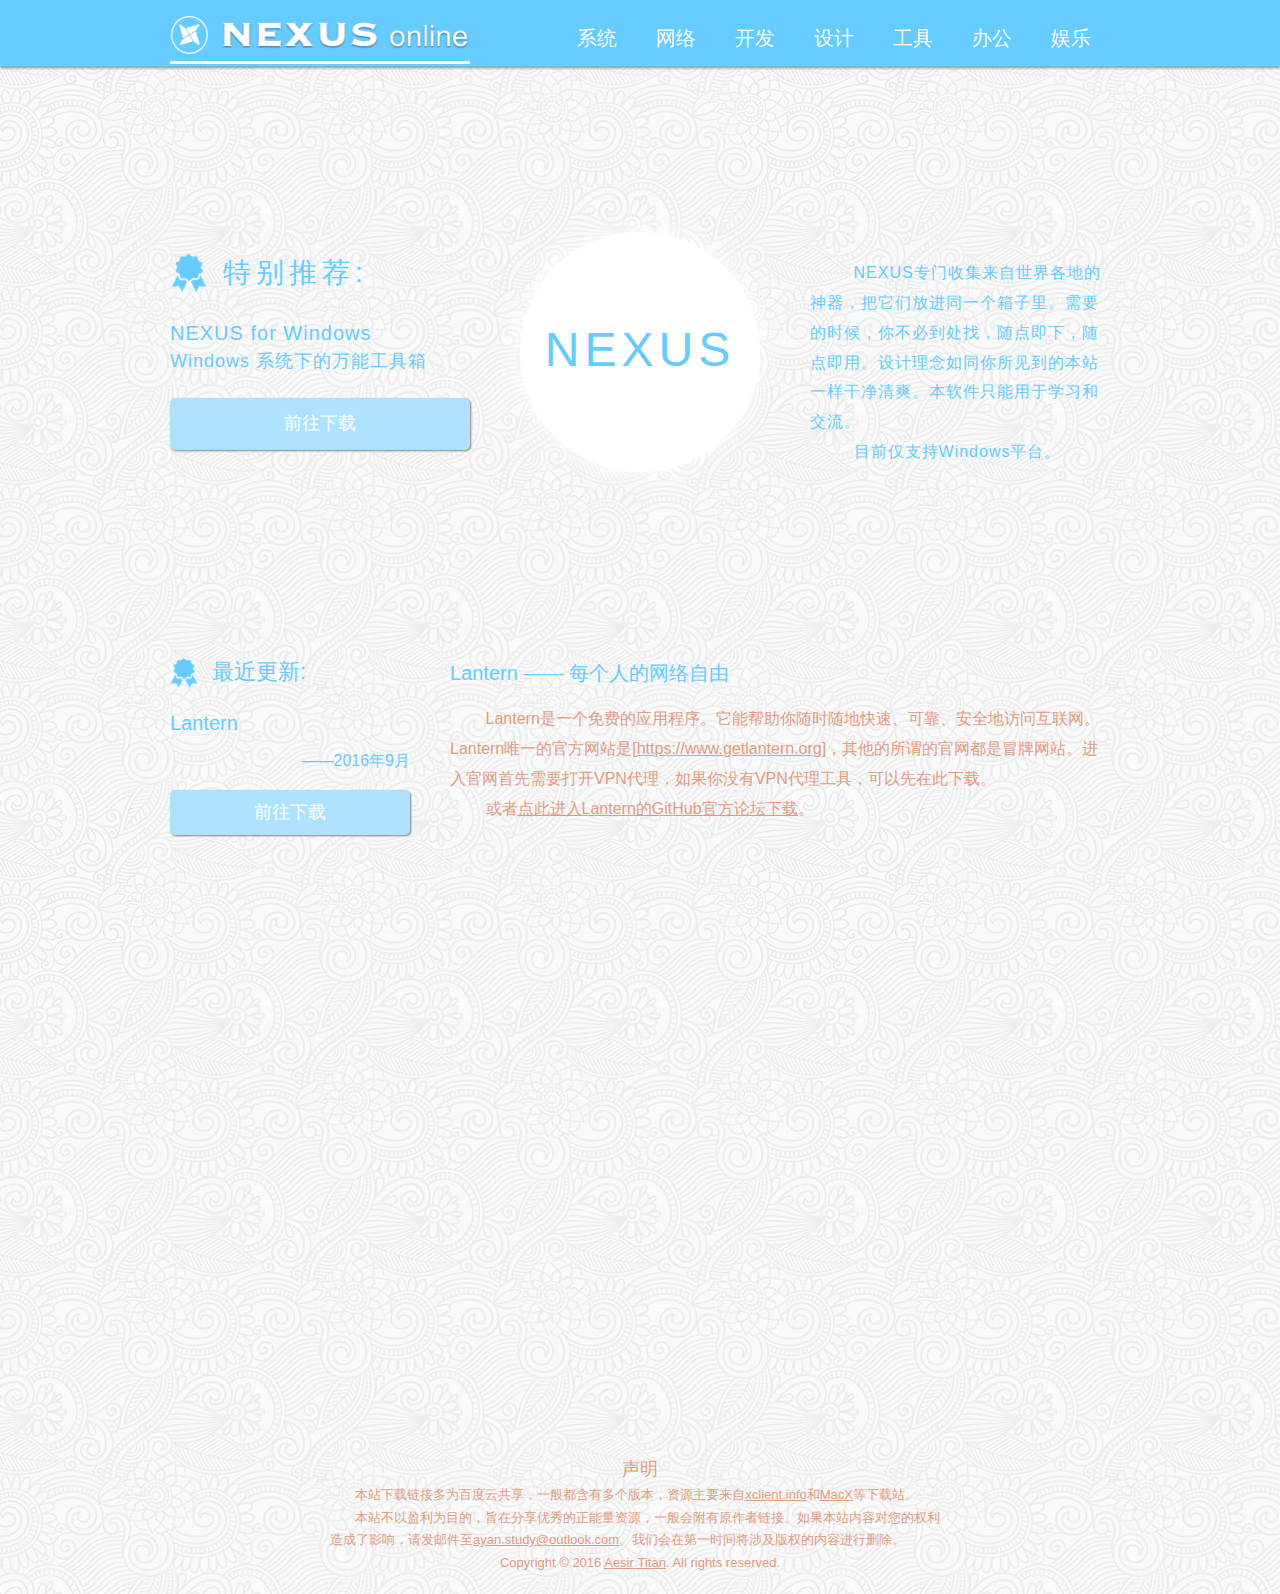
<file: index.html>
<!DOCTYPE html>
<html>
<head>
<meta charset="UTF-8">
<link rel="shortcut icon" type="image/x-icon" href="favicon.ico">
<link rel="apple-touch-icon" sizes="144x144" href="apple-touch-icon-144x144.png">
<link rel="apple-touch-icon" sizes="76x76" href="apple-touch-icon-76x76.png">
<meta name="msapplication-square70x70logo" content="mstile-70x70.png">
<link rel="shortcut icon" sizes="196x196" href="favicon-196x196.png">
<meta name="msapplication-square150x150logo" content="mstile-150x150.png">
<link rel="apple-touch-icon" sizes="72x72" href="apple-touch-icon-72x72.png">
<link rel="apple-touch-icon" sizes="57x57" href="apple-touch-icon-57x57.png">
<link rel="apple-touch-icon" sizes="60x60" href="apple-touch-icon-60x60.png">
<link rel="apple-touch-icon" sizes="152x152" href="apple-touch-icon-152x152.png">
<link rel="shortcut icon" sizes="96x96" href="favicon-96x96.png">
<meta name="msapplication-TileImage" content="mstile-144x144.png">
<link rel="apple-touch-icon" sizes="114x114" href="apple-touch-icon-114x114.png">
<link rel="apple-touch-icon" sizes="120x120" href="apple-touch-icon-120x120.png">
<meta name="viewport" content="width=960">
<style>.anim{visibility:hidden}</style>
<meta name="keywords" content="nexusonline">
<title>NEXUS online</title>
<link rel="stylesheet" type="text/css" href="css/site.20160929154046.css">
<!--[if lte IE 7]>
<link rel="stylesheet" type="text/css" href="css/site.20160929154046-lteIE7.css">
<![endif]-->
</head>
<body id="body">
<div class="vis pos size cont">
<div class="vis pos size cont-2">
<div class="pos-2 section">
<div class="vis pos-3 size-2 cont-3">
<div class="vis pos-4 size-3 colwrapper">
<div class="vis pos-5 size-4 cont-3">
<div class="vis pos-6 size-5 cont-4">
<a class="anchor" href="https://ayan.site">
<picture class="img-2">
<source srcset="images/logo-40.png 1x, images/logo-80.png 2x, images/logo-120.png 3x">
<img src="images/logo-40.png" alt="" class="js anim rotateIn img">
</picture>
</a>
</div>
<div class="vis pos-7 size-6 cont-5">
<a class="vis-2 pos-8 size-7 font button" href="#home">
Button
</a>
</div>
</div>
<div class="vis pos-9 size-8 cont-6"></div>
</div>
<ul class="menu-horizontal-dropdown vis-3 pos-10 size-9 menu" id="menu-1">
<li class="vis pos-5 size-10 menu-item">
<a class="menu-link" href="system.html">
<div class="menu-content">
<div class="vis pos-5 size-11 cont-7"></div>
<div class="vis pos-11 size-12 cont-3">
<div class="cont-3"><p class="para"><span class="font-2">&#x7cfb;&#x7edf;</span></p></div>
</div>
</div>
</a>
</li>
<li class="vis pos-7 size-10 menu-item">
<a class="menu-link" href="network.html">
<div class="menu-content">
<div class="vis pos-5 size-11 cont-7"></div>
<div class="vis pos-11 size-12 cont-3">
<div class="cont-3"><p class="para"><span class="font-2">&#x7f51;&#x7edc;</span></p></div>
</div>
</div>
</a>
</li>
<li class="vis pos-7 size-10 menu-item">
<a class="menu-link" href="developer.html">
<div class="menu-content">
<div class="vis pos-5 size-11 cont-7"></div>
<div class="vis pos-11 size-12 cont-3">
<div class="cont-3"><p class="para"><span class="font-2">&#x5f00;&#x53d1;</span></p></div>
</div>
</div>
</a>
</li>
<li class="vis pos-7 size-10 menu-item">
<a class="menu-link" href="designer.html">
<div class="menu-content">
<div class="vis pos-5 size-11 cont-7"></div>
<div class="vis pos-11 size-12 cont-3">
<div class="cont-3"><p class="para"><span class="font-2">&#x8bbe;&#x8ba1;</span></p></div>
</div>
</div>
</a>
</li>
<li class="vis pos-7 size-10 menu-item">
<a class="menu-link" href="tools.html">
<div class="menu-content">
<div class="vis pos-5 size-11 cont-7"></div>
<div class="vis pos-11 size-12 cont-3">
<div class="cont-3"><p class="para"><span class="font-2">&#x5de5;&#x5177;</span></p></div>
</div>
</div>
</a>
</li>
<li class="vis pos-7 size-10 menu-item">
<a class="menu-link" href="office.html">
<div class="menu-content">
<div class="vis pos-5 size-11 cont-7"></div>
<div class="vis pos-11 size-12 cont-3">
<div class="cont-3"><p class="para"><span class="font-2">&#x529e;&#x516c;</span></p></div>
</div>
</div>
</a>
</li>
<li class="vis pos-7 size-10 menu-item">
<a class="menu-link" href="entertainment.html">
<div class="menu-content">
<div class="vis pos-5 size-11 cont-7"></div>
<div class="vis pos-11 size-12 cont-3">
<div class="cont-3"><p class="para"><span class="font-2">&#x5a31;&#x4e50;</span></p></div>
</div>
</div>
</a>
</li>
</ul>
</div>
</div>
</div>
</div>
<div class="pos-12 section">
<a name="home" class="vis pos-5 size-13">
</a>
</div>
<div class="vis pos-13 size-14 cont-8">
<div class="vis pos size-14 cont-9">
<div class="pos-14 section">
<div class="vis pos-15 size-15 cont-10">
<div class="vis pos-5 size-15 cont-3">
<div class="vis pos-16 size-16 colwrapper">
<div class="vis pos-5 size-17 cont-3">
<div class="vis pos-5 size-18 cont-3">
<picture class="img-4 js-22">
<source data-srcset="images/diploma_1-46.png 1x, images/diploma_1-92.png 2x">
<img data-src="images/diploma_1-46.png" alt="" class="js-2 anim zoomIn img-3">
</picture>
</div>
<div class="vis pos-17 size-19 cont-3">
<div class="anim slideInUp js-3 cont-3"><p class="para-2"><span class="font-3">&#x7279;&#x522b;&#x63a8;&#x8350;:</span></p></div>
</div>
</div>
<div class="vis pos-18 size-20 cont-3">
<div class="anim slideInUp js-4 cont-3"><p class="para-3"><span class="font-4">NEXUS for Windows</span></p><p class="para-4"><span class="font-5">Windows &#x7cfb;&#x7edf;&#x4e0b;&#x7684;&#x4e07;&#x80fd;&#x5de5;&#x5177;&#x7bb1;</span></p></div>
</div>
<div class="anim flipInX js-5 vis pos-19 size-21 cont-11">
<a target="_blank" href="https://github.com/NEXUSonline/NEXUS-Windows/releases" class="vis-2 pos-8 size-22 font-6 button-2">
前往下载
</a>
</div>
</div>
<div class="vis pos-20 size-23 cont-3">
<div class="vis pos-5 size-23 cont-12">
<div class="vis pos-21 size-24 cont-13">
<div class="anim fadeIn js-6 cont-3"><p class="para-5"><span class="font-7">NEXUS</span></p></div>
</div>
</div>
</div>
<div class="vis pos-22 size-25 cont-3">
<div class="anim fadeIn js-7 cont-3"><p class="para-6"><span class="font-8">&nbsp;&nbsp;&nbsp;&nbsp;&nbsp;&nbsp;&nbsp;&nbsp;NEXUS&#x4e13;&#x95e8;&#x6536;&#x96c6;&#x6765;&#x81ea;&#x4e16;&#x754c;&#x5404;&#x5730;&#x7684;&#x795e;&#x5668;&#xff0c;&#x628a;&#x5b83;&#x4eec;&#x653e;&#x8fdb;&#x540c;&#x4e00;&#x4e2a;&#x7bb1;&#x5b50;&#x91cc;&#x3002;&#x9700;&#x8981;&#x7684;&#x65f6;&#x5019;&#xff0c;&#x4f60;&#x4e0d;&#x5fc5;&#x5230;&#x5904;&#x627e;&#xff0c;&#x968f;&#x70b9;&#x5373;&#x4e0b;&#xff0c;&#x968f;&#x70b9;&#x5373;&#x7528;&#x3002;&#x8bbe;&#x8ba1;&#x7406;&#x5ff5;&#x5982;&#x540c;&#x4f60;&#x6240;&#x89c1;&#x5230;&#x7684;&#x672c;&#x7ad9;&#x4e00;&#x6837;&#x5e72;&#x51c0;&#x6e05;&#x723d;&#x3002;&#x672c;&#x8f6f;&#x4ef6;&#x53ea;&#x80fd;&#x7528;&#x4e8e;&#x5b66;&#x4e60;&#x548c;&#x4ea4;&#x6d41;&#x3002;</span></p><p class="para-6"><span class="font-8">&nbsp;&nbsp;&nbsp;&nbsp;&nbsp;&nbsp;&nbsp;&nbsp;&#x76ee;&#x524d;&#x4ec5;&#x652f;&#x6301;Windows&#x5e73;&#x53f0;&#x3002;</span></p></div>
</div>
</div>
</div>
</div>
</div>
</div>
<div class="pos section">
<a name="anchor2" class="vis pos-5 size-13">
</a>
</div>
<div class="vis pos-23 size-26 cont-14">
<div class="vis pos size-26 cont-15">
<div class="pos section">
<div class="vis pos-15 size-27 cont-3">
<div class="vis pos-6 size-28 cont-16">
<picture class="img-6 js-23">
<source data-srcset="images/diploma_1-36.png 1x, images/diploma_1-72.png 2x, images/diploma_1-108.png 3x">
<img data-src="images/diploma_1-36.png" alt="" class="js-8 anim zoomIn img-5">
</picture>
</div>
<div class="vis pos-24 size-29 cont-17">
<div class="anim slideInUp js-9 cont-3"><p class="para-2"><span class="font-9">&#x6700;&#x8fd1;&#x66f4;&#x65b0;:</span></p></div>
</div>
<div class="vis pos-25 size-30 cont-18">
<div class="anim slideInUp js-10 cont-3"><p class="para-7"><span class="font-10">Lantern &mdash;&mdash; &#x6bcf;&#x4e2a;&#x4eba;&#x7684;&#x7f51;&#x7edc;&#x81ea;&#x7531;</span></p></div>
</div>
</div>
<div class="vis pos-3 size-31 cont-3">
<div class="vis pos-5 size-32 colwrapper">
<div class="vis pos-5 size-33 cont-19">
<div class="anim slideInRight js-11 cont-3"><p class="para-7"><span class="font-10">Lantern</span></p></div>
</div>
<div class="vis pos-5 size-34 cont-20">
<div class="anim slideInLeft js-12 cont-3"><p class="para-8"><span class="font-11">&mdash;&mdash;2016&#x5e74;9&#x6708;</span></p></div>
</div>
<div class="vis pos-5 size-35 cont-21">
<div class="vis pos-5 size-35 cont-22">
<div class="anim flipInX js-13 vis pos-5 size-36 cont-23">
<a class="vis-2 pos-8 size-37 font-12 button-2" href="network.html#top">
前往下载
</a>
</div>
</div>
</div>
</div>
<div class="vis pos-25 size-38 cont-21">
<div class="anim slideInUp js-14 cont-3"><p class="para-9"><span class="font-13">&nbsp;&nbsp;&nbsp;&nbsp;&nbsp;&nbsp;&nbsp;&nbsp;Lantern&#x662f;&#x4e00;&#x4e2a;&#x514d;&#x8d39;&#x7684;&#x5e94;&#x7528;&#x7a0b;&#x5e8f;&#x3002;&#x5b83;&#x80fd;&#x5e2e;&#x52a9;&#x4f60;&#x968f;&#x65f6;&#x968f;&#x5730;&#x5feb;&#x901f;&#x3001;&#x53ef;&#x9760;&#x3001;&#x5b89;&#x5168;&#x5730;&#x8bbf;&#x95ee;&#x4e92;&#x8054;&#x7f51;&#x3002;Lantern&#x552f;&#x4e00;&#x7684;&#x5b98;&#x65b9;&#x7f51;&#x7ad9;&#x662f;[</span><span class="font-14"><a target="_blank" href="https://www.getlantern.org">https://www.getlantern.org</a></span><span class="font-13">]&#xff0c;&#x5176;&#x4ed6;&#x7684;&#x6240;&#x8c13;&#x7684;&#x5b98;&#x7f51;&#x90fd;&#x662f;&#x5192;&#x724c;&#x7f51;&#x7ad9;&#x3002;&#x8fdb;&#x5165;&#x5b98;&#x7f51;&#x9996;&#x5148;&#x9700;&#x8981;&#x6253;&#x5f00;VPN&#x4ee3;&#x7406;&#xff0c;&#x5982;&#x679c;&#x4f60;&#x6ca1;&#x6709;VPN&#x4ee3;&#x7406;&#x5de5;&#x5177;&#xff0c;&#x53ef;&#x4ee5;&#x5148;&#x5728;&#x6b64;&#x4e0b;&#x8f7d;&#x3002;</span></p><p class="para-9"><span class="font-13">&nbsp;&nbsp;&nbsp;&nbsp;&nbsp;&nbsp;&nbsp;&nbsp;&#x6216;&#x8005;</span><span class="font-14"><a target="_blank" href="https://github.com/getlantern/forum/issues/833">&#x70b9;&#x6b64;&#x8fdb;&#x5165;Lantern&#x7684;GitHub&#x5b98;&#x65b9;&#x8bba;&#x575b;&#x4e0b;&#x8f7d;</a></span><span class="font-13">&#x3002;</span></p></div>
</div>
</div>
</div>
</div>
</div>
<div class="pos section">
<a name="anchor3" class="vis pos-5 size-13">
</a>
</div>
<div class="vis pos-23 size-26 cont-24">
<div class="vis pos size-26 cont-25">
<div class="pos section">
<div class="vis pos-15 size-27 cont-3">
<div class="vis pos-6 size-28 cont-26">
<picture class="img-6 js-24">
<source data-srcset="images/diploma_1-36.png 1x, images/diploma_1-72.png 2x, images/diploma_1-108.png 3x">
<img data-src="images/diploma_1-36.png" alt="" class="js-15 anim zoomIn img-5">
</picture>
</div>
<div class="vis pos-24 size-29 cont-27">
<div class="anim slideInUp js-16 cont-3"><p class="para-2"><span class="font-9">&#x6700;&#x8fd1;&#x66f4;&#x65b0;:</span></p></div>
</div>
<div class="vis pos-25 size-30 cont-28">
<div class="anim slideInUp js-17 cont-3"><p class="para-7"><span class="font-10"><a href="#anchor3">&#x70ed;&#x95e8;&#x5355;&#x673a;&#x6e38;&#x620f; &mdash;&mdash;</a></span><span class="font-10"><a href="#anchor3">&#x300a;</a></span><span class="font-10"><a href="#anchor3">&#x9965;&#x8352;</a></span><span class="font-10"><a href="#anchor3">&#x300b;</a></span></p></div>
</div>
</div>
<div class="vis pos-3 size-31 cont-3">
<div class="vis pos-5 size-32 colwrapper">
<div class="vis pos-5 size-33 cont-29">
<div class="anim slideInRight js-18 cont-3"><p class="para-7"><span class="font-10">Don't Starve</span></p></div>
</div>
<div class="vis pos-5 size-34 cont-30">
<div class="anim slideInLeft js-19 cont-3"><p class="para-8"><span class="font-11">&mdash;&mdash;2016&#x5e74;6&#x6708;</span></p></div>
</div>
<div class="vis pos-5 size-35 cont-31">
<div class="vis pos-5 size-35 cont-32">
<div class="anim flipInX js-20 vis pos-5 size-36 cont-33">
<a class="vis-2 pos-8 size-37 font-12 button-2" href="entertainment.html#item6">
前往下载
</a>
</div>
</div>
</div>
</div>
<div class="vis pos-25 size-38 cont-31">
<div class="anim slideInUp js-21 cont-3"><p class="para-9"><span class="font-13">&nbsp;&nbsp;&nbsp;&nbsp;&nbsp;&nbsp;&nbsp;&nbsp;&#x300a;&#x5de8;&#x4eba;&#x7684;&#x7edf;&#x6cbb;&#xff08;Reign of Giants&#xff09;&#x300b;&#x4e5f;&#x7ffb;&#x8bd1;&#x4e3a;&#x300a;&#x5de8;&#x4eba;&#x56fd;&#x300b;&#x662f;&#x751f;&#x5b58;&#x6e38;&#x620f;&#x300a;&#x9965;&#x8352;&#x300b;&#x7684;&#x6700;&#x65b0;DLC&#xff0c;&#x6e38;&#x620f;&#x4e2d;&#x52a0;&#x5165;&#x4e86;&#x65b0;&#x751f;&#x7269;&#x3001;&#x65b0;&#x9053;&#x5177;&#x3001;&#x56db;&#x5b63;&#x53d8;&#x6362;&#x7b49;&#x7b49;&#xff0c;&#x6700;&#x7279;&#x522b;&#x7684;&#x662f;&#x5404;&#x79cd;&#x5de8;&#x5927;&#x7684;&#x654c;&#x4eba;&#xff0c;&#x8fd9;&#x4e5f;&#x662f;&#x8be5;DLC&#x540d;&#x79f0;&#x7684;&#x7531;&#x6765;&#x3002;</span></p><p class="para-9"><span class="font-13">&nbsp;&nbsp;&nbsp;&nbsp;&nbsp;&nbsp;&nbsp;&nbsp;&#x9965;&#x8352;&#xff1a;&#x5de8;&#x4eba;&#x56fd;&#xff08;Don't Starve:Reign Of Giants&#xff09;&#x662f;&#x7531;&#x300a;&#x95ea;&#x514b;&#x300b;&#x5236;&#x9020;&#x7ec4;Klei&#x5236;&#x9020;&#x53d1;&#x884c;&#x7684;&#x4e00;&#x6b3e;&#x52a8;&#x4f5c;&#x5192;&#x9669;&#x7c7b;&#x6c42;&#x751f;&#x6e38;&#x620f;&#xff0c;&#x8bb2;&#x8ff0;&#x7684;&#x6545;&#x4e8b;&#x662f;&#x5173;&#x4e8e;&#x4e00;&#x540d;&#x79d1;&#x5b66;&#x5bb6;&#x88ab;&#x6076;&#x9b54;&#x4f20;&#x9001;&#x5230;&#x4e86;&#x5f02;&#x4e16;&#x754c;&#x8352;&#x91ce;&#x3002;&#x4ed6;&#x5fc5;&#x987b;&#x7528;&#x81ea;&#x5df1;&#x7684;&#x667a;&#x6167;&#x5728;&#x4e25;&#x9177;&#x7684;&#x91ce;&#x5916;&#x73af;&#x5883;&#x4e2d;&#x6c42;&#x751f;&#x3002;&#x5dee;&#x4e0d;&#x591a;&#x5c31;&#x662f;&#x300a;&#x4e1c;&#x4eac;&#x4e1b;&#x6797;&#x300b;&#x52a0;&#x4e0a;&#x80fd;&#x7075;&#x5de7;&#x6d3b;&#x52a8;&#x7684;&#x53cc;&#x624b;&#xff0c;&#x6216;&#x8005;&#x300a;&#x6211;&#x7684;&#x4e16;&#x754c;&#x300b;&#x52a0;&#x4e0a;&#x6d88;&#x5316;&#x7cfb;&#x7edf;&#x3002;</span></p></div>
</div>
</div>
</div>
</div>
</div>
<div class="pos-26 section">
<div class="vis pos-27 size-39 cont-34">
<div class="cont-3"><p class="para-10"><span class="font-15">&#x58f0;&#x660e;</span></p><p class="para-11"><span class="font-16">&nbsp;&nbsp;&nbsp;&nbsp;&nbsp;&nbsp;&nbsp;&#x672c;&#x7ad9;&#x4e0b;&#x8f7d;&#x94fe;&#x63a5;&#x591a;&#x4e3a;&#x767e;&#x5ea6;&#x4e91;&#x5171;&#x4eab;&#xff0c;&#x4e00;&#x822c;&#x90fd;&#x542b;&#x6709;&#x591a;&#x4e2a;&#x7248;&#x672c;&#xff0c;&#x8d44;&#x6e90;&#x4e3b;&#x8981;&#x6765;&#x81ea;</span><span class="font-17"><a target="_blank" href="http://xclient.info">xclient.info</a></span><span class="font-16">&#x548c;</span><span class="font-17"><a target="_blank" href="http://soft.macx.cn">MacX</a></span><span class="font-16">&#x7b49;&#x4e0b;&#x8f7d;&#x7ad9;&#x3002;</span></p><p class="para-11"><span class="font-16">&nbsp;&nbsp;&nbsp;&nbsp;&nbsp;&nbsp;&nbsp;&#x672c;&#x7ad9;&#x4e0d;&#x4ee5;&#x76c8;&#x5229;&#x4e3a;&#x76ee;&#x7684;&#xff0c;&#x65e8;&#x5728;&#x5206;&#x4eab;&#x4f18;&#x79c0;&#x7684;&#x6b63;&#x80fd;&#x91cf;&#x8d44;&#x6e90;&#xff0c;&#x4e00;&#x822c;&#x4f1a;&#x9644;&#x6709;&#x539f;&#x4f5c;&#x8005;&#x94fe;&#x63a5;&#x3002;&#x5982;&#x679c;&#x672c;&#x7ad9;&#x5185;&#x5bb9;&#x5bf9;&#x60a8;&#x7684;&#x6743;&#x5229;&#x9020;&#x6210;&#x4e86;&#x5f71;&#x54cd;&#xff0c;&#x8bf7;&#x53d1;&#x90ae;&#x4ef6;&#x81f3;</span><span class="font-17"><a href="javascript:em1();">ayan.study@outlook.com</a></span><span class="font-16">&#x3002;&#x6211;&#x4eec;&#x4f1a;&#x5728;&#x7b2c;&#x4e00;&#x65f6;&#x95f4;&#x5c06;&#x6d89;&#x53ca;&#x7248;&#x6743;&#x7684;&#x5185;&#x5bb9;&#x8fdb;&#x884c;&#x5220;&#x9664;&#x3002;</span></p><p class="para-12"><span class="font-16">Copyright &COPY; 2016 </span><span class="font-17"><a href="http://ayan.site">Aesir</a></span><span class="font-17"><a href="http://ayan.site">&nbsp;Titan</a></span><span class="font-16">. All rights reserved.</span></p></div>
</div>
</div>
<script type="text/javascript" src="js/jquery.js" defer></script>
<script type="text/javascript" src="js/woolite.js" defer></script>
<script type="text/javascript" src="js/jqueryui.js" defer></script>
<script type="text/javascript" src="js/menu.js" defer></script>
<script type="text/javascript" src="js/menu-horizontal-dropdown.js" defer></script>
<script type="text/javascript" src="js/stickyfill.js" defer></script>
<script type="text/javascript" src="js/unveil.js" defer></script>
<script type="text/javascript" src="js/index.20160929154046.js" defer></script>
<script type="text/javascript">
var ver=RegExp(/Mozilla\/5\.0 \(Linux; .; Android ([\d.]+)/).exec(navigator.userAgent);if(ver&&parseFloat(ver[1])<5){document.getElementsByTagName('body')[0].className+=' whitespacefix';}
</script>
</body>
</html>
</file>
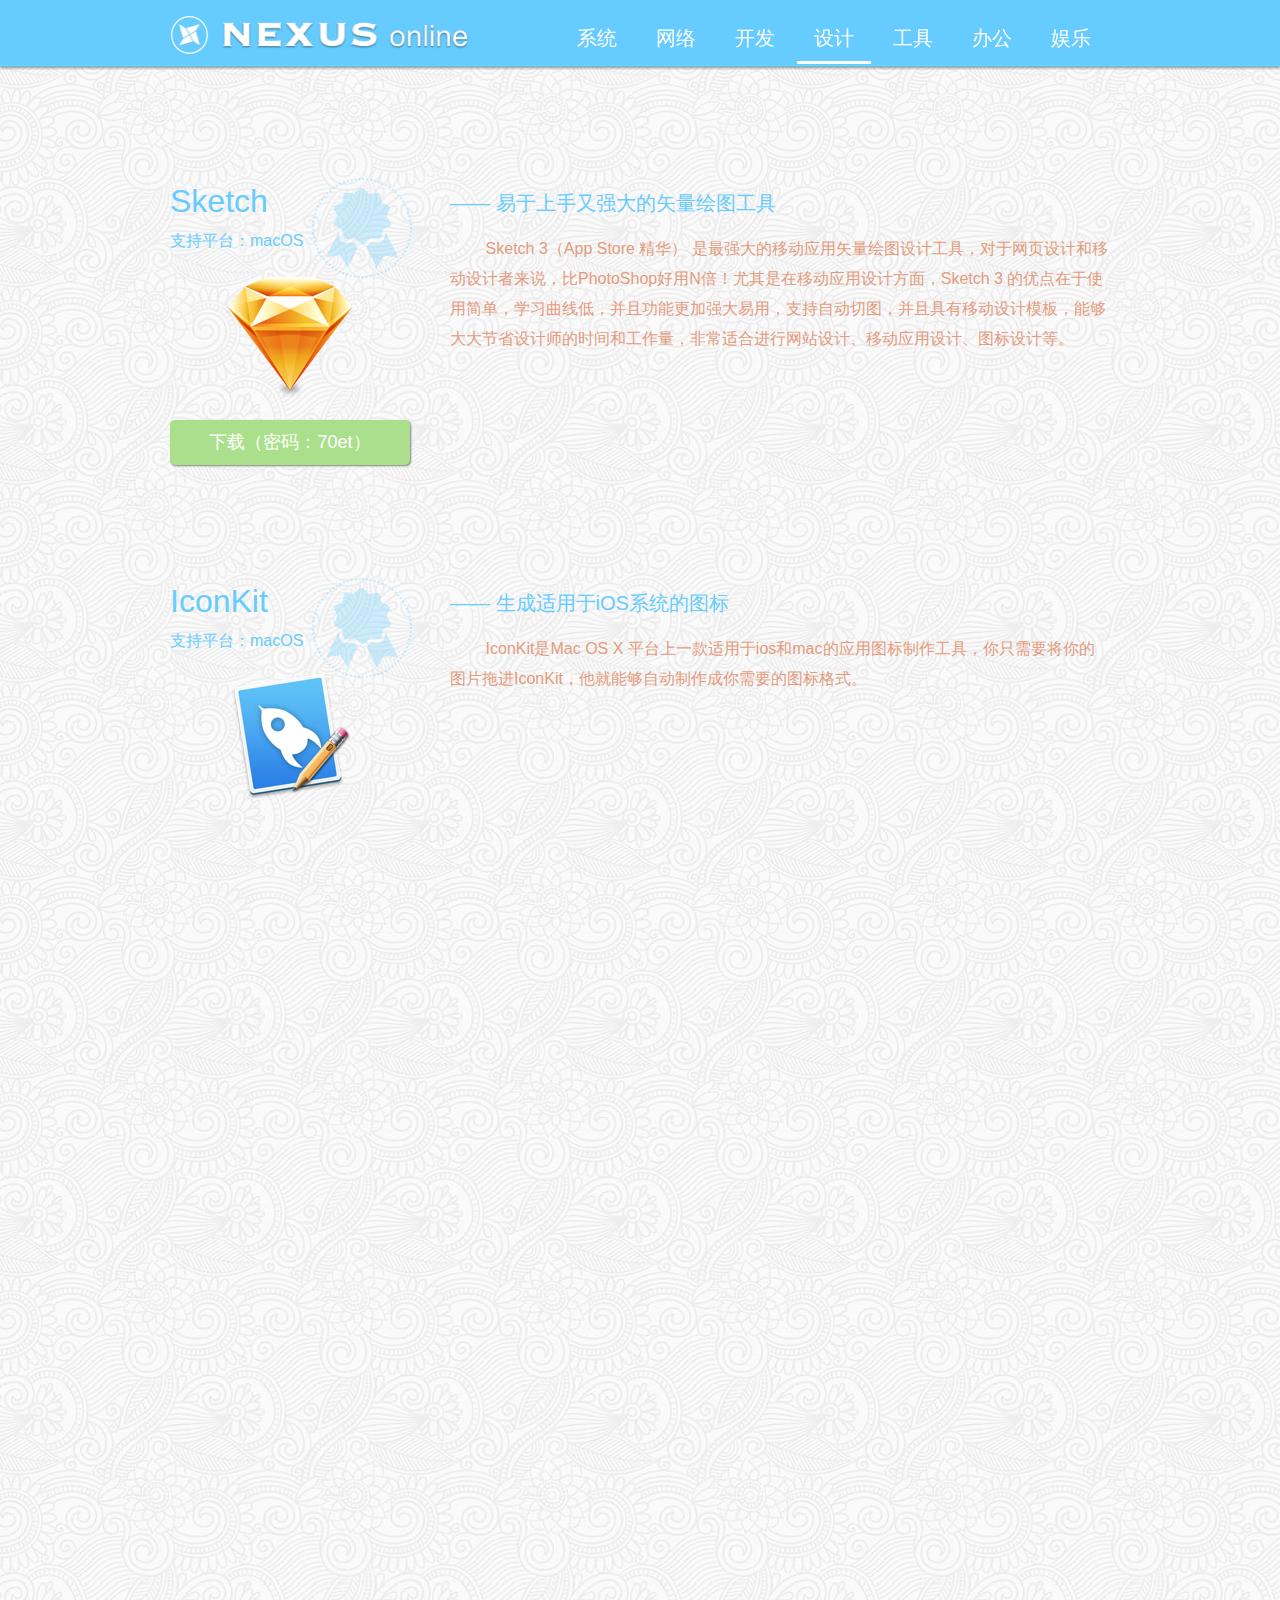
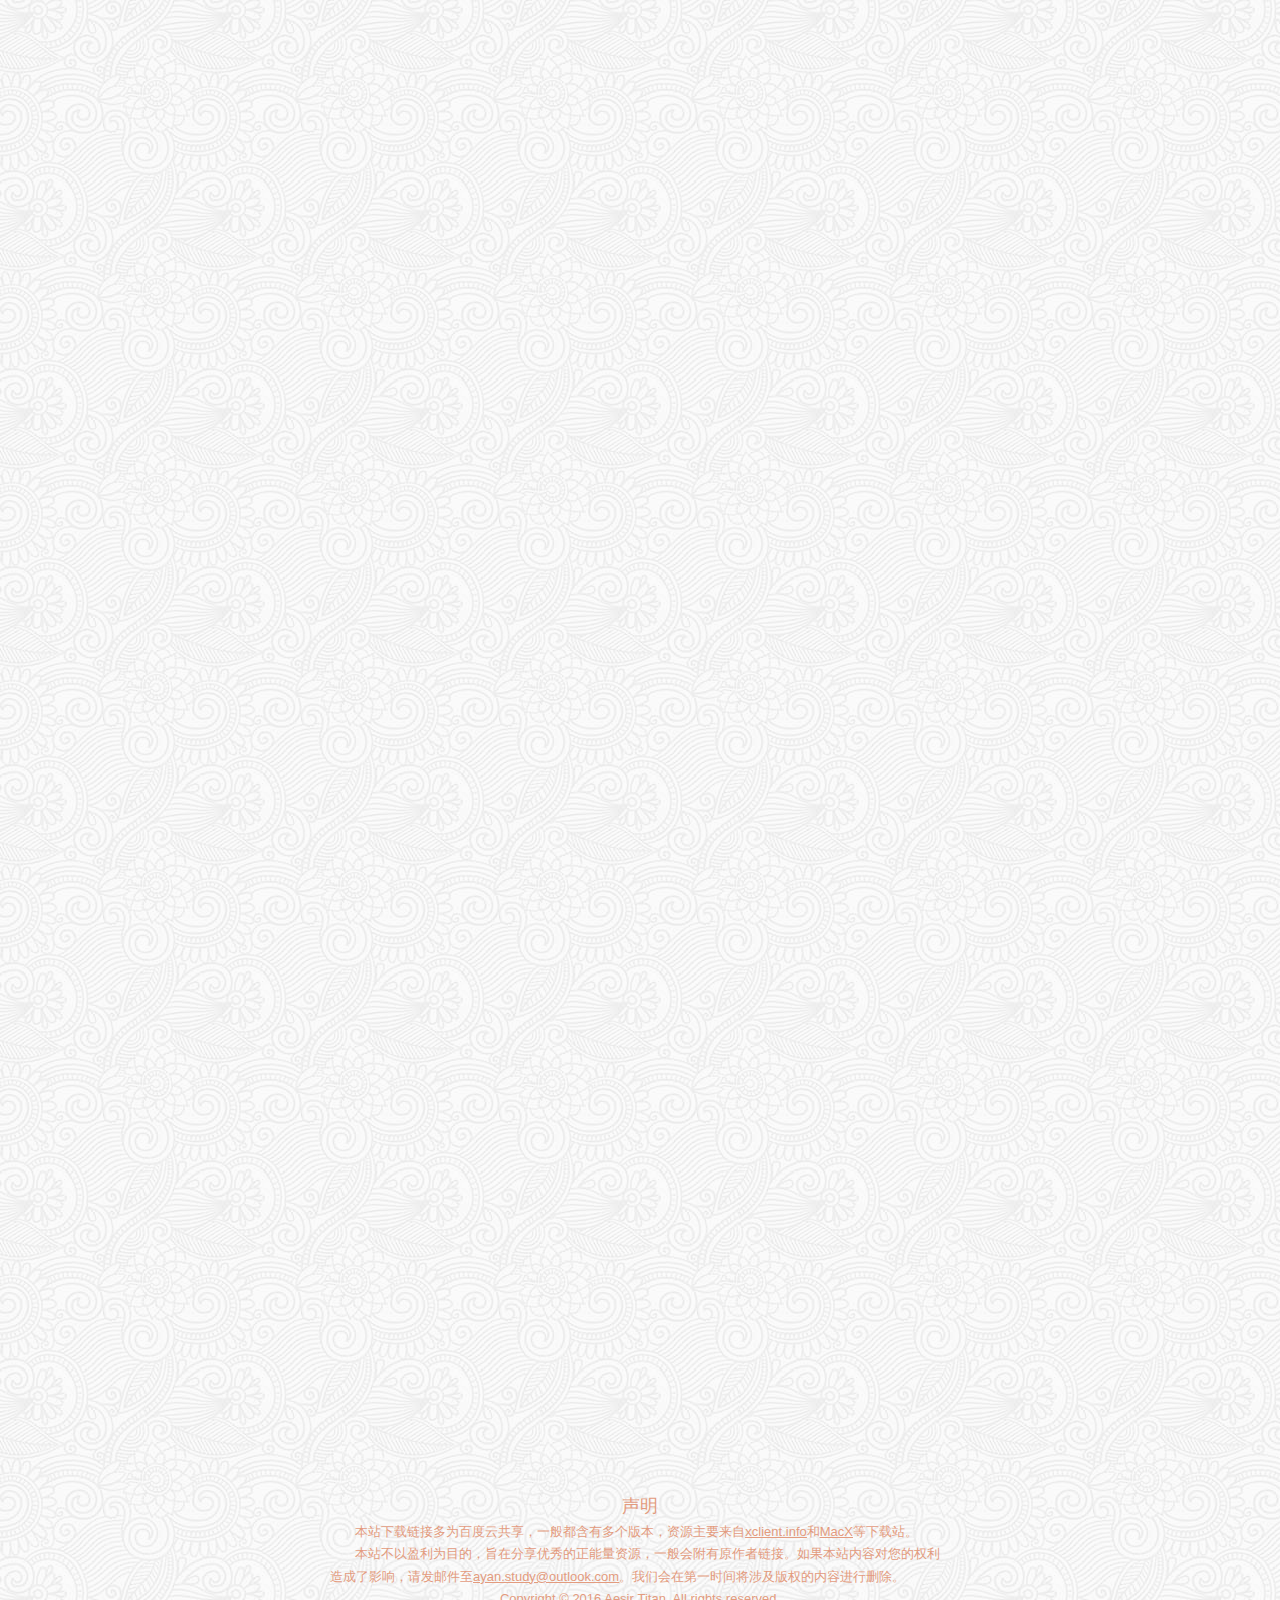
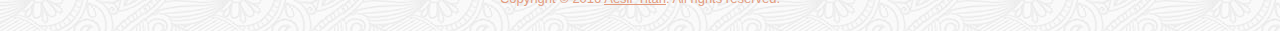
<file: designer.html>
<!DOCTYPE html>
<html>
<head>
<meta charset="UTF-8">
<link rel="shortcut icon" type="image/x-icon" href="favicon.ico">
<link rel="apple-touch-icon" sizes="144x144" href="apple-touch-icon-144x144.png">
<link rel="apple-touch-icon" sizes="76x76" href="apple-touch-icon-76x76.png">
<meta name="msapplication-square70x70logo" content="mstile-70x70.png">
<link rel="shortcut icon" sizes="196x196" href="favicon-196x196.png">
<meta name="msapplication-square150x150logo" content="mstile-150x150.png">
<link rel="apple-touch-icon" sizes="72x72" href="apple-touch-icon-72x72.png">
<link rel="apple-touch-icon" sizes="57x57" href="apple-touch-icon-57x57.png">
<link rel="apple-touch-icon" sizes="60x60" href="apple-touch-icon-60x60.png">
<link rel="apple-touch-icon" sizes="152x152" href="apple-touch-icon-152x152.png">
<link rel="shortcut icon" sizes="96x96" href="favicon-96x96.png">
<meta name="msapplication-TileImage" content="mstile-144x144.png">
<link rel="apple-touch-icon" sizes="114x114" href="apple-touch-icon-114x114.png">
<link rel="apple-touch-icon" sizes="120x120" href="apple-touch-icon-120x120.png">
<meta name="viewport" content="width=960">
<style>.anim{visibility:hidden}</style>
<title>Designer</title>
<link rel="stylesheet" type="text/css" href="css/site.20160929154046.css">
<!--[if lte IE 7]>
<link rel="stylesheet" type="text/css" href="css/site.20160929154046-lteIE7.css">
<![endif]-->
<!--[if lte IE 8]>
<link rel="stylesheet" type="text/css" href="css/site.20160929154046-lteIE8.css">
<![endif]-->
<!--[if gte IE 9]>
<link rel="stylesheet" type="text/css" href="css/site.20160929154046-gteIE9.css">
<![endif]-->
</head>
<body id="body-5">
<div class="vis pos size cont-222">
<div class="vis pos size cont-223">
<div class="pos-2 section">
<div class="vis pos-3 size-2 cont-3">
<div class="vis pos-28 size-5 cont-119">
<a class="anchor" href="https://ayan.site">
<picture class="img-2">
<source srcset="images/logo-40.png 1x, images/logo-80.png 2x, images/logo-120.png 3x">
<img src="images/logo-40.png" alt="" class="js-230 anim rotateIn img">
</picture>
</a>
</div>
<div class="vis pos-29 size-6 cont-122">
<a class="vis-2 pos-8 size-7 font button" href="index.html#home">
Button
</a>
</div>
<div class="vis pos-10 size-40 colwrapper">
<ul class="menu-horizontal-dropdown vis-3 pos-5 size-9 menu-5" id="menu-5">
<li class="vis pos-5 size-10 menu-item">
<a class="menu-link" href="system.html">
<div class="menu-content">
<div class="vis pos-5 size-11 cont-7"></div>
<div class="vis pos-11 size-12 cont-3">
<div class="cont-3"><p class="para"><span class="font-2">&#x7cfb;&#x7edf;</span></p></div>
</div>
</div>
</a>
</li>
<li class="vis pos-7 size-10 menu-item">
<a class="menu-link" href="network.html">
<div class="menu-content">
<div class="vis pos-5 size-11 cont-7"></div>
<div class="vis pos-11 size-12 cont-3">
<div class="cont-3"><p class="para"><span class="font-2">&#x7f51;&#x7edc;</span></p></div>
</div>
</div>
</a>
</li>
<li class="vis pos-7 size-10 menu-item">
<a class="menu-link" href="developer.html">
<div class="menu-content">
<div class="vis pos-5 size-11 cont-7"></div>
<div class="vis pos-11 size-12 cont-3">
<div class="cont-3"><p class="para"><span class="font-2">&#x5f00;&#x53d1;</span></p></div>
</div>
</div>
</a>
</li>
<li class="vis pos-7 size-10 menu-item">
<a class="menu-link" href="#">
<div class="menu-content">
<div class="vis pos-5 size-11 cont-7"></div>
<div class="vis pos-11 size-12 cont-3">
<div class="cont-3"><p class="para"><span class="font-2">&#x8bbe;&#x8ba1;</span></p></div>
</div>
</div>
</a>
</li>
<li class="vis pos-7 size-10 menu-item">
<a class="menu-link" href="tools.html">
<div class="menu-content">
<div class="vis pos-5 size-11 cont-7"></div>
<div class="vis pos-11 size-12 cont-3">
<div class="cont-3"><p class="para"><span class="font-2">&#x5de5;&#x5177;</span></p></div>
</div>
</div>
</a>
</li>
<li class="vis pos-7 size-10 menu-item">
<a class="menu-link" href="office.html">
<div class="menu-content">
<div class="vis pos-5 size-11 cont-7"></div>
<div class="vis pos-11 size-12 cont-3">
<div class="cont-3"><p class="para"><span class="font-2">&#x529e;&#x516c;</span></p></div>
</div>
</div>
</a>
</li>
<li class="vis pos-7 size-10 menu-item">
<a class="menu-link" href="entertainment.html">
<div class="menu-content">
<div class="vis pos-5 size-11 cont-7"></div>
<div class="vis pos-11 size-12 cont-3">
<div class="cont-3"><p class="para"><span class="font-2">&#x5a31;&#x4e50;</span></p></div>
</div>
</div>
</a>
</li>
</ul>
<div class="vis pos-50 size-41 cont-224"></div>
</div>
</div>
</div>
</div>
</div>
<div class="pos-46 section">
<div class="vis pos-34 size-43 cont-179">
<picture class="img-8 js-275">
<source data-srcset="images/diploma_1-96.png 1x">
<img data-src="images/diploma_1-96.png" alt="" class="js-231 anim zoomIn img-7">
</picture>
</div>
</div>
<div class="vis pos-35 size-14 cont-8">
<div class="vis pos size-14 cont-71">
<div class="pos section">
<div class="vis pos-3 size-44 cont-3">
<div class="vis pos-5 size-33 cont-72">
<div class="anim slideInUp js-232 cont-3"><p class="para-2"><span class="font-18">Sketch</span></p></div>
</div>
<div class="vis pos-25 size-30 cont-26">
<div class="anim slideInUp js-233 cont-3"><p class="para-7"><span class="font-10">&mdash;&mdash;</span><span class="font-10">&nbsp;</span><span class="font-10">&#x6613;&#x4e8e;&#x4e0a;&#x624b;&#x53c8;&#x5f3a;&#x5927;&#x7684;&#x77e2;&#x91cf;&#x7ed8;&#x56fe;&#x5de5;&#x5177;</span></p></div>
</div>
</div>
<div class="vis pos-3 size-45 cont-3">
<div class="vis pos-5 size-46 colwrapper">
<div class="vis pos-5 size-34 cont-27">
<div class="anim slideInUp js-234 cont-3"><p class="para-2"><span class="font-11">&#x652f;&#x6301;&#x5e73;&#x53f0;&#xff1a;macOS</span></p></div>
</div>
<div class="vis pos-5 size-32 cont-73">
<div class="vis pos-5 size-32 cont-74">
<div class="vis pos-36 size-47 cont-24">
<picture class="img-10 js-276">
<source data-srcset="images/app-2-555-128.png 1x, images/app-2-555-256.png 2x, images/app-2-555-384.png 3x">
<img data-src="images/app-2-555-128.png" alt="" class="js-235 anim rotateInUpLeft img-9">
</picture>
</div>
</div>
</div>
<div class="vis pos-5 size-35 cont-29">
<div class="vis pos-5 size-35 cont-32">
<div class="anim rotateInUpLeft js-236 vis pos-5 size-36 cont-33">
<a target="_blank" href="http://pan.baidu.com/s/1sl5p11r" class="vis-2 pos-8 size-37 font-12 button-3">
下载（密码：70et）
</a>
</div>
</div>
</div>
</div>
<div class="vis pos-25 size-48 cont-24">
<div class="anim slideInUp js-237 cont-3"><p class="para-9"><span class="font-13">&nbsp;&nbsp;&nbsp;&nbsp;&nbsp;&nbsp;&nbsp;&nbsp;Sketch 3&#xff08;App Store &#x7cbe;&#x534e;&#xff09; &#x662f;&#x6700;&#x5f3a;&#x5927;&#x7684;&#x79fb;&#x52a8;&#x5e94;&#x7528;&#x77e2;&#x91cf;&#x7ed8;&#x56fe;&#x8bbe;&#x8ba1;&#x5de5;&#x5177;&#xff0c;&#x5bf9;&#x4e8e;&#x7f51;&#x9875;&#x8bbe;&#x8ba1;&#x548c;&#x79fb;&#x52a8;&#x8bbe;&#x8ba1;&#x8005;&#x6765;&#x8bf4;&#xff0c;&#x6bd4;PhotoShop&#x597d;&#x7528;N&#x500d;&#xff01;&#x5c24;&#x5176;&#x662f;&#x5728;&#x79fb;&#x52a8;&#x5e94;&#x7528;&#x8bbe;&#x8ba1;&#x65b9;&#x9762;&#xff0c;Sketch 3 &#x7684;&#x4f18;&#x70b9;&#x5728;&#x4e8e;&#x4f7f;&#x7528;&#x7b80;&#x5355;&#xff0c;&#x5b66;&#x4e60;&#x66f2;&#x7ebf;&#x4f4e;&#xff0c;&#x5e76;&#x4e14;&#x529f;&#x80fd;&#x66f4;&#x52a0;&#x5f3a;&#x5927;&#x6613;&#x7528;&#xff0c;&#x652f;&#x6301;&#x81ea;&#x52a8;&#x5207;&#x56fe;&#xff0c;&#x5e76;&#x4e14;&#x5177;&#x6709;&#x79fb;&#x52a8;&#x8bbe;&#x8ba1;&#x6a21;&#x677f;&#xff0c;&#x80fd;&#x591f;&#x5927;&#x5927;&#x8282;&#x7701;&#x8bbe;&#x8ba1;&#x5e08;&#x7684;&#x65f6;&#x95f4;&#x548c;&#x5de5;&#x4f5c;&#x91cf;&#xff0c;&#x975e;&#x5e38;&#x9002;&#x5408;&#x8fdb;&#x884c;&#x7f51;&#x7ad9;&#x8bbe;&#x8ba1;&#x3001;&#x79fb;&#x52a8;&#x5e94;&#x7528;&#x8bbe;&#x8ba1;&#x3001;&#x56fe;&#x6807;&#x8bbe;&#x8ba1;&#x7b49;&#x3002;</span></p></div>
</div>
</div>
</div>
<div class="vis pos size-49 cont-75"></div>
</div>
</div>
<div class="pos-38 section">
<div class="vis pos-34 size-43 cont-186">
<picture class="img-8 js-277">
<source data-srcset="images/diploma_1-96.png 1x">
<img data-src="images/diploma_1-96.png" alt="" class="js-238 anim zoomIn img-7">
</picture>
</div>
</div>
<div class="vis pos-35 size-14 cont-180">
<div class="vis pos size-14 cont-42">
<div class="pos section">
<div class="vis pos-3 size-44 cont-3">
<div class="vis pos-5 size-33 cont-17">
<div class="anim slideInUp js-239 cont-3"><p class="para-2"><span class="font-18">IconKit</span></p></div>
</div>
<div class="vis pos-25 size-30 cont-18">
<div class="anim slideInUp js-240 cont-3"><p class="para-7"><span class="font-10">&mdash;&mdash;</span><span class="font-10">&nbsp;</span><span class="font-10">&#x751f;&#x6210;&#x9002;&#x7528;&#x4e8e;iOS&#x7cfb;&#x7edf;&#x7684;&#x56fe;&#x6807;</span></p></div>
</div>
</div>
<div class="vis pos-3 size-45 cont-3">
<div class="vis pos-5 size-46 colwrapper">
<div class="vis pos-5 size-34 cont-43">
<div class="anim slideInUp js-241 cont-3"><p class="para-2"><span class="font-11">&#x652f;&#x6301;&#x5e73;&#x53f0;&#xff1a;macOS</span></p></div>
</div>
<div class="vis pos-5 size-32 cont-44">
<div class="vis pos-5 size-32 cont-9">
<div class="vis pos-36 size-47 cont-10">
<picture class="img-10 js-278">
<source data-srcset="images/appicon-2-555-128.png 1x, images/appicon-2-555-256.png 2x, images/appicon-2-555-384.png 3x">
<img data-src="images/appicon-2-555-128.png" alt="" class="js-242 anim rotateInUpLeft img-9">
</picture>
</div>
</div>
</div>
<div class="vis pos-5 size-35 cont-23">
<div class="vis pos-5 size-35 cont-45">
<div class="anim rotateInUpLeft js-243 vis pos-5 size-36 cont-21">
<a target="_blank" href="http://pan.baidu.com/s/1mhMexSG" class="vis-2 pos-8 size-37 font-12 button-3">
下载（密码：gjqv）
</a>
</div>
</div>
</div>
</div>
<div class="vis pos-25 size-48 cont-10">
<div class="anim slideInUp js-244 cont-3"><p class="para-9"><span class="font-13">&nbsp;&nbsp;&nbsp;&nbsp;&nbsp;&nbsp;&nbsp;&nbsp;IconKit&#x662f;Mac OS X &#x5e73;&#x53f0;&#x4e0a;&#x4e00;&#x6b3e;&#x9002;&#x7528;&#x4e8e;ios&#x548c;mac&#x7684;&#x5e94;&#x7528;&#x56fe;&#x6807;&#x5236;&#x4f5c;&#x5de5;&#x5177;&#xff0c;&#x4f60;&#x53ea;&#x9700;&#x8981;&#x5c06;&#x4f60;&#x7684;&#x56fe;&#x7247;&#x62d6;&#x8fdb;IconKit&#xff0c;&#x4ed6;&#x5c31;&#x80fd;&#x591f;&#x81ea;&#x52a8;&#x5236;&#x4f5c;&#x6210;&#x4f60;&#x9700;&#x8981;&#x7684;&#x56fe;&#x6807;&#x683c;&#x5f0f;&#x3002;</span></p></div>
</div>
</div>
</div>
<div class="vis pos size-49 cont-46"></div>
</div>
</div>
<div class="vis pos size-14 cont-48">
<div class="vis pos size-14 cont-49">
<div class="pos section">
<div class="vis pos-3 size-44 cont-3">
<div class="vis pos-5 size-33 cont-50">
<div class="anim slideInUp js-245 cont-3"><p class="para-2"><span class="font-18">Icons8</span></p></div>
</div>
<div class="vis pos-25 size-30 cont-13">
<div class="anim slideInUp js-246 cont-3"><p class="para-7"><span class="font-10">&mdash;&mdash;</span><span class="font-10">&nbsp;</span><span class="font-10">&#x6d77;&#x91cf;&#x7cbe;&#x7f8e;&#x56fe;&#x6807;&#x76f4;&#x63a5;&#x83b7;&#x53d6;</span></p></div>
</div>
</div>
<div class="vis pos-3 size-45 cont-3">
<div class="vis pos-5 size-46 colwrapper">
<div class="vis pos-5 size-34 cont-11">
<div class="anim slideInUp js-247 cont-3"><p class="para-2"><span class="font-11">&#x652f;&#x6301;&#x5e73;&#x53f0;&#xff1a;Windows / macOS</span></p></div>
</div>
<div class="vis pos-5 size-32 cont-51">
<div class="vis pos-5 size-32 cont-52">
<div class="vis pos-36 size-47 cont-5">
<picture class="img-10 js-279">
<source data-srcset="images/icons8-555-128.png 1x, images/icons8-555-256.png 2x, images/icons8-555-384.png 3x">
<img data-src="images/icons8-555-128.png" alt="" class="js-248 anim rotateInUpLeft img-9">
</picture>
</div>
</div>
</div>
<div class="vis pos-5 size-35 cont-53">
<div class="vis pos-5 size-35 cont-54">
<div class="anim rotateInUpLeft js-249 vis pos-5 size-36 cont-55">
<a target="_blank" href="https://icons8.com/app" class="vis-2 pos-8 size-37 font-12 button-3">
官方下载
</a>
</div>
</div>
</div>
</div>
<div class="vis pos-25 size-48 cont-5">
<div class="anim slideInUp js-250 cont-3"><p class="para-9"><span class="font-13">&nbsp;&nbsp;&nbsp;&nbsp;&nbsp;&nbsp;&nbsp;&nbsp;Icons8&#x4f7f;&#x7528;&#x8d77;&#x6765;&#x5341;&#x5206;&#x65b9;&#x4fbf;&#xff0c;&#x5185;&#x7f6e;&#x6d77;&#x91cf;&#x7cbe;&#x7f8e;&#x56fe;&#x6807;&#xff0c;&#x53ef;&#x76f4;&#x63a5;&#x641c;&#x7d22;&#x3002;</span></p></div>
</div>
</div>
</div>
<div class="vis pos size-49 cont-56"></div>
</div>
</div>
<div class="vis pos size-14 cont-182">
<div class="vis pos size-14 cont-59">
<div class="pos section">
<div class="vis pos-3 size-44 cont-3">
<div class="vis pos-5 size-33 cont-60">
<div class="anim slideInUp js-251 cont-3"><p class="para-2"><span class="font-18">Sip</span></p></div>
</div>
<div class="vis pos-25 size-30 cont-61">
<div class="anim slideInUp js-252 cont-3"><p class="para-7"><span class="font-10">&mdash;&mdash;</span><span class="font-10">&nbsp;</span><span class="font-10">&#x5c4f;&#x5e55;&#x53d6;&#x8272;</span></p></div>
</div>
</div>
<div class="vis pos-3 size-45 cont-3">
<div class="vis pos-5 size-46 colwrapper">
<div class="vis pos-5 size-34 cont-62">
<div class="anim slideInUp js-253 cont-3"><p class="para-2"><span class="font-11">&#x652f;&#x6301;&#x5e73;&#x53f0;&#xff1a;macOS</span></p></div>
</div>
<div class="vis pos-5 size-32 cont-63">
<div class="vis pos-5 size-32 cont-64">
<div class="vis pos-36 size-47 cont-65">
<picture class="img-10 js-280">
<source data-srcset="images/appicon-4-555-128.png 1x, images/appicon-4-555-256.png 2x, images/appicon-4-555-384.png 3x">
<img data-src="images/appicon-4-555-128.png" alt="" class="js-254 anim rotateInUpLeft img-9">
</picture>
</div>
</div>
</div>
<div class="vis pos-5 size-35 cont-66">
<div class="vis pos-5 size-35 cont-67">
<div class="anim rotateInUpLeft js-255 vis pos-5 size-36 cont-68">
<a target="_blank" href="http://pan.baidu.com/s/1o7DSPAy" class="vis-2 pos-8 size-37 font-12 button-3">
下载（密码：dmzb）
</a>
</div>
</div>
</div>
</div>
<div class="vis pos-25 size-48 cont-65">
<div class="anim slideInUp js-256 cont-3"><p class="para-9"><span class="font-13">&nbsp;&nbsp;&nbsp;&nbsp;&nbsp;&nbsp;&nbsp;&nbsp;Sip&#x662f;&#x4e00;&#x6b3e;&#x6781;&#x7b80;&#x7684;&#x5c4f;&#x5e55;&#x53d6;&#x8272;&#x5de5;&#x5177;&#xff0c;&#x53ef;&#x4ee5;&#x628a;&#x53d6;&#x5230;&#x7684;&#x989c;&#x8272;&#x6309;&#x5404;&#x79cd;&#x683c;&#x5f0f;&#x590d;&#x5236;&#x5230;&#x526a;&#x5207;&#x677f;&#x3002;</span></p></div>
</div>
</div>
</div>
<div class="vis pos size-49 cont-69"></div>
</div>
</div>
<div class="vis pos size-14 cont-79">
<div class="vis pos size-14 cont-225">
<div class="pos section">
<div class="vis pos-3 size-44 cont-3">
<div class="vis pos-5 size-33 cont-177">
<div class="anim slideInUp js-257 cont-3"><p class="para-2"><span class="font-18">Axure</span></p></div>
</div>
<div class="vis pos-25 size-30 cont-82">
<div class="anim slideInUp js-258 cont-3"><p class="para-7"><span class="font-10">&mdash;&mdash;</span><span class="font-10">&nbsp;&#x4e13;&#x4e1a;&#x7684;&#x5feb;&#x901f;&#x539f;&#x578b;&#x8bbe;&#x8ba1;&#x5de5;&#x5177;</span></p></div>
</div>
</div>
<div class="vis pos-3 size-45 cont-3">
<div class="vis pos-5 size-46 colwrapper">
<div class="vis pos-5 size-34 cont-85">
<div class="anim slideInUp js-259 cont-3"><p class="para-2"><span class="font-11">&#x652f;&#x6301;&#x5e73;&#x53f0;&#xff1a;Windows / macOS</span></p></div>
</div>
<div class="vis pos-5 size-32 cont-87">
<div class="vis pos-5 size-32 cont-90">
<div class="vis pos-36 size-47 cont-91">
<picture class="img-10 js-281">
<source data-srcset="images/47699c88-7688-ad9a-d379-0e34629b53fa-128.png 1x, images/47699c88-7688-ad9a-d379-0e34629b53fa-256.png 2x">
<img data-src="images/47699c88-7688-ad9a-d379-0e34629b53fa-128.png" alt="" class="js-260 anim rotateInUpLeft img-9">
</picture>
</div>
</div>
</div>
<div class="vis pos-5 size-35 cont-226">
<div class="vis pos-5 size-35 cont-83">
<div class="anim rotateInUpLeft js-261 vis pos-5 size-36 cont-84">
<a target="_blank" href="http://pan.baidu.com/s/1dFHP2Lj" class="vis-2 pos-8 size-37 font-12 button-3">
下载（密码：552r）
</a>
</div>
</div>
</div>
</div>
<div class="vis pos-25 size-48 cont-91">
<div class="anim slideInUp js-262 cont-3"><p class="para-9"><span class="font-13">&nbsp;&nbsp;&nbsp;&nbsp;&nbsp;&nbsp;&nbsp;&nbsp;Axure RP&#x662f;&#x7f8e;&#x56fd;Axure Software Solution&#x516c;&#x53f8;&#x65d7;&#x8230;&#x4ea7;&#x54c1;&#xff0c;&#x662f;&#x4e00;&#x4e2a;&#x4e13;&#x4e1a;&#x7684;&#x5feb;&#x901f;&#x539f;&#x578b;&#x8bbe;&#x8ba1;&#x5de5;&#x5177;&#xff0c;&#x8ba9;&#x8d1f;&#x8d23;&#x5b9a;&#x4e49;&#x9700;&#x6c42;&#x548c;&#x89c4;&#x683c;&#x3001;&#x8bbe;&#x8ba1;&#x529f;&#x80fd;&#x548c;&#x754c;&#x9762;&#x7684;&#x4e13;&#x5bb6;&#x80fd;&#x591f;&#x5feb;&#x901f;&#x521b;&#x5efa;&#x5e94;&#x7528;&#x8f6f;&#x4ef6;&#x6216;Web&#x7f51;&#x7ad9;&#x7684;&#x7ebf;&#x6846;&#x56fe;&#x3001;&#x6d41;&#x7a0b;&#x56fe;&#x3001;&#x539f;&#x578b;&#x548c;&#x89c4;&#x683c;&#x8bf4;&#x660e;&#x6587;&#x6863;&#x3002;</span></p><p class="para-9"><span class="font-13">&#x4f5c;&#x4e3a;&#x4e13;&#x95e8;&#x7684;&#x539f;&#x578b;&#x8bbe;&#x8ba1;&#x5de5;&#x5177;&#xff0c;&#x5b83;&#x6bd4;&#x4e00;&#x822c;&#x521b;&#x5efa;&#x9759;&#x6001;&#x539f;&#x578b;&#x7684;&#x5de5;&#x5177;&#x5982;Visio&#x3001;Omnigraffle&#x3001;Illustrator&#x3001;Photoshop&#x3001;Dreamweaver&#x3001;Visual Studio&#x3001;FireWorks&#x8981;&#x5feb;&#x901f;&#x3001;&#x9ad8;&#x6548;&#x3002;</span></p></div>
</div>
</div>
</div>
<div class="vis pos size-49 cont-227"></div>
</div>
</div>
<div class="vis pos size-14 cont-80">
<div class="vis pos size-14 cont-228">
<div class="pos section">
<div class="vis pos-3 size-44 cont-3">
<div class="vis pos-5 size-33 cont-229">
<div class="anim slideInUp js-263 cont-3"><p class="para-2"><span class="font-18">Affinity Photo</span></p></div>
</div>
<div class="vis pos-25 size-30 cont-94">
<div class="anim slideInUp js-264 cont-3"><p class="para-7"><span class="font-10">&mdash;&mdash;</span><span class="font-10">&nbsp;&#x4e13;&#x4e1a;&#x7ea7;&#x4fee;&#x56fe;&#x8f6f;&#x4ef6;</span></p></div>
</div>
</div>
<div class="vis pos-3 size-45 cont-3">
<div class="vis pos-5 size-46 colwrapper">
<div class="vis pos-5 size-34 cont-97">
<div class="anim slideInUp js-265 cont-3"><p class="para-2"><span class="font-11">&#x652f;&#x6301;&#x5e73;&#x53f0;&#xff1a;macOS</span></p></div>
</div>
<div class="vis pos-5 size-32 cont-99">
<div class="vis pos-5 size-32 cont-102">
<div class="vis pos-36 size-47 cont-103">
<picture class="img-10 js-282">
<source data-srcset="images/be3a87fe-c8fa-20b1-20d0-7f6427ef5bb4-128.png 1x, images/be3a87fe-c8fa-20b1-20d0-7f6427ef5bb4-256.png 2x">
<img data-src="images/be3a87fe-c8fa-20b1-20d0-7f6427ef5bb4-128.png" alt="" class="js-266 anim rotateInUpLeft img-9">
</picture>
</div>
</div>
</div>
<div class="vis pos-5 size-35 cont-230">
<div class="vis pos-5 size-35 cont-95">
<div class="anim rotateInUpLeft js-267 vis pos-5 size-36 cont-96">
<a target="_blank" href="http://pan.baidu.com/s/1nuC9kCx" class="vis-2 pos-8 size-37 font-12 button-3">
下载（密码：5jm7）
</a>
</div>
</div>
</div>
</div>
<div class="vis pos-25 size-48 cont-103">
<div class="anim slideInUp js-268 cont-3"><p class="para-9"><span class="font-13">&nbsp;&nbsp;&nbsp;&nbsp;&nbsp;&nbsp;&nbsp;&nbsp;&#x88ab;&#x89c6;&#x4e3a;Photoshop&#x4ee3;&#x66ff;&#x54c1;&#x7684;&#x4e13;&#x4e1a;&#x4fee;&#x56fe;&#x8f6f;&#x4ef6;Affinity Photo&#xff0c;&#x5728;&#x4eca;&#x5e74;&#x63a8;&#x51fa;&#x65f6;&#x5df2;&#x5f15;&#x8d77;&#x76f8;&#x5f53;&#x5173;&#x6ce8;&#xff0c;&#x66f4;&#x5ba3;&#x5e03;&#x83b7;&#x82f9;&#x679c;&#x9009;&#x4e3a;2015&#x5e74;&#x5ea6;&#x6700;&#x4f73;Mac&#x8f6f;&#x4f5c;&#x3002;</span></p></div>
</div>
</div>
</div>
<div class="vis pos size-49 cont-231"></div>
</div>
</div>
<div class="vis pos size-14 cont-92">
<div class="vis pos size-14 cont-232">
<div class="pos section">
<div class="vis pos-3 size-44 cont-3">
<div class="vis pos-5 size-33 cont-197">
<div class="anim slideInUp js-269 cont-3"><p class="para-2"><span class="font-18">Affinity Designer</span></p></div>
</div>
<div class="vis pos-25 size-30 cont-106">
<div class="anim slideInUp js-270 cont-3"><p class="para-7"><span class="font-10">&mdash;&mdash;</span><span class="font-10">&nbsp;&#x4e00;&#x6b3e;&#x6700;&#x4e3a;&#x8fc5;&#x6377;&#x3001;&#x6d41;&#x7545;&#x3001;&#x7cbe;&#x786e;&#x7684;&#x77e2;&#x91cf;&#x56fe;&#x5f62;&#x8bbe;&#x8ba1;&#x5de5;&#x5177;</span></p></div>
</div>
</div>
<div class="vis pos-3 size-45 cont-3">
<div class="vis pos-5 size-46 colwrapper">
<div class="vis pos-5 size-34 cont-109">
<div class="anim slideInUp js-271 cont-3"><p class="para-2"><span class="font-11">&#x652f;&#x6301;&#x5e73;&#x53f0;&#xff1a;macOS</span></p></div>
</div>
<div class="vis pos-5 size-32 cont-111">
<div class="vis pos-5 size-32 cont-115">
<div class="vis pos-36 size-47 cont-116">
<picture class="img-10 js-283">
<source data-srcset="images/97e5a7ca-5ac7-7078-818e-0830aa03695f-128.png 1x, images/97e5a7ca-5ac7-7078-818e-0830aa03695f-256.png 2x">
<img data-src="images/97e5a7ca-5ac7-7078-818e-0830aa03695f-128.png" alt="" class="js-272 anim rotateInUpLeft img-9">
</picture>
</div>
</div>
</div>
<div class="vis pos-5 size-35 cont-233">
<div class="vis pos-5 size-35 cont-107">
<div class="anim rotateInUpLeft js-273 vis pos-5 size-36 cont-108">
<a target="_blank" href="http://pan.baidu.com/s/1b8lUay" class="vis-2 pos-8 size-37 font-12 button-3">
下载（密码：bttf）
</a>
</div>
</div>
</div>
</div>
<div class="vis pos-25 size-48 cont-116">
<div class="anim slideInUp js-274 cont-3"><p class="para-9"><span class="font-13">&nbsp;&nbsp;&nbsp;&nbsp;&nbsp;&nbsp;&nbsp;&nbsp;Affinity Designer&#x662f;&#x4e00;&#x6b3e; Mac OS X &#x4e0a;&#x7684;&#x4e13;&#x4e1a;&#x7684;&#x8bbe;&#x8ba1;&#x7ed8;&#x56fe;&#x5de5;&#x5177;&#xff0c;&#x4e3b;&#x8981;&#x7528;&#x4e8e;&#x77e2;&#x91cf;&#x56fe;&#x5f62;&#x7684;&#x7ed8;&#x5236;&#xff0c;&#x9002;&#x7528;&#x4e8e;&#x56fe;&#x6807;&#x3001;UI &#x8bbe;&#x8ba1;&#x3001;&#x7f51;&#x7ad9;&#x8bbe;&#x8ba1;&#x3001;&#x5ba3;&#x4f20;&#x7d20;&#x6750;&#x7b49;&#x56fe;&#x50cf;&#x7684;&#x5236;&#x4f5c;&#xff0c;&#x5177;&#x6709;&#x8f83;&#x5f3a;&#x7684;&#x6613;&#x7528;&#x6027;&#xff0c;&#x64cd;&#x4f5c;&#x4e5f;&#x5341;&#x5206;&#x65b9;&#x4fbf;&#x3002;</span></p></div>
</div>
</div>
</div>
<div class="vis pos size-49 cont-194"></div>
</div>
</div>
<div class="pos-51 section">
<div class="vis pos-27 size-39 cont-104">
<div class="cont-3"><p class="para-10"><span class="font-15">&#x58f0;&#x660e;</span></p><p class="para-11"><span class="font-16">&nbsp;&nbsp;&nbsp;&nbsp;&nbsp;&nbsp;&nbsp;&#x672c;&#x7ad9;&#x4e0b;&#x8f7d;&#x94fe;&#x63a5;&#x591a;&#x4e3a;&#x767e;&#x5ea6;&#x4e91;&#x5171;&#x4eab;&#xff0c;&#x4e00;&#x822c;&#x90fd;&#x542b;&#x6709;&#x591a;&#x4e2a;&#x7248;&#x672c;&#xff0c;&#x8d44;&#x6e90;&#x4e3b;&#x8981;&#x6765;&#x81ea;</span><span class="font-17"><a target="_blank" href="http://xclient.info">xclient.info</a></span><span class="font-16">&#x548c;</span><span class="font-17"><a target="_blank" href="http://soft.macx.cn">MacX</a></span><span class="font-16">&#x7b49;&#x4e0b;&#x8f7d;&#x7ad9;&#x3002;</span></p><p class="para-11"><span class="font-16">&nbsp;&nbsp;&nbsp;&nbsp;&nbsp;&nbsp;&nbsp;&#x672c;&#x7ad9;&#x4e0d;&#x4ee5;&#x76c8;&#x5229;&#x4e3a;&#x76ee;&#x7684;&#xff0c;&#x65e8;&#x5728;&#x5206;&#x4eab;&#x4f18;&#x79c0;&#x7684;&#x6b63;&#x80fd;&#x91cf;&#x8d44;&#x6e90;&#xff0c;&#x4e00;&#x822c;&#x4f1a;&#x9644;&#x6709;&#x539f;&#x4f5c;&#x8005;&#x94fe;&#x63a5;&#x3002;&#x5982;&#x679c;&#x672c;&#x7ad9;&#x5185;&#x5bb9;&#x5bf9;&#x60a8;&#x7684;&#x6743;&#x5229;&#x9020;&#x6210;&#x4e86;&#x5f71;&#x54cd;&#xff0c;&#x8bf7;&#x53d1;&#x90ae;&#x4ef6;&#x81f3;</span><span class="font-17"><a href="javascript:em1();">ayan.study@outlook.com</a></span><span class="font-16">&#x3002;&#x6211;&#x4eec;&#x4f1a;&#x5728;&#x7b2c;&#x4e00;&#x65f6;&#x95f4;&#x5c06;&#x6d89;&#x53ca;&#x7248;&#x6743;&#x7684;&#x5185;&#x5bb9;&#x8fdb;&#x884c;&#x5220;&#x9664;&#x3002;</span></p><p class="para-12"><span class="font-16">Copyright &COPY; 2016 </span><span class="font-17"><a href="http://ayan.site">Aesir</a></span><span class="font-17"><a href="http://ayan.site">&nbsp;Titan</a></span><span class="font-16">. All rights reserved.</span></p></div>
</div>
</div>
<script type="text/javascript" src="js/jquery.js" defer></script>
<script type="text/javascript" src="js/woolite.js" defer></script>
<script type="text/javascript" src="js/jqueryui.js" defer></script>
<script type="text/javascript" src="js/menu.js" defer></script>
<script type="text/javascript" src="js/menu-horizontal-dropdown.js" defer></script>
<script type="text/javascript" src="js/stickyfill.js" defer></script>
<script type="text/javascript" src="js/unveil.js" defer></script>
<script type="text/javascript" src="js/designer.20160929154046.js" defer></script>
<script type="text/javascript">
var ver=RegExp(/Mozilla\/5\.0 \(Linux; .; Android ([\d.]+)/).exec(navigator.userAgent);if(ver&&parseFloat(ver[1])<5){document.getElementsByTagName('body')[0].className+=' whitespacefix';}
</script>
</body>
</html>
</file>
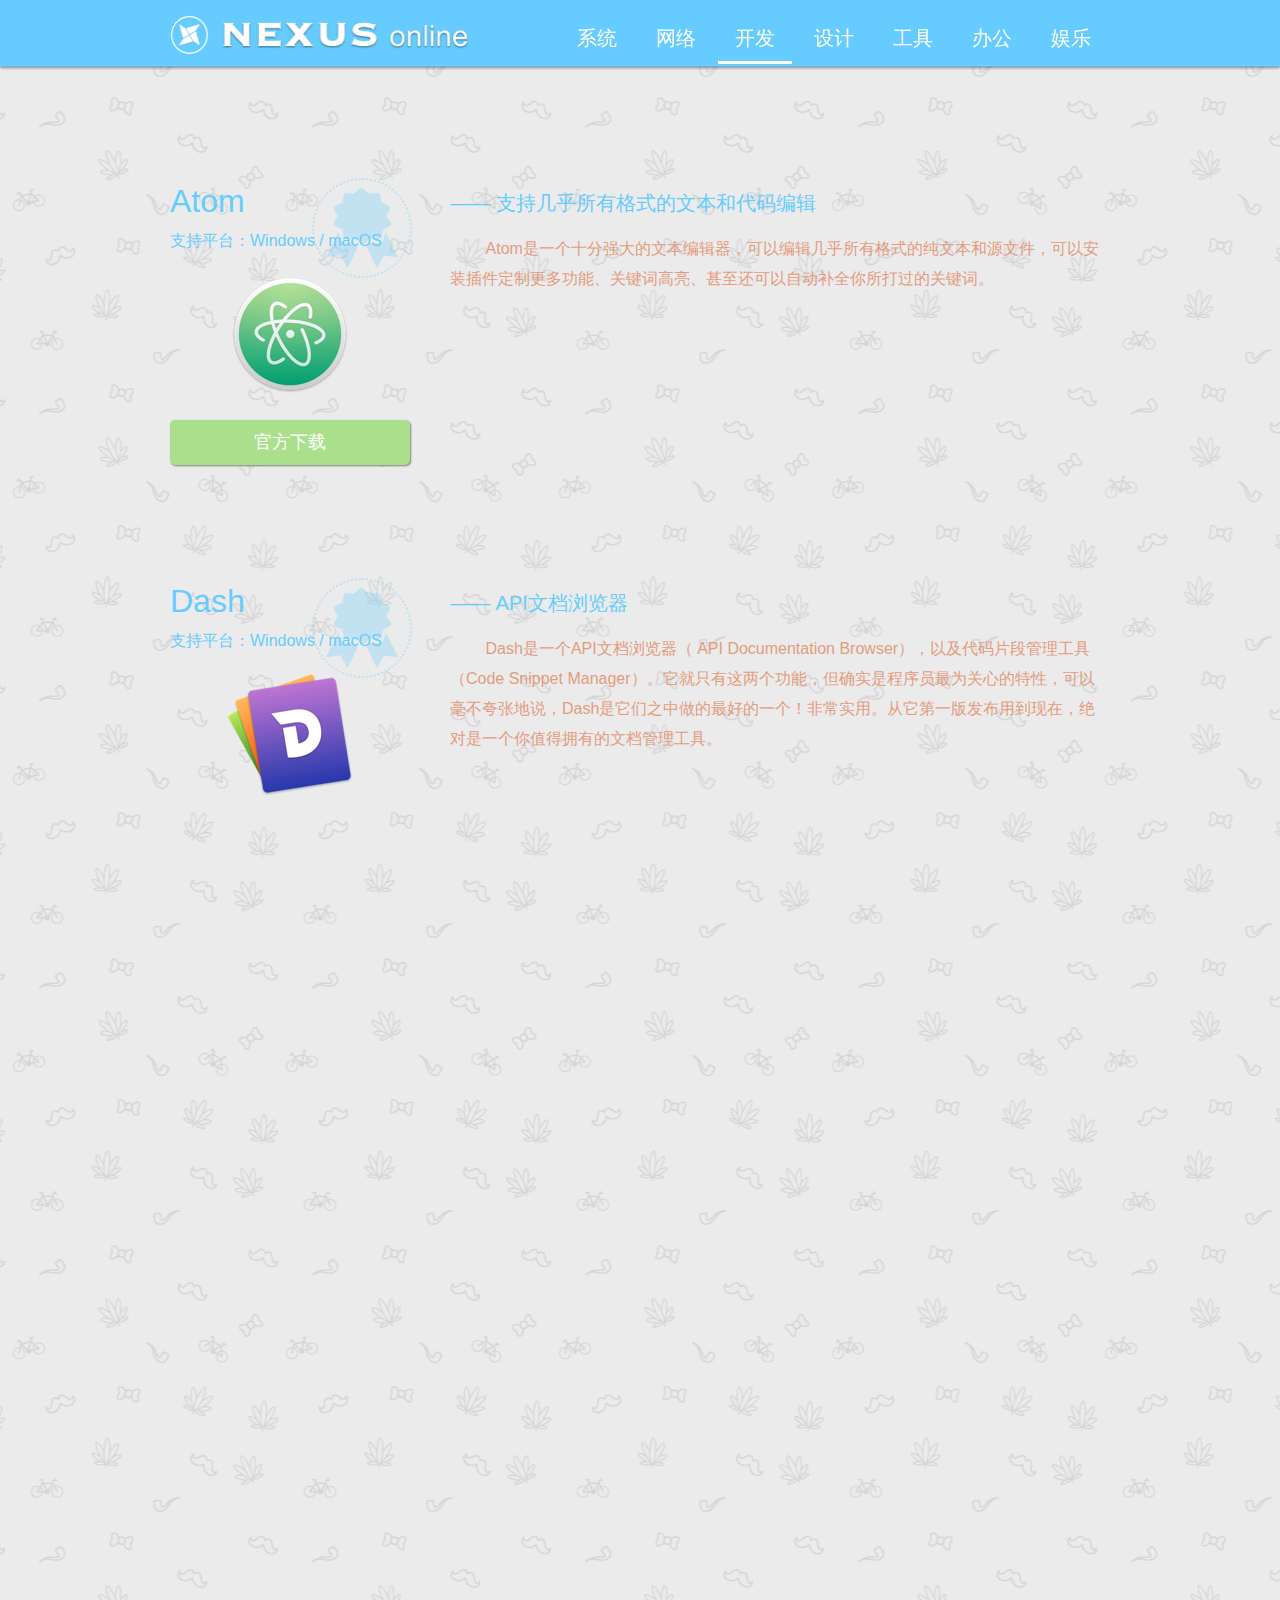
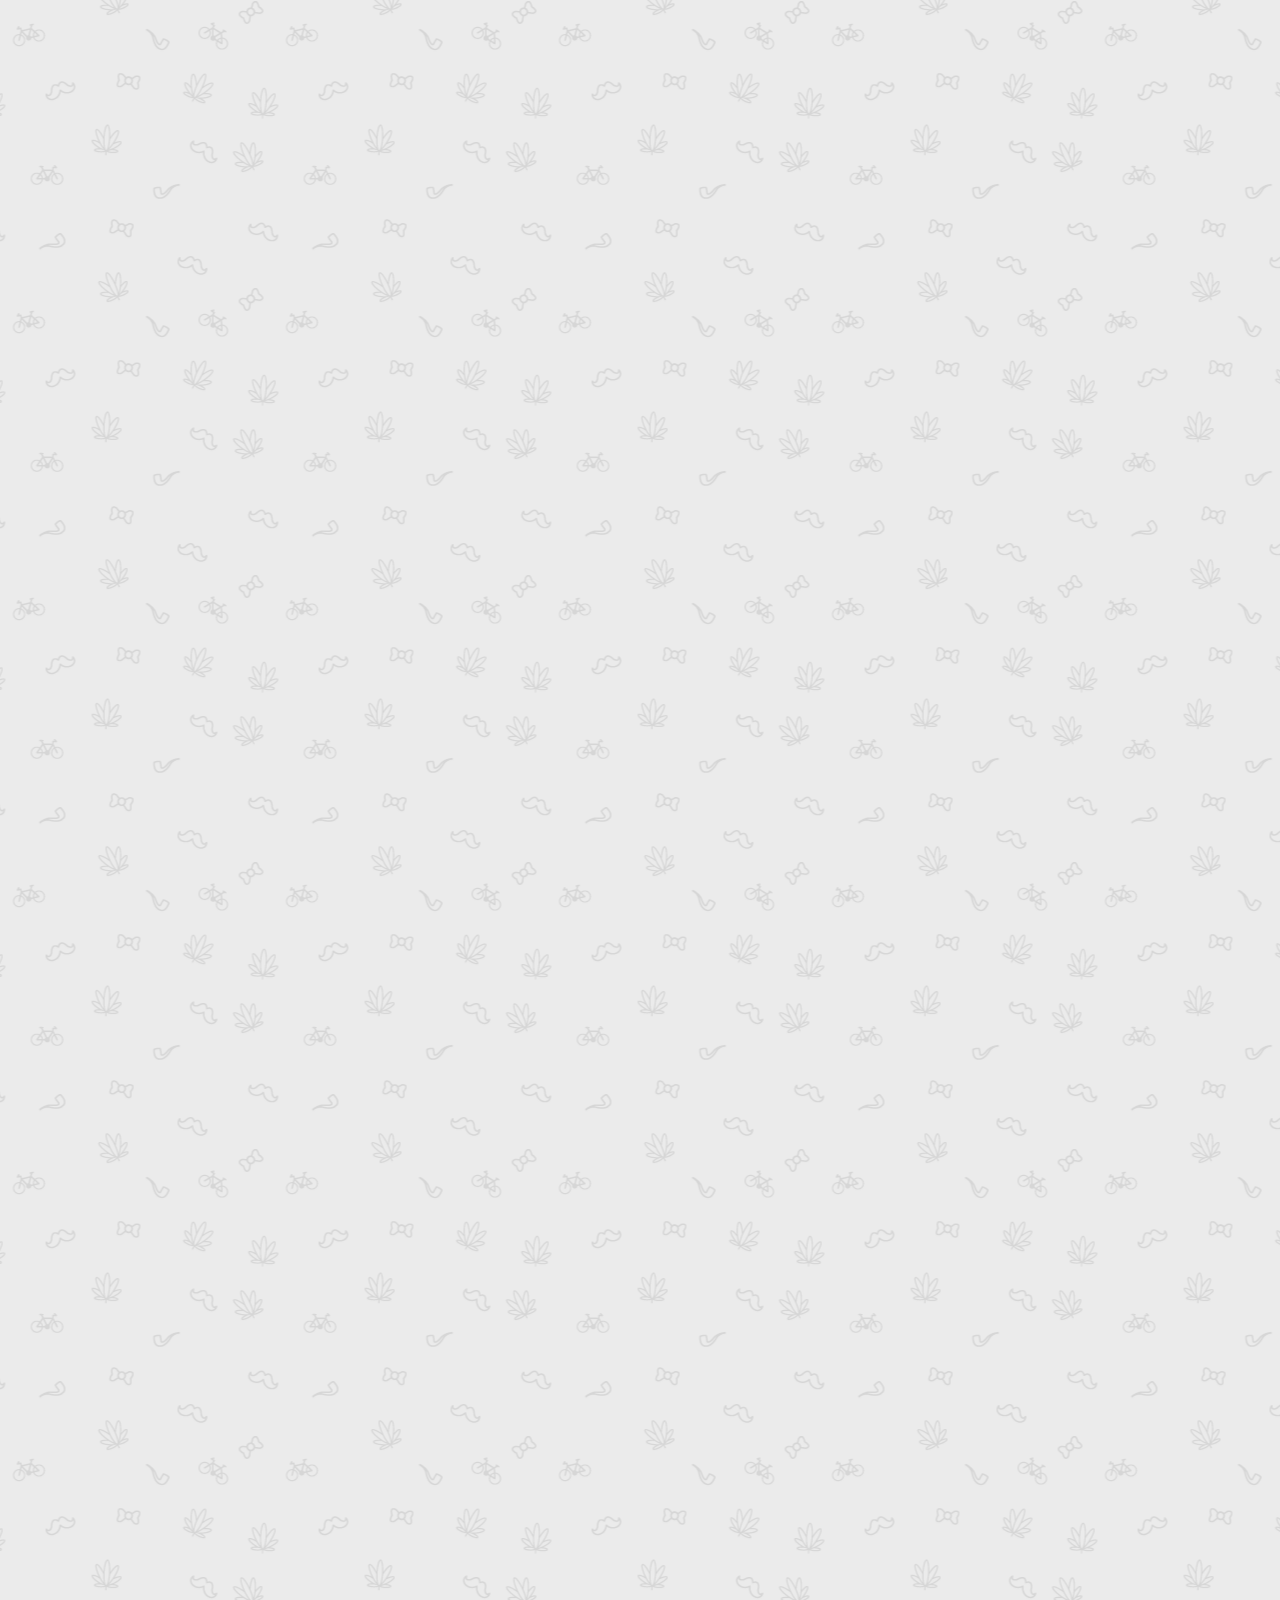
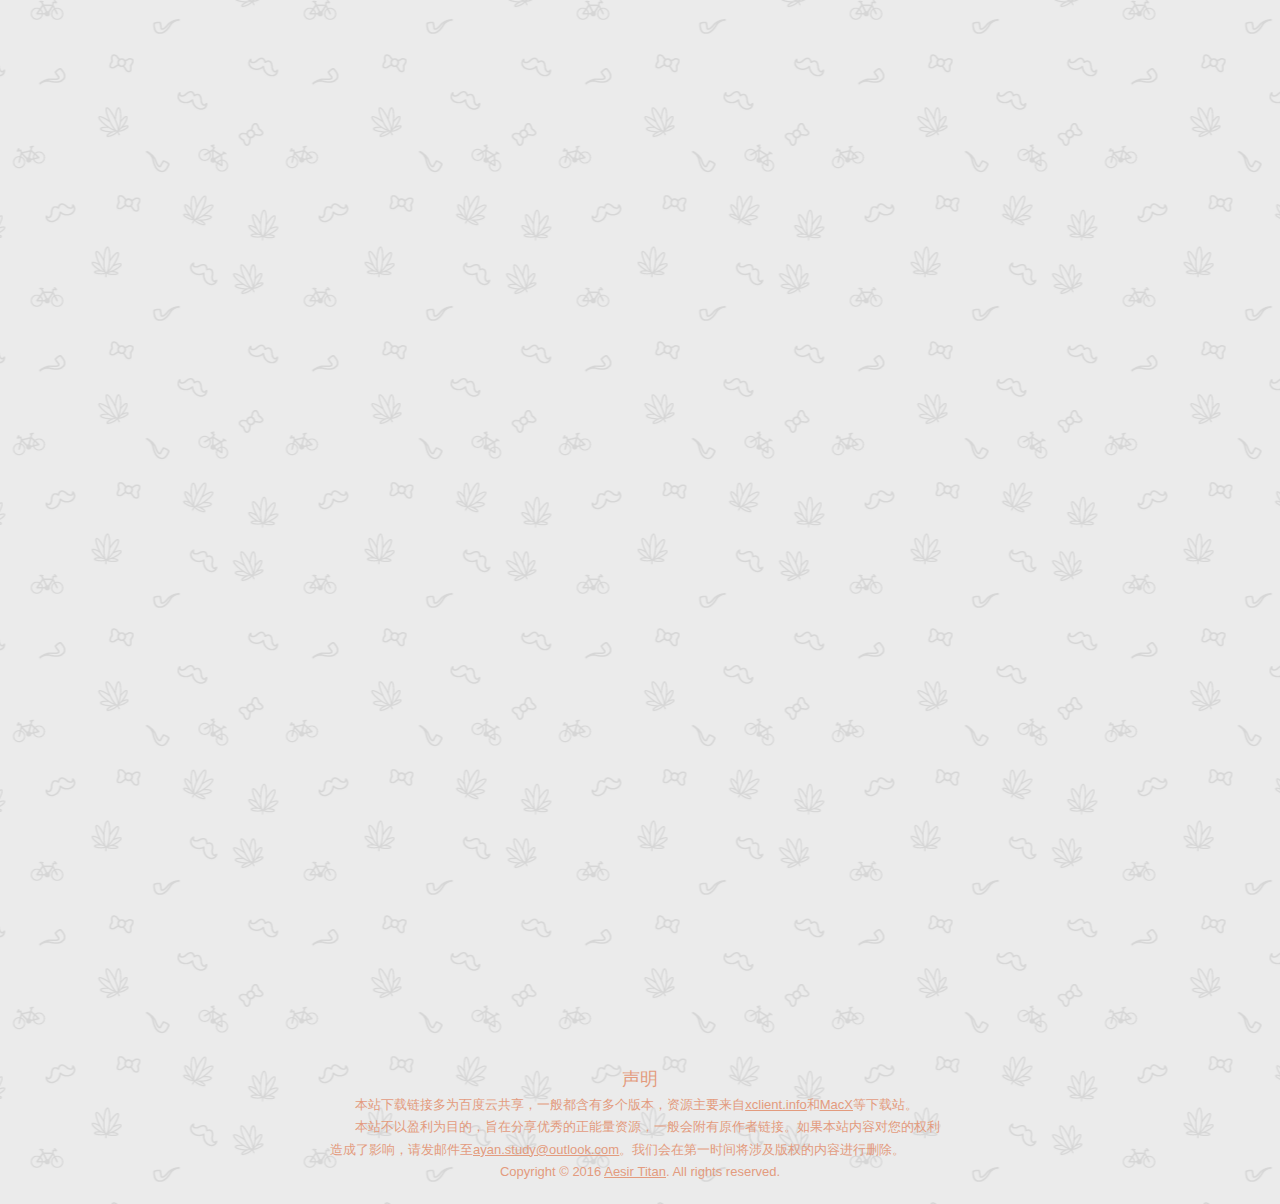
<file: developer.html>
<!DOCTYPE html>
<html>
<head>
<meta charset="UTF-8">
<link rel="shortcut icon" type="image/x-icon" href="favicon.ico">
<link rel="apple-touch-icon" sizes="144x144" href="apple-touch-icon-144x144.png">
<link rel="apple-touch-icon" sizes="76x76" href="apple-touch-icon-76x76.png">
<meta name="msapplication-square70x70logo" content="mstile-70x70.png">
<link rel="shortcut icon" sizes="196x196" href="favicon-196x196.png">
<meta name="msapplication-square150x150logo" content="mstile-150x150.png">
<link rel="apple-touch-icon" sizes="72x72" href="apple-touch-icon-72x72.png">
<link rel="apple-touch-icon" sizes="57x57" href="apple-touch-icon-57x57.png">
<link rel="apple-touch-icon" sizes="60x60" href="apple-touch-icon-60x60.png">
<link rel="apple-touch-icon" sizes="152x152" href="apple-touch-icon-152x152.png">
<link rel="shortcut icon" sizes="96x96" href="favicon-96x96.png">
<meta name="msapplication-TileImage" content="mstile-144x144.png">
<link rel="apple-touch-icon" sizes="114x114" href="apple-touch-icon-114x114.png">
<link rel="apple-touch-icon" sizes="120x120" href="apple-touch-icon-120x120.png">
<meta name="viewport" content="width=960">
<style>.anim{visibility:hidden}</style>
<title>Developer</title>
<link rel="stylesheet" type="text/css" href="css/site.20160929154046.css">
<!--[if lte IE 7]>
<link rel="stylesheet" type="text/css" href="css/site.20160929154046-lteIE7.css">
<![endif]-->
<!--[if lte IE 8]>
<link rel="stylesheet" type="text/css" href="css/site.20160929154046-lteIE8.css">
<![endif]-->
<!--[if gte IE 9]>
<link rel="stylesheet" type="text/css" href="css/site.20160929154046-gteIE9.css">
<![endif]-->
</head>
<body id="body-4">
<div class="vis pos size cont-183">
<div class="vis pos size cont-184">
<div class="pos-2 section">
<div class="vis pos-3 size-2 cont-3">
<div class="vis pos-28 size-5 cont-152">
<a class="anchor" href="https://ayan.site">
<picture class="img-2">
<source srcset="images/logo-40.png 1x, images/logo-80.png 2x, images/logo-120.png 3x">
<img src="images/logo-40.png" alt="" class="js-151 anim rotateIn img">
</picture>
</a>
</div>
<div class="vis pos-29 size-6 cont-153">
<a class="vis-2 pos-8 size-7 font button" href="index.html#home">
Button
</a>
</div>
<div class="vis pos-10 size-40 colwrapper">
<ul class="menu-horizontal-dropdown vis-3 pos-5 size-9 menu-4" id="menu-4">
<li class="vis pos-5 size-10 menu-item">
<a class="menu-link" href="system.html">
<div class="menu-content">
<div class="vis pos-5 size-11 cont-7"></div>
<div class="vis pos-11 size-12 cont-3">
<div class="cont-3"><p class="para"><span class="font-2">&#x7cfb;&#x7edf;</span></p></div>
</div>
</div>
</a>
</li>
<li class="vis pos-7 size-10 menu-item">
<a class="menu-link" href="network.html">
<div class="menu-content">
<div class="vis pos-5 size-11 cont-7"></div>
<div class="vis pos-11 size-12 cont-3">
<div class="cont-3"><p class="para"><span class="font-2">&#x7f51;&#x7edc;</span></p></div>
</div>
</div>
</a>
</li>
<li class="vis pos-7 size-10 menu-item">
<a class="menu-link" href="#">
<div class="menu-content">
<div class="vis pos-5 size-11 cont-7"></div>
<div class="vis pos-11 size-12 cont-3">
<div class="cont-3"><p class="para"><span class="font-2">&#x5f00;&#x53d1;</span></p></div>
</div>
</div>
</a>
</li>
<li class="vis pos-7 size-10 menu-item">
<a class="menu-link" href="designer.html">
<div class="menu-content">
<div class="vis pos-5 size-11 cont-7"></div>
<div class="vis pos-11 size-12 cont-3">
<div class="cont-3"><p class="para"><span class="font-2">&#x8bbe;&#x8ba1;</span></p></div>
</div>
</div>
</a>
</li>
<li class="vis pos-7 size-10 menu-item">
<a class="menu-link" href="tools.html">
<div class="menu-content">
<div class="vis pos-5 size-11 cont-7"></div>
<div class="vis pos-11 size-12 cont-3">
<div class="cont-3"><p class="para"><span class="font-2">&#x5de5;&#x5177;</span></p></div>
</div>
</div>
</a>
</li>
<li class="vis pos-7 size-10 menu-item">
<a class="menu-link" href="office.html">
<div class="menu-content">
<div class="vis pos-5 size-11 cont-7"></div>
<div class="vis pos-11 size-12 cont-3">
<div class="cont-3"><p class="para"><span class="font-2">&#x529e;&#x516c;</span></p></div>
</div>
</div>
</a>
</li>
<li class="vis pos-7 size-10 menu-item">
<a class="menu-link" href="entertainment.html">
<div class="menu-content">
<div class="vis pos-5 size-11 cont-7"></div>
<div class="vis pos-11 size-12 cont-3">
<div class="cont-3"><p class="para"><span class="font-2">&#x5a31;&#x4e50;</span></p></div>
</div>
</div>
</a>
</li>
</ul>
<div class="vis pos-45 size-41 cont-185"></div>
</div>
</div>
</div>
</div>
</div>
<div class="pos-46 section">
<div class="vis pos-34 size-43 cont-40">
<picture class="img-8 js-216">
<source data-srcset="images/diploma_1-96.png 1x">
<img data-src="images/diploma_1-96.png" alt="" class="js-152 anim zoomIn img-7">
</picture>
</div>
</div>
<div class="vis pos-35 size-14 cont-8">
<div class="vis pos size-14 cont-42">
<div class="pos section">
<div class="vis pos-3 size-44 cont-3">
<div class="vis pos-5 size-33 cont-17">
<div class="anim slideInUp js-153 cont-3"><p class="para-2"><span class="font-18">Atom</span></p></div>
</div>
<div class="vis pos-25 size-30 cont-18">
<div class="anim slideInUp js-154 cont-3"><p class="para-7"><span class="font-10">&mdash;&mdash;</span><span class="font-10">&nbsp;</span><span class="font-10">&#x652f;&#x6301;&#x51e0;&#x4e4e;&#x6240;&#x6709;&#x683c;&#x5f0f;&#x7684;&#x6587;&#x672c;&#x548c;&#x4ee3;&#x7801;&#x7f16;&#x8f91;</span></p></div>
</div>
</div>
<div class="vis pos-3 size-45 cont-3">
<div class="vis pos-5 size-46 colwrapper">
<div class="vis pos-5 size-34 cont-43">
<div class="anim slideInUp js-155 cont-3"><p class="para-2"><span class="font-11">&#x652f;&#x6301;&#x5e73;&#x53f0;&#xff1a;Windows / macOS</span></p></div>
</div>
<div class="vis pos-5 size-32 cont-44">
<div class="vis pos-5 size-32 cont-9">
<div class="vis pos-36 size-47 cont-10">
<picture class="img-10 js-217">
<source data-srcset="images/atom-555-128.png 1x, images/atom-555-256.png 2x, images/atom-555-384.png 3x">
<img data-src="images/atom-555-128.png" alt="" class="js-156 anim rotateInUpLeft img-9">
</picture>
</div>
</div>
</div>
<div class="vis pos-5 size-35 cont-23">
<div class="vis pos-5 size-35 cont-45">
<div class="anim rotateInUpLeft js-157 vis pos-5 size-36 cont-21">
<a target="_blank" href="https://atom.io" class="vis-2 pos-8 size-37 font-12 button-3">
官方下载
</a>
</div>
</div>
</div>
</div>
<div class="vis pos-25 size-48 cont-10">
<div class="anim slideInUp js-158 cont-3"><p class="para-9"><span class="font-13">&nbsp;&nbsp;&nbsp;&nbsp;&nbsp;&nbsp;&nbsp;&nbsp;Atom&#x662f;&#x4e00;&#x4e2a;&#x5341;&#x5206;&#x5f3a;&#x5927;&#x7684;&#x6587;&#x672c;&#x7f16;&#x8f91;&#x5668;&#xff0c;&#x53ef;&#x4ee5;&#x7f16;&#x8f91;&#x51e0;&#x4e4e;&#x6240;&#x6709;&#x683c;&#x5f0f;&#x7684;&#x7eaf;&#x6587;&#x672c;&#x548c;&#x6e90;&#x6587;&#x4ef6;&#xff0c;&#x53ef;&#x4ee5;&#x5b89;&#x88c5;&#x63d2;&#x4ef6;&#x5b9a;&#x5236;&#x66f4;&#x591a;&#x529f;&#x80fd;&#x3001;&#x5173;&#x952e;&#x8bcd;&#x9ad8;&#x4eae;&#x3001;&#x751a;&#x81f3;&#x8fd8;&#x53ef;&#x4ee5;&#x81ea;&#x52a8;&#x8865;&#x5168;&#x4f60;&#x6240;&#x6253;&#x8fc7;&#x7684;&#x5173;&#x952e;&#x8bcd;&#x3002;</span></p></div>
</div>
</div>
</div>
<div class="vis pos size-49 cont-46"></div>
</div>
</div>
<div class="pos-38 section">
<div class="vis pos-34 size-43 cont-186">
<picture class="img-8 js-218">
<source data-srcset="images/diploma_1-96.png 1x">
<img data-src="images/diploma_1-96.png" alt="" class="js-159 anim zoomIn img-7">
</picture>
</div>
</div>
<div class="vis pos-35 size-14 cont-41">
<div class="vis pos size-14 cont-71">
<div class="pos section">
<div class="vis pos-3 size-44 cont-3">
<div class="vis pos-5 size-33 cont-72">
<div class="anim slideInUp js-160 cont-3"><p class="para-2"><span class="font-18">Dash</span></p></div>
</div>
<div class="vis pos-25 size-30 cont-26">
<div class="anim slideInUp js-161 cont-3"><p class="para-7"><span class="font-10">&mdash;&mdash;</span><span class="font-10">&nbsp;</span><span class="font-10">API&#x6587;&#x6863;&#x6d4f;&#x89c8;&#x5668;</span></p></div>
</div>
</div>
<div class="vis pos-3 size-45 cont-3">
<div class="vis pos-5 size-46 colwrapper">
<div class="vis pos-5 size-34 cont-27">
<div class="anim slideInUp js-162 cont-3"><p class="para-2"><span class="font-11">&#x652f;&#x6301;&#x5e73;&#x53f0;&#xff1a;Windows / macOS</span></p></div>
</div>
<div class="vis pos-5 size-32 cont-73">
<div class="vis pos-5 size-32 cont-74">
<div class="vis pos-36 size-47 cont-24">
<picture class="img-10 js-219">
<source data-srcset="images/7e6e8159-1b10-e430-1248-33b2aa9efb73-555-128.png 1x, images/7e6e8159-1b10-e430-1248-33b2aa9efb73-555-256.png 2x, images/7e6e8159-1b10-e430-1248-33b2aa9efb73-555-384.png 3x">
<img data-src="images/7e6e8159-1b10-e430-1248-33b2aa9efb73-555-128.png" alt="" class="js-163 anim rotateInUpLeft img-9">
</picture>
</div>
</div>
</div>
<div class="vis pos-5 size-35 cont-29">
<div class="vis pos-5 size-35 cont-32">
<div class="anim rotateInUpLeft js-164 vis pos-5 size-36 cont-33">
<a target="_blank" href="http://pan.baidu.com/s/1sl494S1" class="vis-2 pos-8 size-37 font-12 button-3">
下载（密码：hy5m）
</a>
</div>
</div>
</div>
</div>
<div class="vis pos-25 size-48 cont-24">
<div class="anim slideInUp js-165 cont-3"><p class="para-9"><span class="font-13">&nbsp;&nbsp;&nbsp;&nbsp;&nbsp;&nbsp;&nbsp;&nbsp;Dash&#x662f;&#x4e00;&#x4e2a;API&#x6587;&#x6863;&#x6d4f;&#x89c8;&#x5668;&#xff08; API Documentation Browser&#xff09;&#xff0c;&#x4ee5;&#x53ca;&#x4ee3;&#x7801;&#x7247;&#x6bb5;&#x7ba1;&#x7406;&#x5de5;&#x5177;&#xff08;Code Snippet Manager&#xff09;&#x3002;&#x5b83;&#x5c31;&#x53ea;&#x6709;&#x8fd9;&#x4e24;&#x4e2a;&#x529f;&#x80fd;&#xff0c;&#x4f46;&#x786e;&#x5b9e;&#x662f;&#x7a0b;&#x5e8f;&#x5458;&#x6700;&#x4e3a;&#x5173;&#x5fc3;&#x7684;&#x7279;&#x6027;&#xff0c;&#x53ef;&#x4ee5;&#x6beb;&#x4e0d;&#x5938;&#x5f20;&#x5730;&#x8bf4;&#xff0c;Dash&#x662f;&#x5b83;&#x4eec;&#x4e4b;&#x4e2d;&#x505a;&#x7684;&#x6700;&#x597d;&#x7684;&#x4e00;&#x4e2a;&#xff01;&#x975e;&#x5e38;&#x5b9e;&#x7528;&#x3002;&#x4ece;&#x5b83;&#x7b2c;&#x4e00;&#x7248;&#x53d1;&#x5e03;&#x7528;&#x5230;&#x73b0;&#x5728;&#xff0c;&#x7edd;&#x5bf9;&#x662f;&#x4e00;&#x4e2a;&#x4f60;&#x503c;&#x5f97;&#x62e5;&#x6709;&#x7684;&#x6587;&#x6863;&#x7ba1;&#x7406;&#x5de5;&#x5177;&#x3002;</span></p></div>
</div>
</div>
</div>
<div class="vis pos size-49 cont-75"></div>
</div>
</div>
<div class="pos-38 section">
<div class="vis pos-34 size-43 cont-187">
<picture class="img-8 js-220">
<source data-srcset="images/diploma_1-96.png 1x">
<img data-src="images/diploma_1-96.png" alt="" class="js-166 anim zoomIn img-7">
</picture>
</div>
</div>
<div class="vis pos-35 size-14 cont-48">
<div class="vis pos size-14 cont-49">
<div class="pos section">
<div class="vis pos-3 size-44 cont-3">
<div class="vis pos-5 size-33 cont-50">
<div class="anim slideInUp js-167 cont-3"><p class="para-2"><span class="font-18">GitHub</span></p></div>
</div>
<div class="vis pos-25 size-30 cont-13">
<div class="anim slideInUp js-168 cont-3"><p class="para-7"><span class="font-10">&mdash;&mdash;</span><span class="font-10">&nbsp;</span><span class="font-10">&#x7a0b;&#x5e8f;&#x5458;&#x5fc5;&#x987b;&#x638c;&#x63e1;&#x7684;&#x4ee3;&#x7801;&#x6258;&#x7ba1;&#x5e73;&#x53f0;</span></p></div>
</div>
</div>
<div class="vis pos-3 size-45 cont-3">
<div class="vis pos-5 size-46 colwrapper">
<div class="vis pos-5 size-34 cont-11">
<div class="anim slideInUp js-169 cont-3"><p class="para-2"><span class="font-11">&#x652f;&#x6301;&#x5e73;&#x53f0;&#xff1a;Windows / macOS</span></p></div>
</div>
<div class="vis pos-5 size-32 cont-51">
<div class="vis pos-5 size-32 cont-52">
<div class="vis pos-36 size-47 cont-5">
<picture class="img-10 js-221">
<source data-srcset="images/appicon-release-555-128.png 1x, images/appicon-release-555-256.png 2x, images/appicon-release-555-384.png 3x">
<img data-src="images/appicon-release-555-128.png" alt="" class="js-170 anim rotateInUpLeft img-9">
</picture>
</div>
</div>
</div>
<div class="vis pos-5 size-35 cont-53">
<div class="vis pos-5 size-35 cont-54">
<div class="anim rotateInUpLeft js-171 vis pos-5 size-36 cont-55">
<a target="_blank" href="https://desktop.github.com" class="vis-2 pos-8 size-37 font-12 button-3">
官方下载
</a>
</div>
</div>
</div>
</div>
<div class="vis pos-25 size-48 cont-5">
<div class="anim slideInUp js-172 cont-3"><p class="para-9"><span class="font-13">&nbsp;&nbsp;&nbsp;&nbsp;&nbsp;&nbsp;&nbsp;&nbsp;Git&#x662f;&#x4e00;&#x4e2a;&#x5206;&#x5e03;&#x5f0f;&#x7684;&#x7248;&#x672c;&#x63a7;&#x5236;&#x7cfb;&#x7edf;&#xff0c;&#x6700;&#x521d;&#x7531;</span><span class="font-13"><a href="http://baike.baidu.com/view/518124.htm">Linus Torvalds</a></span><span class="font-13">&#x7f16;&#x5199;&#xff0c;&#x7528;&#x4f5c;</span><span class="font-13"><a href="http://baike.baidu.com/view/573460.htm">Linux&#x5185;&#x6838;</a></span><span class="font-13">&#x4ee3;&#x7801;&#x7684;&#x7ba1;&#x7406;&#x3002;&#x5728;&#x63a8;&#x51fa;&#x540e;&#xff0c;Git&#x5728;&#x5176;&#x5b83;&#x9879;&#x76ee;&#x4e2d;&#x4e5f;&#x53d6;&#x5f97;&#x4e86;&#x5f88;&#x5927;&#x6210;&#x529f;&#xff0c;&#x5c24;&#x5176;&#x662f;&#x5728;</span><span class="font-13"><a href="http://baike.baidu.com/subview/45135/5977034.htm">Ruby</a></span><span class="font-13">&#x793e;&#x533a;&#x4e2d;&#x3002;&#x76ee;&#x524d;&#xff0c;&#x5305;&#x62ec;</span><span class="font-13"><a href="http://baike.baidu.com/view/1772201.htm">Rubinius</a></span><span class="font-13">&#x3001;Merb&#x548c;Bitcoin&#x5728;&#x5185;&#x7684;&#x5f88;&#x591a;&#x77e5;&#x540d;&#x9879;&#x76ee;&#x90fd;&#x4f7f;&#x7528;&#x4e86;Git&#x3002;Git&#x540c;&#x6837;&#x53ef;&#x4ee5;&#x88ab;&#x8bf8;&#x5982;</span><span class="font-13"><a href="http://baike.baidu.com/view/7283319.htm">Capistrano</a></span><span class="font-13">&#x548c;Vlad the Deployer&#x8fd9;&#x6837;&#x7684;&#x90e8;&#x7f72;&#x5de5;&#x5177;&#x6240;&#x4f7f;&#x7528;&#x3002;</span></p></div>
</div>
</div>
</div>
<div class="vis pos size-49 cont-56"></div>
</div>
</div>
<div class="pos-38 section">
<div class="vis pos-34 size-43 cont-188">
<picture class="img-8 js-222">
<source data-srcset="images/diploma_1-96.png 1x">
<img data-src="images/diploma_1-96.png" alt="" class="js-173 anim zoomIn img-7">
</picture>
</div>
<a name="item5" class="vis pos-47 size-13">
</a>
</div>
<div class="vis pos-48 size-14 cont-189">
<div class="vis pos size-14 cont-59">
<div class="pos section">
<div class="vis pos-3 size-44 cont-3">
<div class="vis pos-5 size-33 cont-60">
<div class="anim slideInUp js-174 cont-3"><p class="para-2"><span class="font-18">Sparkle</span></p></div>
</div>
<div class="vis pos-25 size-30 cont-61">
<div class="anim slideInUp js-175 cont-3"><p class="para-7"><span class="font-10">&mdash;&mdash;</span><span class="font-10">&nbsp;</span><span class="font-10">&#x53ef;&#x89c6;&#x5316;&#x7f51;&#x9875;&#x8bbe;&#x8ba1;&#x5de5;&#x5177;</span></p></div>
</div>
</div>
<div class="vis pos-3 size-45 cont-3">
<div class="vis pos-5 size-46 colwrapper">
<div class="vis pos-5 size-34 cont-62">
<div class="anim slideInUp js-176 cont-3"><p class="para-2"><span class="font-11">&#x652f;&#x6301;&#x5e73;&#x53f0;&#xff1a;macOS</span></p></div>
</div>
<div class="vis pos-5 size-32 cont-63">
<div class="vis pos-5 size-32 cont-64">
<div class="vis pos-36 size-47 cont-65">
<picture class="img-10 js-223">
<source data-srcset="images/sparkle-555-128.png 1x, images/sparkle-555-256.png 2x, images/sparkle-555-384.png 3x">
<img data-src="images/sparkle-555-128.png" alt="" class="js-177 anim rotateInUpLeft img-9">
</picture>
</div>
</div>
</div>
<div class="vis pos-5 size-35 cont-66">
<div class="vis pos-5 size-35 cont-67">
<div class="anim rotateInUpLeft js-178 vis pos-5 size-36 cont-68">
<a target="_blank" href="http://pan.baidu.com/s/1eSug9hC" class="vis-2 pos-8 size-37 font-12 button-3">
下载（密码：z6zx）
</a>
</div>
</div>
</div>
</div>
<div class="vis pos-25 size-48 cont-65">
<div class="anim slideInUp js-179 cont-3"><p class="para-9"><span class="font-13">&nbsp;&nbsp;&nbsp;&nbsp;&nbsp;&nbsp;&nbsp;&nbsp;Sparkle&#x662f;Mac&#x4e0a;&#x7684;&#x4e00;&#x6b3e;&#x5f3a;&#x5927;&#x7684;&#x53ef;&#x89c6;&#x5316;&#x7f51;&#x9875;&#x8bbe;&#x8ba1;&#x5de5;&#x5177;&#xff0c;&#x5176;&#x6700;&#x5927;&#x7684;&#x7279;&#x70b9;&#x5c31;&#x662f;&#x96f6;&#x4ee3;&#x7801;&#x7684;&#x53ef;&#x89c6;&#x5316;&#x8bbe;&#x8ba1;&#x65b9;&#x5f0f;&#xff0c;&#x8ba9;&#x6211;&#x4eec;&#x53ef;&#x4ee5;&#x50cf;&#x753b;&#x56fe;&#x4e00;&#x6837;&#x8bbe;&#x8ba1;&#x5f00;&#x53d1;&#x7f51;&#x7ad9;&#xff0c;&#x65e0;&#x9700;&#x4efb;&#x4f55;&#x7684;&#x7f16;&#x7801;&#xff0c;&#x5e76;&#x4e14;&#x652f;&#x6301;&#x54cd;&#x5e94;&#x5f0f;&#x7f51;&#x7ad9;&#x8bbe;&#x8ba1;&#xff0c;&#x652f;&#x6301;&#x5404;&#x79cd;&#x79fb;&#x52a8;&#x8bbe;&#x5907;&#x548c;&#x6805;&#x683c;&#x8bbe;&#x8ba1;&#x6a21;&#x578b;&#xff0c;&#x5b8c;&#x5168;&#x79f0;&#x5f97;&#x4e0a;&#x662f;&#x4e00;&#x6b3e;&#x73b0;&#x4ee3;&#x7684;&#x7f51;&#x9875;&#x5f00;&#x53d1;&#x5de5;&#x5177;&#xff0c;&#x7b80;&#x5355;&#x6613;&#x7528;&#xff0c;&#x529f;&#x80fd;&#x4e0a;&#x975e;&#x5e38;&#x7684;&#x5f3a;&#x5927;&#xff0c;&#x56e0;&#x6b64;&#x4e5f;&#x83b7;&#x5f97;&#x4e86;&#x82f9;&#x679c;MAS&#x7684;&#x65b0;&#x54c1;&#x63a8;&#x8350;&#x3002;</span></p></div>
</div>
</div>
</div>
<div class="vis pos size-49 cont-69"></div>
</div>
</div>
<div class="vis pos size-14 cont-103">
<div class="vis pos size-14 cont-78">
<div class="pos section">
<div class="vis pos-3 size-44 cont-3">
<div class="vis pos-5 size-33 cont-79">
<div class="anim slideInUp js-180 cont-3"><p class="para-2"><span class="font-18">iOS&#x5f00;&#x53d1;&#x6559;&#x7a0b;</span></p></div>
</div>
<div class="vis pos-25 size-30 cont-80">
<div class="anim slideInUp js-181 cont-3"><p class="para-7"><span class="font-10">&mdash;&mdash;</span><span class="font-10">&nbsp;</span><span class="font-10">&#x4ece;C&#x8bed;&#x8a00;&#x57fa;&#x7840;&#x5230;&#x9879;&#x76ee;&#x5b9e;&#x6218;&#x5168;&#x5957;&#x89c6;&#x9891;</span></p></div>
</div>
</div>
<div class="vis pos-3 size-45 cont-3">
<div class="vis pos-5 size-46 colwrapper">
<div class="vis pos-5 size-34 cont-81">
<div class="anim slideInUp js-182 cont-3"><p class="para-2"><span class="font-11">&#x7b2c;5&#x671f;</span></p></div>
</div>
<div class="vis pos-5 size-32 cont-82">
<div class="vis pos-5 size-32 cont-83">
<div class="vis pos-36 size-47 cont-84">
<picture class="img-10 js-224">
<source data-srcset="images/titanstudio-555-128.png 1x, images/titanstudio-555-256.png 2x, images/titanstudio-555-384.png 3x">
<img data-src="images/titanstudio-555-128.png" alt="" class="js-183 anim rotateInUpLeft img-9">
</picture>
</div>
</div>
</div>
<div class="vis pos-5 size-35 cont-85">
<div class="vis pos-5 size-35 cont-86">
<div class="anim rotateInUpLeft js-184 vis pos-5 size-36 cont-87">
<a target="_blank" href="http://pan.baidu.com/s/1miizdl2" class="vis-2 pos-8 size-37 font-12 button-3">
下载（密码：4qp3）
</a>
</div>
</div>
</div>
</div>
<div class="vis pos-25 size-48 cont-84">
<div class="anim slideInUp js-185 cont-3"><p class="para-9"><span class="font-13">&nbsp;&nbsp;&nbsp;&nbsp;&nbsp;&nbsp;&nbsp;&nbsp;&#x6682;&#x65e0;&#x63cf;&#x8ff0;&#x3002;</span></p></div>
</div>
</div>
</div>
<div class="vis pos size-49 cont-88"></div>
</div>
</div>
<div class="vis pos size-14 cont-104">
<div class="vis pos size-14 cont-90">
<div class="pos section">
<div class="vis pos-3 size-44 cont-3">
<div class="vis pos-5 size-33 cont-91">
<div class="anim slideInUp js-186 cont-3"><p class="para-2"><span class="font-18">ejabberd</span></p></div>
</div>
<div class="vis pos-25 size-30 cont-92">
<div class="anim slideInUp js-187 cont-3"><p class="para-7"><span class="font-10">&mdash;&mdash;</span><span class="font-10">&nbsp;</span><span class="font-10">ejabberd XMPP&#x670d;&#x52a1;&#x5668;</span></p></div>
</div>
</div>
<div class="vis pos-3 size-45 cont-3">
<div class="vis pos-5 size-46 colwrapper">
<div class="vis pos-5 size-34 cont-93">
<div class="anim slideInUp js-188 cont-3"><p class="para-2"><span class="font-11">&#x652f;&#x6301;&#x5e73;&#x53f0;&#xff1a;macOS</span></p></div>
</div>
<div class="vis pos-5 size-32 cont-94">
<div class="vis pos-5 size-32 cont-95">
<div class="vis pos-36 size-47 cont-96">
<picture class="img-10 js-225">
<source data-srcset="images/3d91ca09-a5bc-4465-aa00-e72907916dfe-128.png 1x, images/3d91ca09-a5bc-4465-aa00-e72907916dfe-256.png 2x, images/3d91ca09-a5bc-4465-aa00-e72907916dfe-384.png 3x">
<img data-src="images/3d91ca09-a5bc-4465-aa00-e72907916dfe-128.png" alt="" class="js-189 anim rotateInUpLeft img-13">
</picture>
</div>
</div>
</div>
<div class="vis pos-5 size-35 cont-97">
<div class="vis pos-5 size-35 cont-98">
<div class="anim rotateInUpLeft js-190 vis pos-5 size-36 cont-99">
<a target="_blank" href="http://pan.baidu.com/s/1qYTEcOW" class="vis-2 pos-8 size-37 font-12 button-3">
下载（密码：6hse）
</a>
</div>
</div>
</div>
</div>
<div class="vis pos-25 size-48 cont-96">
<div class="anim slideInUp js-191 cont-3"><p class="para-9"><span class="font-13">&nbsp;&nbsp;&nbsp;&nbsp;&nbsp;&nbsp;&nbsp;&nbsp;&#x6682;&#x65e0;&#x63cf;&#x8ff0;&#x3002;</span></p></div>
</div>
</div>
</div>
<div class="vis pos size-49 cont-100"></div>
</div>
</div>
<div class="vis pos size-14 cont-105">
<div class="vis pos size-14 cont-190">
<div class="pos section">
<div class="vis pos-3 size-44 cont-3">
<div class="vis pos-5 size-33 cont-109">
<div class="anim slideInUp js-192 cont-3"><p class="para-2"><span class="font-18">SimPholders</span></p></div>
</div>
<div class="vis pos-25 size-30 cont-191">
<div class="anim slideInUp js-193 cont-3"><p class="para-7"><span class="font-10">&mdash;&mdash;</span><span class="font-10">&nbsp;iOS&#x5f00;&#x53d1;&#x795e;&#x5668;</span></p></div>
</div>
</div>
<div class="vis pos-3 size-45 cont-3">
<div class="vis pos-5 size-46 colwrapper">
<div class="vis pos-5 size-34 cont-111">
<div class="anim slideInUp js-194 cont-3"><p class="para-2"><span class="font-11">&#x652f;&#x6301;&#x5e73;&#x53f0;&#xff1a;macOS</span></p></div>
</div>
<div class="vis pos-5 size-32 cont-192">
<div class="vis pos-5 size-32 cont-193">
<div class="vis pos-36 size-47 cont-118">
<picture class="img-10 js-226">
<source data-srcset="images/3df6ff15-eb86-216a-74f5-7227812f323c-128.png 1x, images/3df6ff15-eb86-216a-74f5-7227812f323c-256.png 2x">
<img data-src="images/3df6ff15-eb86-216a-74f5-7227812f323c-128.png" alt="" class="js-195 anim rotateInUpLeft img-9">
</picture>
</div>
</div>
</div>
<div class="vis pos-5 size-35 cont-108">
<div class="vis pos-5 size-35 cont-194">
<div class="anim rotateInUpLeft js-196 vis pos-5 size-36 cont-195">
<a target="_blank" href="http://pan.baidu.com/s/1bp3GxYJ" class="vis-2 pos-8 size-37 font-12 button-3">
下载（密码：cptw）
</a>
</div>
</div>
</div>
</div>
<div class="vis pos-25 size-48 cont-118">
<div class="anim slideInUp js-197 cont-3"><p class="para-9"><span class="font-13">&nbsp;&nbsp;&nbsp;&nbsp;&nbsp;&nbsp;&nbsp;&nbsp;SimPholders&#x662f;&#x4e00;&#x4e2a;&#x5feb;&#x901f;&#x7b80;&#x5355;&#x7684;&#x5c0f;&#x5de5;&#x5177;&#xff0c;&#x53ef;&#x4ee5;&#x5e2e;&#x52a9;&#x5f00;&#x53d1;&#x8005;&#x5feb;&#x901f;&#x8bbf;&#x95ee;iPhone&#x6a21;&#x62df;&#x5668;&#x5e94;&#x7528;&#x3002;&#x5b83;&#x53ef;&#x4ee5;&#x8bbf;&#x95ee;&#x6a21;&#x62df;&#x5668;&#x7684;&#x6587;&#x4ef6;&#x5939;&#xff0c;&#x91cd;&#x7f6e;&#x5e93;&#x548c;&#x6587;&#x4ef6;&#xff0c;&#x4ee5;&#x53ca;&#x5220;&#x9664;&#x9009;&#x5b9a;&#x7684;&#x5e94;&#x7528;&#x7a0b;&#x5e8f;&#x3002;&#x4f60;&#x53ef;&#x4ee5;&#x901a;&#x8fc7;SimPholders&#x627e;&#x5230;&#x6570;&#x636e;&#x5e93;&#x6587;&#x4ef6;&#x3001;&#x6c38;&#x4e45;&#x5b58;&#x50a8;&#x4ee5;&#x53ca;&#x7f13;&#x5b58;&#xff0c;&#x5b83;&#x662f;&#x4e00;&#x4e2a;&#x975e;&#x5e38;&#x5b9e;&#x7528;&#x7684;app debug&#x5de5;&#x5177;&#xff0c;&#x540c;&#x65f6;&#x8fd8;&#x53ef;&#x4ee5;&#x79bb;&#x7ebf;&#x4f7f;&#x7528;&#x3002;</span></p></div>
</div>
</div>
</div>
<div class="vis pos size-49 cont-196"></div>
</div>
</div>
<div class="vis pos size-14 cont-197">
<div class="vis pos size-14 cont-198">
<div class="pos section">
<div class="vis pos-3 size-44 cont-3">
<div class="vis pos-5 size-33 cont-122">
<div class="anim slideInUp js-198 cont-3"><p class="para-2"><span class="font-18">SQL Pro</span></p></div>
</div>
<div class="vis pos-25 size-30 cont-199">
<div class="anim slideInUp js-199 cont-3"><p class="para-7"><span class="font-10">&mdash;&mdash;</span><span class="font-10">&nbsp;SQLite&#x6570;&#x636e;&#x5e93;&#x7ba1;&#x7406;&#x5de5;&#x5177;</span></p></div>
</div>
</div>
<div class="vis pos-3 size-45 cont-3">
<div class="vis pos-5 size-46 colwrapper">
<div class="vis pos-5 size-34 cont-124">
<div class="anim slideInUp js-200 cont-3"><p class="para-2"><span class="font-11">&#x652f;&#x6301;&#x5e73;&#x53f0;&#xff1a;Windows / macOS</span></p></div>
</div>
<div class="vis pos-5 size-32 cont-200">
<div class="vis pos-5 size-32 cont-201">
<div class="vis pos-36 size-47 cont-130">
<picture class="img-10 js-227">
<source data-srcset="images/ec2e1077-c458-b1f3-737f-38c2ee38cb64-128.png 1x, images/ec2e1077-c458-b1f3-737f-38c2ee38cb64-256.png 2x">
<img data-src="images/ec2e1077-c458-b1f3-737f-38c2ee38cb64-128.png" alt="" class="js-201 anim rotateInUpLeft img-9">
</picture>
</div>
</div>
</div>
<div class="vis pos-5 size-35 cont-121">
<div class="vis pos-5 size-35 cont-202">
<div class="anim rotateInUpLeft js-202 vis pos-5 size-36 cont-203">
<a target="_blank" href="http://pan.baidu.com/s/1geGjmON" class="vis-2 pos-8 size-37 font-12 button-3">
下载（密码：eu1l）
</a>
</div>
</div>
</div>
</div>
<div class="vis pos-25 size-48 cont-130">
<div class="anim slideInUp js-203 cont-3"><p class="para-9"><span class="font-13">&nbsp;&nbsp;&nbsp;&nbsp;&nbsp;&nbsp;&nbsp;&nbsp;SQLPro for SQLite Mac&#x7248;&#x662f;&#x4e00;&#x6b3e;Mac&#x5e73;&#x53f0;&#x7684;&#x5148;&#x8fdb;&#x7684;SQLite&#x6570;&#x636e;&#x5e93;&#x7ba1;&#x7406;&#x8f6f;&#x4ef6;&#xff0c;SQLPro for SQLite Mac&#x7248;&#x6709;&#x4e00;&#x4e2a;&#x6613;&#x4e8e;&#x6d4f;&#x89c8;&#x754c;&#x9762;&#xff0c;&#x6267;&#x884c;&#x6700;&#x57fa;&#x672c;&#x7684;&#x5230;&#x9ad8;&#x7ea7;&#x4efb;&#x52a1;&#x7684;&#x80fd;&#x529b;&#x3002;</span></p></div>
</div>
</div>
</div>
<div class="vis pos size-49 cont-204"></div>
</div>
</div>
<div class="vis pos size-14 cont-205">
<div class="vis pos size-14 cont-206">
<div class="pos section">
<div class="vis pos-3 size-44 cont-3">
<div class="vis pos-5 size-33 cont-134">
<div class="anim slideInUp js-204 cont-3"><p class="para-2"><span class="font-18">Hype</span></p></div>
</div>
<div class="vis pos-25 size-30 cont-207">
<div class="anim slideInUp js-205 cont-3"><p class="para-7"><span class="font-10">&mdash;&mdash;</span><span class="font-10">&nbsp;&#x4e0d;&#x4f1a;html5&#x4e5f;&#x80fd;&#x505a;&#x51fa;&#x6f02;&#x4eae;&#x7684;&#x52a8;&#x753b;</span></p></div>
</div>
</div>
<div class="vis pos-3 size-45 cont-3">
<div class="vis pos-5 size-46 colwrapper">
<div class="vis pos-5 size-34 cont-136">
<div class="anim slideInUp js-206 cont-3"><p class="para-2"><span class="font-11">&#x652f;&#x6301;&#x5e73;&#x53f0;&#xff1a;macOS</span></p></div>
</div>
<div class="vis pos-5 size-32 cont-208">
<div class="vis pos-5 size-32 cont-209">
<div class="vis pos-36 size-47 cont-142">
<picture class="img-10 js-228">
<source data-srcset="images/c1fb82db-37c5-7f80-ebaa-b46dabe69110-128.png 1x, images/c1fb82db-37c5-7f80-ebaa-b46dabe69110-256.png 2x">
<img data-src="images/c1fb82db-37c5-7f80-ebaa-b46dabe69110-128.png" alt="" class="js-207 anim rotateInUpLeft img-9">
</picture>
</div>
</div>
</div>
<div class="vis pos-5 size-35 cont-133">
<div class="vis pos-5 size-35 cont-210">
<div class="anim rotateInUpLeft js-208 vis pos-5 size-36 cont-211">
<a target="_blank" href="http://pan.baidu.com/s/1qYIjanM" class="vis-2 pos-8 size-37 font-12 button-3">
下载（密码：1pe2）
</a>
</div>
</div>
</div>
</div>
<div class="vis pos-25 size-48 cont-142">
<div class="anim slideInUp js-209 cont-3"><p class="para-9"><span class="font-13">&nbsp;&nbsp;&nbsp;&nbsp;&nbsp;&nbsp;&nbsp;&nbsp;Hype &#x662f;&#x4e00;&#x6b3e;&#x7531;&#x82f9;&#x679c;&#x524d;&#x5458;&#x5de5;&#x53d1;&#x5e03; html5 &#x5de5;&#x5177;&#xff0c;&#x63a8;&#x51fa;&#x540e;&#x53d7;&#x5230;&#x4e86;&#x5f88;&#x591a;&#x597d;&#x8bc4;&#x3002;&#x7b80;&#x5355;&#x7684;&#x64cd;&#x4f5c;&#x5c31;&#x53ef;&#x4ee5;&#x521b;&#x5efa;&#x7edd;&#x5999;&#x751f;&#x52a8;&#x7684;&#x4ea4;&#x4e92;&#x5f0f; web &#x5185;&#x5bb9;&#x4ee5;&#x53ca;&#x590d;&#x6742;&#x7684;&#x52a8;&#x753b;&#xff01;&#x53ef;&#x4ee5;&#x5728;&#x6240;&#x6709;&#x73b0;&#x884c;&#x6d4f;&#x89c8;&#x5668;&#x4ee5;&#x53ca; iPhone &#x548c; iPad &#x7b49;&#x79fb;&#x52a8;&#x8bbe;&#x5907;&#x4e0a;&#x8f93;&#x51fa; HTML5 &#x5185;&#x5bb9;&#x3002;&#x4e0d;&#x9700;&#x8981;&#x7f16;&#x7801;&#x3002;</span></p></div>
</div>
</div>
</div>
<div class="vis pos size-49 cont-212"></div>
</div>
</div>
<div class="vis pos size-14 cont-213">
<div class="vis pos size-14 cont-214">
<div class="pos section">
<div class="vis pos-3 size-44 cont-3">
<div class="vis pos-5 size-33 cont-146">
<div class="anim slideInUp js-210 cont-3"><p class="para-2"><span class="font-18">Blocs</span></p></div>
</div>
<div class="vis pos-25 size-30 cont-215">
<div class="anim slideInUp js-211 cont-3"><p class="para-7"><span class="font-10">&mdash;&mdash;</span><span class="font-10">&nbsp;&#x4f18;&#x79c0;&#x7684;&#x96f6;&#x7f16;&#x7801;&#x7f51;&#x9875;&#x5f00;&#x53d1;&#x5de5;&#x5177;</span></p></div>
</div>
</div>
<div class="vis pos-3 size-45 cont-3">
<div class="vis pos-5 size-46 colwrapper">
<div class="vis pos-5 size-34 cont-148">
<div class="anim slideInUp js-212 cont-3"><p class="para-2"><span class="font-11">&#x652f;&#x6301;&#x5e73;&#x53f0;&#xff1a;macOS</span></p></div>
</div>
<div class="vis pos-5 size-32 cont-216">
<div class="vis pos-5 size-32 cont-217">
<div class="vis pos-36 size-47 cont-218">
<picture class="img-10 js-229">
<source data-srcset="images/4b779889-1f32-77dd-bcfc-25cca5b64b9b-128.png 1x, images/4b779889-1f32-77dd-bcfc-25cca5b64b9b-256.png 2x">
<img data-src="images/4b779889-1f32-77dd-bcfc-25cca5b64b9b-128.png" alt="" class="js-213 anim rotateInUpLeft img-9">
</picture>
</div>
</div>
</div>
<div class="vis pos-5 size-35 cont-145">
<div class="vis pos-5 size-35 cont-219">
<div class="anim rotateInUpLeft js-214 vis pos-5 size-36 cont-89">
<a target="_blank" href="http://pan.baidu.com/s/1c1JDkuk" class="vis-2 pos-8 size-37 font-12 button-3">
下载（密码：ll45）
</a>
</div>
</div>
</div>
</div>
<div class="vis pos-25 size-48 cont-218">
<div class="anim slideInUp js-215 cont-3"><p class="para-9"><span class="font-13">&nbsp;&nbsp;&nbsp;&nbsp;&nbsp;&nbsp;&nbsp;&nbsp;Blocs for mac &#x662f;&#x4e00;&#x6b3e;mac&#x4e0a;&#x4e13;&#x4e1a;&#x5f3a;&#x5927;&#x7684;&#x7cbe;&#x7f8e;&#x7f51;&#x9875;&#x8bbe;&#x8ba1;&#x8f6f;&#x4ef6;&#x3002;</span></p><p class="para-9"><span class="font-13">&#x7279;&#x70b9;&#x5c31;&#x662f;&#x7b80;&#x4ecb;&#x3001;&#x9ad8;&#x6548;&#x3001;&#x9ad8;&#x8d28;&#xff0c;&#x53ef;&#x4ee5;&#x5e2e;&#x52a9;&#x6211;&#x4eec;&#x5feb;&#x901f;&#x8bbe;&#x8ba1;&#x51fa;&#x7cbe;&#x7f8e;&#x7684;&#x7f51;&#x9875;&#xff0c;retina&#x89c6;&#x7f51;&#x819c;&#x7279;&#x6027;&#x652f;&#x6301;&#xff0c;&#x4f18;&#x5316;&#x81ea;&#x9002;&#x5e94;&#x7f51;&#x9875;&#x7684;&#x5f00;&#x53d1;&#x3002;</span></p></div>
</div>
</div>
</div>
<div class="vis pos size-49 cont-220"></div>
</div>
</div>
<div class="pos-49 section">
<div class="vis pos-27 size-39 cont-221">
<div class="cont-3"><p class="para-10"><span class="font-15">&#x58f0;&#x660e;</span></p><p class="para-11"><span class="font-16">&nbsp;&nbsp;&nbsp;&nbsp;&nbsp;&nbsp;&nbsp;&#x672c;&#x7ad9;&#x4e0b;&#x8f7d;&#x94fe;&#x63a5;&#x591a;&#x4e3a;&#x767e;&#x5ea6;&#x4e91;&#x5171;&#x4eab;&#xff0c;&#x4e00;&#x822c;&#x90fd;&#x542b;&#x6709;&#x591a;&#x4e2a;&#x7248;&#x672c;&#xff0c;&#x8d44;&#x6e90;&#x4e3b;&#x8981;&#x6765;&#x81ea;</span><span class="font-17"><a target="_blank" href="http://xclient.info">xclient.info</a></span><span class="font-16">&#x548c;</span><span class="font-17"><a target="_blank" href="http://soft.macx.cn">MacX</a></span><span class="font-16">&#x7b49;&#x4e0b;&#x8f7d;&#x7ad9;&#x3002;</span></p><p class="para-11"><span class="font-16">&nbsp;&nbsp;&nbsp;&nbsp;&nbsp;&nbsp;&nbsp;&#x672c;&#x7ad9;&#x4e0d;&#x4ee5;&#x76c8;&#x5229;&#x4e3a;&#x76ee;&#x7684;&#xff0c;&#x65e8;&#x5728;&#x5206;&#x4eab;&#x4f18;&#x79c0;&#x7684;&#x6b63;&#x80fd;&#x91cf;&#x8d44;&#x6e90;&#xff0c;&#x4e00;&#x822c;&#x4f1a;&#x9644;&#x6709;&#x539f;&#x4f5c;&#x8005;&#x94fe;&#x63a5;&#x3002;&#x5982;&#x679c;&#x672c;&#x7ad9;&#x5185;&#x5bb9;&#x5bf9;&#x60a8;&#x7684;&#x6743;&#x5229;&#x9020;&#x6210;&#x4e86;&#x5f71;&#x54cd;&#xff0c;&#x8bf7;&#x53d1;&#x90ae;&#x4ef6;&#x81f3;</span><span class="font-17"><a href="javascript:em1();">ayan.study@outlook.com</a></span><span class="font-16">&#x3002;&#x6211;&#x4eec;&#x4f1a;&#x5728;&#x7b2c;&#x4e00;&#x65f6;&#x95f4;&#x5c06;&#x6d89;&#x53ca;&#x7248;&#x6743;&#x7684;&#x5185;&#x5bb9;&#x8fdb;&#x884c;&#x5220;&#x9664;&#x3002;</span></p><p class="para-12"><span class="font-16">Copyright &COPY; 2016 </span><span class="font-17"><a href="http://ayan.site">Aesir</a></span><span class="font-17"><a href="http://ayan.site">&nbsp;Titan</a></span><span class="font-16">. All rights reserved.</span></p></div>
</div>
</div>
<script type="text/javascript" src="js/jquery.js" defer></script>
<script type="text/javascript" src="js/woolite.js" defer></script>
<script type="text/javascript" src="js/jqueryui.js" defer></script>
<script type="text/javascript" src="js/menu.js" defer></script>
<script type="text/javascript" src="js/menu-horizontal-dropdown.js" defer></script>
<script type="text/javascript" src="js/stickyfill.js" defer></script>
<script type="text/javascript" src="js/unveil.js" defer></script>
<script type="text/javascript" src="js/developer.20160929154046.js" defer></script>
<script type="text/javascript">
var ver=RegExp(/Mozilla\/5\.0 \(Linux; .; Android ([\d.]+)/).exec(navigator.userAgent);if(ver&&parseFloat(ver[1])<5){document.getElementsByTagName('body')[0].className+=' whitespacefix';}
</script>
</body>
</html>
</file>
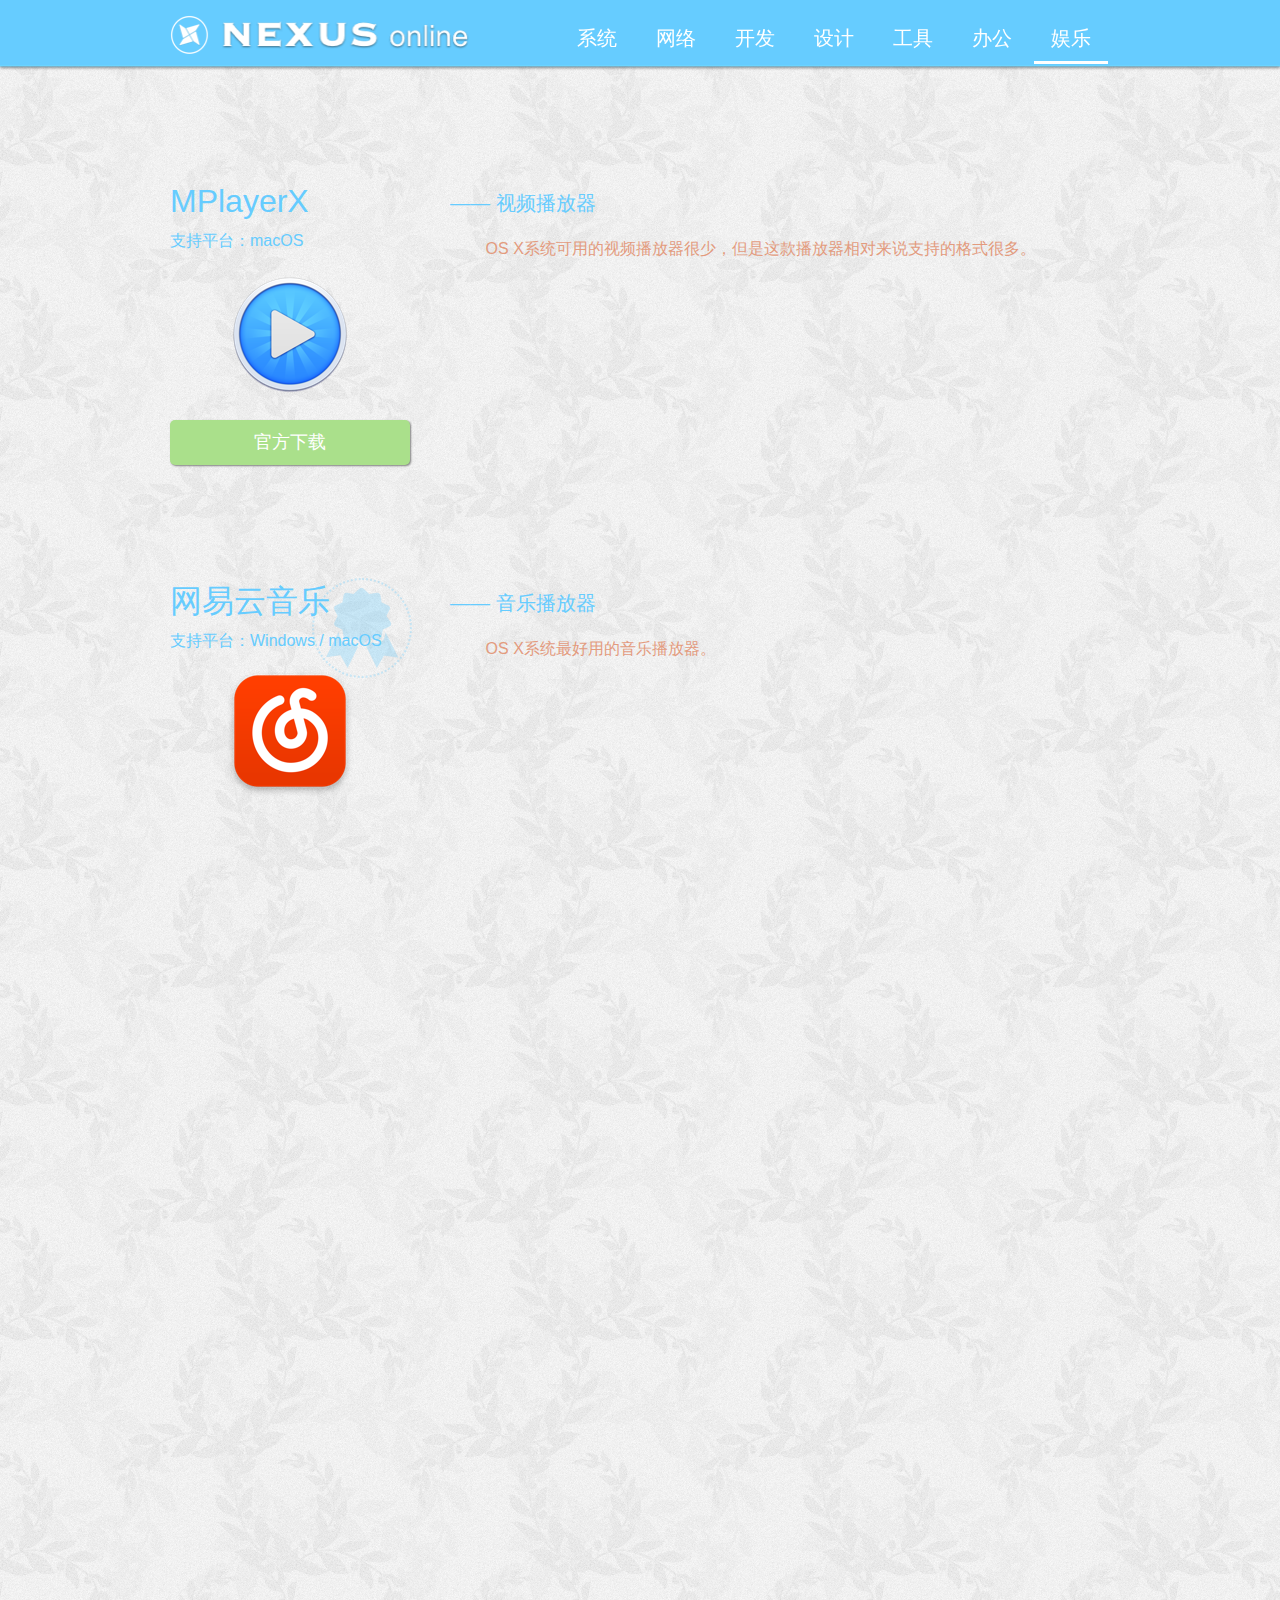
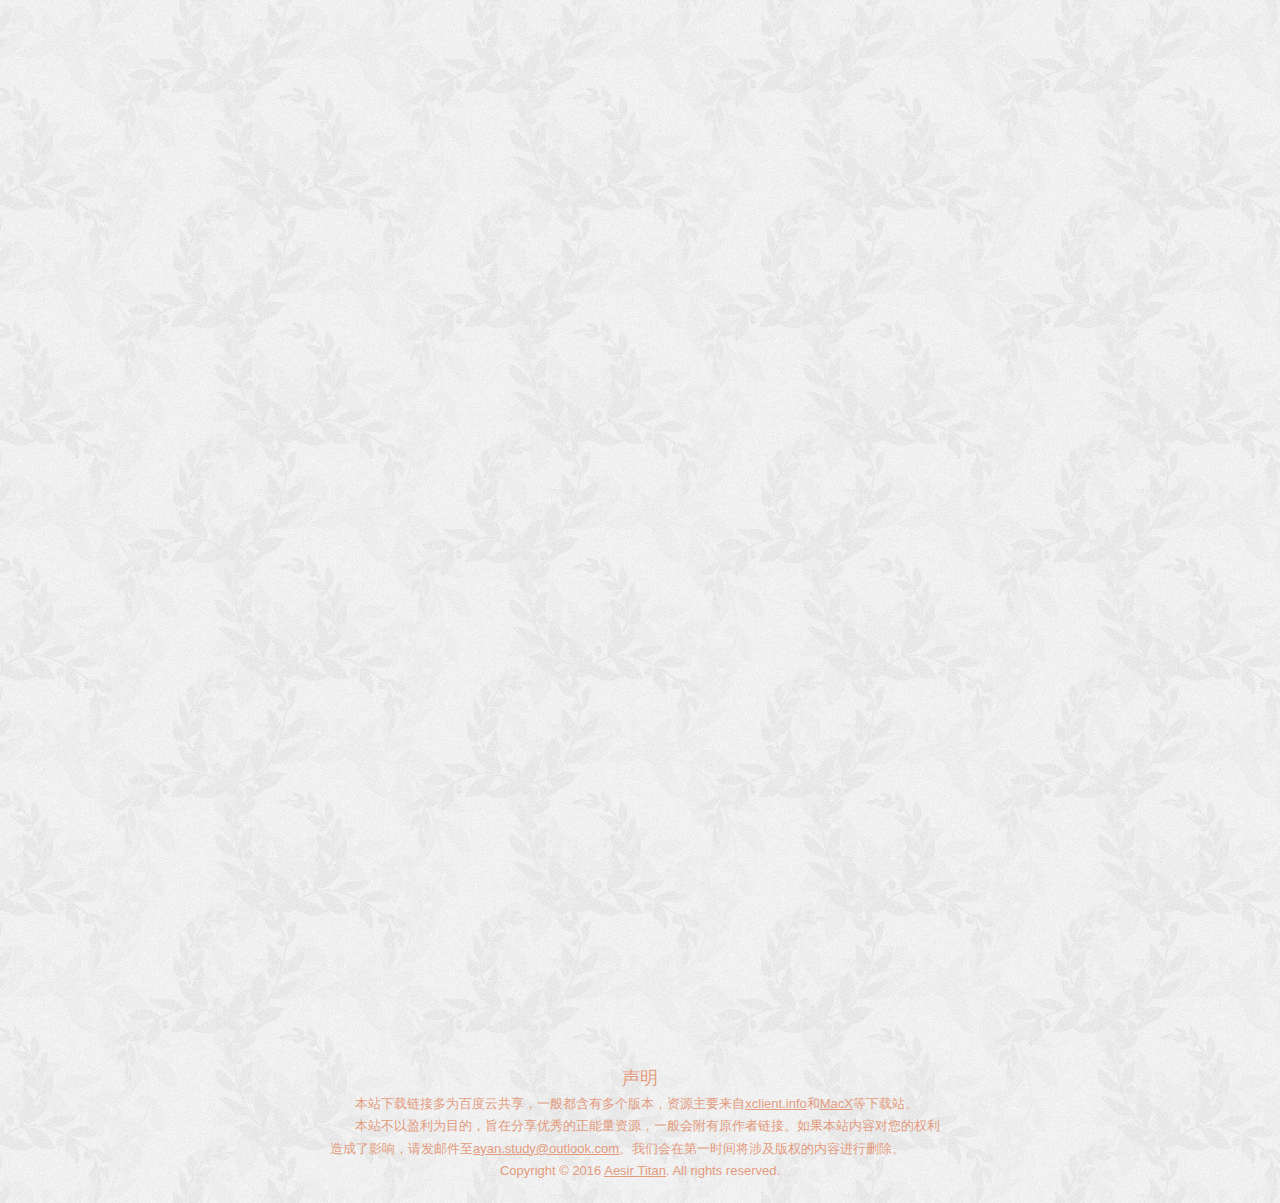
<file: entertainment.html>
<!DOCTYPE html>
<html>
<head>
<meta charset="UTF-8">
<link rel="shortcut icon" type="image/x-icon" href="favicon.ico">
<link rel="apple-touch-icon" sizes="144x144" href="apple-touch-icon-144x144.png">
<link rel="apple-touch-icon" sizes="76x76" href="apple-touch-icon-76x76.png">
<meta name="msapplication-square70x70logo" content="mstile-70x70.png">
<link rel="shortcut icon" sizes="196x196" href="favicon-196x196.png">
<meta name="msapplication-square150x150logo" content="mstile-150x150.png">
<link rel="apple-touch-icon" sizes="72x72" href="apple-touch-icon-72x72.png">
<link rel="apple-touch-icon" sizes="57x57" href="apple-touch-icon-57x57.png">
<link rel="apple-touch-icon" sizes="60x60" href="apple-touch-icon-60x60.png">
<link rel="apple-touch-icon" sizes="152x152" href="apple-touch-icon-152x152.png">
<link rel="shortcut icon" sizes="96x96" href="favicon-96x96.png">
<meta name="msapplication-TileImage" content="mstile-144x144.png">
<link rel="apple-touch-icon" sizes="114x114" href="apple-touch-icon-114x114.png">
<link rel="apple-touch-icon" sizes="120x120" href="apple-touch-icon-120x120.png">
<meta name="viewport" content="width=960">
<style>.anim{visibility:hidden}</style>
<title>Entertainment</title>
<link rel="stylesheet" type="text/css" href="css/site.20160929154046.css">
<!--[if lte IE 7]>
<link rel="stylesheet" type="text/css" href="css/site.20160929154046-lteIE7.css">
<![endif]-->
<!--[if lte IE 8]>
<link rel="stylesheet" type="text/css" href="css/site.20160929154046-lteIE8.css">
<![endif]-->
<!--[if gte IE 9]>
<link rel="stylesheet" type="text/css" href="css/site.20160929154046-gteIE9.css">
<![endif]-->
</head>
<body id="body-8">
<div class="vis pos size cont-276">
<div class="vis pos size cont-277">
<div class="pos-2 section">
<div class="vis pos-3 size-2 cont-3">
<div class="vis pos-28 size-5 cont-197">
<a class="anchor" href="https://ayan.site">
<picture class="img-2">
<source srcset="images/logo-40.png 1x, images/logo-80.png 2x, images/logo-120.png 3x">
<img src="images/logo-40.png" alt="" class="js-416 anim rotateIn img">
</picture>
</a>
</div>
<div class="vis pos-29 size-6 cont-106">
<a class="vis-2 pos-8 size-7 font button" href="index.html#home">
Button
</a>
</div>
<div class="vis pos-10 size-40 colwrapper">
<ul class="menu-horizontal-dropdown vis-3 pos-5 size-9 menu-8" id="menu-8">
<li class="vis pos-5 size-10 menu-item">
<a class="menu-link" href="system.html">
<div class="menu-content">
<div class="vis pos-5 size-11 cont-7"></div>
<div class="vis pos-11 size-12 cont-3">
<div class="cont-3"><p class="para"><span class="font-2">&#x7cfb;&#x7edf;</span></p></div>
</div>
</div>
</a>
</li>
<li class="vis pos-7 size-10 menu-item">
<a class="menu-link" href="network.html">
<div class="menu-content">
<div class="vis pos-5 size-11 cont-7"></div>
<div class="vis pos-11 size-12 cont-3">
<div class="cont-3"><p class="para"><span class="font-2">&#x7f51;&#x7edc;</span></p></div>
</div>
</div>
</a>
</li>
<li class="vis pos-7 size-10 menu-item">
<a class="menu-link" href="developer.html">
<div class="menu-content">
<div class="vis pos-5 size-11 cont-7"></div>
<div class="vis pos-11 size-12 cont-3">
<div class="cont-3"><p class="para"><span class="font-2">&#x5f00;&#x53d1;</span></p></div>
</div>
</div>
</a>
</li>
<li class="vis pos-7 size-10 menu-item">
<a class="menu-link" href="designer.html">
<div class="menu-content">
<div class="vis pos-5 size-11 cont-7"></div>
<div class="vis pos-11 size-12 cont-3">
<div class="cont-3"><p class="para"><span class="font-2">&#x8bbe;&#x8ba1;</span></p></div>
</div>
</div>
</a>
</li>
<li class="vis pos-7 size-10 menu-item">
<a class="menu-link" href="tools.html">
<div class="menu-content">
<div class="vis pos-5 size-11 cont-7"></div>
<div class="vis pos-11 size-12 cont-3">
<div class="cont-3"><p class="para"><span class="font-2">&#x5de5;&#x5177;</span></p></div>
</div>
</div>
</a>
</li>
<li class="vis pos-7 size-10 menu-item">
<a class="menu-link" href="office.html">
<div class="menu-content">
<div class="vis pos-5 size-11 cont-7"></div>
<div class="vis pos-11 size-12 cont-3">
<div class="cont-3"><p class="para"><span class="font-2">&#x529e;&#x516c;</span></p></div>
</div>
</div>
</a>
</li>
<li class="vis pos-7 size-10 menu-item">
<a class="menu-link" href="#">
<div class="menu-content">
<div class="vis pos-5 size-11 cont-7"></div>
<div class="vis pos-11 size-12 cont-3">
<div class="cont-3"><p class="para"><span class="font-2">&#x5a31;&#x4e50;</span></p></div>
</div>
</div>
</a>
</li>
</ul>
<div class="vis pos-56 size-41 cont-278"></div>
</div>
</div>
</div>
</div>
</div>
<div class="vis pos-53 size-14 cont-8">
<div class="vis pos size-14 cont-71">
<div class="pos section">
<div class="vis pos-3 size-44 cont-3">
<div class="vis pos-5 size-33 cont-72">
<div class="anim slideInUp js-417 cont-3"><p class="para-2"><span class="font-18">MPlayerX</span></p></div>
</div>
<div class="vis pos-25 size-30 cont-26">
<div class="anim slideInUp js-418 cont-3"><p class="para-7"><span class="font-10">&mdash;&mdash;</span><span class="font-10">&nbsp;</span><span class="font-10">&#x89c6;&#x9891;&#x64ad;&#x653e;&#x5668;</span></p></div>
</div>
</div>
<div class="vis pos-3 size-45 cont-3">
<div class="vis pos-5 size-46 colwrapper">
<div class="vis pos-5 size-34 cont-27">
<div class="anim slideInUp js-419 cont-3"><p class="para-2"><span class="font-11">&#x652f;&#x6301;&#x5e73;&#x53f0;&#xff1a;macOS</span></p></div>
</div>
<div class="vis pos-5 size-32 cont-73">
<div class="vis pos-5 size-32 cont-74">
<div class="vis pos-36 size-47 cont-24">
<picture class="img-10 js-454">
<source data-srcset="images/mplayerx-555-128.png 1x, images/mplayerx-555-256.png 2x, images/mplayerx-555-384.png 3x">
<img data-src="images/mplayerx-555-128.png" alt="" class="js-420 anim rotateInUpLeft img-9">
</picture>
</div>
</div>
</div>
<div class="vis pos-5 size-35 cont-29">
<div class="vis pos-5 size-35 cont-32">
<div class="anim rotateInUpLeft js-421 vis pos-5 size-36 cont-33">
<a target="_blank" href="http://mplayerx.org" class="vis-2 pos-8 size-37 font-12 button-3">
官方下载
</a>
</div>
</div>
</div>
</div>
<div class="vis pos-25 size-48 cont-24">
<div class="anim slideInUp js-422 cont-3"><p class="para-9"><span class="font-13">&nbsp;&nbsp;&nbsp;&nbsp;&nbsp;&nbsp;&nbsp;&nbsp;OS X&#x7cfb;&#x7edf;&#x53ef;&#x7528;&#x7684;&#x89c6;&#x9891;&#x64ad;&#x653e;&#x5668;&#x5f88;&#x5c11;&#xff0c;&#x4f46;&#x662f;&#x8fd9;&#x6b3e;&#x64ad;&#x653e;&#x5668;&#x76f8;&#x5bf9;&#x6765;&#x8bf4;&#x652f;&#x6301;&#x7684;&#x683c;&#x5f0f;&#x5f88;&#x591a;&#x3002;</span></p></div>
</div>
</div>
</div>
<div class="vis pos size-49 cont-75"></div>
</div>
</div>
<div class="pos-38 section">
<div class="vis pos-34 size-43 cont-40">
<picture class="img-8 js-455">
<source data-srcset="images/diploma_1-96.png 1x">
<img data-src="images/diploma_1-96.png" alt="" class="js-423 anim zoomIn img-7">
</picture>
</div>
</div>
<div class="vis pos-35 size-14 cont-41">
<div class="vis pos size-14 cont-42">
<div class="pos section">
<div class="vis pos-3 size-44 cont-3">
<div class="vis pos-5 size-33 cont-17">
<div class="anim slideInUp js-424 cont-3"><p class="para-2"><span class="font-18">&#x7f51;&#x6613;&#x4e91;&#x97f3;&#x4e50;</span></p></div>
</div>
<div class="vis pos-25 size-30 cont-18">
<div class="anim slideInUp js-425 cont-3"><p class="para-7"><span class="font-10">&mdash;&mdash;</span><span class="font-10">&nbsp;</span><span class="font-10">&#x97f3;&#x4e50;&#x64ad;&#x653e;&#x5668;</span></p></div>
</div>
</div>
<div class="vis pos-3 size-45 cont-3">
<div class="vis pos-5 size-46 colwrapper">
<div class="vis pos-5 size-34 cont-43">
<div class="anim slideInUp js-426 cont-3"><p class="para-2"><span class="font-11">&#x652f;&#x6301;&#x5e73;&#x53f0;&#xff1a;Windows / macOS</span></p></div>
</div>
<div class="vis pos-5 size-32 cont-44">
<div class="vis pos-5 size-32 cont-9">
<div class="vis pos-36 size-47 cont-10">
<picture class="img-10 js-456">
<source data-srcset="images/163music-555-128.png 1x, images/163music-555-256.png 2x, images/163music-555-384.png 3x">
<img data-src="images/163music-555-128.png" alt="" class="js-427 anim rotateInUpLeft img-9">
</picture>
</div>
</div>
</div>
<div class="vis pos-5 size-35 cont-23">
<div class="vis pos-5 size-35 cont-45">
<div class="anim rotateInUpLeft js-428 vis pos-5 size-36 cont-21">
<a target="_blank" href="http://music.163.com/#/download" class="vis-2 pos-8 size-37 font-12 button-3">
官方下载
</a>
</div>
</div>
</div>
</div>
<div class="vis pos-25 size-48 cont-10">
<div class="anim slideInUp js-429 cont-3"><p class="para-9"><span class="font-13">&nbsp;&nbsp;&nbsp;&nbsp;&nbsp;&nbsp;&nbsp;&nbsp;OS X&#x7cfb;&#x7edf;&#x6700;&#x597d;&#x7528;&#x7684;&#x97f3;&#x4e50;&#x64ad;&#x653e;&#x5668;&#x3002;</span></p></div>
</div>
</div>
</div>
<div class="vis pos size-49 cont-46"></div>
</div>
</div>
<div class="vis pos size-14 cont-181">
<div class="vis pos size-14 cont-49">
<div class="pos section">
<div class="vis pos-3 size-44 cont-3">
<div class="vis pos-5 size-33 cont-50">
<div class="anim slideInUp js-430 cont-3"><p class="para-2"><span class="font-18">Terraria</span></p></div>
</div>
<div class="vis pos-25 size-30 cont-13">
<div class="anim slideInUp js-431 cont-3"><p class="para-7"><span class="font-10">&mdash;&mdash; &#x6cf0;&#x62c9;&#x745e;&#x4e9a;</span><span class="font-10">&#xff0c;2D&#x6c99;&#x76d2;&#x6e38;&#x620f;</span></p></div>
</div>
</div>
<div class="vis pos-3 size-45 cont-3">
<div class="vis pos-5 size-46 colwrapper">
<div class="vis pos-5 size-34 cont-11">
<div class="anim slideInUp js-432 cont-3"><p class="para-2"><span class="font-11">&#x652f;&#x6301;&#x5e73;&#x53f0;&#xff1a;Windows / macOS</span></p></div>
</div>
<div class="vis pos-5 size-32 cont-51">
<div class="vis pos-5 size-32 cont-52">
<div class="vis pos-36 size-47 cont-5">
<picture class="img-10 js-457">
<source data-srcset="images/app-3-555-128.png 1x, images/app-3-555-256.png 2x, images/app-3-555-384.png 3x">
<img data-src="images/app-3-555-128.png" alt="" class="js-433 anim rotateInUpLeft img-9">
</picture>
</div>
</div>
</div>
<div class="vis pos-5 size-35 cont-53">
<div class="vis pos-5 size-35 cont-54">
<div class="anim rotateInUpLeft js-434 vis pos-5 size-36 cont-55">
<a target="_blank" href="http://pan.baidu.com/s/1c2jvt9e" class="vis-2 pos-8 size-37 font-12 button-3">
下载（密码：qjme）
</a>
</div>
</div>
</div>
</div>
<div class="vis pos-25 size-48 cont-5">
<div class="anim slideInUp js-435 cont-3"><p class="para-9"><span class="font-13">&nbsp;&nbsp;&nbsp;&nbsp;&nbsp;&nbsp;&nbsp;&nbsp;&#x300a;&#x6cf0;&#x62c9;&#x745e;&#x4e9a;&#x300b;&#x662f;&#x7531;Re-Logic&#x516c;&#x53f8;&#x5f00;&#x53d1;&#x7684;&#x4e00;&#x6b3e;&#x9ad8;&#x81ea;&#x7531;&#x5ea6;&#x7684;</span><span class="font-13"><a href="http://baike.baidu.com/view/6911655.htm">&#x6c99;&#x76d2;&#x6e38;&#x620f;</a></span><span class="font-13">&#x3002;&#x73a9;&#x5bb6;&#x53ef;&#x4ee5;&#x5728;&#x6e38;&#x620f;&#x4e2d;&#x505a;&#x5f88;&#x591a;&#x4e8b;&#x60c5;&#xff1a;&#x5236;&#x9020;&#x6b66;&#x5668;&#x6218;&#x80dc;&#x5404;&#x79cd;&#x5404;&#x6837;&#x7684;&#x654c;&#x4eba;&#x53ca;&#x7fa4;&#x843d;&#xff1b;&#x6316;&#x6398;&#x5730;&#x4e0b;&#x5bfb;&#x627e;&#x5668;&#x6750;&#x914d;&#x4ef6;&#x3001;&#x91d1;&#x94b1;&#x548c;&#x5176;&#x4ed6;&#x6709;&#x7528;&#x7684;&#x4e1c;&#x897f;&#xff1b;&#x6536;&#x96c6;&#x6728;&#x6750;&#xff0c;&#x77f3;&#x6750;&#xff0c;&#x77ff;&#x77f3;&#x7b49;&#x8d44;&#x6e90;&#xff1b;&#x7528;&#x4e16;&#x754c;&#x91cc;&#x7684;&#x4e00;&#x5207;&#x521b;&#x9020;&#x4f60;&#x9700;&#x8981;&#x7684;&#x4e1c;&#x897f;&#x5e76;&#x5b88;&#x62a4;&#x5b83;&#x3002;</span></p></div>
</div>
</div>
</div>
<div class="vis pos size-49 cont-56"></div>
</div>
</div>
<div class="vis pos size-14 cont-48">
<div class="vis pos size-14 cont-59">
<div class="pos section">
<div class="vis pos-3 size-44 cont-3">
<div class="vis pos-5 size-33 cont-60">
<div class="anim slideInUp js-436 cont-3"><p class="para-2"><span class="font-18">Minecraft</span></p></div>
</div>
<div class="vis pos-25 size-30 cont-61">
<div class="anim slideInUp js-437 cont-3"><p class="para-7"><span class="font-10">&mdash;&mdash; &#x6211;&#x7684;&#x4e16;&#x754c;</span><span class="font-10">&#xff0c;3D&#x6c99;&#x76d2;&#x6e38;&#x620f;</span></p></div>
</div>
</div>
<div class="vis pos-3 size-45 cont-3">
<div class="vis pos-5 size-46 colwrapper">
<div class="vis pos-5 size-34 cont-62">
<div class="anim slideInUp js-438 cont-3"><p class="para-2"><span class="font-11">&#x652f;&#x6301;&#x5e73;&#x53f0;&#xff1a;Windows / macOS</span></p></div>
</div>
<div class="vis pos-5 size-32 cont-63">
<div class="vis pos-5 size-32 cont-64">
<div class="vis pos-36 size-47 cont-65">
<picture class="img-10 js-458">
<source data-srcset="images/favicon-555-128.png 1x, images/favicon-555-256.png 2x, images/favicon-555-384.png 3x">
<img data-src="images/favicon-555-128.png" alt="" class="js-439 anim rotateInUpLeft img-9">
</picture>
</div>
</div>
</div>
<div class="vis pos-5 size-35 cont-66">
<div class="vis pos-5 size-35 cont-67">
<div class="anim rotateInUpLeft js-440 vis pos-5 size-36 cont-68">
<a target="_blank" href="http://pan.baidu.com/s/1dFt2Edz" class="vis-2 pos-8 size-37 font-12 button-3">
下载（密码：ykac）
</a>
</div>
</div>
</div>
</div>
<div class="vis pos-25 size-48 cont-65">
<div class="anim slideInUp js-441 cont-3"><p class="para-9"><span class="font-13">&nbsp;&nbsp;&nbsp;&nbsp;&nbsp;&nbsp;&nbsp;&nbsp;&#x300a;Minecraft&#x300b;&#x662f;&#x7531;</span><span class="font-13"><a href="http://baike.baidu.com/view/10479125.htm">Mojang</a></span><span class="font-13">&nbsp;AB&#x548c;4J Studios&#x5f00;&#x53d1;&#x7684;&#x9ad8;&#x81ea;&#x7531;&#x5ea6;&#x7684;</span><span class="font-13"><a href="http://baike.baidu.com/view/923065.htm">&#x6c99;&#x76d2;</a></span><span class="font-13"><a href="http://baike.baidu.com/subview/2468/8069356.htm">&#x6e38;&#x620f;</a></span><span class="font-13">&#xff0c;&#x300a;Minecraft&#x300b;&#x4ee5;&#x8ba9;&#x6bcf;&#x4e00;&#x4e2a;&#x73a9;&#x5bb6;&#x5728;&#x4e09;&#x7ef4;&#x7a7a;&#x95f4;&#x4e2d;&#x81ea;&#x7531;&#x5730;&#x521b;&#x9020;&#x548c;&#x7834;&#x574f;&#x4e0d;&#x540c;&#x79cd;&#x7c7b;&#x7684;&#x65b9;&#x5757;&#x4e3a;&#x4e3b;&#x4f53;&#x3002;&#x73a9;&#x5bb6;&#x5728;&#x6e38;&#x620f;&#x4e2d;&#x53ef;&#x4ee5;&#x5728;&#x5355;&#x4eba;&#x6216;&#x591a;&#x4eba;&#x6a21;&#x5f0f;&#x4e2d;&#x901a;&#x8fc7;&#x6467;&#x6bc1;&#x6216;&#x521b;&#x9020;&#x65b9;&#x5757;&#x4ee5;&#x521b;&#x9020;&#x7cbe;&#x5999;&#x7edd;&#x4f26;&#x7684;&#x5efa;&#x7b51;&#x7269;&#x548c;&#x827a;&#x672f;&#xff0c;&#x6216;&#x8005;&#x6536;&#x96c6;&#x7269;&#x54c1;&#x63a2;&#x7d22;&#x5730;&#x56fe;&#x4ee5;&#x5b8c;&#x6210;&#x6e38;&#x620f;&#x7684;&#x4e3b;&#x7ebf;&#x3002;</span></p></div>
</div>
</div>
</div>
<div class="vis pos size-49 cont-69"></div>
</div>
</div>
<div class="vis pos size-14 cont-58">
<div class="vis pos size-14 cont-78">
<div class="pos section">
<div class="vis pos-3 size-44 cont-3">
<div class="vis pos-5 size-33 cont-79">
<div class="anim slideInUp js-442 cont-3"><p class="para-2"><span class="font-18">Bad Piggies</span></p></div>
</div>
<div class="vis pos-25 size-30 cont-80">
<div class="anim slideInUp js-443 cont-3"><p class="para-7"><span class="font-10">&mdash;&mdash; &#x6363;&#x86cb;&#x732a;</span></p></div>
</div>
</div>
<div class="vis pos-3 size-45 cont-3">
<div class="vis pos-5 size-46 colwrapper">
<div class="vis pos-5 size-34 cont-81">
<div class="anim slideInUp js-444 cont-3"><p class="para-2"><span class="font-11">&#x652f;&#x6301;&#x5e73;&#x53f0;&#xff1a;Windows / macOS</span></p></div>
</div>
<div class="vis pos-5 size-32 cont-82">
<div class="vis pos-5 size-32 cont-83">
<div class="vis pos-36 size-47 cont-84">
<picture class="img-10 js-459">
<source data-srcset="images/unityplayer-555-128.png 1x, images/unityplayer-555-256.png 2x, images/unityplayer-555-384.png 3x">
<img data-src="images/unityplayer-555-128.png" alt="" class="js-445 anim rotateInUpLeft img-9">
</picture>
</div>
</div>
</div>
<div class="vis pos-5 size-35 cont-85">
<div class="vis pos-5 size-35 cont-86">
<div class="anim rotateInUpLeft js-446 vis pos-5 size-36 cont-87">
<a target="_blank" href="http://pan.baidu.com/s/1kUOOs4J" class="vis-2 pos-8 size-37 font-12 button-3">
下载（密码：budc）
</a>
</div>
</div>
</div>
</div>
<div class="vis pos-25 size-48 cont-84">
<div class="anim slideInUp js-447 cont-3"><p class="para-9"><span class="font-13">&nbsp;&nbsp;&nbsp;&nbsp;&nbsp;&nbsp;&nbsp;&nbsp;&#x6124;&#x6012;&#x7684;&#x5c0f;&#x9e1f;&#x516c;&#x53f8;&#x51fa;&#x54c1;&#xff0c;&#x7ecf;&#x5178;&#x8010;&#x73a9;&#x7684;&#x76ca;&#x667a;&#x6e38;&#x620f;&#x3002;</span></p></div>
</div>
</div>
</div>
<div class="vis pos size-49 cont-88"></div>
</div>
</div>
<div class="pos-39 section">
<a name="item6" class="vis pos-5 size-13">
</a>
</div>
<div class="vis pos-57 size-14 cont-273">
<div class="vis pos size-14 cont-279">
<div class="pos section">
<div class="vis pos-3 size-44 cont-3">
<div class="vis pos-5 size-33 cont-92">
<div class="anim slideInUp js-448 cont-3"><p class="para-2"><span class="font-18">Don&rsquo;t Strave</span></p></div>
</div>
<div class="vis pos-25 size-30 cont-93">
<div class="anim slideInUp js-449 cont-3"><p class="para-7"><span class="font-10">&mdash;&mdash; &#x9965;&#x8352;</span></p></div>
</div>
</div>
<div class="vis pos-3 size-45 cont-3">
<div class="vis pos-5 size-46 colwrapper">
<div class="vis pos-5 size-34 cont-229">
<div class="anim slideInUp js-450 cont-3"><p class="para-2"><span class="font-11">&#x652f;&#x6301;&#x5e73;&#x53f0;&#xff1a;Windows / macOS</span></p></div>
</div>
<div class="vis pos-5 size-32 cont-97">
<div class="vis pos-5 size-32 cont-280">
<div class="vis pos-36 size-47 cont-189">
<picture class="img-10 js-460">
<source data-srcset="images/d94de119-3c36-af7a-1445-a84dedd77703-128.png 1x, images/d94de119-3c36-af7a-1445-a84dedd77703-256.png 2x">
<img data-src="images/d94de119-3c36-af7a-1445-a84dedd77703-128.png" alt="" class="js-451 anim rotateInUpLeft img-9">
</picture>
</div>
</div>
</div>
<div class="vis pos-5 size-35 cont-281">
<div class="vis pos-5 size-35 cont-282">
<div class="anim rotateInUpLeft js-452 vis pos-5 size-36 cont-230">
<a target="_blank" href="http://pan.baidu.com/s/1bpFRxr5" class="vis-2 pos-8 size-37 font-12 button-3">
下载（密码：v442）
</a>
</div>
</div>
</div>
</div>
<div class="vis pos-25 size-48 cont-189">
<div class="anim slideInUp js-453 cont-3"><p class="para-9"><span class="font-13">&nbsp;&nbsp;&nbsp;&nbsp;&nbsp;&nbsp;&nbsp;&nbsp;&#x300a;&#x5de8;&#x4eba;&#x7684;&#x7edf;&#x6cbb;&#xff08;Reign of Giants&#xff09;&#x300b;&#x4e5f;&#x7ffb;&#x8bd1;&#x4e3a;&#x300a;&#x5de8;&#x4eba;&#x56fd;&#x300b;&#x662f;&#x751f;&#x5b58;&#x6e38;&#x620f;&#x300a;&#x9965;&#x8352;&#x300b;&#x7684;&#x6700;&#x65b0;DLC&#xff0c;&#x6e38;&#x620f;&#x4e2d;&#x52a0;&#x5165;&#x4e86;&#x65b0;&#x751f;&#x7269;&#x3001;&#x65b0;&#x9053;&#x5177;&#x3001;&#x56db;&#x5b63;&#x53d8;&#x6362;&#x7b49;&#x7b49;&#xff0c;&#x6700;&#x7279;&#x522b;&#x7684;&#x662f;&#x5404;&#x79cd;&#x5de8;&#x5927;&#x7684;&#x654c;&#x4eba;&#xff0c;&#x8fd9;&#x4e5f;&#x662f;&#x8be5;DLC&#x540d;&#x79f0;&#x7684;&#x7531;&#x6765;&#x3002;</span></p><p class="para-9"><span class="font-13">&nbsp;&nbsp;&nbsp;&nbsp;&nbsp;&nbsp;&nbsp;&nbsp;&#x9965;&#x8352;&#xff1a;&#x5de8;&#x4eba;&#x56fd;&#xff08;Don't Starve:Reign Of Giants&#xff09;&#x662f;&#x7531;&#x300a;&#x95ea;&#x514b;&#x300b;&#x5236;&#x9020;&#x7ec4;Klei&#x5236;&#x9020;&#x53d1;&#x884c;&#x7684;&#x4e00;&#x6b3e;&#x52a8;&#x4f5c;&#x5192;&#x9669;&#x7c7b;&#x6c42;&#x751f;&#x6e38;&#x620f;&#xff0c;&#x8bb2;&#x8ff0;&#x7684;&#x6545;&#x4e8b;&#x662f;&#x5173;&#x4e8e;&#x4e00;&#x540d;&#x79d1;&#x5b66;&#x5bb6;&#x88ab;&#x6076;&#x9b54;&#x4f20;&#x9001;&#x5230;&#x4e86;&#x5f02;&#x4e16;&#x754c;&#x8352;&#x91ce;&#x3002;&#x4ed6;&#x5fc5;&#x987b;&#x7528;&#x81ea;&#x5df1;&#x7684;&#x667a;&#x6167;&#x5728;&#x4e25;&#x9177;&#x7684;&#x91ce;&#x5916;&#x73af;&#x5883;&#x4e2d;&#x6c42;&#x751f;&#x3002;&#x5dee;&#x4e0d;&#x591a;&#x5c31;&#x662f;&#x300a;&#x4e1c;&#x4eac;&#x4e1b;&#x6797;&#x300b;&#x52a0;&#x4e0a;&#x80fd;&#x7075;&#x5de7;&#x6d3b;&#x52a8;&#x7684;&#x53cc;&#x624b;&#xff0c;&#x6216;&#x8005;&#x300a;&#x6211;&#x7684;&#x4e16;&#x754c;&#x300b;&#x52a0;&#x4e0a;&#x6d88;&#x5316;&#x7cfb;&#x7edf;&#x3002;</span></p></div>
</div>
</div>
</div>
<div class="vis pos size-49 cont-95"></div>
</div>
</div>
<div class="pos-58 section">
<div class="vis pos-27 size-39 cont-283">
<div class="cont-3"><p class="para-10"><span class="font-15">&#x58f0;&#x660e;</span></p><p class="para-11"><span class="font-16">&nbsp;&nbsp;&nbsp;&nbsp;&nbsp;&nbsp;&nbsp;&#x672c;&#x7ad9;&#x4e0b;&#x8f7d;&#x94fe;&#x63a5;&#x591a;&#x4e3a;&#x767e;&#x5ea6;&#x4e91;&#x5171;&#x4eab;&#xff0c;&#x4e00;&#x822c;&#x90fd;&#x542b;&#x6709;&#x591a;&#x4e2a;&#x7248;&#x672c;&#xff0c;&#x8d44;&#x6e90;&#x4e3b;&#x8981;&#x6765;&#x81ea;</span><span class="font-17"><a target="_blank" href="http://xclient.info">xclient.info</a></span><span class="font-16">&#x548c;</span><span class="font-17"><a target="_blank" href="http://soft.macx.cn">MacX</a></span><span class="font-16">&#x7b49;&#x4e0b;&#x8f7d;&#x7ad9;&#x3002;</span></p><p class="para-11"><span class="font-16">&nbsp;&nbsp;&nbsp;&nbsp;&nbsp;&nbsp;&nbsp;&#x672c;&#x7ad9;&#x4e0d;&#x4ee5;&#x76c8;&#x5229;&#x4e3a;&#x76ee;&#x7684;&#xff0c;&#x65e8;&#x5728;&#x5206;&#x4eab;&#x4f18;&#x79c0;&#x7684;&#x6b63;&#x80fd;&#x91cf;&#x8d44;&#x6e90;&#xff0c;&#x4e00;&#x822c;&#x4f1a;&#x9644;&#x6709;&#x539f;&#x4f5c;&#x8005;&#x94fe;&#x63a5;&#x3002;&#x5982;&#x679c;&#x672c;&#x7ad9;&#x5185;&#x5bb9;&#x5bf9;&#x60a8;&#x7684;&#x6743;&#x5229;&#x9020;&#x6210;&#x4e86;&#x5f71;&#x54cd;&#xff0c;&#x8bf7;&#x53d1;&#x90ae;&#x4ef6;&#x81f3;</span><span class="font-17"><a href="javascript:em1();">ayan.study@outlook.com</a></span><span class="font-16">&#x3002;&#x6211;&#x4eec;&#x4f1a;&#x5728;&#x7b2c;&#x4e00;&#x65f6;&#x95f4;&#x5c06;&#x6d89;&#x53ca;&#x7248;&#x6743;&#x7684;&#x5185;&#x5bb9;&#x8fdb;&#x884c;&#x5220;&#x9664;&#x3002;</span></p><p class="para-12"><span class="font-16">Copyright &COPY; 2016 </span><span class="font-17"><a href="http://ayan.site">Aesir</a></span><span class="font-17"><a href="http://ayan.site">&nbsp;Titan</a></span><span class="font-16">. All rights reserved.</span></p></div>
</div>
</div>
<script type="text/javascript" src="js/jquery.js" defer></script>
<script type="text/javascript" src="js/woolite.js" defer></script>
<script type="text/javascript" src="js/jqueryui.js" defer></script>
<script type="text/javascript" src="js/menu.js" defer></script>
<script type="text/javascript" src="js/menu-horizontal-dropdown.js" defer></script>
<script type="text/javascript" src="js/stickyfill.js" defer></script>
<script type="text/javascript" src="js/unveil.js" defer></script>
<script type="text/javascript" src="js/entertainment.20160929154046.js" defer></script>
<script type="text/javascript">
var ver=RegExp(/Mozilla\/5\.0 \(Linux; .; Android ([\d.]+)/).exec(navigator.userAgent);if(ver&&parseFloat(ver[1])<5){document.getElementsByTagName('body')[0].className+=' whitespacefix';}
</script>
</body>
</html>
</file>
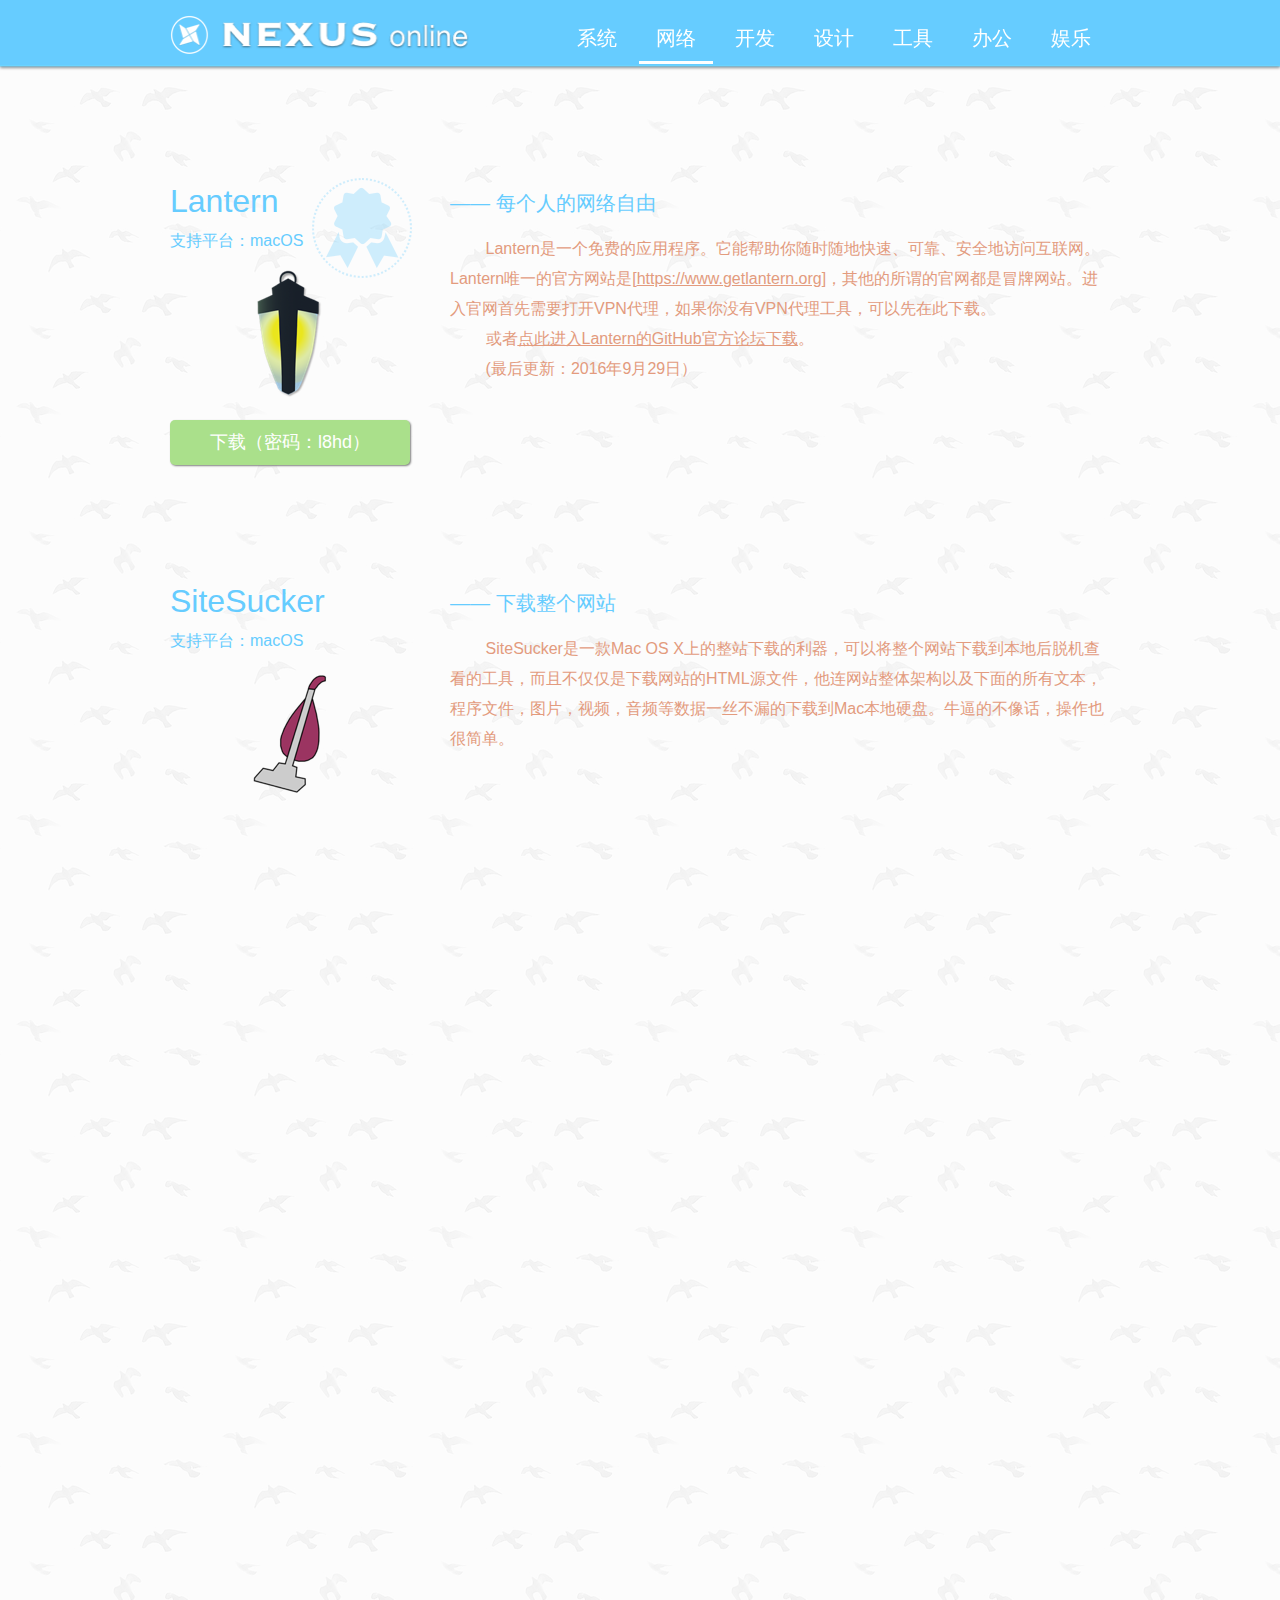
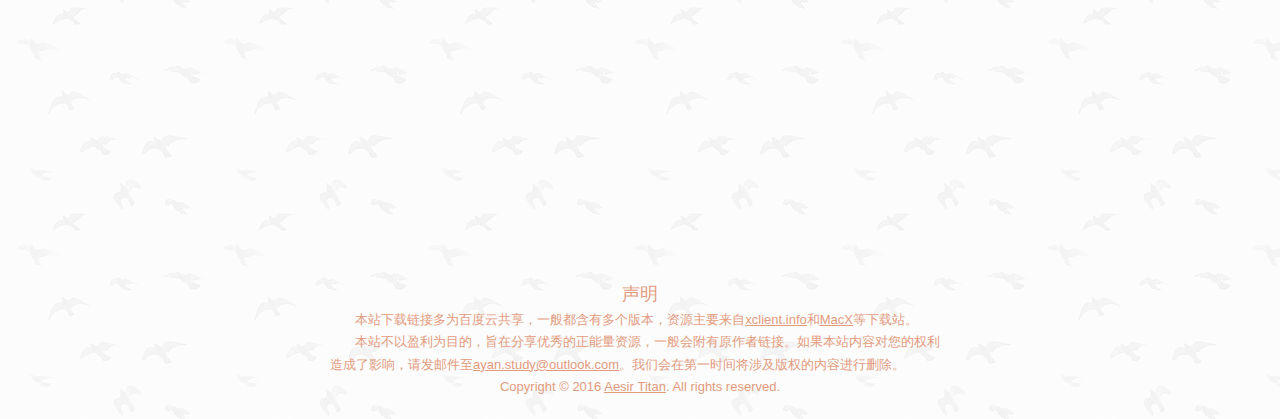
<file: network.html>
<!DOCTYPE html>
<html>
<head>
<meta charset="UTF-8">
<link rel="shortcut icon" type="image/x-icon" href="favicon.ico">
<link rel="apple-touch-icon" sizes="144x144" href="apple-touch-icon-144x144.png">
<link rel="apple-touch-icon" sizes="76x76" href="apple-touch-icon-76x76.png">
<meta name="msapplication-square70x70logo" content="mstile-70x70.png">
<link rel="shortcut icon" sizes="196x196" href="favicon-196x196.png">
<meta name="msapplication-square150x150logo" content="mstile-150x150.png">
<link rel="apple-touch-icon" sizes="72x72" href="apple-touch-icon-72x72.png">
<link rel="apple-touch-icon" sizes="57x57" href="apple-touch-icon-57x57.png">
<link rel="apple-touch-icon" sizes="60x60" href="apple-touch-icon-60x60.png">
<link rel="apple-touch-icon" sizes="152x152" href="apple-touch-icon-152x152.png">
<link rel="shortcut icon" sizes="96x96" href="favicon-96x96.png">
<meta name="msapplication-TileImage" content="mstile-144x144.png">
<link rel="apple-touch-icon" sizes="114x114" href="apple-touch-icon-114x114.png">
<link rel="apple-touch-icon" sizes="120x120" href="apple-touch-icon-120x120.png">
<meta name="viewport" content="width=960">
<style>.anim{visibility:hidden}</style>
<title>Network</title>
<link rel="stylesheet" type="text/css" href="css/site.20160929154046.css">
<!--[if lte IE 7]>
<link rel="stylesheet" type="text/css" href="css/site.20160929154046-lteIE7.css">
<![endif]-->
<!--[if lte IE 8]>
<link rel="stylesheet" type="text/css" href="css/site.20160929154046-lteIE8.css">
<![endif]-->
<!--[if gte IE 9]>
<link rel="stylesheet" type="text/css" href="css/site.20160929154046-gteIE9.css">
<![endif]-->
</head>
<body id="body-3">
<div class="vis pos size cont-175">
<div class="vis pos size cont-176">
<div class="pos-2 section">
<div class="vis pos-3 size-2 cont-3">
<div class="vis pos-28 size-5 cont-177">
<a class="anchor" href="https://ayan.site">
<picture class="img-2">
<source srcset="images/logo-40.png 1x, images/logo-80.png 2x, images/logo-120.png 3x">
<img src="images/logo-40.png" alt="" class="js-120 anim rotateIn img">
</picture>
</a>
</div>
<div class="vis pos-29 size-6 cont-82">
<a class="vis-2 pos-8 size-7 font button" href="index.html#home">
Button
</a>
</div>
<div class="vis pos-10 size-40 colwrapper">
<ul class="menu-horizontal-dropdown vis-3 pos-5 size-9 menu-3" id="menu-3">
<li class="vis pos-5 size-10 menu-item">
<a class="menu-link" href="system.html">
<div class="menu-content">
<div class="vis pos-5 size-11 cont-7"></div>
<div class="vis pos-11 size-12 cont-3">
<div class="cont-3"><p class="para"><span class="font-2">&#x7cfb;&#x7edf;</span></p></div>
</div>
</div>
</a>
</li>
<li class="vis pos-7 size-10 menu-item">
<a class="menu-link" href="#">
<div class="menu-content">
<div class="vis pos-5 size-11 cont-7"></div>
<div class="vis pos-11 size-12 cont-3">
<div class="cont-3"><p class="para"><span class="font-2">&#x7f51;&#x7edc;</span></p></div>
</div>
</div>
</a>
</li>
<li class="vis pos-7 size-10 menu-item">
<a class="menu-link" href="developer.html">
<div class="menu-content">
<div class="vis pos-5 size-11 cont-7"></div>
<div class="vis pos-11 size-12 cont-3">
<div class="cont-3"><p class="para"><span class="font-2">&#x5f00;&#x53d1;</span></p></div>
</div>
</div>
</a>
</li>
<li class="vis pos-7 size-10 menu-item">
<a class="menu-link" href="designer.html">
<div class="menu-content">
<div class="vis pos-5 size-11 cont-7"></div>
<div class="vis pos-11 size-12 cont-3">
<div class="cont-3"><p class="para"><span class="font-2">&#x8bbe;&#x8ba1;</span></p></div>
</div>
</div>
</a>
</li>
<li class="vis pos-7 size-10 menu-item">
<a class="menu-link" href="tools.html">
<div class="menu-content">
<div class="vis pos-5 size-11 cont-7"></div>
<div class="vis pos-11 size-12 cont-3">
<div class="cont-3"><p class="para"><span class="font-2">&#x5de5;&#x5177;</span></p></div>
</div>
</div>
</a>
</li>
<li class="vis pos-7 size-10 menu-item">
<a class="menu-link" href="office.html">
<div class="menu-content">
<div class="vis pos-5 size-11 cont-7"></div>
<div class="vis pos-11 size-12 cont-3">
<div class="cont-3"><p class="para"><span class="font-2">&#x529e;&#x516c;</span></p></div>
</div>
</div>
</a>
</li>
<li class="vis pos-7 size-10 menu-item">
<a class="menu-link" href="entertainment.html">
<div class="menu-content">
<div class="vis pos-5 size-11 cont-7"></div>
<div class="vis pos-11 size-12 cont-3">
<div class="cont-3"><p class="para"><span class="font-2">&#x5a31;&#x4e50;</span></p></div>
</div>
</div>
</a>
</li>
</ul>
<div class="vis pos-42 size-41 cont-178"></div>
</div>
</div>
</div>
</div>
</div>
<div class="pos-12 section">
<a name="top" class="vis pos-5 size-13">
</a>
</div>
<div class="pos-43 section">
<div class="vis pos-34 size-43 cont-179">
<picture class="img-8 js-146">
<source data-srcset="images/diploma_1-96.png 1x">
<img data-src="images/diploma_1-96.png" alt="" class="js-121 anim zoomIn img-7">
</picture>
</div>
</div>
<div class="vis pos-35 size-14 cont-8">
<div class="vis pos size-14 cont-71">
<div class="pos section">
<div class="vis pos-3 size-44 cont-3">
<div class="vis pos-5 size-33 cont-72">
<div class="anim slideInUp js-122 cont-3"><p class="para-2"><span class="font-18">Lantern</span></p></div>
</div>
<div class="vis pos-25 size-30 cont-26">
<div class="anim slideInUp js-123 cont-3"><p class="para-7"><span class="font-10">&mdash;&mdash;</span><span class="font-10">&nbsp;</span><span class="font-10">&#x6bcf;&#x4e2a;&#x4eba;&#x7684;&#x7f51;&#x7edc;&#x81ea;&#x7531;</span></p></div>
</div>
</div>
<div class="vis pos-3 size-45 cont-3">
<div class="vis pos-5 size-46 colwrapper">
<div class="vis pos-5 size-34 cont-27">
<div class="anim slideInUp js-124 cont-3"><p class="para-2"><span class="font-11">&#x652f;&#x6301;&#x5e73;&#x53f0;&#xff1a;macOS</span></p></div>
</div>
<div class="vis pos-5 size-32 cont-73">
<div class="vis pos-5 size-32 cont-74">
<div class="vis pos-36 size-47 cont-24">
<picture class="img-12 js-147">
<source data-srcset="images/lantern-282-65.png 1x, images/lantern-282-130.png 2x, images/lantern-282-195.png 3x">
<img data-src="images/lantern-282-65.png" alt="" class="js-125 anim rotateInUpLeft img-11">
</picture>
</div>
</div>
</div>
<div class="vis pos-5 size-35 cont-29">
<div class="vis pos-5 size-35 cont-32">
<div class="anim rotateInUpLeft js-126 vis pos-5 size-36 cont-33">
<a target="_blank" href="http://pan.baidu.com/s/1qXQFVJY" class="vis-2 pos-8 size-37 font-12 button-3">
下载（密码：l8hd）
</a>
</div>
</div>
</div>
</div>
<div class="vis pos-25 size-48 cont-24">
<div class="anim slideInUp js-127 cont-3"><p class="para-9"><span class="font-13">&nbsp;&nbsp;&nbsp;&nbsp;&nbsp;&nbsp;&nbsp;&nbsp;Lantern&#x662f;&#x4e00;&#x4e2a;&#x514d;&#x8d39;&#x7684;&#x5e94;&#x7528;&#x7a0b;&#x5e8f;&#x3002;&#x5b83;&#x80fd;&#x5e2e;&#x52a9;&#x4f60;&#x968f;&#x65f6;&#x968f;&#x5730;&#x5feb;&#x901f;&#x3001;&#x53ef;&#x9760;&#x3001;&#x5b89;&#x5168;&#x5730;&#x8bbf;&#x95ee;&#x4e92;&#x8054;&#x7f51;&#x3002;Lantern&#x552f;&#x4e00;&#x7684;&#x5b98;&#x65b9;&#x7f51;&#x7ad9;&#x662f;[</span><span class="font-14"><a target="_blank" href="https://www.getlantern.org">https://www.getlantern.org</a></span><span class="font-13">]&#xff0c;&#x5176;&#x4ed6;&#x7684;&#x6240;&#x8c13;&#x7684;&#x5b98;&#x7f51;&#x90fd;&#x662f;&#x5192;&#x724c;&#x7f51;&#x7ad9;&#x3002;&#x8fdb;&#x5165;&#x5b98;&#x7f51;&#x9996;&#x5148;&#x9700;&#x8981;&#x6253;&#x5f00;VPN&#x4ee3;&#x7406;&#xff0c;&#x5982;&#x679c;&#x4f60;&#x6ca1;&#x6709;VPN&#x4ee3;&#x7406;&#x5de5;&#x5177;&#xff0c;&#x53ef;&#x4ee5;&#x5148;&#x5728;&#x6b64;&#x4e0b;&#x8f7d;&#x3002;</span></p><p class="para-9"><span class="font-13">&nbsp;&nbsp;&nbsp;&nbsp;&nbsp;&nbsp;&nbsp;&nbsp;&#x6216;&#x8005;</span><span class="font-14"><a target="_blank" href="https://github.com/getlantern/forum/issues/833">&#x70b9;&#x6b64;&#x8fdb;&#x5165;Lantern&#x7684;GitHub&#x5b98;&#x65b9;&#x8bba;&#x575b;&#x4e0b;&#x8f7d;</a></span><span class="font-13">&#x3002;</span></p><p class="para-9"><span class="font-13">&nbsp;&nbsp;&nbsp;&nbsp;&nbsp;&nbsp;&nbsp;&nbsp;(&#x6700;&#x540e;&#x66f4;&#x65b0;&#xff1a;2016&#x5e74;9&#x6708;29&#x65e5;&#xff09;</span></p></div>
</div>
</div>
</div>
<div class="vis pos size-49 cont-75"></div>
</div>
</div>
<div class="vis pos size-14 cont-180">
<div class="vis pos size-14 cont-49">
<div class="pos section">
<div class="vis pos-3 size-44 cont-3">
<div class="vis pos-5 size-33 cont-50">
<div class="anim slideInUp js-128 cont-3"><p class="para-2"><span class="font-18">SiteSucker</span></p></div>
</div>
<div class="vis pos-25 size-30 cont-13">
<div class="anim slideInUp js-129 cont-3"><p class="para-7"><span class="font-10">&mdash;&mdash;</span><span class="font-10">&nbsp;</span><span class="font-10">&#x4e0b;&#x8f7d;&#x6574;&#x4e2a;&#x7f51;&#x7ad9;</span></p></div>
</div>
</div>
<div class="vis pos-3 size-45 cont-3">
<div class="vis pos-5 size-46 colwrapper">
<div class="vis pos-5 size-34 cont-11">
<div class="anim slideInUp js-130 cont-3"><p class="para-2"><span class="font-11">&#x652f;&#x6301;&#x5e73;&#x53f0;&#xff1a;macOS</span></p></div>
</div>
<div class="vis pos-5 size-32 cont-51">
<div class="vis pos-5 size-32 cont-52">
<div class="vis pos-36 size-47 cont-5">
<picture class="img-10 js-148">
<source data-srcset="images/fd3cb9fc-1481-c0e9-4a47-a7830abe7d8b-555-128.png 1x, images/fd3cb9fc-1481-c0e9-4a47-a7830abe7d8b-555-256.png 2x, images/fd3cb9fc-1481-c0e9-4a47-a7830abe7d8b-555-384.png 3x">
<img data-src="images/fd3cb9fc-1481-c0e9-4a47-a7830abe7d8b-555-128.png" alt="" class="js-131 anim rotateInUpLeft img-9">
</picture>
</div>
</div>
</div>
<div class="vis pos-5 size-35 cont-53">
<div class="vis pos-5 size-35 cont-54">
<div class="anim rotateInUpLeft js-132 vis pos-5 size-36 cont-55">
<a target="_blank" href="http://pan.baidu.com/s/1boW6hRL" class="vis-2 pos-8 size-37 font-12 button-3">
下载（密码：fcz5）
</a>
</div>
</div>
</div>
</div>
<div class="vis pos-25 size-48 cont-5">
<div class="anim slideInUp js-133 cont-3"><p class="para-9"><span class="font-13">&nbsp;&nbsp;&nbsp;&nbsp;&nbsp;&nbsp;&nbsp;&nbsp;SiteSucker&#x662f;&#x4e00;&#x6b3e;Mac OS X&#x4e0a;&#x7684;&#x6574;&#x7ad9;&#x4e0b;&#x8f7d;&#x7684;&#x5229;&#x5668;&#xff0c;&#x53ef;&#x4ee5;&#x5c06;&#x6574;&#x4e2a;&#x7f51;&#x7ad9;&#x4e0b;&#x8f7d;&#x5230;&#x672c;&#x5730;&#x540e;&#x8131;&#x673a;&#x67e5;&#x770b;&#x7684;&#x5de5;&#x5177;&#xff0c;&#x800c;&#x4e14;&#x4e0d;&#x4ec5;&#x4ec5;&#x662f;&#x4e0b;&#x8f7d;&#x7f51;&#x7ad9;&#x7684;HTML&#x6e90;&#x6587;&#x4ef6;&#xff0c;&#x4ed6;&#x8fde;&#x7f51;&#x7ad9;&#x6574;&#x4f53;&#x67b6;&#x6784;&#x4ee5;&#x53ca;&#x4e0b;&#x9762;&#x7684;&#x6240;&#x6709;&#x6587;&#x672c;&#xff0c;&#x7a0b;&#x5e8f;&#x6587;&#x4ef6;&#xff0c;&#x56fe;&#x7247;&#xff0c;&#x89c6;&#x9891;&#xff0c;&#x97f3;&#x9891;&#x7b49;&#x6570;&#x636e;&#x4e00;&#x4e1d;&#x4e0d;&#x6f0f;&#x7684;&#x4e0b;&#x8f7d;&#x5230;Mac&#x672c;&#x5730;&#x786c;&#x76d8;&#x3002;&#x725b;&#x903c;&#x7684;&#x4e0d;&#x50cf;&#x8bdd;&#xff0c;&#x64cd;&#x4f5c;&#x4e5f;&#x5f88;&#x7b80;&#x5355;&#x3002;</span></p></div>
</div>
</div>
</div>
<div class="vis pos size-49 cont-56"></div>
</div>
</div>
<div class="vis pos size-14 cont-181">
<div class="vis pos size-14 cont-42">
<div class="pos section">
<div class="vis pos-3 size-44 cont-3">
<div class="vis pos-5 size-33 cont-17">
<div class="anim slideInUp js-134 cont-3"><p class="para-2"><span class="font-18">Downie</span></p></div>
</div>
<div class="vis pos-25 size-30 cont-18">
<div class="anim slideInUp js-135 cont-3"><p class="para-7"><span class="font-10">&mdash;&mdash;</span><span class="font-10">&nbsp;</span><span class="font-10">&#x89c6;&#x9891;&#x4e0b;&#x8f7d;&#x5de5;&#x5177;</span></p></div>
</div>
</div>
<div class="vis pos-3 size-45 cont-3">
<div class="vis pos-5 size-46 colwrapper">
<div class="vis pos-5 size-34 cont-43">
<div class="anim slideInUp js-136 cont-3"><p class="para-2"><span class="font-11">&#x652f;&#x6301;&#x5e73;&#x53f0;&#xff1a;macOS</span></p></div>
</div>
<div class="vis pos-5 size-32 cont-44">
<div class="vis pos-5 size-32 cont-9">
<div class="vis pos-36 size-47 cont-10">
<picture class="img-10 js-149">
<source data-srcset="images/9a861e68-2306-a19b-dd94-c269ce7db790-555-128.png 1x, images/9a861e68-2306-a19b-dd94-c269ce7db790-555-256.png 2x, images/9a861e68-2306-a19b-dd94-c269ce7db790-555-384.png 3x">
<img data-src="images/9a861e68-2306-a19b-dd94-c269ce7db790-555-128.png" alt="" class="js-137 anim rotateInUpLeft img-9">
</picture>
</div>
</div>
</div>
<div class="vis pos-5 size-35 cont-23">
<div class="vis pos-5 size-35 cont-45">
<div class="anim rotateInUpLeft js-138 vis pos-5 size-36 cont-21">
<a target="_blank" href="http://pan.baidu.com/s/1kVGrdNT" class="vis-2 pos-8 size-37 font-12 button-3">
下载（密码：yc5j）
</a>
</div>
</div>
</div>
</div>
<div class="vis pos-25 size-48 cont-10">
<div class="anim slideInUp js-139 cont-3"><p class="para-9"><span class="font-13">&nbsp;&nbsp;&nbsp;&nbsp;&nbsp;&nbsp;&nbsp;&nbsp;Downie &#x662f; Mac OS X &#x4e0a;&#x7684;&#x4e00;&#x4e2a;&#x8d85;&#x7ea7;&#x6613;&#x4e8e;&#x4f7f;&#x7528;&#x7684;&#x89c6;&#x9891;&#x4e0b;&#x8f7d;&#x5de5;&#x5177;&#x3002;&#x652f;&#x6301;&#x4f18;&#x9177;&#x3001;&#x571f;&#x8c46;&#x3001;YouTube&#x3001;Vimeo &#x7b49;&#x5927;&#x90e8;&#x5206;&#x4e3b;&#x6d41;&#x89c6;&#x9891;&#x7f51;&#x7ad9;&#x3002;&#x5b83;&#x4e0d;&#x4f1a;&#x56e0;&#x4e3a;&#x5927;&#x91cf;&#x7684;&#x9009;&#x9879;&#x800c;&#x8ba9;&#x7528;&#x6237;&#x56f0;&#x6270;&mdash;&mdash;&#x5b83;&#x4f7f;&#x7528;&#x8d77;&#x6765;&#x975e;&#x5e38;&#x7b80;&#x5355;&#xff0c;&#x76f4;&#x63a5;&#x5c06;&#x7f51;&#x5740;&#x62d6;&#x62fd;&#x8fdb;&#x53bb;&#x5c31;&#x5f00;&#x59cb;&#x4e0b;&#x8f7d;&#x3002;&#x5982;&#x679c;&#x4f60;&#x5bf9;&#x89c6;&#x9891;&#x4e0b;&#x8f7d;&#x6709;&#x5f3a;&#x70c8;&#x7684;&#x9700;&#x6c42;&#xff0c;&#x90a3;&#x4e48; Downie &#x662f;&#x4e00;&#x4e2a;&#x4e0d;&#x9519;&#x7684;&#x9009;&#x62e9;&#x3002;</span></p></div>
</div>
</div>
</div>
<div class="vis pos size-49 cont-46"></div>
</div>
</div>
<div class="vis pos size-14 cont-48">
<div class="vis pos size-14 cont-59">
<div class="pos section">
<div class="vis pos-3 size-44 cont-3">
<div class="vis pos-5 size-33 cont-60">
<div class="anim slideInUp js-140 cont-3"><p class="para-2"><span class="font-18">Charles</span></p></div>
</div>
<div class="vis pos-25 size-30 cont-61">
<div class="anim slideInUp js-141 cont-3"><p class="para-7"><span class="font-10">&mdash;&mdash;</span><span class="font-10">&nbsp;&#x6293;&#x5305;&#x5de5;&#x5177;</span></p></div>
</div>
</div>
<div class="vis pos-3 size-45 cont-3">
<div class="vis pos-5 size-46 colwrapper">
<div class="vis pos-5 size-34 cont-62">
<div class="anim slideInUp js-142 cont-3"><p class="para-2"><span class="font-11">&#x652f;&#x6301;&#x5e73;&#x53f0;&#xff1a;macOS</span></p></div>
</div>
<div class="vis pos-5 size-32 cont-63">
<div class="vis pos-5 size-32 cont-64">
<div class="vis pos-36 size-47 cont-65">
<picture class="img-10 js-150">
<source data-srcset="images/2d136ec3-bb11-231e-0717-fe97a3a2ab2c-128.png 1x, images/2d136ec3-bb11-231e-0717-fe97a3a2ab2c-256.png 2x">
<img data-src="images/2d136ec3-bb11-231e-0717-fe97a3a2ab2c-128.png" alt="" class="js-143 anim rotateInUpLeft img-9">
</picture>
</div>
</div>
</div>
<div class="vis pos-5 size-35 cont-66">
<div class="vis pos-5 size-35 cont-67">
<div class="anim rotateInUpLeft js-144 vis pos-5 size-36 cont-68">
<a target="_blank" href="http://pan.baidu.com/s/1cdZHDk" class="vis-2 pos-8 size-37 font-12 button-3">
下载（密码：vix8）
</a>
</div>
</div>
</div>
</div>
<div class="vis pos-25 size-48 cont-65">
<div class="anim slideInUp js-145 cont-3"><p class="para-9"><span class="font-13">&nbsp;&nbsp;&nbsp;&nbsp;&nbsp;&nbsp;&nbsp;&nbsp;Charles&#x662f;&#x4e00;&#x6b3e;&#x6293;&#x5305;&#x4fee;&#x6539;&#x5de5;&#x5177;&#xff0c;&#x76f8;&#x6bd4;&#x8d77;burp&#xff0c;charles&#x5177;&#x6709;&#x754c;&#x9762;&#x7b80;&#x5355;&#x76f4;&#x89c2;&#xff0c;&#x6613;&#x4e8e;&#x4e0a;&#x624b;&#xff0c;&#x6570;&#x636e;&#x8bf7;&#x6c42;&#x63a7;&#x5236;&#x5bb9;&#x6613;&#xff0c;&#x4fee;&#x6539;&#x7b80;&#x5355;&#xff0c;&#x6293;&#x53d6;&#x6570;&#x636e;&#x7684;&#x5f00;&#x59cb;&#x6682;&#x505c;&#x65b9;&#x4fbf;&#x7b49;&#x7b49;&#x4f18;&#x52bf;&#xff01;</span></p></div>
</div>
</div>
</div>
<div class="vis pos size-49 cont-69"></div>
</div>
</div>
<div class="pos-44 section">
<div class="vis pos-27 size-39 cont-182">
<div class="cont-3"><p class="para-10"><span class="font-15">&#x58f0;&#x660e;</span></p><p class="para-11"><span class="font-16">&nbsp;&nbsp;&nbsp;&nbsp;&nbsp;&nbsp;&nbsp;&#x672c;&#x7ad9;&#x4e0b;&#x8f7d;&#x94fe;&#x63a5;&#x591a;&#x4e3a;&#x767e;&#x5ea6;&#x4e91;&#x5171;&#x4eab;&#xff0c;&#x4e00;&#x822c;&#x90fd;&#x542b;&#x6709;&#x591a;&#x4e2a;&#x7248;&#x672c;&#xff0c;&#x8d44;&#x6e90;&#x4e3b;&#x8981;&#x6765;&#x81ea;</span><span class="font-17"><a target="_blank" href="http://xclient.info">xclient.info</a></span><span class="font-16">&#x548c;</span><span class="font-17"><a target="_blank" href="http://soft.macx.cn">MacX</a></span><span class="font-16">&#x7b49;&#x4e0b;&#x8f7d;&#x7ad9;&#x3002;</span></p><p class="para-11"><span class="font-16">&nbsp;&nbsp;&nbsp;&nbsp;&nbsp;&nbsp;&nbsp;&#x672c;&#x7ad9;&#x4e0d;&#x4ee5;&#x76c8;&#x5229;&#x4e3a;&#x76ee;&#x7684;&#xff0c;&#x65e8;&#x5728;&#x5206;&#x4eab;&#x4f18;&#x79c0;&#x7684;&#x6b63;&#x80fd;&#x91cf;&#x8d44;&#x6e90;&#xff0c;&#x4e00;&#x822c;&#x4f1a;&#x9644;&#x6709;&#x539f;&#x4f5c;&#x8005;&#x94fe;&#x63a5;&#x3002;&#x5982;&#x679c;&#x672c;&#x7ad9;&#x5185;&#x5bb9;&#x5bf9;&#x60a8;&#x7684;&#x6743;&#x5229;&#x9020;&#x6210;&#x4e86;&#x5f71;&#x54cd;&#xff0c;&#x8bf7;&#x53d1;&#x90ae;&#x4ef6;&#x81f3;</span><span class="font-17"><a href="javascript:em1();">ayan.study@outlook.com</a></span><span class="font-16">&#x3002;&#x6211;&#x4eec;&#x4f1a;&#x5728;&#x7b2c;&#x4e00;&#x65f6;&#x95f4;&#x5c06;&#x6d89;&#x53ca;&#x7248;&#x6743;&#x7684;&#x5185;&#x5bb9;&#x8fdb;&#x884c;&#x5220;&#x9664;&#x3002;</span></p><p class="para-12"><span class="font-16">Copyright &COPY; 2016 </span><span class="font-17"><a href="http://ayan.site">Aesir</a></span><span class="font-17"><a href="http://ayan.site">&nbsp;Titan</a></span><span class="font-16">. All rights reserved.</span></p></div>
</div>
</div>
<script type="text/javascript" src="js/jquery.js" defer></script>
<script type="text/javascript" src="js/woolite.js" defer></script>
<script type="text/javascript" src="js/jqueryui.js" defer></script>
<script type="text/javascript" src="js/menu.js" defer></script>
<script type="text/javascript" src="js/menu-horizontal-dropdown.js" defer></script>
<script type="text/javascript" src="js/stickyfill.js" defer></script>
<script type="text/javascript" src="js/unveil.js" defer></script>
<script type="text/javascript" src="js/network.20160929154046.js" defer></script>
<script type="text/javascript">
var ver=RegExp(/Mozilla\/5\.0 \(Linux; .; Android ([\d.]+)/).exec(navigator.userAgent);if(ver&&parseFloat(ver[1])<5){document.getElementsByTagName('body')[0].className+=' whitespacefix';}
</script>
</body>
</html>
</file>
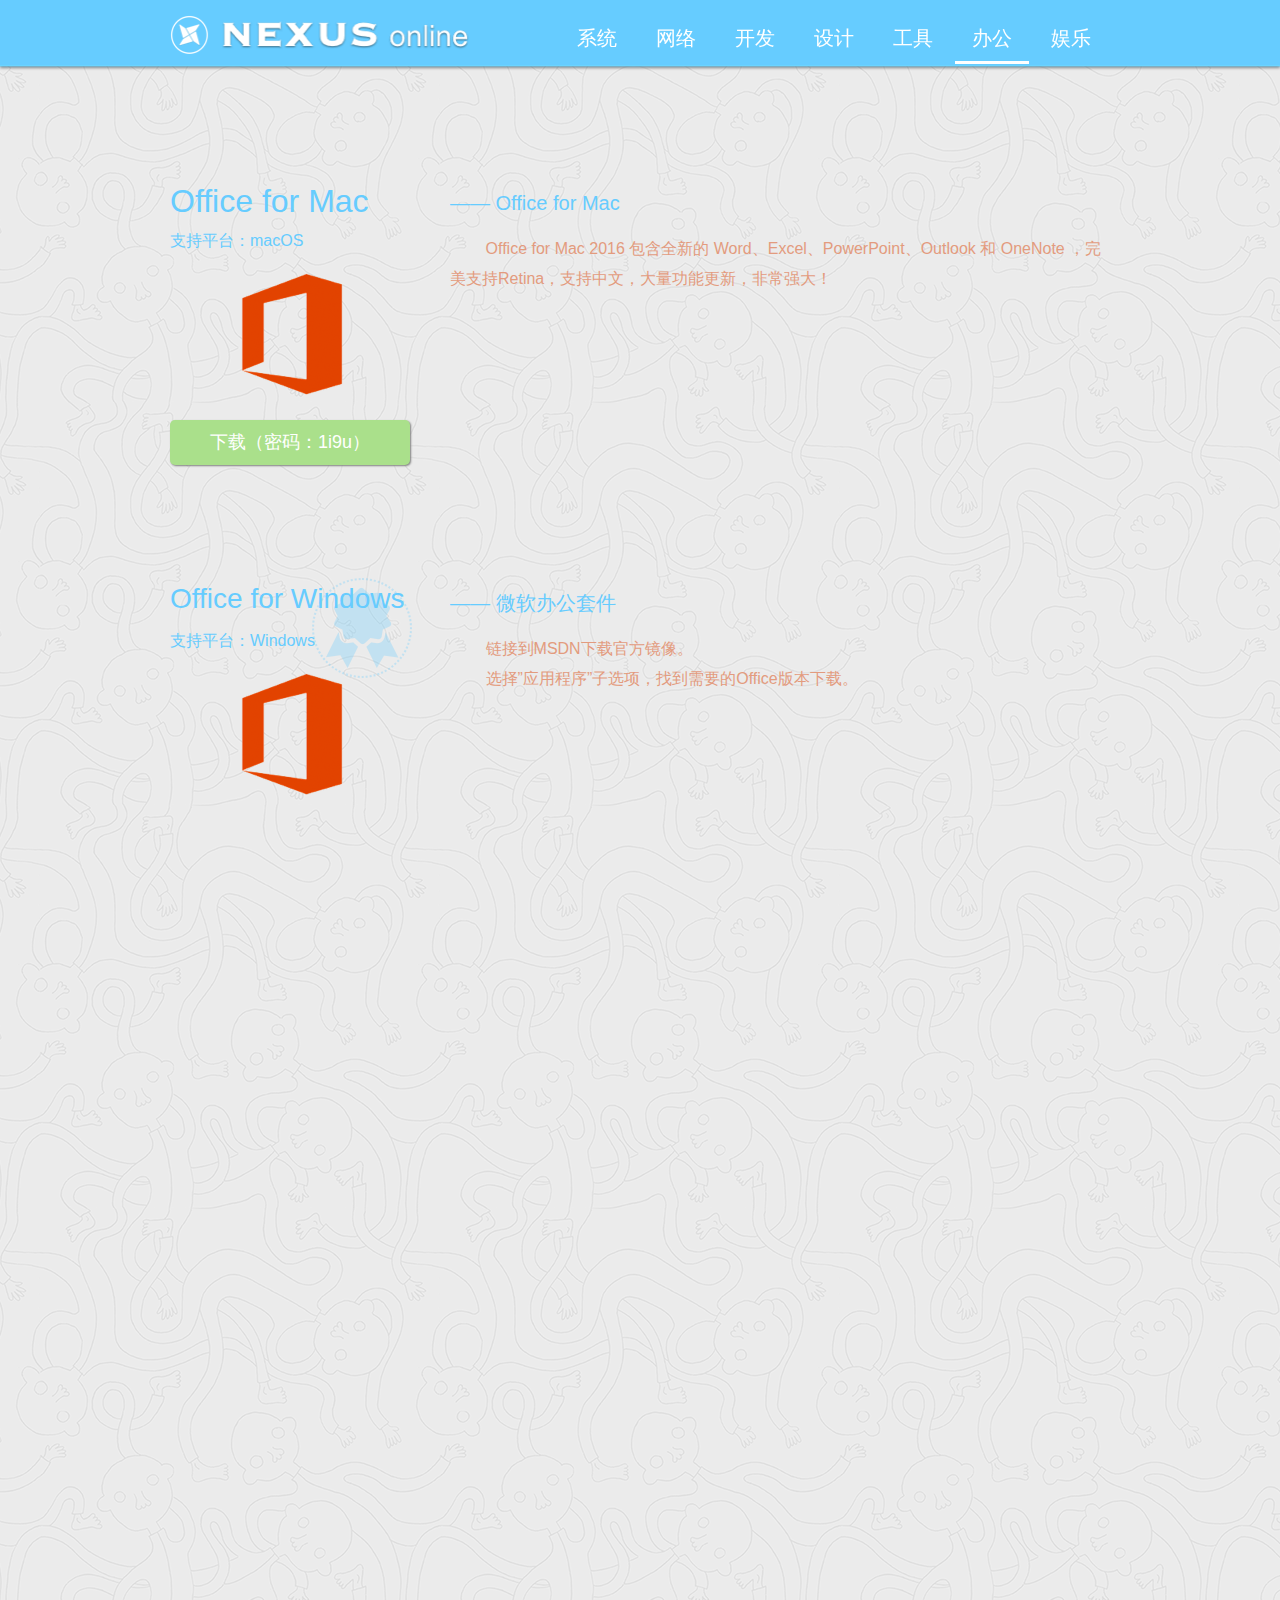
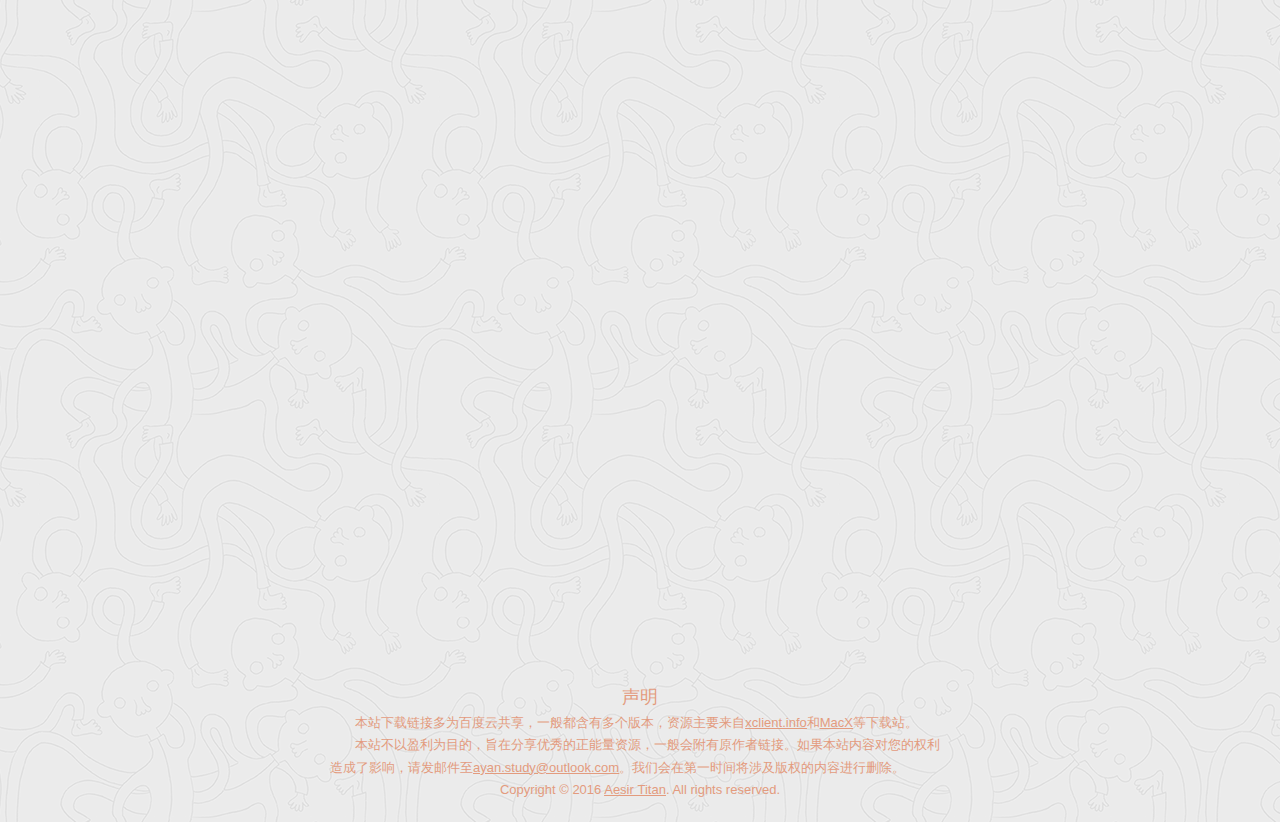
<file: office.html>
<!DOCTYPE html>
<html>
<head>
<meta charset="UTF-8">
<link rel="shortcut icon" type="image/x-icon" href="favicon.ico">
<link rel="apple-touch-icon" sizes="144x144" href="apple-touch-icon-144x144.png">
<link rel="apple-touch-icon" sizes="76x76" href="apple-touch-icon-76x76.png">
<meta name="msapplication-square70x70logo" content="mstile-70x70.png">
<link rel="shortcut icon" sizes="196x196" href="favicon-196x196.png">
<meta name="msapplication-square150x150logo" content="mstile-150x150.png">
<link rel="apple-touch-icon" sizes="72x72" href="apple-touch-icon-72x72.png">
<link rel="apple-touch-icon" sizes="57x57" href="apple-touch-icon-57x57.png">
<link rel="apple-touch-icon" sizes="60x60" href="apple-touch-icon-60x60.png">
<link rel="apple-touch-icon" sizes="152x152" href="apple-touch-icon-152x152.png">
<link rel="shortcut icon" sizes="96x96" href="favicon-96x96.png">
<meta name="msapplication-TileImage" content="mstile-144x144.png">
<link rel="apple-touch-icon" sizes="114x114" href="apple-touch-icon-114x114.png">
<link rel="apple-touch-icon" sizes="120x120" href="apple-touch-icon-120x120.png">
<meta name="viewport" content="width=960">
<style>.anim{visibility:hidden}</style>
<title>Office</title>
<link rel="stylesheet" type="text/css" href="css/site.20160929154046.css">
<!--[if lte IE 7]>
<link rel="stylesheet" type="text/css" href="css/site.20160929154046-lteIE7.css">
<![endif]-->
<!--[if lte IE 8]>
<link rel="stylesheet" type="text/css" href="css/site.20160929154046-lteIE8.css">
<![endif]-->
<!--[if gte IE 9]>
<link rel="stylesheet" type="text/css" href="css/site.20160929154046-gteIE9.css">
<![endif]-->
</head>
<body id="body-7">
<div class="vis pos size cont-261">
<div class="vis pos size cont-262">
<div class="pos-2 section">
<div class="vis pos-3 size-2 cont-3">
<div class="vis pos-28 size-5 cont-229">
<a class="anchor" href="https://ayan.site">
<picture class="img-2">
<source srcset="images/logo-40.png 1x, images/logo-80.png 2x, images/logo-120.png 3x">
<img src="images/logo-40.png" alt="" class="js-378 anim rotateIn img">
</picture>
</a>
</div>
<div class="vis pos-29 size-6 cont-94">
<a class="vis-2 pos-8 size-7 font button" href="index.html#home">
Button
</a>
</div>
<div class="vis pos-10 size-40 colwrapper">
<ul class="menu-horizontal-dropdown vis-3 pos-5 size-9 menu-7" id="menu-7">
<li class="vis pos-5 size-10 menu-item">
<a class="menu-link" href="system.html">
<div class="menu-content">
<div class="vis pos-5 size-11 cont-7"></div>
<div class="vis pos-11 size-12 cont-3">
<div class="cont-3"><p class="para"><span class="font-2">&#x7cfb;&#x7edf;</span></p></div>
</div>
</div>
</a>
</li>
<li class="vis pos-7 size-10 menu-item">
<a class="menu-link" href="network.html">
<div class="menu-content">
<div class="vis pos-5 size-11 cont-7"></div>
<div class="vis pos-11 size-12 cont-3">
<div class="cont-3"><p class="para"><span class="font-2">&#x7f51;&#x7edc;</span></p></div>
</div>
</div>
</a>
</li>
<li class="vis pos-7 size-10 menu-item">
<a class="menu-link" href="developer.html">
<div class="menu-content">
<div class="vis pos-5 size-11 cont-7"></div>
<div class="vis pos-11 size-12 cont-3">
<div class="cont-3"><p class="para"><span class="font-2">&#x5f00;&#x53d1;</span></p></div>
</div>
</div>
</a>
</li>
<li class="vis pos-7 size-10 menu-item">
<a class="menu-link" href="designer.html">
<div class="menu-content">
<div class="vis pos-5 size-11 cont-7"></div>
<div class="vis pos-11 size-12 cont-3">
<div class="cont-3"><p class="para"><span class="font-2">&#x8bbe;&#x8ba1;</span></p></div>
</div>
</div>
</a>
</li>
<li class="vis pos-7 size-10 menu-item">
<a class="menu-link" href="tools.html">
<div class="menu-content">
<div class="vis pos-5 size-11 cont-7"></div>
<div class="vis pos-11 size-12 cont-3">
<div class="cont-3"><p class="para"><span class="font-2">&#x5de5;&#x5177;</span></p></div>
</div>
</div>
</a>
</li>
<li class="vis pos-7 size-10 menu-item">
<a class="menu-link" href="#">
<div class="menu-content">
<div class="vis pos-5 size-11 cont-7"></div>
<div class="vis pos-11 size-12 cont-3">
<div class="cont-3"><p class="para"><span class="font-2">&#x529e;&#x516c;</span></p></div>
</div>
</div>
</a>
</li>
<li class="vis pos-7 size-10 menu-item">
<a class="menu-link" href="entertainment.html">
<div class="menu-content">
<div class="vis pos-5 size-11 cont-7"></div>
<div class="vis pos-11 size-12 cont-3">
<div class="cont-3"><p class="para"><span class="font-2">&#x5a31;&#x4e50;</span></p></div>
</div>
</div>
</a>
</li>
</ul>
<div class="vis pos-55 size-41 cont-263"></div>
</div>
</div>
</div>
</div>
</div>
<div class="vis pos-53 size-14 cont-8">
<div class="vis pos size-14 cont-71">
<div class="pos section">
<div class="vis pos-3 size-44 cont-3">
<div class="vis pos-5 size-33 cont-72">
<div class="anim slideInUp js-379 cont-3"><p class="para-2"><span class="font-18">Office for Mac</span></p></div>
</div>
<div class="vis pos-25 size-30 cont-26">
<div class="anim slideInUp js-380 cont-3"><p class="para-7"><span class="font-10">&mdash;&mdash;</span><span class="font-10">&nbsp;</span><span class="font-10">Office for Mac</span></p></div>
</div>
</div>
<div class="vis pos-3 size-45 cont-3">
<div class="vis pos-5 size-46 colwrapper">
<div class="vis pos-5 size-34 cont-27">
<div class="anim slideInUp js-381 cont-3"><p class="para-2"><span class="font-11">&#x652f;&#x6301;&#x5e73;&#x53f0;&#xff1a;macOS</span></p></div>
</div>
<div class="vis pos-5 size-32 cont-73">
<div class="vis pos-5 size-32 cont-74">
<div class="vis pos-36 size-47 cont-24">
<picture class="img-15 js-410">
<source data-srcset="images/e461dc36-bac8-26ef-36eb-0db3df7007c3-124.png 1x">
<img data-src="images/e461dc36-bac8-26ef-36eb-0db3df7007c3-124.png" alt="" class="js-382 anim rotateInUpLeft img-14">
</picture>
</div>
</div>
</div>
<div class="vis pos-5 size-35 cont-29">
<div class="vis pos-5 size-35 cont-32">
<div class="anim rotateInUpLeft js-383 vis pos-5 size-36 cont-33">
<a target="_blank" href="http://pan.baidu.com/s/1o761p02" class="vis-2 pos-8 size-37 font-12 button-3">
下载（密码：1i9u）
</a>
</div>
</div>
</div>
</div>
<div class="vis pos-25 size-48 cont-24">
<div class="anim slideInUp js-384 cont-3"><p class="para-9"><span class="font-13">&nbsp;&nbsp;&nbsp;&nbsp;&nbsp;&nbsp;&nbsp;&nbsp;Office for Mac 2016 &#x5305;&#x542b;&#x5168;&#x65b0;&#x7684; Word&#x3001;Excel&#x3001;PowerPoint&#x3001;Outlook &#x548c; OneNote &#xff0c;&#x5b8c;&#x7f8e;&#x652f;&#x6301;Retina&#xff0c;&#x652f;&#x6301;&#x4e2d;&#x6587;&#xff0c;&#x5927;&#x91cf;&#x529f;&#x80fd;&#x66f4;&#x65b0;&#xff0c;&#x975e;&#x5e38;&#x5f3a;&#x5927;&#xff01;</span></p></div>
</div>
</div>
</div>
<div class="vis pos size-49 cont-75"></div>
</div>
</div>
<div class="pos-38 section">
<div class="vis pos-34 size-43 cont-40">
<picture class="img-8 js-411">
<source data-srcset="images/diploma_1-96.png 1x">
<img data-src="images/diploma_1-96.png" alt="" class="js-385 anim zoomIn img-7">
</picture>
</div>
</div>
<div class="vis pos-35 size-14 cont-41">
<div class="vis pos size-14 cont-42">
<div class="pos section">
<div class="vis pos-3 size-44 cont-3">
<div class="vis pos-5 size-33 cont-17">
<div class="anim slideInUp js-386 cont-3"><p class="para-2"><span class="font-20">Office for Windows</span></p></div>
</div>
<div class="vis pos-25 size-30 cont-18">
<div class="anim slideInUp js-387 cont-3"><p class="para-7"><span class="font-10">&mdash;&mdash;</span><span class="font-10">&nbsp;</span><span class="font-10">&#x5fae;&#x8f6f;&#x529e;&#x516c;&#x5957;&#x4ef6;</span></p></div>
</div>
</div>
<div class="vis pos-3 size-45 cont-3">
<div class="vis pos-5 size-46 colwrapper">
<div class="vis pos-5 size-34 cont-43">
<div class="anim slideInUp js-388 cont-3"><p class="para-2"><span class="font-11">&#x652f;&#x6301;&#x5e73;&#x53f0;&#xff1a;Windows</span></p></div>
</div>
<div class="vis pos-5 size-32 cont-44">
<div class="vis pos-5 size-32 cont-9">
<div class="vis pos-36 size-47 cont-10">
<picture class="img-15 js-412">
<source data-srcset="images/e461dc36-bac8-26ef-36eb-0db3df7007c3-124.png 1x">
<img data-src="images/e461dc36-bac8-26ef-36eb-0db3df7007c3-124.png" alt="" class="js-389 anim rotateInUpLeft img-14">
</picture>
</div>
</div>
</div>
<div class="vis pos-5 size-35 cont-23">
<div class="vis pos-5 size-35 cont-45">
<div class="anim rotateInUpLeft js-390 vis pos-5 size-36 cont-21">
<a target="_blank" href="http://msdn.itellyou.cn/" class="vis-2 pos-8 size-37 font-12 button-3">
官方下载
</a>
</div>
</div>
</div>
</div>
<div class="vis pos-25 size-48 cont-10">
<div class="anim slideInUp js-391 cont-3"><p class="para-9"><span class="font-13">&nbsp;&nbsp;&nbsp;&nbsp;&nbsp;&nbsp;&nbsp;&nbsp;&#x94fe;&#x63a5;&#x5230;MSDN&#x4e0b;&#x8f7d;&#x5b98;&#x65b9;&#x955c;&#x50cf;&#x3002;</span></p><p class="para-9"><span class="font-13">&nbsp;&nbsp;&nbsp;&nbsp;&nbsp;&nbsp;&nbsp;&nbsp;&#x9009;&#x62e9;&rdquo;&#x5e94;&#x7528;&#x7a0b;&#x5e8f;&rdquo;&#x5b50;&#x9009;&#x9879;&#xff0c;&#x627e;&#x5230;&#x9700;&#x8981;&#x7684;Office&#x7248;&#x672c;&#x4e0b;&#x8f7d;&#x3002;</span></p></div>
</div>
</div>
</div>
<div class="vis pos size-49 cont-46"></div>
</div>
</div>
<div class="vis pos size-14 cont-181">
<div class="vis pos size-14 cont-49">
<div class="pos section">
<div class="vis pos-3 size-44 cont-3">
<div class="vis pos-5 size-33 cont-50">
<div class="anim slideInUp js-392 cont-3"><p class="para-2"><span class="font-18">Boxy</span></p></div>
</div>
<div class="vis pos-25 size-30 cont-13">
<div class="anim slideInUp js-393 cont-3"><p class="para-7"><span class="font-10">&mdash;&mdash;</span><span class="font-10">&nbsp;</span><span class="font-10">Inbox by Gmail &#x7b2c;&#x4e09;&#x65b9;&#x5ba2;&#x6237;&#x7aef;</span></p></div>
</div>
</div>
<div class="vis pos-3 size-45 cont-3">
<div class="vis pos-5 size-46 colwrapper">
<div class="vis pos-5 size-34 cont-11">
<div class="anim slideInUp js-394 cont-3"><p class="para-2"><span class="font-11">&#x652f;&#x6301;&#x5e73;&#x53f0;&#xff1a;macOS</span></p></div>
</div>
<div class="vis pos-5 size-32 cont-51">
<div class="vis pos-5 size-32 cont-52">
<div class="vis pos-36 size-47 cont-5">
<picture class="img-10 js-413">
<source data-srcset="images/9e38ece8-4d77-fe11-c709-eca2a39e5458-128.png 1x, images/9e38ece8-4d77-fe11-c709-eca2a39e5458-256.png 2x">
<img data-src="images/9e38ece8-4d77-fe11-c709-eca2a39e5458-128.png" alt="" class="js-395 anim rotateInUpLeft img-9">
</picture>
</div>
</div>
</div>
<div class="vis pos-5 size-35 cont-53">
<div class="vis pos-5 size-35 cont-54">
<div class="anim rotateInUpLeft js-396 vis pos-5 size-36 cont-55">
<a target="_blank" href="http://pan.baidu.com/s/1bp8zQNl" class="vis-2 pos-8 size-37 font-12 button-3">
下载（密码：1iwd）
</a>
</div>
</div>
</div>
</div>
<div class="vis pos-25 size-48 cont-5">
<div class="anim slideInUp js-397 cont-3"><p class="para-9"><span class="font-13">&nbsp;&nbsp;&nbsp;&nbsp;&nbsp;&nbsp;&nbsp;&nbsp;Boxy &#x540c;&#x65f6;&#x652f;&#x6301; OS X &#x7cfb;&#x7edf;&#x901a;&#x77e5;&#x3002;&#x9664;&#x4e86;&#x63a5;&#x6536;&#x65b0;&#x90ae;&#x4ef6;&#x65f6;&#x7684;&#x6a2a;&#x5e45;&#xff0c;Boxy &#x540c;&#x6837;&#x4f1a;&#x5e38;&#x9a7b;&#x5728;&#x4f60;&#x7684; Menubar &#x548c; Dock &#x4e2d;&#x3002;</span></p><p class="para-9"><span class="font-13">&nbsp;&nbsp;&nbsp;&nbsp;&nbsp;&nbsp;&nbsp;&nbsp;&#x4e5f;&#x8bb8;&#x4f60;&#x7ecf;&#x5e38;&#x4f7f;&#x7528; Safari &#x7684;&#x9605;&#x8bfb;&#x6a21;&#x5f0f;&#x6765;&#x6d4f;&#x89c8;&#x7f51;&#x9875;&#xff0c;&#x4e0d;&#x8fc7;&#x5982;&#x679c;&#x9605;&#x8bfb;&#x7684;&#x662f;&#x4e00;&#x5c01;&#x957f;&#x90ae;&#x4ef6;&#xff0c;&#x4e00;&#x822c;&#x4e5f;&#x53ea;&#x80fd;&#x8df3;&#x8f6c;&#x5230;&#x7f51;&#x9875;&#x67e5;&#x770b;&#x3002;Boxy &#x5728;&#x5e94;&#x7528;&#x5185;&#x652f;&#x6301;&#x5c06;&#x90ae;&#x4ef6;&#x4f7f;&#x7528;&#x9605;&#x8bfb;&#x6a21;&#x5f0f;&#x6d4f;&#x89c8;&#xff0c;&#x6ca1;&#x6709;&#x4e86;&#x5176;&#x5b83;&#x5143;&#x7d20;&#x7684;&#x5e72;&#x6270;&#xff0c;&#x8212;&#x9002;&#x9605;&#x8bfb;&#x7684;&#x540c;&#x65f6;&#x4e5f;&#x63d0;&#x9ad8;&#x4e86;&#x6548;&#x7387;&#x3002;</span></p></div>
</div>
</div>
</div>
<div class="vis pos size-49 cont-56"></div>
</div>
</div>
<div class="vis pos size-14 cont-264">
<div class="vis pos size-14 cont-265">
<div class="pos section">
<div class="vis pos-3 size-44 cont-3">
<div class="vis pos-5 size-33 cont-62">
<div class="anim slideInUp js-398 cont-3"><p class="para-2"><span class="font-18">Airmail</span></p></div>
</div>
<div class="vis pos-25 size-30 cont-266">
<div class="anim slideInUp js-399 cont-3"><p class="para-7"><span class="font-10">&mdash;&mdash;</span><span class="font-10">&nbsp;&#x6700;&#x5f3a;mac&#x90ae;&#x4ef6;&#x5ba2;&#x6237;&#x7aef;</span></p></div>
</div>
</div>
<div class="vis pos-3 size-45 cont-3">
<div class="vis pos-5 size-46 colwrapper">
<div class="vis pos-5 size-34 cont-63">
<div class="anim slideInUp js-400 cont-3"><p class="para-2"><span class="font-11">&#x652f;&#x6301;&#x5e73;&#x53f0;&#xff1a;macOS</span></p></div>
</div>
<div class="vis pos-5 size-32 cont-267">
<div class="vis pos-5 size-32 cont-268">
<div class="vis pos-36 size-47 cont-182">
<picture class="img-10 js-414">
<source data-srcset="images/3ad311c0-4d15-7099-c964-b47fa3b08eb8-128.png 1x, images/3ad311c0-4d15-7099-c964-b47fa3b08eb8-256.png 2x">
<img data-src="images/3ad311c0-4d15-7099-c964-b47fa3b08eb8-128.png" alt="" class="js-401 anim rotateInUpLeft img-9">
</picture>
</div>
</div>
</div>
<div class="vis pos-5 size-35 cont-68">
<div class="vis pos-5 size-35 cont-69">
<div class="anim rotateInUpLeft js-402 vis pos-5 size-36 cont-269">
<a target="_blank" href="http://pan.baidu.com/s/1slte3uP" class="vis-2 pos-8 size-37 font-12 button-3">
下载（密码：f8ff）
</a>
</div>
</div>
</div>
</div>
<div class="vis pos-25 size-48 cont-182">
<div class="anim slideInUp js-403 cont-3"><p class="para-9"><span class="font-13">&nbsp;&nbsp;&nbsp;&nbsp;&nbsp;&nbsp;&nbsp;&nbsp;Airmail&#x662f;&#x4e00;&#x6b3e;Mac&#x4e0a;&#x7684;&#x8f7b;&#x91cf;&#x7ea7;&#x90ae;&#x4ef6;&#x5ba2;&#x6237;&#x7aef;&#xff0c;&#x76f8;&#x6bd4; Mac &#x7cfb;&#x7edf;&#x81ea;&#x5e26;&#x7684;&#x90ae;&#x4ef6;&#x5ba2;&#x6237;&#x7aef;&#xff0c;&#x754c;&#x9762;&#x66f4;&#x52a0;&#x7684;&#x7b80;&#x6d01;&#x548c;&#x7f8e;&#x89c2;&#xff0c;&#x5728;&#x7528;&#x6237;&#x4f53;&#x9a8c;&#x4e0a;&#x4e5f;&#x975e;&#x5e38;&#x4e0d;&#x9519;&#xff0c;&#x6bd4;&#x5982;&#x90ae;&#x4ef6;&#x56de;&#x590d;&#x3001;&#x8f6c;&#x53d1;&#x6309;&#x94ae;&#x7684;&#x4f4d;&#x7f6e;&#x975e;&#x5e38;&#x4eba;&#x6027;&#x5316;&#xff0c;&#x8ba8;&#x538c;&#x7cfb;&#x7edf;&#x81ea;&#x5e26;&#x90ae;&#x7bb1;&#x529f;&#x80fd;&#x7684;&#x7f51;&#x53cb;&#x53ef;&#x4ee5;&#x8bd5;&#x8bd5;&#x8fd9;&#x6b3e;&#x8f6f;&#x4ef6;&#xff0c;&#x975e;&#x5e38;&#x4e0d;&#x9519;&#xff01;</span></p></div>
</div>
</div>
</div>
<div class="vis pos size-49 cont-270"></div>
</div>
</div>
<div class="vis pos size-14 cont-60">
<div class="vis pos size-14 cont-271">
<div class="pos section">
<div class="vis pos-3 size-44 cont-3">
<div class="vis pos-5 size-33 cont-81">
<div class="anim slideInUp js-404 cont-3"><p class="para-2"><span class="font-18">Adium</span></p></div>
</div>
<div class="vis pos-25 size-30 cont-177">
<div class="anim slideInUp js-405 cont-3"><p class="para-7"><span class="font-10">&mdash;&mdash;</span><span class="font-10">&nbsp;Mac IM &#x5ba2;&#x6237;&#x7aef;&#x7684;&#x6807;&#x6746;</span></p></div>
</div>
</div>
<div class="vis pos-3 size-45 cont-3">
<div class="vis pos-5 size-46 colwrapper">
<div class="vis pos-5 size-34 cont-82">
<div class="anim slideInUp js-406 cont-3"><p class="para-2"><span class="font-11">&#x652f;&#x6301;&#x5e73;&#x53f0;&#xff1a;macOS</span></p></div>
</div>
<div class="vis pos-5 size-32 cont-272">
<div class="vis pos-5 size-32 cont-227">
<div class="vis pos-36 size-47 cont-273">
<picture class="img-10 js-415">
<source data-srcset="images/logo-20120119-125534-128.png 1x">
<img data-src="images/logo-20120119-125534-128.png" alt="" class="js-407 anim rotateInUpLeft img-9">
</picture>
</div>
</div>
</div>
<div class="vis pos-5 size-35 cont-87">
<div class="vis pos-5 size-35 cont-88">
<div class="anim rotateInUpLeft js-408 vis pos-5 size-36 cont-274">
<a target="_blank" href="http://pan.baidu.com/s/1jH5TIGe" class="vis-2 pos-8 size-37 font-12 button-3">
下载（密码：jyys）
</a>
</div>
</div>
</div>
</div>
<div class="vis pos-25 size-48 cont-273">
<div class="anim slideInUp js-409 cont-3"><p class="para-9"><span class="font-13">&nbsp;&nbsp;&nbsp;&nbsp;&nbsp;&nbsp;&nbsp;&nbsp;Adium Mac &#x6574;&#x5408;&#x5ea6;&#x9ad8;&#xff0c;&#x5b9a;&#x5236;&#x6027;&#x5f3a;&#x5927;&#x65e0;&#x6bd4;&#xff0c;&#x662f; Mac &#x4e0a;&#x7684;&#x6807;&#x5fd7;&#x6027;&#x7a0b;&#x5e8f;&#x3002;&#x5b83;&#x6574;&#x5408;&#x4e86;&#x5730;&#x5740;&#x7c3f;&#xff0c;&#x6709;&#x7cbe;&#x5bc6;&#x7684;&#x4e8b;&#x4ef6;&#x7cfb;&#x7edf;&#xff0c;&#x80fd; Growl &#x901a;&#x77e5;&#xff0c;OTR &#x52a0;&#x5bc6;&#xff0c;&#x6587;&#x4ef6;&#x4f20;&#x8f93;&#x7b49;&#x7b49;&#x3002;&#x9ed8;&#x8ba4;&#x754c;&#x9762;&#x6734;&#x5b9e;&#xff0c;&#x53ef;&#x62e5;&#x6709;&#x4e0a;&#x767e;&#x4e3b;&#x9898;&#x53ef;&#x968f;&#x610f;&#x66ff;&#x6362;&#x754c;&#x9762;&#x7684;&#x6bcf;&#x4e00;&#x4e2a;&#x5143;&#x7d20;&#x3002;</span></p></div>
</div>
</div>
</div>
<div class="vis pos size-49 cont-275"></div>
</div>
</div>
<div class="pos-46 section">
<div class="vis pos-27 size-39 cont-79">
<div class="cont-3"><p class="para-10"><span class="font-15">&#x58f0;&#x660e;</span></p><p class="para-11"><span class="font-16">&nbsp;&nbsp;&nbsp;&nbsp;&nbsp;&nbsp;&nbsp;&#x672c;&#x7ad9;&#x4e0b;&#x8f7d;&#x94fe;&#x63a5;&#x591a;&#x4e3a;&#x767e;&#x5ea6;&#x4e91;&#x5171;&#x4eab;&#xff0c;&#x4e00;&#x822c;&#x90fd;&#x542b;&#x6709;&#x591a;&#x4e2a;&#x7248;&#x672c;&#xff0c;&#x8d44;&#x6e90;&#x4e3b;&#x8981;&#x6765;&#x81ea;</span><span class="font-17"><a target="_blank" href="http://xclient.info">xclient.info</a></span><span class="font-16">&#x548c;</span><span class="font-17"><a target="_blank" href="http://soft.macx.cn">MacX</a></span><span class="font-16">&#x7b49;&#x4e0b;&#x8f7d;&#x7ad9;&#x3002;</span></p><p class="para-11"><span class="font-16">&nbsp;&nbsp;&nbsp;&nbsp;&nbsp;&nbsp;&nbsp;&#x672c;&#x7ad9;&#x4e0d;&#x4ee5;&#x76c8;&#x5229;&#x4e3a;&#x76ee;&#x7684;&#xff0c;&#x65e8;&#x5728;&#x5206;&#x4eab;&#x4f18;&#x79c0;&#x7684;&#x6b63;&#x80fd;&#x91cf;&#x8d44;&#x6e90;&#xff0c;&#x4e00;&#x822c;&#x4f1a;&#x9644;&#x6709;&#x539f;&#x4f5c;&#x8005;&#x94fe;&#x63a5;&#x3002;&#x5982;&#x679c;&#x672c;&#x7ad9;&#x5185;&#x5bb9;&#x5bf9;&#x60a8;&#x7684;&#x6743;&#x5229;&#x9020;&#x6210;&#x4e86;&#x5f71;&#x54cd;&#xff0c;&#x8bf7;&#x53d1;&#x90ae;&#x4ef6;&#x81f3;</span><span class="font-17"><a href="javascript:em1();">ayan.study@outlook.com</a></span><span class="font-16">&#x3002;&#x6211;&#x4eec;&#x4f1a;&#x5728;&#x7b2c;&#x4e00;&#x65f6;&#x95f4;&#x5c06;&#x6d89;&#x53ca;&#x7248;&#x6743;&#x7684;&#x5185;&#x5bb9;&#x8fdb;&#x884c;&#x5220;&#x9664;&#x3002;</span></p><p class="para-12"><span class="font-16">Copyright &COPY; 2016 </span><span class="font-17"><a href="http://ayan.site">Aesir</a></span><span class="font-17"><a href="http://ayan.site">&nbsp;Titan</a></span><span class="font-16">. All rights reserved.</span></p></div>
</div>
</div>
<script type="text/javascript" src="js/jquery.js" defer></script>
<script type="text/javascript" src="js/woolite.js" defer></script>
<script type="text/javascript" src="js/jqueryui.js" defer></script>
<script type="text/javascript" src="js/menu.js" defer></script>
<script type="text/javascript" src="js/menu-horizontal-dropdown.js" defer></script>
<script type="text/javascript" src="js/stickyfill.js" defer></script>
<script type="text/javascript" src="js/unveil.js" defer></script>
<script type="text/javascript" src="js/office.20160929154046.js" defer></script>
<script type="text/javascript">
var ver=RegExp(/Mozilla\/5\.0 \(Linux; .; Android ([\d.]+)/).exec(navigator.userAgent);if(ver&&parseFloat(ver[1])<5){document.getElementsByTagName('body')[0].className+=' whitespacefix';}
</script>
</body>
</html>
</file>
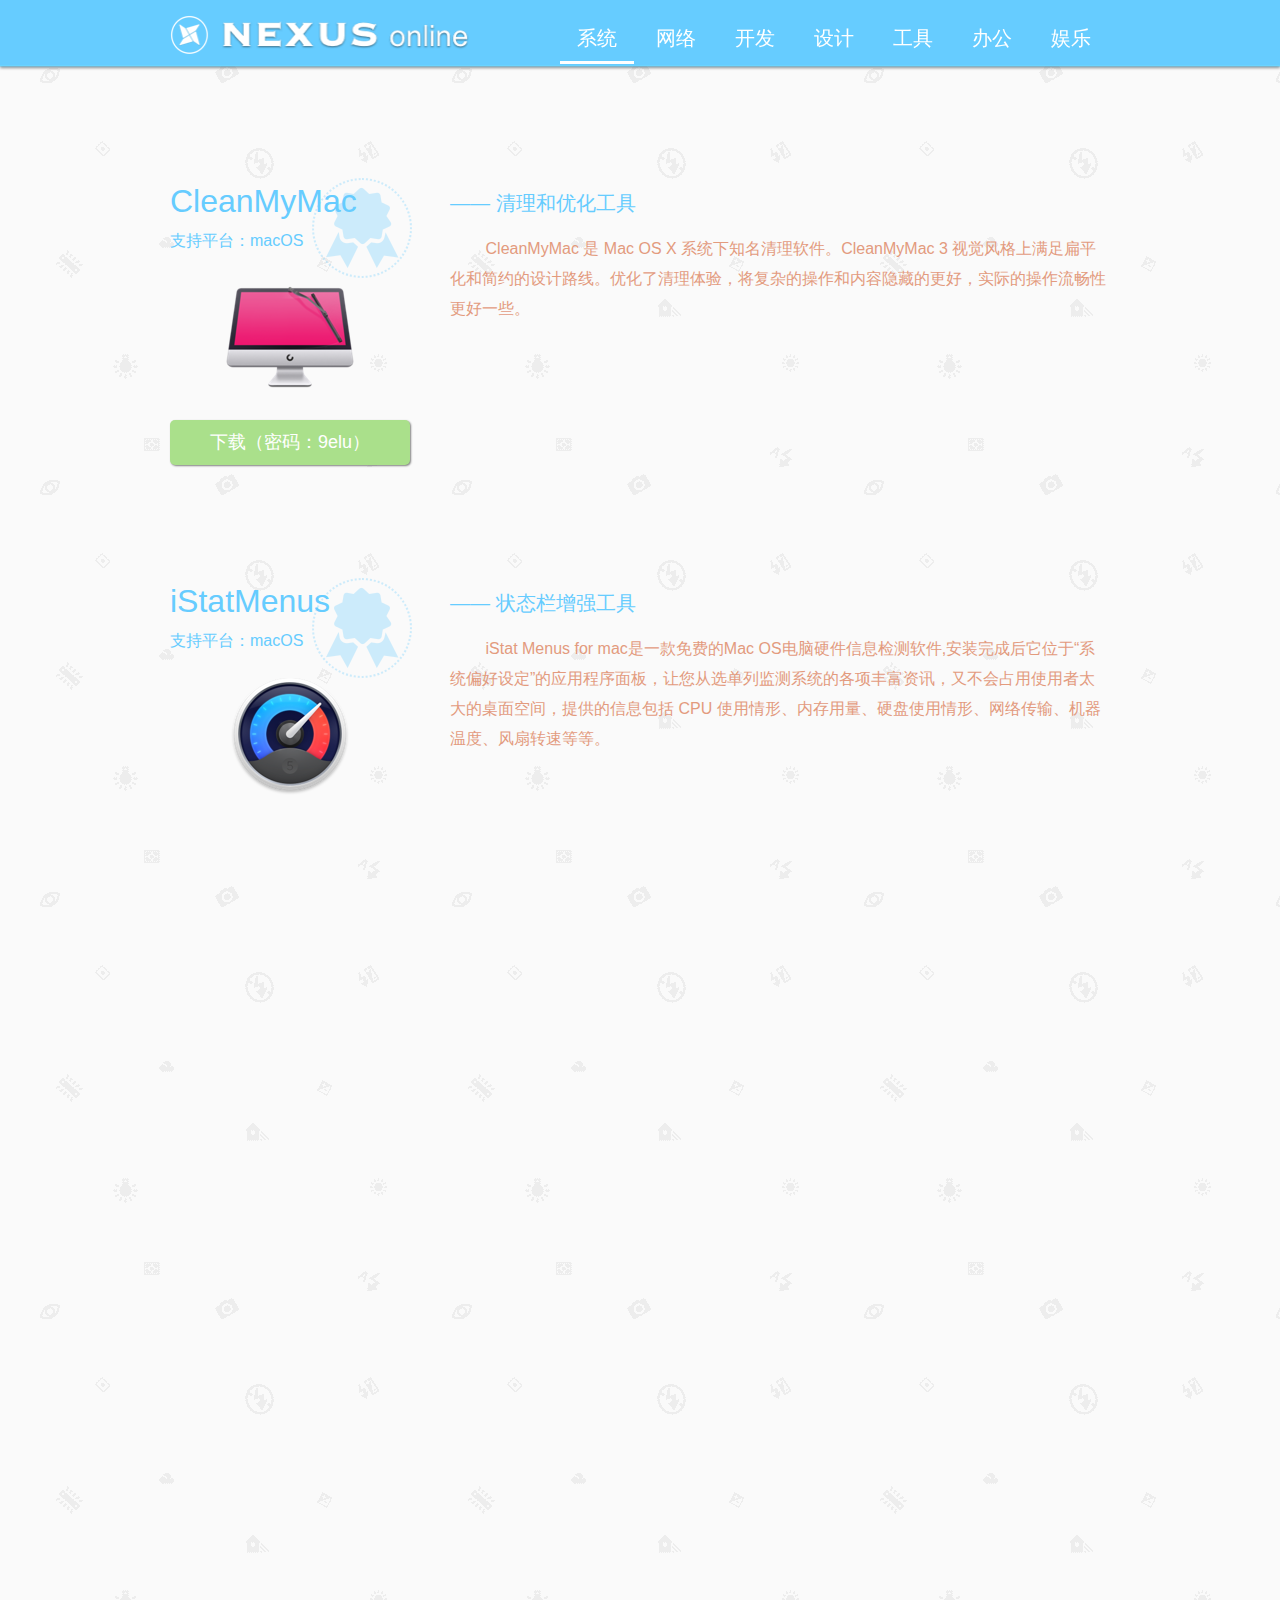
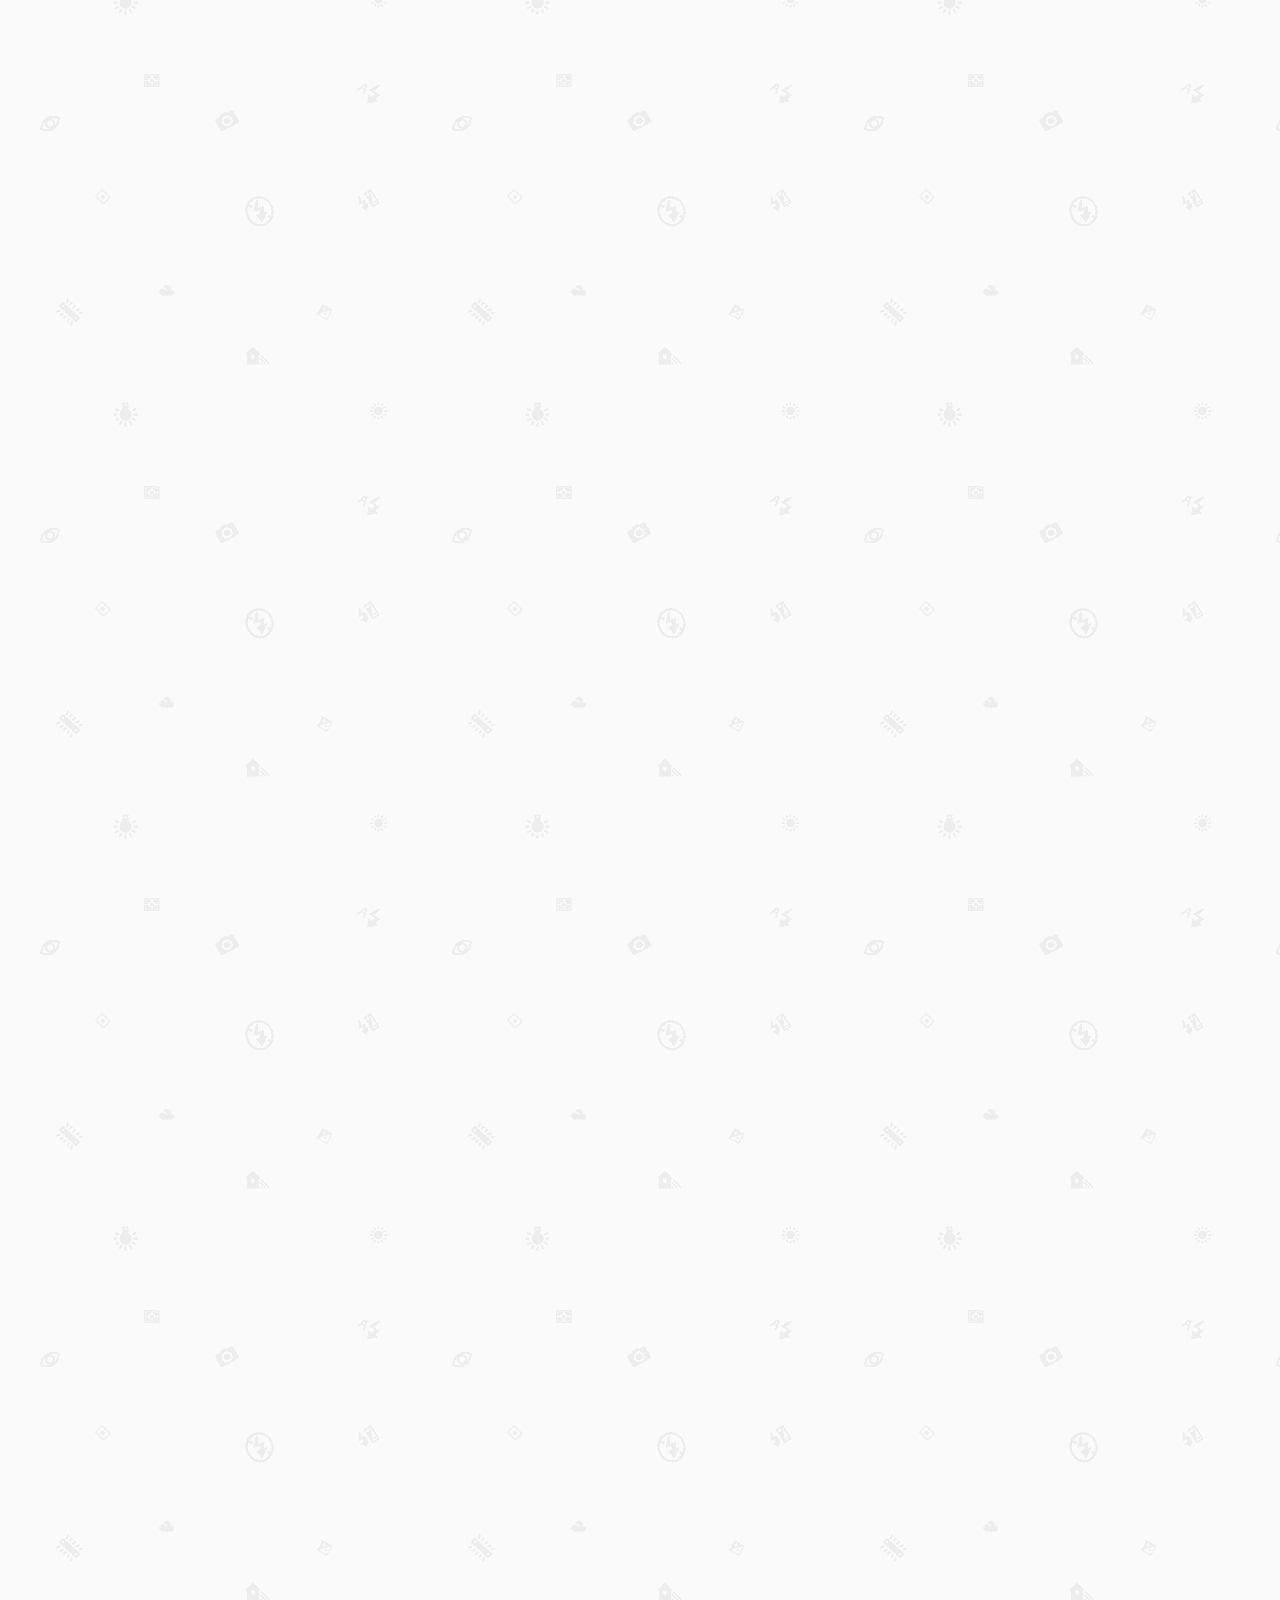
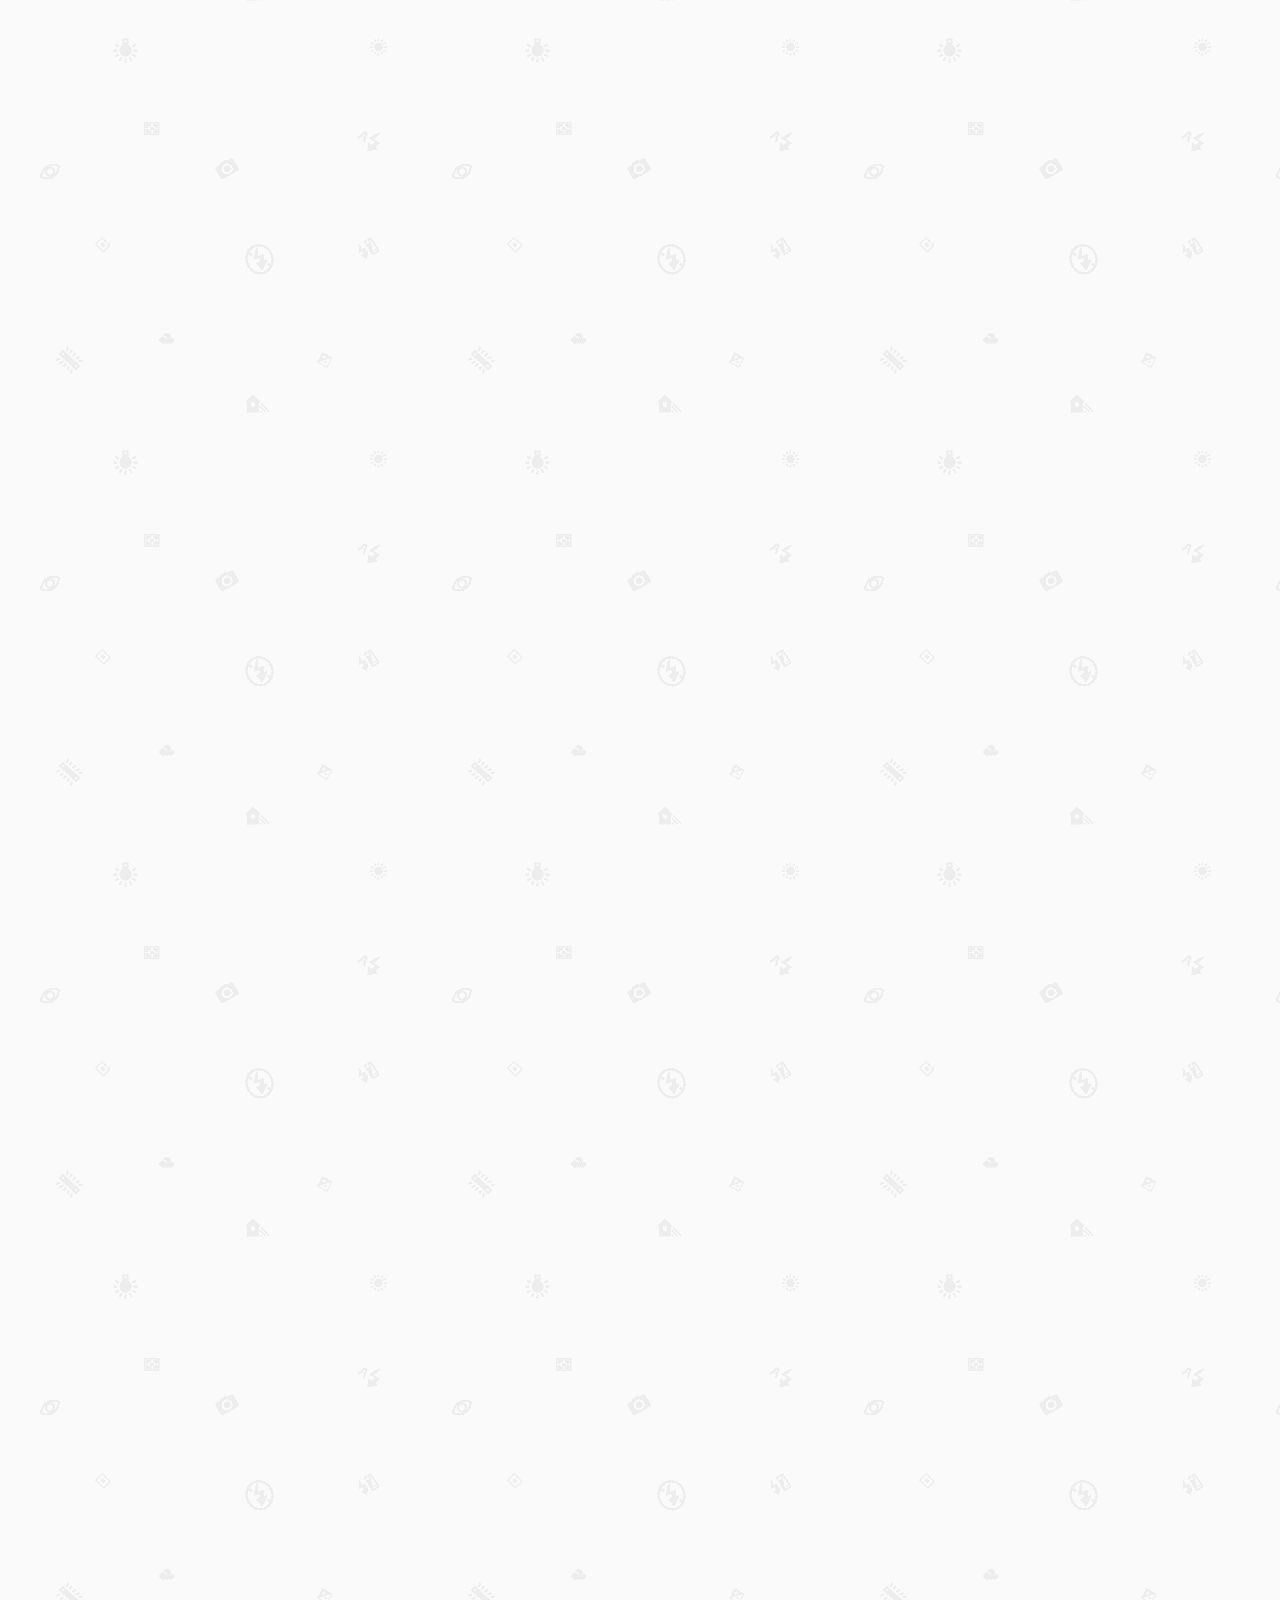
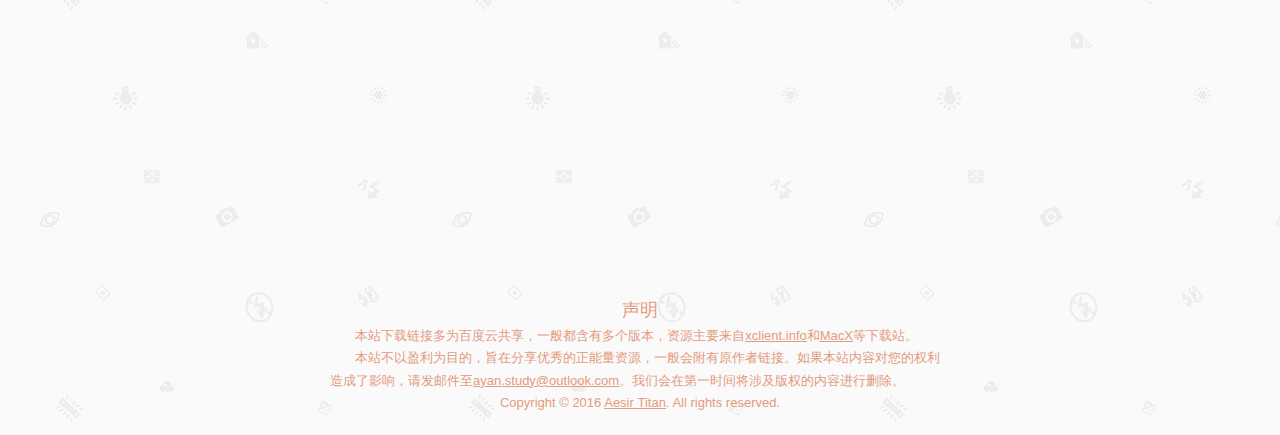
<file: system.html>
<!DOCTYPE html>
<html>
<head>
<meta charset="UTF-8">
<link rel="shortcut icon" type="image/x-icon" href="favicon.ico">
<link rel="apple-touch-icon" sizes="144x144" href="apple-touch-icon-144x144.png">
<link rel="apple-touch-icon" sizes="76x76" href="apple-touch-icon-76x76.png">
<meta name="msapplication-square70x70logo" content="mstile-70x70.png">
<link rel="shortcut icon" sizes="196x196" href="favicon-196x196.png">
<meta name="msapplication-square150x150logo" content="mstile-150x150.png">
<link rel="apple-touch-icon" sizes="72x72" href="apple-touch-icon-72x72.png">
<link rel="apple-touch-icon" sizes="57x57" href="apple-touch-icon-57x57.png">
<link rel="apple-touch-icon" sizes="60x60" href="apple-touch-icon-60x60.png">
<link rel="apple-touch-icon" sizes="152x152" href="apple-touch-icon-152x152.png">
<link rel="shortcut icon" sizes="96x96" href="favicon-96x96.png">
<meta name="msapplication-TileImage" content="mstile-144x144.png">
<link rel="apple-touch-icon" sizes="114x114" href="apple-touch-icon-114x114.png">
<link rel="apple-touch-icon" sizes="120x120" href="apple-touch-icon-120x120.png">
<meta name="viewport" content="width=960">
<style>.anim{visibility:hidden}</style>
<title>System</title>
<link rel="stylesheet" type="text/css" href="css/site.20160929154046.css">
<!--[if lte IE 7]>
<link rel="stylesheet" type="text/css" href="css/site.20160929154046-lteIE7.css">
<![endif]-->
<!--[if lte IE 8]>
<link rel="stylesheet" type="text/css" href="css/site.20160929154046-lteIE8.css">
<![endif]-->
<!--[if gte IE 9]>
<link rel="stylesheet" type="text/css" href="css/site.20160929154046-gteIE9.css">
<![endif]-->
</head>
<body id="body-2">
<div class="vis pos size cont-35">
<div class="vis pos size cont-36">
<div class="pos-2 section">
<div class="vis pos-3 size-2 cont-3">
<div class="vis pos-28 size-5 cont-37">
<a class="anchor" href="https://ayan.site">
<picture class="img-2">
<source srcset="images/logo-40.png 1x, images/logo-80.png 2x, images/logo-120.png 3x">
<img src="images/logo-40.png" alt="" class="js-25 anim rotateIn img">
</picture>
</a>
</div>
<div class="vis pos-29 size-6 cont-38">
<a class="vis-2 pos-8 size-7 font button" href="index.html#home">
Button
</a>
</div>
<div class="vis pos-10 size-40 colwrapper">
<ul class="menu-horizontal-dropdown vis-3 pos-5 size-9 menu-2" id="menu-2">
<li class="vis pos-5 size-10 menu-item">
<a class="menu-link" href="#">
<div class="menu-content">
<div class="vis pos-5 size-11 cont-7"></div>
<div class="vis pos-11 size-12 cont-3">
<div class="cont-3"><p class="para"><span class="font-2">&#x7cfb;&#x7edf;</span></p></div>
</div>
</div>
</a>
</li>
<li class="vis pos-7 size-10 menu-item">
<a class="menu-link" href="network.html">
<div class="menu-content">
<div class="vis pos-5 size-11 cont-7"></div>
<div class="vis pos-11 size-12 cont-3">
<div class="cont-3"><p class="para"><span class="font-2">&#x7f51;&#x7edc;</span></p></div>
</div>
</div>
</a>
</li>
<li class="vis pos-7 size-10 menu-item">
<a class="menu-link" href="developer.html">
<div class="menu-content">
<div class="vis pos-5 size-11 cont-7"></div>
<div class="vis pos-11 size-12 cont-3">
<div class="cont-3"><p class="para"><span class="font-2">&#x5f00;&#x53d1;</span></p></div>
</div>
</div>
</a>
</li>
<li class="vis pos-7 size-10 menu-item">
<a class="menu-link" href="designer.html">
<div class="menu-content">
<div class="vis pos-5 size-11 cont-7"></div>
<div class="vis pos-11 size-12 cont-3">
<div class="cont-3"><p class="para"><span class="font-2">&#x8bbe;&#x8ba1;</span></p></div>
</div>
</div>
</a>
</li>
<li class="vis pos-7 size-10 menu-item">
<a class="menu-link" href="tools.html">
<div class="menu-content">
<div class="vis pos-5 size-11 cont-7"></div>
<div class="vis pos-11 size-12 cont-3">
<div class="cont-3"><p class="para"><span class="font-2">&#x5de5;&#x5177;</span></p></div>
</div>
</div>
</a>
</li>
<li class="vis pos-7 size-10 menu-item">
<a class="menu-link" href="office.html">
<div class="menu-content">
<div class="vis pos-5 size-11 cont-7"></div>
<div class="vis pos-11 size-12 cont-3">
<div class="cont-3"><p class="para"><span class="font-2">&#x529e;&#x516c;</span></p></div>
</div>
</div>
</a>
</li>
<li class="vis pos-7 size-10 menu-item">
<a class="menu-link" href="entertainment.html">
<div class="menu-content">
<div class="vis pos-5 size-11 cont-7"></div>
<div class="vis pos-11 size-12 cont-3">
<div class="cont-3"><p class="para"><span class="font-2">&#x5a31;&#x4e50;</span></p></div>
</div>
</div>
</a>
</li>
</ul>
<div class="vis pos-30 size-41 cont-39"></div>
</div>
</div>
</div>
</div>
</div>
<a name="anchor1" class="vis pos-31 size-42">
</a>
<a name="anchor1" class="vis pos-32 size-42">
</a>
<div class="pos-33 section">
<div class="vis pos-34 size-43 cont-40">
<picture class="img-8 js-103">
<source data-srcset="images/diploma_1-96.png 1x">
<img data-src="images/diploma_1-96.png" alt="" class="js-26 anim zoomIn img-7">
</picture>
</div>
</div>
<div class="vis pos-35 size-14 cont-41">
<div class="vis pos size-14 cont-42">
<div class="pos section">
<div class="vis pos-3 size-44 cont-3">
<div class="vis pos-5 size-33 cont-17">
<div class="anim slideInUp js-27 cont-3"><p class="para-2"><span class="font-18">CleanMyMac</span></p></div>
</div>
<div class="vis pos-25 size-30 cont-18">
<div class="anim slideInUp js-28 cont-3"><p class="para-7"><span class="font-10">&mdash;&mdash;</span><span class="font-10">&nbsp;</span><span class="font-10">&#x6e05;&#x7406;&#x548c;&#x4f18;&#x5316;&#x5de5;&#x5177;</span></p></div>
</div>
</div>
<div class="vis pos-3 size-45 cont-3">
<div class="vis pos-5 size-46 colwrapper">
<div class="vis pos-5 size-34 cont-43">
<div class="anim slideInUp js-29 cont-3"><p class="para-2"><span class="font-11">&#x652f;&#x6301;&#x5e73;&#x53f0;&#xff1a;macOS</span></p></div>
</div>
<div class="vis pos-5 size-32 cont-44">
<div class="vis pos-5 size-32 cont-9">
<div class="vis pos-36 size-47 cont-10">
<picture class="img-10 js-104">
<source data-srcset="images/9f0bcc86-d919-d112-d4d3-9c4ddd6083bb-555-128.png 1x, images/9f0bcc86-d919-d112-d4d3-9c4ddd6083bb-555-256.png 2x, images/9f0bcc86-d919-d112-d4d3-9c4ddd6083bb-555-384.png 3x">
<img data-src="images/9f0bcc86-d919-d112-d4d3-9c4ddd6083bb-555-128.png" alt="" class="js-30 anim rotateInUpLeft img-9">
</picture>
</div>
</div>
</div>
<div class="vis pos-5 size-35 cont-23">
<div class="vis pos-5 size-35 cont-45">
<div class="anim rotateInUpLeft js-31 vis pos-5 size-36 cont-21">
<a target="_blank" href="http://pan.baidu.com/s/1cA3LIe" class="vis-2 pos-8 size-37 font-12 button-3">
下载（密码：9elu）
</a>
</div>
</div>
</div>
</div>
<div class="vis pos-25 size-48 cont-10">
<div class="anim slideInUp js-32 cont-3"><p class="para-9"><span class="font-13">&nbsp;&nbsp;&nbsp;&nbsp;&nbsp;&nbsp;&nbsp;&nbsp;CleanMyMac &#x662f; Mac OS X &#x7cfb;&#x7edf;&#x4e0b;&#x77e5;&#x540d;&#x6e05;&#x7406;&#x8f6f;&#x4ef6;&#x3002;CleanMyMac 3 &#x89c6;&#x89c9;&#x98ce;&#x683c;&#x4e0a;&#x6ee1;&#x8db3;&#x6241;&#x5e73;&#x5316;&#x548c;&#x7b80;&#x7ea6;&#x7684;&#x8bbe;&#x8ba1;&#x8def;&#x7ebf;&#x3002;&#x4f18;&#x5316;&#x4e86;&#x6e05;&#x7406;&#x4f53;&#x9a8c;&#xff0c;&#x5c06;&#x590d;&#x6742;&#x7684;&#x64cd;&#x4f5c;&#x548c;&#x5185;&#x5bb9;&#x9690;&#x85cf;&#x7684;&#x66f4;&#x597d;&#xff0c;&#x5b9e;&#x9645;&#x7684;&#x64cd;&#x4f5c;&#x6d41;&#x7545;&#x6027;&#x66f4;&#x597d;&#x4e00;&#x4e9b;&#x3002;</span></p></div>
</div>
</div>
</div>
<div class="vis pos size-49 cont-46"></div>
</div>
</div>
<a name="anchor2" class="vis pos-37 size-42">
</a>
<div class="pos-38 section">
<div class="vis pos-34 size-43 cont-47">
<picture class="img-8 js-105">
<source data-srcset="images/diploma_1-96.png 1x">
<img data-src="images/diploma_1-96.png" alt="" class="js-33 anim zoomIn img-7">
</picture>
</div>
</div>
<div class="vis pos-35 size-14 cont-48">
<div class="vis pos size-14 cont-49">
<div class="pos section">
<div class="vis pos-3 size-44 cont-3">
<div class="vis pos-5 size-33 cont-50">
<div class="anim slideInUp js-34 cont-3"><p class="para-2"><span class="font-18">iStatMenus</span></p></div>
</div>
<div class="vis pos-25 size-30 cont-13">
<div class="anim slideInUp js-35 cont-3"><p class="para-7"><span class="font-10">&mdash;&mdash;</span><span class="font-10">&nbsp;</span><span class="font-10">&#x72b6;&#x6001;&#x680f;&#x589e;&#x5f3a;&#x5de5;&#x5177;</span></p></div>
</div>
</div>
<div class="vis pos-3 size-45 cont-3">
<div class="vis pos-5 size-46 colwrapper">
<div class="vis pos-5 size-34 cont-11">
<div class="anim slideInUp js-36 cont-3"><p class="para-2"><span class="font-11">&#x652f;&#x6301;&#x5e73;&#x53f0;&#xff1a;macOS</span></p></div>
</div>
<div class="vis pos-5 size-32 cont-51">
<div class="vis pos-5 size-32 cont-52">
<div class="vis pos-36 size-47 cont-5">
<picture class="img-10 js-106">
<source data-srcset="images/2763bfa0-3ac1-c0ce-3588-3889057416f0-128.png 1x, images/2763bfa0-3ac1-c0ce-3588-3889057416f0-256.png 2x">
<img data-src="images/2763bfa0-3ac1-c0ce-3588-3889057416f0-128.png" alt="" class="js-37 anim rotateInUpLeft img-9">
</picture>
</div>
</div>
</div>
<div class="vis pos-5 size-35 cont-53">
<div class="vis pos-5 size-35 cont-54">
<div class="anim rotateInUpLeft js-38 vis pos-5 size-36 cont-55">
<a target="_blank" href="http://pan.baidu.com/s/1hsx0rFe" class="vis-2 pos-8 size-37 font-12 button-3">
下载（密码：abek）
</a>
</div>
</div>
</div>
</div>
<div class="vis pos-25 size-48 cont-5">
<div class="anim slideInUp js-39 cont-3"><p class="para-9"><span class="font-13">&nbsp;&nbsp;&nbsp;&nbsp;&nbsp;&nbsp;&nbsp;&nbsp;iStat Menus for mac&#x662f;&#x4e00;&#x6b3e;&#x514d;&#x8d39;&#x7684;Mac OS&#x7535;&#x8111;&#x786c;&#x4ef6;&#x4fe1;&#x606f;&#x68c0;&#x6d4b;&#x8f6f;&#x4ef6;,&#x5b89;&#x88c5;&#x5b8c;&#x6210;&#x540e;&#x5b83;&#x4f4d;&#x4e8e;&ldquo;&#x7cfb;&#x7edf;&#x504f;&#x597d;&#x8bbe;&#x5b9a;&rdquo;&#x7684;&#x5e94;&#x7528;&#x7a0b;&#x5e8f;&#x9762;&#x677f;&#xff0c;&#x8ba9;&#x60a8;&#x4ece;&#x9009;&#x5355;&#x5217;&#x76d1;&#x6d4b;&#x7cfb;&#x7edf;&#x7684;&#x5404;&#x9879;&#x4e30;&#x5bcc;&#x8d44;&#x8baf;&#xff0c;&#x53c8;&#x4e0d;&#x4f1a;&#x5360;&#x7528;&#x4f7f;&#x7528;&#x8005;&#x592a;&#x5927;&#x7684;&#x684c;&#x9762;&#x7a7a;&#x95f4;&#xff0c;&#x63d0;&#x4f9b;&#x7684;&#x4fe1;&#x606f;&#x5305;&#x62ec; CPU &#x4f7f;&#x7528;&#x60c5;&#x5f62;&#x3001;&#x5185;&#x5b58;&#x7528;&#x91cf;&#x3001;&#x786c;&#x76d8;&#x4f7f;&#x7528;&#x60c5;&#x5f62;&#x3001;&#x7f51;&#x7edc;&#x4f20;&#x8f93;&#x3001;&#x673a;&#x5668;&#x6e29;&#x5ea6;&#x3001;&#x98ce;&#x6247;&#x8f6c;&#x901f;&#x7b49;&#x7b49;&#x3002;</span></p></div>
</div>
</div>
</div>
<div class="vis pos size-49 cont-56"></div>
</div>
</div>
<div class="pos-38 section">
<div class="vis pos-34 size-43 cont-57">
<picture class="img-8 js-107">
<source data-srcset="images/diploma_1-96.png 1x">
<img data-src="images/diploma_1-96.png" alt="" class="js-40 anim zoomIn img-7">
</picture>
</div>
</div>
<div class="vis pos-35 size-14 cont-58">
<div class="vis pos size-14 cont-59">
<div class="pos section">
<div class="vis pos-3 size-44 cont-3">
<div class="vis pos-5 size-33 cont-60">
<div class="anim slideInUp js-41 cont-3"><p class="para-2"><span class="font-18">Tuxera NTFS</span></p></div>
</div>
<div class="vis pos-25 size-30 cont-61">
<div class="anim slideInUp js-42 cont-3"><p class="para-7"><span class="font-10">&mdash;&mdash;</span><span class="font-10">&nbsp;</span><span class="font-10">&#x8ba9;&#x4f60;&#x7684; Mac OS X &#x7cfb;&#x7edf;&#x53ef;&#x4ee5;&#x81ea;&#x7531;&#x8bfb;&#x5199;NTFS&#x683c;&#x5f0f;&#x786c;&#x76d8;</span></p></div>
</div>
</div>
<div class="vis pos-3 size-45 cont-3">
<div class="vis pos-5 size-46 colwrapper">
<div class="vis pos-5 size-34 cont-62">
<div class="anim slideInUp js-43 cont-3"><p class="para-2"><span class="font-11">&#x652f;&#x6301;&#x5e73;&#x53f0;&#xff1a;macOS</span></p></div>
</div>
<div class="vis pos-5 size-32 cont-63">
<div class="vis pos-5 size-32 cont-64">
<div class="vis pos-36 size-47 cont-65">
<picture class="img-10 js-108">
<source data-srcset="images/6dd3b365-2cce-1a2a-e3bc-62300466a854-555-128.png 1x, images/6dd3b365-2cce-1a2a-e3bc-62300466a854-555-256.png 2x, images/6dd3b365-2cce-1a2a-e3bc-62300466a854-555-384.png 3x">
<img data-src="images/6dd3b365-2cce-1a2a-e3bc-62300466a854-555-128.png" alt="" class="js-44 anim rotateInUpLeft img-9">
</picture>
</div>
</div>
</div>
<div class="vis pos-5 size-35 cont-66">
<div class="vis pos-5 size-35 cont-67">
<div class="anim rotateInUpLeft js-45 vis pos-5 size-36 cont-68">
<a target="_blank" href="http://pan.baidu.com/s/1kVjhdTP" class="vis-2 pos-8 size-37 font-12 button-3">
下载（密码：8uol）
</a>
</div>
</div>
</div>
</div>
<div class="vis pos-25 size-48 cont-65">
<div class="anim slideInUp js-46 cont-3"><p class="para-9"><span class="font-13">&nbsp;&nbsp;&nbsp;&nbsp;&nbsp;&nbsp;&nbsp;&nbsp;Tuxera NTFS &#x662f;&#x4e00;&#x6b3e;Mac&#x4e0a;&#x7684;NTFS&#x6587;&#x4ef6;&#x7cfb;&#x7edf;&#x9a71;&#x52a8;&#xff0c;&#x9ed8;&#x8ba4;&#x60c5;&#x51b5;&#x4e0b;&#xff0c;Mac OS X &#x7cfb;&#x7edf;&#x53ea;&#x652f;&#x6301;&#x8bfb;NTFS&#xff0c;&#x4e0d;&#x652f;&#x6301;&#x5199;NTFS&#x5206;&#x533a;&#xff0c;&#x6240;&#x4ee5;&#x4f60;&#x4f1a;&#x53d1;&#x73b0;&#x4f60;&#x7684;&#x79fb;&#x52a8;&#x786c;&#x76d8;&#x6216;U&#x76d8;&#x65e0;&#x6cd5;&#x5199;&#x5165;&#x6587;&#x4ef6;&#xff0c;&#x5b89;&#x88c5;Texera NTFS &#x6216; Paragon NTFS &#x5c31;&#x53ef;&#x4ee5;&#x5199;NTFS&#x5206;&#x533a;&#x4e86;&#x3002;</span></p></div>
</div>
</div>
</div>
<div class="vis pos size-49 cont-69"></div>
</div>
</div>
<div class="vis pos size-14 cont-70">
<div class="vis pos size-14 cont-71">
<div class="pos section">
<div class="vis pos-3 size-44 cont-3">
<div class="vis pos-5 size-33 cont-72">
<div class="anim slideInUp js-47 cont-3"><p class="para-2"><span class="font-18">Paragon</span><span class="font-18">&nbsp;NTFS</span></p></div>
</div>
<div class="vis pos-25 size-30 cont-26">
<div class="anim slideInUp js-48 cont-3"><p class="para-7"><span class="font-10">&mdash;&mdash;</span><span class="font-10">&nbsp;</span><span class="font-10">&#x8ba9;&#x4f60;&#x7684; Mac OS X &#x7cfb;&#x7edf;&#x53ef;&#x4ee5;&#x81ea;&#x7531;&#x8bfb;&#x5199;NTFS&#x683c;&#x5f0f;&#x786c;&#x76d8;</span></p></div>
</div>
</div>
<div class="vis pos-3 size-45 cont-3">
<div class="vis pos-5 size-46 colwrapper">
<div class="vis pos-5 size-34 cont-27">
<div class="anim slideInUp js-49 cont-3"><p class="para-2"><span class="font-11">&#x652f;&#x6301;&#x5e73;&#x53f0;&#xff1a;macOS</span></p></div>
</div>
<div class="vis pos-5 size-32 cont-73">
<div class="vis pos-5 size-32 cont-74">
<div class="vis pos-36 size-47 cont-24">
<picture class="img-10 js-109">
<source data-srcset="images/91950bc4-1d51-878b-a70d-ced216668ed7-128.png 1x, images/91950bc4-1d51-878b-a70d-ced216668ed7-256.png 2x">
<img data-src="images/91950bc4-1d51-878b-a70d-ced216668ed7-128.png" alt="" class="js-50 anim rotateInUpLeft img-9">
</picture>
</div>
</div>
</div>
<div class="vis pos-5 size-35 cont-29">
<div class="vis pos-5 size-35 cont-32">
<div class="anim rotateInUpLeft js-51 vis pos-5 size-36 cont-33">
<a target="_blank" href="http://pan.baidu.com/s/1pLH4OOV" class="vis-2 pos-8 size-37 font-12 button-3">
下载（密码：q3xw）
</a>
</div>
</div>
</div>
</div>
<div class="vis pos-25 size-48 cont-24">
<div class="anim slideInUp js-52 cont-3"><p class="para-9"><span class="font-13">&nbsp;&nbsp;&nbsp;&nbsp;&nbsp;&nbsp;&nbsp;&nbsp;</span><span class="font-13">NTFS for Mac&#x4e00;&#x76f4;&#x662f;Mac OS&#x5e73;&#x53f0;&#x4e0a;&#x6700;&#x53d7;&#x6b22;&#x8fce;&#x7684;NTFS&#x786c;&#x76d8;&#x683c;&#x5f0f;&#x8bfb;&#x53d6;&#x5de5;&#x5177;&#xff0c;&#x6709;&#x4e86;NTFS for Mac&#xff0c;&#x5b89;&#x88c5;&#x4e86;&#x53cc;&#x7cfb;&#x7edf;&#x7684;Mac&#x7528;&#x6237;&#x53ef;&#x4ee5;&#x5728;OS X&#x7cfb;&#x7edf;&#x4e0b;&#x76f4;&#x63a5;&#x8bfb;&#x53d6;&#x548c;&#x5199;&#x5165;windows&#x7cfb;&#x7edf;&#x4e0b;&#x7684;NTFS&#x786c;&#x76d8;&#x683c;&#x5f0f;&#xff0c;&#x89e3;&#x51b3;&#x4e86;&#x53cc;&#x7cfb;&#x7edf;&#x4e0b;&#xff0c;&#x786c;&#x76d8;&#x683c;&#x5f0f;&#x4e92;&#x76f8;&#x4e0d;&#x517c;&#x5bb9;&#x7684;&#x95ee;&#x9898;</span><span class="font-13">&#x3002;</span></p></div>
</div>
</div>
</div>
<div class="vis pos size-49 cont-75"></div>
</div>
</div>
<div class="pos-38 section">
<div class="vis pos-34 size-43 cont-76">
<picture class="img-8 js-110">
<source data-srcset="images/diploma_1-96.png 1x">
<img data-src="images/diploma_1-96.png" alt="" class="js-53 anim zoomIn img-7">
</picture>
</div>
</div>
<div class="vis pos-35 size-14 cont-77">
<div class="vis pos size-14 cont-78">
<div class="pos section">
<div class="vis pos-3 size-44 cont-3">
<div class="vis pos-5 size-33 cont-79">
<div class="anim slideInUp js-54 cont-3"><p class="para-2"><span class="font-19">ParallelsDesktop</span></p></div>
</div>
<div class="vis pos-25 size-30 cont-80">
<div class="anim slideInUp js-55 cont-3"><p class="para-7"><span class="font-10">&mdash;&mdash;</span><span class="font-10">&nbsp;</span><span class="font-10">Mac OS X &#x6700;&#x597d;&#x7528;&#x7684;&#x865a;&#x62df;&#x673a;</span></p></div>
</div>
</div>
<div class="vis pos-3 size-45 cont-3">
<div class="vis pos-5 size-46 colwrapper">
<div class="vis pos-5 size-34 cont-81">
<div class="anim slideInUp js-56 cont-3"><p class="para-2"><span class="font-11">&#x652f;&#x6301;&#x5e73;&#x53f0;&#xff1a;macOS</span></p></div>
</div>
<div class="vis pos-5 size-32 cont-82">
<div class="vis pos-5 size-32 cont-83">
<div class="vis pos-36 size-47 cont-84">
<picture class="img-10 js-111">
<source data-srcset="images/5767ca2e-ecd5-94bd-561c-52abf254701b-555-128.png 1x, images/5767ca2e-ecd5-94bd-561c-52abf254701b-555-256.png 2x, images/5767ca2e-ecd5-94bd-561c-52abf254701b-555-384.png 3x">
<img data-src="images/5767ca2e-ecd5-94bd-561c-52abf254701b-555-128.png" alt="" class="js-57 anim rotateInUpLeft img-9">
</picture>
</div>
</div>
</div>
<div class="vis pos-5 size-35 cont-85">
<div class="vis pos-5 size-35 cont-86">
<div class="anim rotateInUpLeft js-58 vis pos-5 size-36 cont-87">
<a target="_blank" href="http://pan.baidu.com/s/1o8Afsam" class="vis-2 pos-8 size-37 font-12 button-3">
下载（密码：7g93）
</a>
</div>
</div>
</div>
</div>
<div class="vis pos-25 size-48 cont-84">
<div class="anim slideInUp js-59 cont-3"><p class="para-9"><span class="font-13">&nbsp;&nbsp;&nbsp;&nbsp;&nbsp;&nbsp;&nbsp;&nbsp;Parallels Desktop for Mac &#x662f;&#x529f;&#x80fd;&#x6700;&#x5f3a;&#x5927;&#x7075;&#x6d3b;&#x5ea6;&#x6700;&#x9ad8;&#x7684;&#x865a;&#x62df;&#x5316;&#x65b9;&#x6848;&#xff0c;&#x65e0;&#x9700;&#x91cd;&#x542f;&#x5373;&#x53ef;&#x5728;&#x540c;&#x4e00;&#x53f0;&#x7535;&#x8111;&#x4e0a;&#x968f;&#x65f6;&#x8bbf;&#x95ee;Windows&#x548c;Mac&#x4e24;&#x4e2a;&#x7cfb;&#x7edf;&#x4e0a;&#x7684;&#x4f17;&#x591a;&#x5e94;&#x7528;&#x7a0b;&#x5e8f;&#x3002;&#x4ece;&#x4ec5;&#x9650;&#x4e8e;PC&#x7684;&#x6e38;&#x620f;&#x5230;&#x751f;&#x4ea7;&#x529b;&#x8f6f;&#x4ef6;&#xff0c;Parallels Desktop&#x90fd;&#x80fd;&#x5e2e;&#x60a8;&#x5b9e;&#x73b0;&#x4fbf;&#x6377;&#x4f7f;&#x7528;&#x3002;</span></p></div>
</div>
</div>
</div>
<div class="vis pos size-49 cont-88"></div>
</div>
</div>
<div class="vis pos size-14 cont-89">
<div class="vis pos size-14 cont-90">
<div class="pos section">
<div class="vis pos-3 size-44 cont-3">
<div class="vis pos-5 size-33 cont-91">
<div class="anim slideInUp js-60 cont-3"><p class="para-2"><span class="font-18">TotalFinder</span></p></div>
</div>
<div class="vis pos-25 size-30 cont-92">
<div class="anim slideInUp js-61 cont-3"><p class="para-7"><span class="font-10">&mdash;&mdash;</span><span class="font-10">&nbsp;</span><span class="font-10">Finder&#x589e;&#x5f3a;&#x5de5;&#x5177;</span></p></div>
</div>
</div>
<div class="vis pos-3 size-45 cont-3">
<div class="vis pos-5 size-46 colwrapper">
<div class="vis pos-5 size-34 cont-93">
<div class="anim slideInUp js-62 cont-3"><p class="para-2"><span class="font-11">&#x652f;&#x6301;&#x5e73;&#x53f0;&#xff1a;macOS</span></p></div>
</div>
<div class="vis pos-5 size-32 cont-94">
<div class="vis pos-5 size-32 cont-95">
<div class="vis pos-36 size-47 cont-96">
<picture class="img-10 js-112">
<source data-srcset="images/b18de825-f167-103a-e743-82b3fa11614c-555-128.png 1x, images/b18de825-f167-103a-e743-82b3fa11614c-555-256.png 2x, images/b18de825-f167-103a-e743-82b3fa11614c-555-384.png 3x">
<img data-src="images/b18de825-f167-103a-e743-82b3fa11614c-555-128.png" alt="" class="js-63 anim rotateInUpLeft img-9">
</picture>
</div>
</div>
</div>
<div class="vis pos-5 size-35 cont-97">
<div class="vis pos-5 size-35 cont-98">
<div class="anim rotateInUpLeft js-64 vis pos-5 size-36 cont-99">
<a target="_blank" href="http://pan.baidu.com/s/1slpa1CL" class="vis-2 pos-8 size-37 font-12 button-3">
下载（密码：zgkz）
</a>
</div>
</div>
</div>
</div>
<div class="vis pos-25 size-48 cont-96">
<div class="anim slideInUp js-65 cont-3"><p class="para-9"><span class="font-13">&nbsp;&nbsp;&nbsp;&nbsp;&nbsp;&nbsp;&nbsp;&nbsp;TotalFinder &#x662f;Mac&#x4e0a;&#x6700;&#x597d;&#x7528;&#x7684;Finder&#x589e;&#x5f3a;&#x5de5;&#x5177;&#xff0c;TotalFinder &#x63d0;&#x4f9b;&#x4e86;&#x591a;&#x6807;&#x7b7e;&#x5f0f;&#x6d4f;&#x89c8;&#x3001;&#x62f7;&#x8d1d;&#x8def;&#x5f84;&#x3001;&#x526a;&#x5207;&#x6587;&#x4ef6;&#x3001;&#x663e;&#x793a;&#x9690;&#x85cf;&#x6587;&#x4ef6;&#x3001;&#x53cc;&#x680f;&#x7a97;&#x53e3;&#x6a21;&#x5f0f;&#x3001;&#x5f69;&#x8272;&#x6807;&#x7b7e;&#x7b49;&#x529f;&#x80fd;&#x3002;</span></p></div>
</div>
</div>
</div>
<div class="vis pos size-49 cont-100"></div>
</div>
</div>
<div class="vis pos size-14 cont-101">
<div class="vis pos size-14 cont-102">
<div class="pos section">
<div class="vis pos-3 size-44 cont-3">
<div class="vis pos-5 size-33 cont-103">
<div class="anim slideInUp js-66 cont-3"><p class="para-2"><span class="font-18">uBar</span></p></div>
</div>
<div class="vis pos-25 size-30 cont-104">
<div class="anim slideInUp js-67 cont-3"><p class="para-7"><span class="font-10">&mdash;&mdash;</span><span class="font-10">&nbsp;</span><span class="font-10">&#x8ba9;&#x4f60;&#x7684; Mac OS X &#x7cfb;&#x7edf;&#x663e;&#x793a;Windows&#x72b6;&#x6001;&#x680f;</span></p></div>
</div>
</div>
<div class="vis pos-3 size-45 cont-3">
<div class="vis pos-5 size-46 colwrapper">
<div class="vis pos-5 size-34 cont-105">
<div class="anim slideInUp js-68 cont-3"><p class="para-2"><span class="font-11">&#x652f;&#x6301;&#x5e73;&#x53f0;&#xff1a;macOS</span></p></div>
</div>
<div class="vis pos-5 size-32 cont-106">
<div class="vis pos-5 size-32 cont-107">
<div class="vis pos-36 size-47 cont-108">
<picture class="img-10 js-113">
<source data-srcset="images/65535b2d-1c33-7935-c880-982276989cfb-555-128.png 1x, images/65535b2d-1c33-7935-c880-982276989cfb-555-256.png 2x, images/65535b2d-1c33-7935-c880-982276989cfb-555-384.png 3x">
<img data-src="images/65535b2d-1c33-7935-c880-982276989cfb-555-128.png" alt="" class="js-69 anim rotateInUpLeft img-9">
</picture>
</div>
</div>
</div>
<div class="vis pos-5 size-35 cont-109">
<div class="vis pos-5 size-35 cont-110">
<div class="anim rotateInUpLeft js-70 vis pos-5 size-36 cont-111">
<a target="_blank" href="http://pan.baidu.com/s/1c1PI47I" class="vis-2 pos-8 size-37 font-12 button-3">
下载（密码：3lv5）
</a>
</div>
</div>
</div>
</div>
<div class="vis pos-25 size-48 cont-108">
<div class="anim slideInUp js-71 cont-3"><p class="para-9"><span class="font-13">&nbsp;&nbsp;&nbsp;&nbsp;&nbsp;&nbsp;&nbsp;&nbsp;uBar&#x662f;&#x4e00;&#x6b3e;&#x5c06; Windows &#x7cfb;&#x7edf;&#x4efb;&#x52a1;&#x680f;&#x6982;&#x5ff5;&#x5b8c;&#x6574;&#x5f15;&#x5165; Mac OS X &#x7cfb;&#x7edf;&#x7684;&#x8f6f;&#x4ef6;&#xff0c;&#x5979;&#x6beb;&#x4e0d;&#x5ba2;&#x6c14;&#x7684;&#x5c06; Dock &#x680f;&#x8bf7;&#x51fa;&#x4e86;&#x5e95;&#x90e8;&#x7a7a;&#x95f4;&#xff0c;&#x5e76;&#x63d0;&#x4f9b;&#x4e86;&#x6700;&#x5c0f;&#x5316;&#x5e94;&#x7528;&#x7a0b;&#x5e8f;&#x7a97;&#x53e3;&#xff08;&#x5e26;&#x81ea;&#x52a8;&#x5206;&#x7ec4;&#xff09;&#x3001;&#x300c;&#x5f00;&#x59cb;&#x300d;&#x83dc;&#x5355;&#x3001;&#x4e2a;&#x4eba;&#x6536;&#x85cf;&#x3001;&#x53f3;&#x952e;&#x529f;&#x80fd;&#x83dc;&#x5355;&#x7b49;&#x591a;&#x4e2a;&#x7ecf;&#x5178; Win &#x529f;&#x80fd;&#x5143;&#x7d20;&#xff0c;&#x629b;&#x5f00;&#x4fe1;&#x4ef0;&#x4e0d;&#x8c08;&#xff0c;&#x5982;&#x679c;&#x4f60;&#x521d;&#x7528; Mac &#x975e;&#x5e38;&#x4e0d;&#x4e60;&#x60ef;&#xff0c;&#x5c31;&#x53ef;&#x4ee5;&#x6253;&#x5f00; uBar &#x8ba9;&#x81ea;&#x5df1;&#x7684;&#x5fc3;&#x60c5;&#x5e73;&#x590d;&#x4e0b;&#x6765;&#x3002;</span></p></div>
</div>
</div>
</div>
<div class="vis pos size-49 cont-112"></div>
</div>
</div>
<div class="pos-39 section">
<a name="nexus" class="vis pos-5 size-13">
</a>
</div>
<div class="pos-40 section">
<div class="vis pos-34 size-43 cont-113">
<picture class="img-8 js-114">
<source data-srcset="images/diploma_1-96.png 1x">
<img data-src="images/diploma_1-96.png" alt="" class="js-72 anim zoomIn img-7">
</picture>
</div>
</div>
<div class="vis pos-35 size-14 cont-114">
<div class="vis pos size-14 cont-115">
<div class="pos section">
<div class="vis pos-3 size-44 cont-3">
<div class="vis pos-5 size-33 cont-116">
<div class="anim slideInUp js-73 cont-3"><p class="para-2"><span class="font-18">NEXUS</span></p></div>
</div>
<div class="vis pos-25 size-30 cont-117">
<div class="anim slideInUp js-74 cont-3"><p class="para-7"><span class="font-10">&mdash;&mdash;</span><span class="font-10">&nbsp;</span><span class="font-10">Windows&#x7cfb;&#x7edf;&#x7684;&#x4e07;&#x80fd;&#x5de5;&#x5177;&#x7bb1; [&#x539f;&#x521b;]</span></p></div>
</div>
</div>
<div class="vis pos-3 size-45 cont-3">
<div class="vis pos-5 size-46 colwrapper">
<div class="vis pos-5 size-34 cont-118">
<div class="anim slideInUp js-75 cont-3"><p class="para-2"><span class="font-11">&#x652f;&#x6301;&#x5e73;&#x53f0;&#xff1a;Windows7~10</span></p></div>
</div>
<div class="vis pos-5 size-32 cont-119">
<div class="vis pos-5 size-32 cont-120">
<div class="vis pos-36 size-47 cont-121">
<picture class="img-10 js-115">
<source data-srcset="images/titanstudio-555-128.png 1x, images/titanstudio-555-256.png 2x, images/titanstudio-555-384.png 3x">
<img data-src="images/titanstudio-555-128.png" alt="" class="js-76 anim rotateInUpLeft img-9">
</picture>
</div>
</div>
</div>
<div class="vis pos-5 size-35 cont-122">
<div class="vis pos-5 size-35 cont-123">
<div class="anim rotateInUpLeft js-77 vis pos-5 size-36 cont-124">
<a target="_blank" href="https://github.com/NEXUSonline/NEXUS-Windows/releases" class="vis-2 pos-8 size-37 font-12 button-3">
下载
</a>
</div>
</div>
</div>
</div>
<div class="vis pos-25 size-48 cont-121">
<div class="anim slideInUp js-78 cont-3"><p class="para-9"><span class="font-13">&nbsp;&nbsp;&nbsp;&nbsp;&nbsp;&nbsp;&nbsp;&nbsp;NEXUS&#x91cc;&#x9762;99%&#x7684;&#x7ec4;&#x4ef6;&#x4e0d;&#x662f;&#x6211;&#x505a;&#x7684;&#xff0c;&#x4f46;&#x5b83;&#x4eec;&#x662f;&#x6765;&#x81ea;&#x4e16;&#x754c;&#x5404;&#x5730;&#x7684;&#x795e;&#x5668;&#xff0c;&#x6211;&#x6240;&#x505a;&#x7684;&#x5de5;&#x4f5c;&#x5c31;&#x662f;&#x6536;&#x96c6;&#x5404;&#x65b9;&#x795e;&#x5668;&#xff0c;&#x628a;&#x5b83;&#x4eec;&#x653e;&#x8fdb;&#x540c;&#x4e00;&#x4e2a;&#x7bb1;&#x5b50;&#x91cc;&#x3002;&#x9700;&#x8981;&#x7684;&#x65f6;&#x5019;&#xff0c;&#x4f60;&#x4e0d;&#x5fc5;&#x5230;&#x5904;&#x627e;&#xff0c;&#x968f;&#x70b9;&#x5373;&#x4e0b;&#xff0c;&#x968f;&#x70b9;&#x5373;&#x7528;&#x3002;&#x8bbe;&#x8ba1;&#x7406;&#x5ff5;&#x5982;&#x540c;&#x4f60;&#x6240;&#x89c1;&#x5230;&#x7684;&#x672c;&#x7ad9;&#x4e00;&#x6837;&#x5e72;&#x51c0;&#x6e05;&#x723d;&#x3002;&#x672c;&#x8f6f;&#x4ef6;&#x53ea;&#x80fd;&#x7528;&#x4e8e;&#x5b66;&#x4e60;&#x548c;&#x4ea4;&#x6d41;&#x3002;</span></p></div>
</div>
</div>
</div>
<div class="vis pos size-49 cont-125"></div>
</div>
</div>
<div class="vis pos size-14 cont-126">
<div class="vis pos size-14 cont-127">
<div class="pos section">
<div class="vis pos-3 size-44 cont-3">
<div class="vis pos-5 size-33 cont-128">
<div class="anim slideInUp js-79 cont-3"><p class="para-2"><span class="font-18">Paste</span></p></div>
</div>
<div class="vis pos-25 size-30 cont-129">
<div class="anim slideInUp js-80 cont-3"><p class="para-7"><span class="font-10">&mdash;&mdash;</span><span class="font-10">&nbsp;&#x526a;&#x5207;&#x677f;&#x589e;&#x5f3a;&#x5de5;&#x5177;</span></p></div>
</div>
</div>
<div class="vis pos-3 size-45 cont-3">
<div class="vis pos-5 size-46 colwrapper">
<div class="vis pos-5 size-34 cont-130">
<div class="anim slideInUp js-81 cont-3"><p class="para-2"><span class="font-11">&#x652f;&#x6301;&#x5e73;&#x53f0;&#xff1a;macOS</span></p></div>
</div>
<div class="vis pos-5 size-32 cont-131">
<div class="vis pos-5 size-32 cont-132">
<div class="vis pos-36 size-47 cont-133">
<picture class="img-10 js-116">
<source data-srcset="images/9b39aa66-cb2c-ddc1-2958-c4858465c327-128.png 1x, images/9b39aa66-cb2c-ddc1-2958-c4858465c327-256.png 2x">
<img data-src="images/9b39aa66-cb2c-ddc1-2958-c4858465c327-128.png" alt="" class="js-82 anim rotateInUpLeft img-9">
</picture>
</div>
</div>
</div>
<div class="vis pos-5 size-35 cont-134">
<div class="vis pos-5 size-35 cont-135">
<div class="anim rotateInUpLeft js-83 vis pos-5 size-36 cont-136">
<a target="_blank" href="http://pan.baidu.com/s/1o8s4ur4" class="vis-2 pos-8 size-37 font-12 button-3">
下载（密码：jzpo）
</a>
</div>
</div>
</div>
</div>
<div class="vis pos-25 size-48 cont-133">
<div class="anim slideInUp js-84 cont-3"><p class="para-9"><span class="font-13">&nbsp;&nbsp;&nbsp;&nbsp;&nbsp;&nbsp;&nbsp;&nbsp;</span><span class="font-13">&#x5f3a;&#x5927;&#x7684;&#x526a;&#x5207;&#x677f;&#x589e;&#x5f3a;&#x5de5;&#x5177;. &#x53ef;&#x4ee5;&#x8bb0;&#x5f55;&#x65e0;&#x7a77;&#x5c3d;&#x7684;&#x7c98;&#x8d34;&#x590d;&#x5236;&#x8bb0;&#x5f55;&#x7528;&#x6237;&#x65e5;&#x540e;&#x8bbf;&#x95ee;&#x65f6;&#x5019;&#x4f7f;&#x7528;. &#x754c;&#x9762;&#x7f8e;&#x89c2;&#x64cd;&#x4f5c;&#x7b80;&#x5355;&#x3002;</span></p><p class="para-9"><span class="font-13">Paste for mac &#x662f;&#x4e00;&#x6b3e;&#x529f;&#x80fd;&#x5f3a;&#x5927;&#x7684;mac&#x526a;&#x5207;&#x677f;&#x8bb0;&#x5f55;&#x7ba1;&#x7406;&#x5de5;&#x5177;&#xff0c;&#x5f00;&#x542f;&#x8fd9;&#x6b3e;&#x8f6f;&#x4ef6;&#x540e;&#x4f60;&#x590d;&#x5236;&#x7684;&#x6240;&#x6709;&#x6570;&#x636e;&#x90fd;&#x4f1a;&#x5728;&#x8f6f;&#x4ef6;&#x4e2d;&#x50a8;&#x5b58;&#xff0c;&#x60f3;&#x8981;&#x4f7f;&#x7528;&#x65f6;&#x76f4;&#x63a5;&#x6253;&#x5f00;&#x8f6f;&#x4ef6;&#x627e;&#x5230;&#x8be5;&#x5185;&#x5bb9;&#x5373;&#x53ef;&#x3002;</span></p><p class="para-9"><span class="font-13">&#x5355;&#x51fb; Clipboard &#x8bb0;&#x5f55;&#x53ef;&#x6267;&#x884c;&#x62f7;&#x8d1d;&#x52a8;&#x4f5c;&#xff0c;&#x5bf9;&#x4e8e;&#x6587;&#x5b57;&#x6211;&#x4eec;&#x53ef;&#x4ee5;&#x9009;&#x62e9;&#x81ea;&#x52a8;&#x6e05;&#x9664;&#x6e90;&#x5185;&#x5bb9;&#x6837;&#x5f0f;&#xff0c;&#x5e76;&#x4e14;&#x5728;&#x540e;&#x53f0;&#x53ef;&#x81ea;&#x5b9a;&#x4e49; Clipbaord History &#x663e;&#x793a;&#x7684;&#x5bb9;&#x91cf;&#xff0c;&#x4ece; 10&#xff0c;50&#xff0c;100&#xff0c;500&#xff0c;&#x751a;&#x81f3;&#x662f;&#x65e0;&#x9650;&#x91cf;&#x90fd;&#x53ef;&#x4ee5;&#x9009;&#x62e9;&#x3002;</span></p></div>
</div>
</div>
</div>
<div class="vis pos size-49 cont-137"></div>
</div>
</div>
<div class="vis pos size-14 cont-138">
<div class="vis pos size-14 cont-139">
<div class="pos section">
<div class="vis pos-3 size-44 cont-3">
<div class="vis pos-5 size-33 cont-140">
<div class="anim slideInUp js-85 cont-3"><p class="para-2"><span class="font-18">Hazel</span></p></div>
</div>
<div class="vis pos-25 size-30 cont-141">
<div class="anim slideInUp js-86 cont-3"><p class="para-7"><span class="font-10">&mdash;&mdash;</span><span class="font-10">&nbsp;&#x81ea;&#x52a8;&#x5316;&#x6587;&#x4ef6;&#x7ba1;&#x7406;&#x5de5;&#x5177;</span></p></div>
</div>
</div>
<div class="vis pos-3 size-45 cont-3">
<div class="vis pos-5 size-46 colwrapper">
<div class="vis pos-5 size-34 cont-142">
<div class="anim slideInUp js-87 cont-3"><p class="para-2"><span class="font-11">&#x652f;&#x6301;&#x5e73;&#x53f0;&#xff1a;macOS</span></p></div>
</div>
<div class="vis pos-5 size-32 cont-143">
<div class="vis pos-5 size-32 cont-144">
<div class="vis pos-36 size-47 cont-145">
<picture class="img-10 js-117">
<source data-srcset="images/1c6e5409-22bd-3373-272d-3bf0d4671d6e-128.png 1x, images/1c6e5409-22bd-3373-272d-3bf0d4671d6e-256.png 2x">
<img data-src="images/1c6e5409-22bd-3373-272d-3bf0d4671d6e-128.png" alt="" class="js-88 anim rotateInUpLeft img-9">
</picture>
</div>
</div>
</div>
<div class="vis pos-5 size-35 cont-146">
<div class="vis pos-5 size-35 cont-147">
<div class="anim rotateInUpLeft js-89 vis pos-5 size-36 cont-148">
<a target="_blank" href="http://pan.baidu.com/s/1bpHnrWz" class="vis-2 pos-8 size-37 font-12 button-3">
下载（密码：l0k7）
</a>
</div>
</div>
</div>
</div>
<div class="vis pos-25 size-48 cont-145">
<div class="anim slideInUp js-90 cont-3"><p class="para-9"><span class="font-13">&nbsp;&nbsp;&nbsp;&nbsp;&nbsp;&nbsp;&nbsp;&nbsp;</span><span class="font-13">Hazel &#x662f;&#x4e00;&#x6b3e;&#x9488;&#x5bf9; Mac OS X &#x63a8;&#x51fa;&#x7684;&#x81ea;&#x52a8;&#x5316;&#x7ba1;&#x7406;&#x5de5;&#x5177;&#xff0c;&#x5728;&#x7528;&#x6237;&#x8bbe;&#x7f6e;&#x597d;&#x4e00;&#x5b9a;&#x7684;&ldquo;&#x89c4;&#x5219;&rdquo;&#x4e4b;&#x540e;&#xff0c;&#x5b83;&#x5c31;&#x80fd;&#x591f;&#x81ea;&#x52a8;&#x5728;&#x540e;&#x53f0;&#x9ed8;&#x9ed8;&#x5730;&#x66ff;&#x4f60;&#x5b8c;&#x6210;&#x6587;&#x4ef6;&#x7684;&#x7ba1;&#x7406;&#x3001;&#x5f52;&#x6863;&#x3001;&#x5220;&#x9664;&#x7b49;&#x5404;&#x79cd;&#x64cd;&#x4f5c;&#xff0c;&#x7701;&#x53bb;&#x4e86;&#x81ea;&#x5df1;&#x52a8;&#x624b;&#x7684;&#x7e41;&#x6742;&#x3002;&#x66f4;&#x7279;&#x522b;&#x7684;&#x662f;&#xff0c;&#x8be5;&#x5e94;&#x7528;&#x76f4;&#x63a5;&#x4f9d;&#x9644;&#x5728;&#x4e86; OS X &#x7684;&ldquo;&#x7cfb;&#x7edf;&#x504f;&#x597d;&#x8bbe;&#x7f6e;&rdquo;&#x83dc;&#x5355;&#x5f53;&#x4e2d;&#x3002;</span></p><p class="para-9"><span class="font-13">&nbsp;&nbsp;&nbsp;&nbsp;&nbsp;&nbsp;&nbsp;&nbsp;&#x57fa;&#x672c;&#x4f7f;&#x7528;&#x65b9;&#x6cd5;&#x662f;&#xff0c;&#x9996;&#x5148;&#x8bbe;&#x7f6e;&#x4e00;&#x6761;&#x89c4;&#x5219;&ldquo;rule&rdquo;&#xff0c;&#x5269;&#x4e0b;&#x7684;&#x4e00;&#x5207;&#x5c31;&#x90fd;&#x4ea4;&#x7ed9;&#x5b83;&#x5728;&#x540e;&#x53f0;&#x5b9e;&#x73b0;&#x4e86;&#x3002;&#x4f8b;&#x5982;&#x901a;&#x8fc7;&#x8bbe;&#x7f6e;&ldquo;rule&rdquo;&#xff0c;&#x53ef;&#x4ee5;&#x5c06; Mac &#x4e0a;&ldquo;&#x5e9f;&#x7eb8;&#x7bd3;&rdquo;&#x91cc;&#x505c;&#x7559;&#x65f6;&#x95f4;&#x8d85;&#x8fc7;1&#x4e2a;&#x793c;&#x62dc;&#x7684;&#x6587;&#x4ef6;&#x5168;&#x90e8;&#x5220;&#x9664;&#xff0c;&#x53ef;&#x4ee5;&#x5c06;&#x5c4f;&#x5e55;&#x622a;&#x56fe;&#x81ea;&#x52a8;&#x6574;&#x7406;&#x5230;&#x67d0;&#x4e2a;&#x7279;&#x5b9a;&#x7684;&#x6587;&#x4ef6;&#x5939;&#x91cc;&#x7b49;&#x7b49;&#x3002;</span></p></div>
</div>
</div>
</div>
<div class="vis pos size-49 cont-149"></div>
</div>
</div>
<div class="vis pos size-14 cont-150">
<div class="vis pos size-14 cont-151">
<div class="pos section">
<div class="vis pos-3 size-44 cont-3">
<div class="vis pos-5 size-33 cont-152">
<div class="anim slideInUp js-91 cont-3"><p class="para-2"><span class="font-18">Alfred</span></p></div>
</div>
<div class="vis pos-25 size-30 cont-153">
<div class="anim slideInUp js-92 cont-3"><p class="para-7"><span class="font-10">&mdash;&mdash;</span><span class="font-10">&nbsp;&#x6548;&#x7387;&#x795e;&#x5668;</span></p></div>
</div>
</div>
<div class="vis pos-3 size-45 cont-3">
<div class="vis pos-5 size-46 colwrapper">
<div class="vis pos-5 size-34 cont-154">
<div class="anim slideInUp js-93 cont-3"><p class="para-2"><span class="font-11">&#x652f;&#x6301;&#x5e73;&#x53f0;&#xff1a;macOS</span></p></div>
</div>
<div class="vis pos-5 size-32 cont-155">
<div class="vis pos-5 size-32 cont-156">
<div class="vis pos-36 size-47 cont-157">
<picture class="img-10 js-118">
<source data-srcset="images/f2e999f8-8baf-1190-f3ed-e093831af7d3-128.png 1x, images/f2e999f8-8baf-1190-f3ed-e093831af7d3-256.png 2x">
<img data-src="images/f2e999f8-8baf-1190-f3ed-e093831af7d3-128.png" alt="" class="js-94 anim rotateInUpLeft img-9">
</picture>
</div>
</div>
</div>
<div class="vis pos-5 size-35 cont-158">
<div class="vis pos-5 size-35 cont-159">
<div class="anim rotateInUpLeft js-95 vis pos-5 size-36 cont-160">
<a target="_blank" href="http://pan.baidu.com/s/1slpaHSL" class="vis-2 pos-8 size-37 font-12 button-3">
下载（密码：6pe4）
</a>
</div>
</div>
</div>
</div>
<div class="vis pos-25 size-48 cont-157">
<div class="anim slideInUp js-96 cont-3"><p class="para-9"><span class="font-13">&nbsp;&nbsp;&nbsp;&nbsp;&nbsp;&nbsp;&nbsp;&nbsp;</span><span class="font-13">&#x8fd9;&#x662f;&#x4e00;&#x6b3e;&#x88ab;&#x79f0;&#x4e4b;&#x4e3a;Mac&#x6548;&#x7387;&#x795e;&#x5668;&#x7684;App&#xff0c;&#x6709;&#x4e86;Alfred 2 mac&#x4f60;&#x751a;&#x81f3;&#x65e0;&#x9700;&#x9f20;&#x6807;&#x5c31;&#x53ef;&#x4ee5;&#x5b9e;&#x73b0;&#x5404;&#x79cd;&#x64cd;&#x4f5c;&#xff0c;&#x5305;&#x62ec;&#x51fa;&#x53d1;&#x5404;&#x79cd;&#x6587;&#x4ef6;&#x3001;&#x7f51;&#x7edc;&#x64cd;&#x4f5c;&#xff0c;&#x5176;UI&#x754c;&#x9762;&#x4f7f;&#x7528;&#x65b9;&#x4fbf;&#xff0c;&#x800c;&#x4e14;&#x4e0d;&#x662f;&#x901a;&#x8fc7;&#x547d;&#x4ee4;&#x6765;&#x5b9e;&#x73b0;&#xff0c;&#x662f;&#x5f00;&#x53d1;&#x8005;&#x4eec;&#x548c;&#x952e;&#x76d8;&#x5218;&#x7ae5;&#x978b;&#x4eec;&#x7684;&#x795e;&#x5668;&#xff0c;&#x6bd4;&#x4e4b;&#x6b64;&#x524d;&#x7c7b;&#x4f3c;&#x7684;&#x8f6f;&#x4ef6;&mdash;&mdash;Pack&#x548c;Power&#x6765;&#x8bf4;&#x5b8c;&#x5168;&#x662f;&#x79d2;&#x6740;&#x7684;&#x8282;&#x594f;&#x3002;</span></p></div>
</div>
</div>
</div>
<div class="vis pos size-49 cont-161"></div>
</div>
</div>
<div class="vis pos size-14 cont-162">
<div class="vis pos size-14 cont-163">
<div class="pos section">
<div class="vis pos-3 size-44 cont-3">
<div class="vis pos-5 size-33 cont-164">
<div class="anim slideInUp js-97 cont-3"><p class="para-2"><span class="font-18">PopClip</span></p></div>
</div>
<div class="vis pos-25 size-30 cont-165">
<div class="anim slideInUp js-98 cont-3"><p class="para-7"><span class="font-10">&mdash;&mdash;</span><span class="font-10">&nbsp;&#x4e0d;&#x6b62;&#x8ba9;&#x590d;&#x5236;&#x53d8;&#x5f97;&#x66f4;&#x7b80;&#x5355;</span></p></div>
</div>
</div>
<div class="vis pos-3 size-45 cont-3">
<div class="vis pos-5 size-46 colwrapper">
<div class="vis pos-5 size-34 cont-166">
<div class="anim slideInUp js-99 cont-3"><p class="para-2"><span class="font-11">&#x652f;&#x6301;&#x5e73;&#x53f0;&#xff1a;macOS</span></p></div>
</div>
<div class="vis pos-5 size-32 cont-167">
<div class="vis pos-5 size-32 cont-168">
<div class="vis pos-36 size-47 cont-169">
<picture class="img-10 js-119">
<source data-srcset="images/a4c99b5d-df2f-4270-4c3a-324e18148e53-128.png 1x, images/a4c99b5d-df2f-4270-4c3a-324e18148e53-256.png 2x">
<img data-src="images/a4c99b5d-df2f-4270-4c3a-324e18148e53-128.png" alt="" class="js-100 anim rotateInUpLeft img-9">
</picture>
</div>
</div>
</div>
<div class="vis pos-5 size-35 cont-170">
<div class="vis pos-5 size-35 cont-171">
<div class="anim rotateInUpLeft js-101 vis pos-5 size-36 cont-172">
<a target="_blank" href="http://pan.baidu.com/s/1qYs08c0" class="vis-2 pos-8 size-37 font-12 button-3">
下载（密码：wl7l）
</a>
</div>
</div>
</div>
</div>
<div class="vis pos-25 size-48 cont-169">
<div class="anim slideInUp js-102 cont-3"><p class="para-9"><span class="font-13">&nbsp;&nbsp;&nbsp;&nbsp;&nbsp;&nbsp;&nbsp;&nbsp;</span><span class="font-13">&#x5f53;&#x60a8;&#x5728; Mac &#x4e0a;&#x7528;&#x9f20;&#x6807;&#x9009;&#x62e9;&#x6587;&#x5b57;&#x540e; PopClip &#x5373;&#x4f1a;&#x51fa;&#x73b0;&#x3002;&#x7136;&#x540e;&#x60a8;&#x5373;&#x53ef;&#x6267;&#x884c;&#x9488;&#x5bf9;&#x5185;&#x5bb9;&#x7684;&#x7279;&#x5b9a;&#x64cd;&#x4f5c;&#xff0c;&#x5305;&#x62ec;&ldquo;&#x62f7;&#x8d1d;&rdquo;&#x3001;&ldquo;&#x590d;&#x5236;&rdquo;&#x4ee5;&#x53ca;&#x5176;&#x5b83;&#x63d2;&#x4ef6;&#x64cd;&#x4f5c;&#x4f8b;&#x5982;&ldquo;&#x53d1;&#x9001;&#x81f3; Evernote&rdquo;&#x7b49;&#x3002;&#x5982;&#x679c;&#x60a8;&#x9009;&#x62e9;&#x7684;&#x6587;&#x5b57;&#x5305;&#x62ec; URL&#x3001;&#x7535;&#x5b50;&#x90ae;&#x4ef6;&#x5730;&#x5740;&#x6216;&#x6587;&#x4ef6;&#x8def;&#x5f84;&#xff0c;PopClip &#x53ef;&#x4ee5;&#x76f4;&#x63a5;&#x6253;&#x5f00;&#x3002;&#x5982;&#x679c;&#x9009;&#x62e9;&#x6709;&#x62fc;&#x5199;&#x9519;&#x8bef;&#x7684;&#x6587;&#x5b57;&#xff0c;PopClip &#x4f1a;&#x63d0;&#x4f9b;&#x66f4;&#x6b63;&#x3002;&#x53ef;&#x4ee5;&#x9009;&#x62e9;&#x4efb;&#x610f;&#x6587;&#x5b57;&#x8fdb;&#x884c;&#x7f51;&#x7edc;&#x641c;&#x7d22;&#xff0c;&#x4e5f;&#x53ef;&#x4ee5;&#x9009;&#x62e9;&#x4e00;&#x4e2a;&#x8bcd;&#x6765;&#x67e5;&#x770b;&#x8bcd;&#x5178;&#x5b9a;&#x4e49;&#x3002;</span></p></div>
</div>
</div>
</div>
<div class="vis pos size-49 cont-173"></div>
</div>
</div>
<div class="pos-41 section">
<div class="vis pos-27 size-39 cont-174">
<div class="cont-3"><p class="para-10"><span class="font-15">&#x58f0;&#x660e;</span></p><p class="para-11"><span class="font-16">&nbsp;&nbsp;&nbsp;&nbsp;&nbsp;&nbsp;&nbsp;&#x672c;&#x7ad9;&#x4e0b;&#x8f7d;&#x94fe;&#x63a5;&#x591a;&#x4e3a;&#x767e;&#x5ea6;&#x4e91;&#x5171;&#x4eab;&#xff0c;&#x4e00;&#x822c;&#x90fd;&#x542b;&#x6709;&#x591a;&#x4e2a;&#x7248;&#x672c;&#xff0c;&#x8d44;&#x6e90;&#x4e3b;&#x8981;&#x6765;&#x81ea;</span><span class="font-17"><a target="_blank" href="http://xclient.info">xclient.info</a></span><span class="font-16">&#x548c;</span><span class="font-17"><a target="_blank" href="http://soft.macx.cn">MacX</a></span><span class="font-16">&#x7b49;&#x4e0b;&#x8f7d;&#x7ad9;&#x3002;</span></p><p class="para-11"><span class="font-16">&nbsp;&nbsp;&nbsp;&nbsp;&nbsp;&nbsp;&nbsp;&#x672c;&#x7ad9;&#x4e0d;&#x4ee5;&#x76c8;&#x5229;&#x4e3a;&#x76ee;&#x7684;&#xff0c;&#x65e8;&#x5728;&#x5206;&#x4eab;&#x4f18;&#x79c0;&#x7684;&#x6b63;&#x80fd;&#x91cf;&#x8d44;&#x6e90;&#xff0c;&#x4e00;&#x822c;&#x4f1a;&#x9644;&#x6709;&#x539f;&#x4f5c;&#x8005;&#x94fe;&#x63a5;&#x3002;&#x5982;&#x679c;&#x672c;&#x7ad9;&#x5185;&#x5bb9;&#x5bf9;&#x60a8;&#x7684;&#x6743;&#x5229;&#x9020;&#x6210;&#x4e86;&#x5f71;&#x54cd;&#xff0c;&#x8bf7;&#x53d1;&#x90ae;&#x4ef6;&#x81f3;</span><span class="font-17"><a href="javascript:em1();">ayan.study@outlook.com</a></span><span class="font-16">&#x3002;&#x6211;&#x4eec;&#x4f1a;&#x5728;&#x7b2c;&#x4e00;&#x65f6;&#x95f4;&#x5c06;&#x6d89;&#x53ca;&#x7248;&#x6743;&#x7684;&#x5185;&#x5bb9;&#x8fdb;&#x884c;&#x5220;&#x9664;&#x3002;</span></p><p class="para-12"><span class="font-16">Copyright &COPY; 2016 </span><span class="font-17"><a href="http://ayan.site">Aesir</a></span><span class="font-17"><a href="http://ayan.site">&nbsp;Titan</a></span><span class="font-16">. All rights reserved.</span></p></div>
</div>
</div>
<script type="text/javascript" src="js/jquery.js" defer></script>
<script type="text/javascript" src="js/woolite.js" defer></script>
<script type="text/javascript" src="js/jqueryui.js" defer></script>
<script type="text/javascript" src="js/menu.js" defer></script>
<script type="text/javascript" src="js/menu-horizontal-dropdown.js" defer></script>
<script type="text/javascript" src="js/stickyfill.js" defer></script>
<script type="text/javascript" src="js/unveil.js" defer></script>
<script type="text/javascript" src="js/system.20160929154046.js" defer></script>
<script type="text/javascript">
var ver=RegExp(/Mozilla\/5\.0 \(Linux; .; Android ([\d.]+)/).exec(navigator.userAgent);if(ver&&parseFloat(ver[1])<5){document.getElementsByTagName('body')[0].className+=' whitespacefix';}
</script>
</body>
</html>
</file>
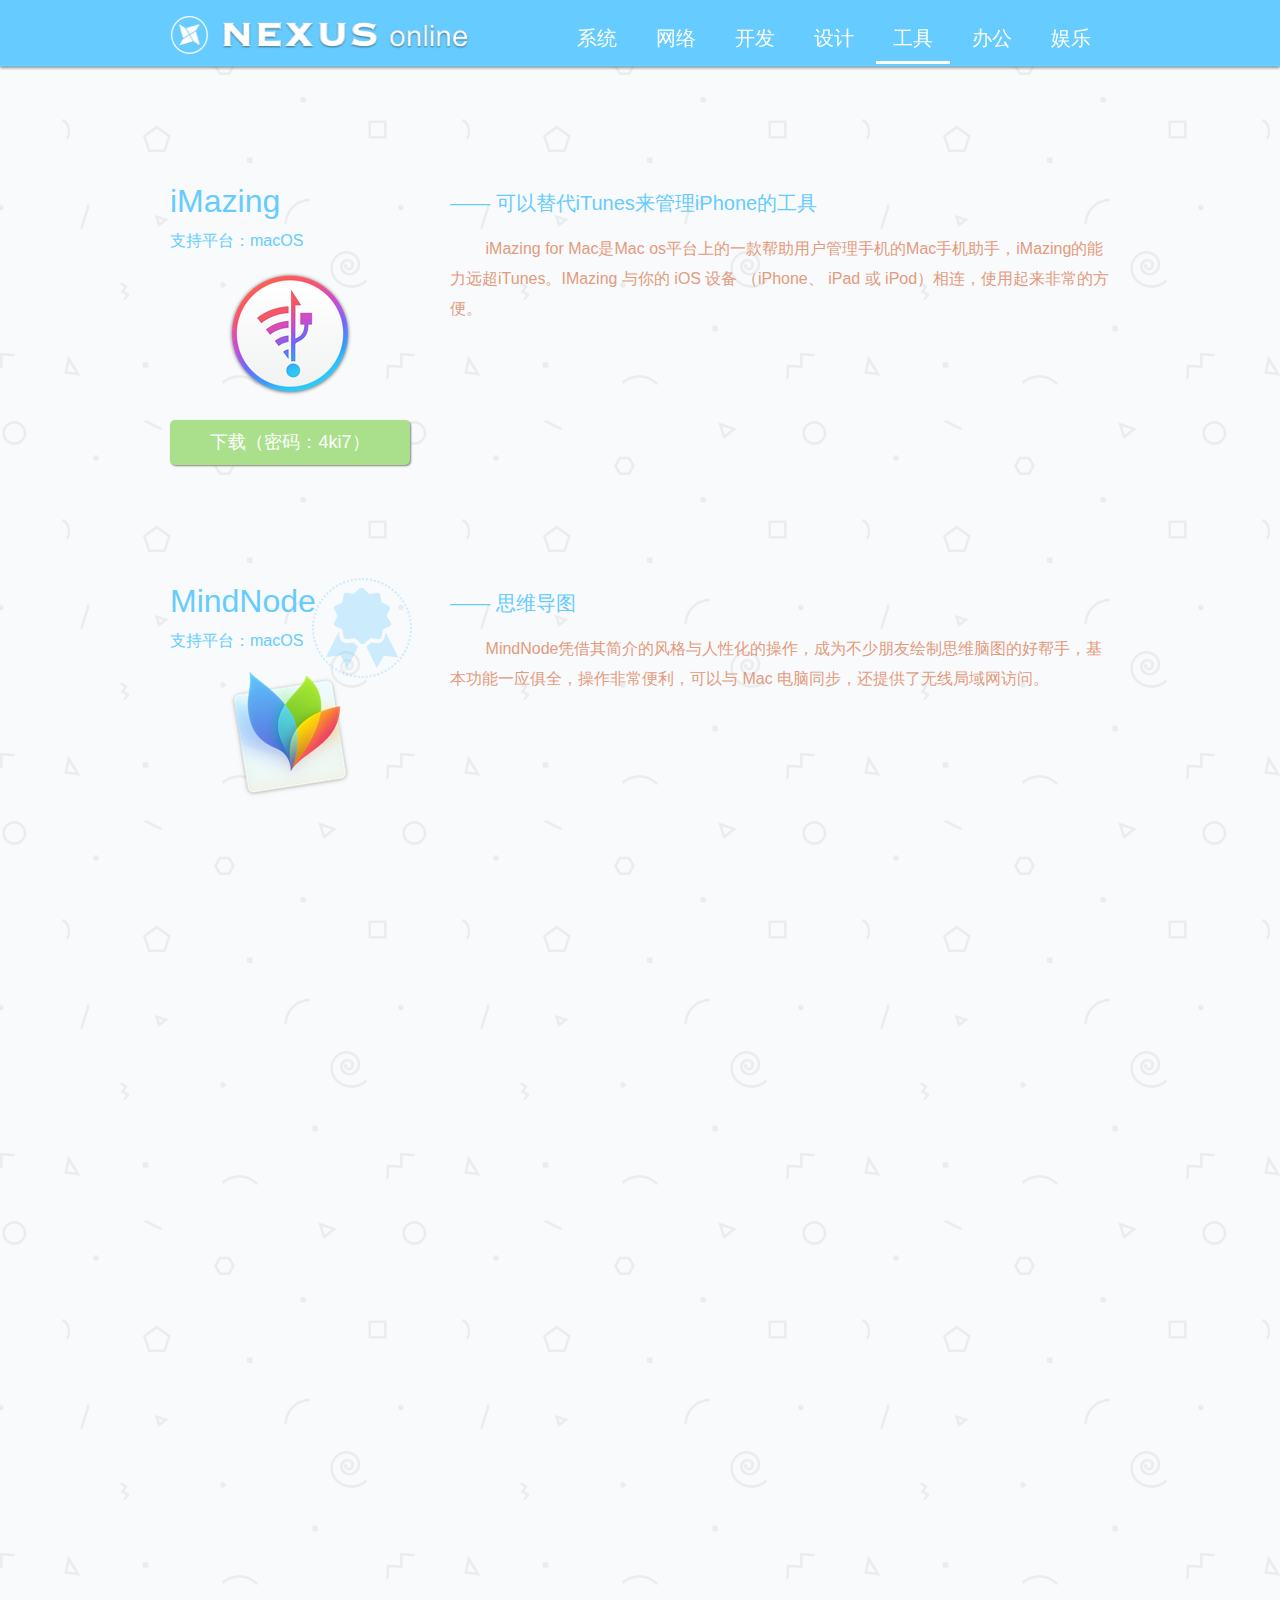
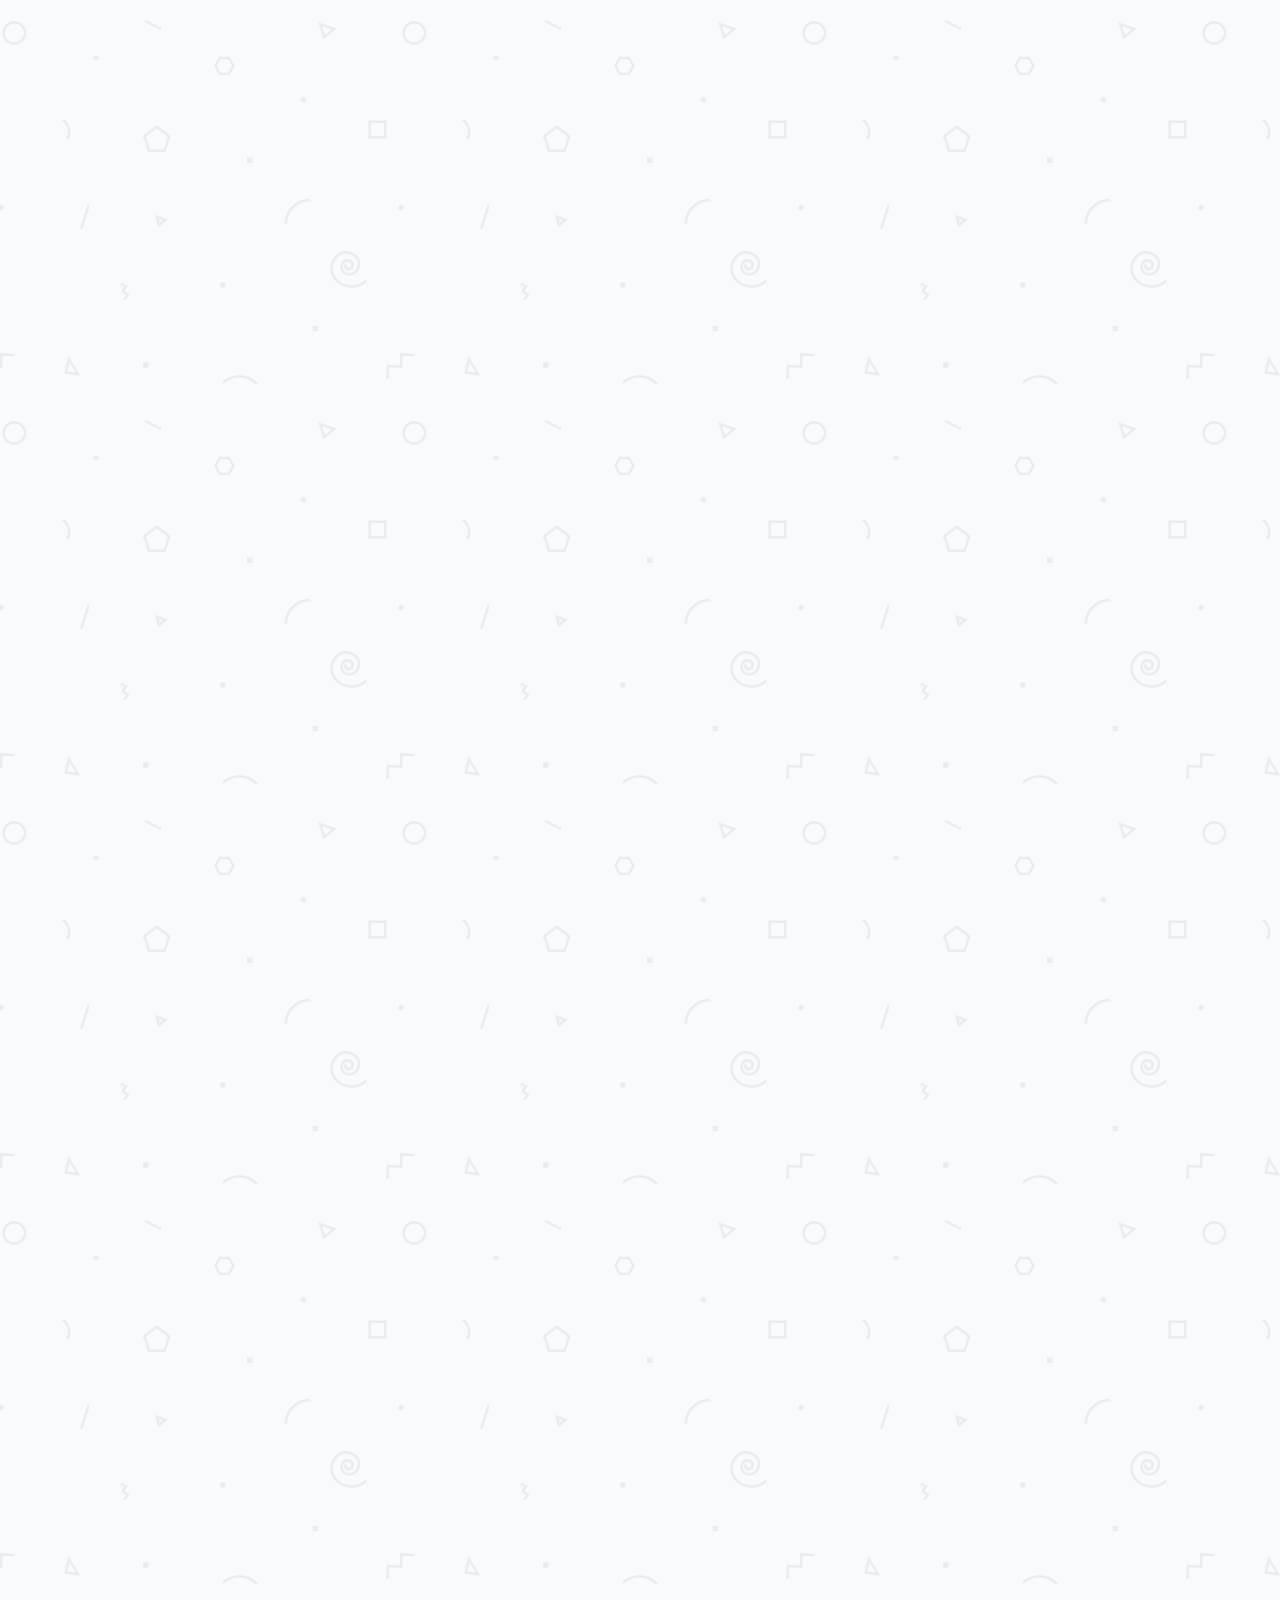
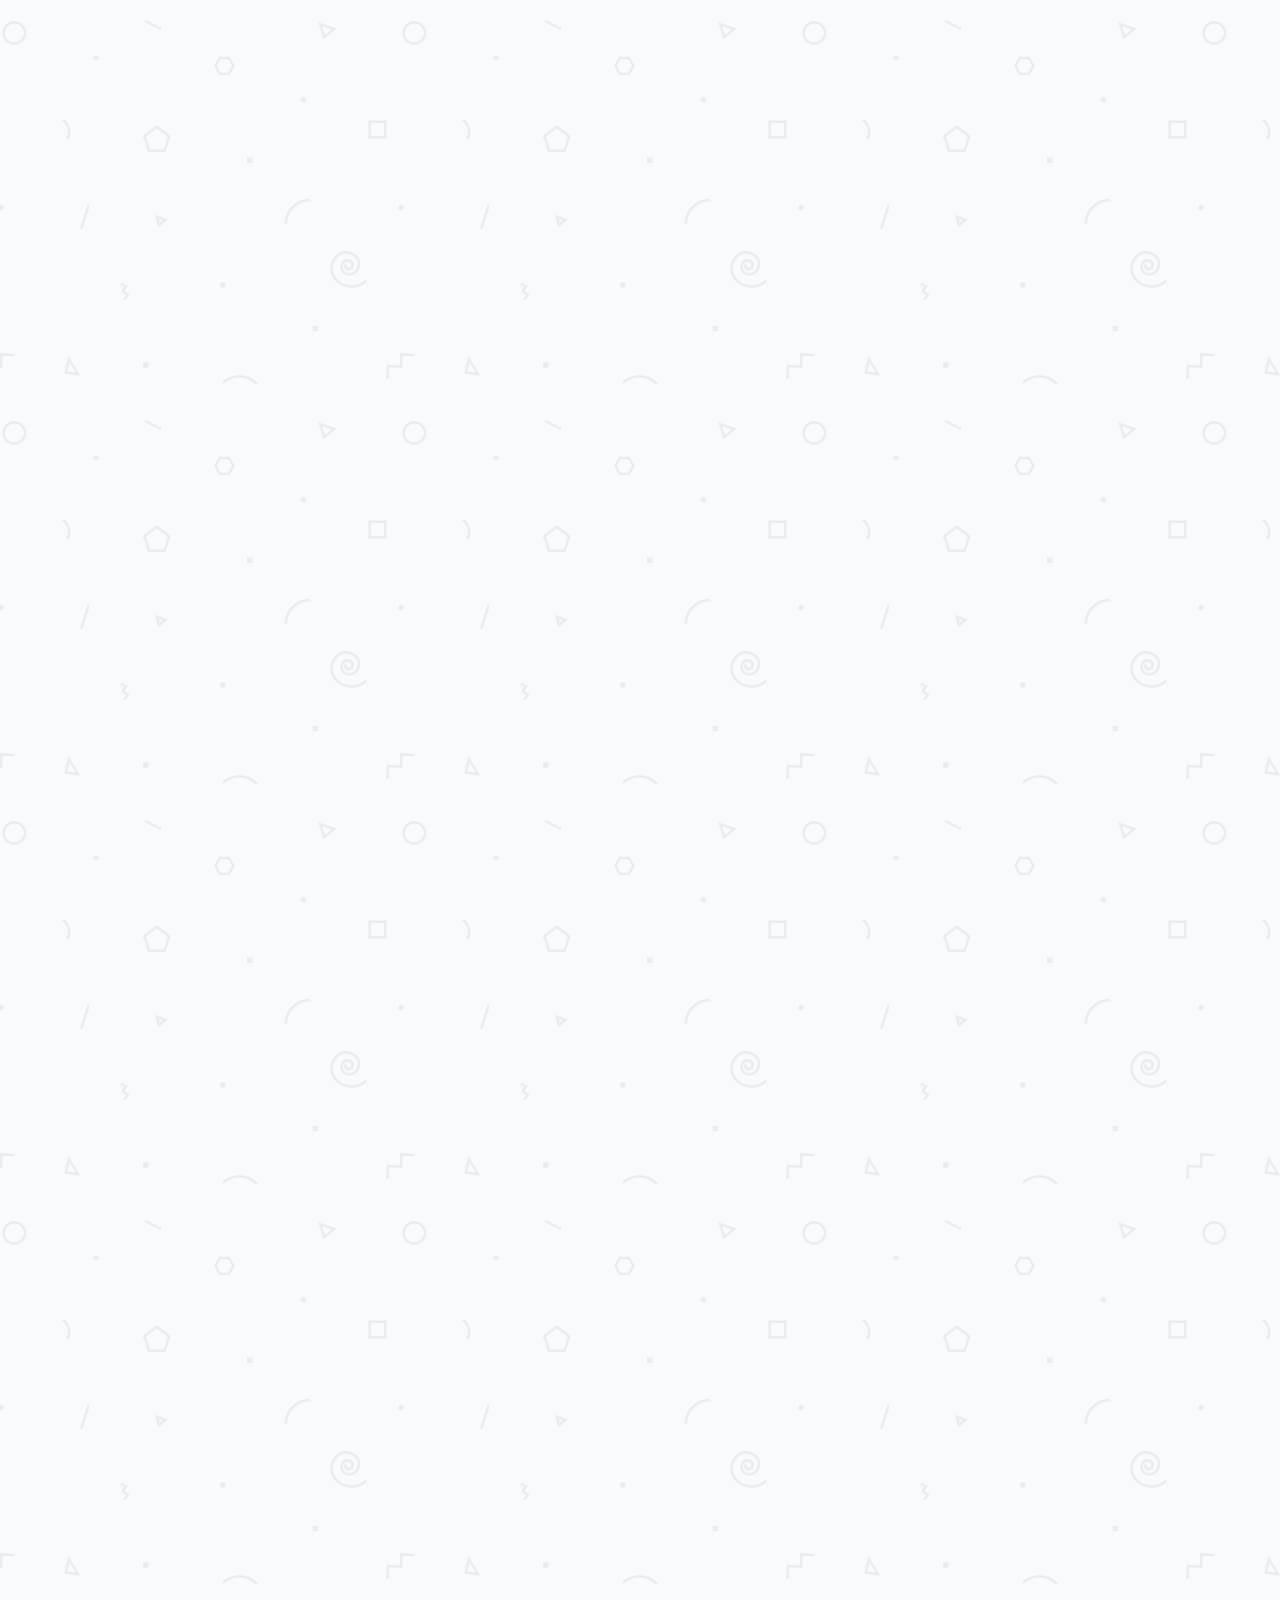
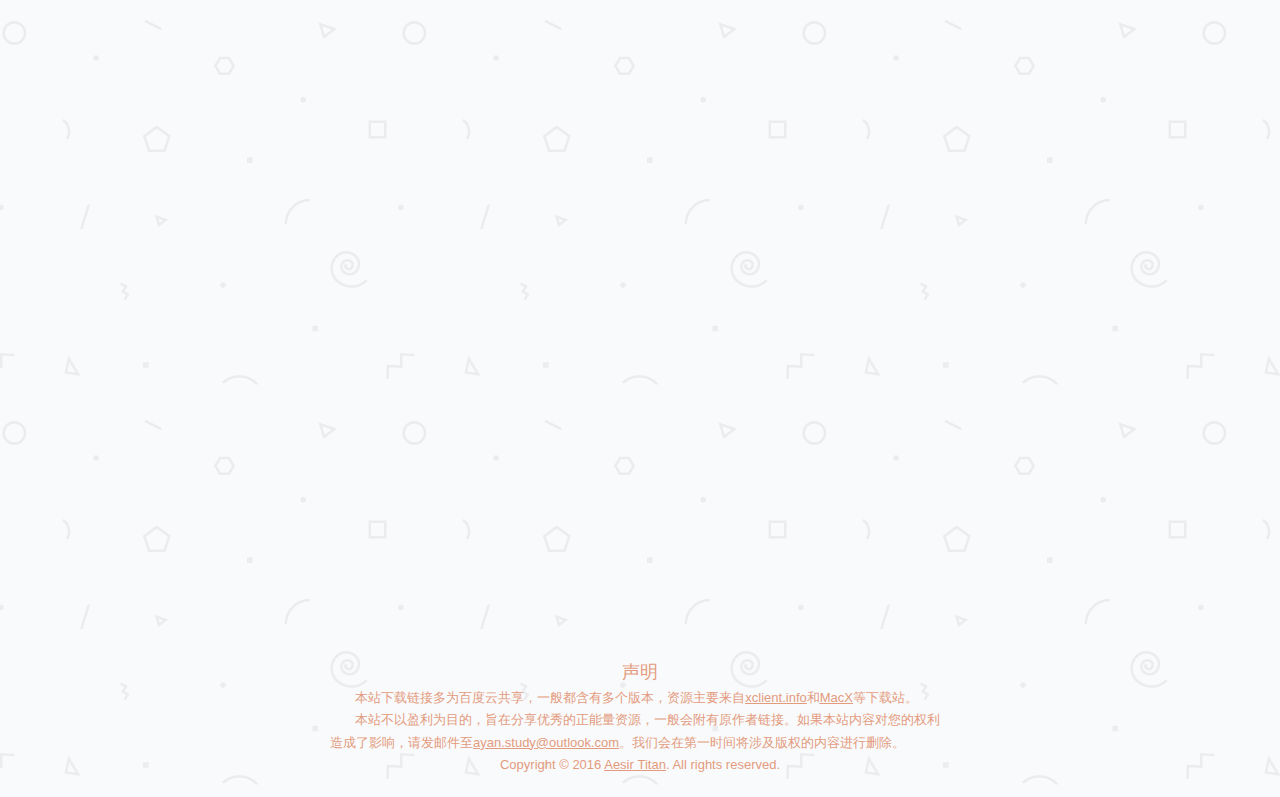
<file: tools.html>
<!DOCTYPE html>
<html>
<head>
<meta charset="UTF-8">
<link rel="shortcut icon" type="image/x-icon" href="favicon.ico">
<link rel="apple-touch-icon" sizes="144x144" href="apple-touch-icon-144x144.png">
<link rel="apple-touch-icon" sizes="76x76" href="apple-touch-icon-76x76.png">
<meta name="msapplication-square70x70logo" content="mstile-70x70.png">
<link rel="shortcut icon" sizes="196x196" href="favicon-196x196.png">
<meta name="msapplication-square150x150logo" content="mstile-150x150.png">
<link rel="apple-touch-icon" sizes="72x72" href="apple-touch-icon-72x72.png">
<link rel="apple-touch-icon" sizes="57x57" href="apple-touch-icon-57x57.png">
<link rel="apple-touch-icon" sizes="60x60" href="apple-touch-icon-60x60.png">
<link rel="apple-touch-icon" sizes="152x152" href="apple-touch-icon-152x152.png">
<link rel="shortcut icon" sizes="96x96" href="favicon-96x96.png">
<meta name="msapplication-TileImage" content="mstile-144x144.png">
<link rel="apple-touch-icon" sizes="114x114" href="apple-touch-icon-114x114.png">
<link rel="apple-touch-icon" sizes="120x120" href="apple-touch-icon-120x120.png">
<meta name="viewport" content="width=960">
<style>.anim{visibility:hidden}</style>
<title>Tools</title>
<link rel="stylesheet" type="text/css" href="css/site.20160929154046.css">
<!--[if lte IE 7]>
<link rel="stylesheet" type="text/css" href="css/site.20160929154046-lteIE7.css">
<![endif]-->
<!--[if lte IE 8]>
<link rel="stylesheet" type="text/css" href="css/site.20160929154046-lteIE8.css">
<![endif]-->
<!--[if gte IE 9]>
<link rel="stylesheet" type="text/css" href="css/site.20160929154046-gteIE9.css">
<![endif]-->
</head>
<body id="body-6">
<div class="vis pos size cont-234">
<div class="vis pos size cont-235">
<div class="pos-2 section">
<div class="vis pos-3 size-2 cont-3">
<div class="vis pos-28 size-5 cont-236">
<a class="anchor" href="https://ayan.site">
<picture class="img-2">
<source srcset="images/logo-40.png 1x, images/logo-80.png 2x, images/logo-120.png 3x">
<img src="images/logo-40.png" alt="" class="js-284 anim rotateIn img">
</picture>
</a>
</div>
<div class="vis pos-29 size-6 cont-237">
<a class="vis-2 pos-8 size-7 font button" href="index.html#home">
Button
</a>
</div>
<div class="vis pos-10 size-40 colwrapper">
<ul class="menu-horizontal-dropdown vis-3 pos-5 size-9 menu-6" id="menu-6">
<li class="vis pos-5 size-10 menu-item">
<a class="menu-link" href="system.html">
<div class="menu-content">
<div class="vis pos-5 size-11 cont-7"></div>
<div class="vis pos-11 size-12 cont-3">
<div class="cont-3"><p class="para"><span class="font-2">&#x7cfb;&#x7edf;</span></p></div>
</div>
</div>
</a>
</li>
<li class="vis pos-7 size-10 menu-item">
<a class="menu-link" href="network.html">
<div class="menu-content">
<div class="vis pos-5 size-11 cont-7"></div>
<div class="vis pos-11 size-12 cont-3">
<div class="cont-3"><p class="para"><span class="font-2">&#x7f51;&#x7edc;</span></p></div>
</div>
</div>
</a>
</li>
<li class="vis pos-7 size-10 menu-item">
<a class="menu-link" href="developer.html">
<div class="menu-content">
<div class="vis pos-5 size-11 cont-7"></div>
<div class="vis pos-11 size-12 cont-3">
<div class="cont-3"><p class="para"><span class="font-2">&#x5f00;&#x53d1;</span></p></div>
</div>
</div>
</a>
</li>
<li class="vis pos-7 size-10 menu-item">
<a class="menu-link" href="designer.html">
<div class="menu-content">
<div class="vis pos-5 size-11 cont-7"></div>
<div class="vis pos-11 size-12 cont-3">
<div class="cont-3"><p class="para"><span class="font-2">&#x8bbe;&#x8ba1;</span></p></div>
</div>
</div>
</a>
</li>
<li class="vis pos-7 size-10 menu-item">
<a class="menu-link" href="#">
<div class="menu-content">
<div class="vis pos-5 size-11 cont-7"></div>
<div class="vis pos-11 size-12 cont-3">
<div class="cont-3"><p class="para"><span class="font-2">&#x5de5;&#x5177;</span></p></div>
</div>
</div>
</a>
</li>
<li class="vis pos-7 size-10 menu-item">
<a class="menu-link" href="office.html">
<div class="menu-content">
<div class="vis pos-5 size-11 cont-7"></div>
<div class="vis pos-11 size-12 cont-3">
<div class="cont-3"><p class="para"><span class="font-2">&#x529e;&#x516c;</span></p></div>
</div>
</div>
</a>
</li>
<li class="vis pos-7 size-10 menu-item">
<a class="menu-link" href="entertainment.html">
<div class="menu-content">
<div class="vis pos-5 size-11 cont-7"></div>
<div class="vis pos-11 size-12 cont-3">
<div class="cont-3"><p class="para"><span class="font-2">&#x5a31;&#x4e50;</span></p></div>
</div>
</div>
</a>
</li>
</ul>
<div class="vis pos-52 size-41 cont-238"></div>
</div>
</div>
</div>
</div>
</div>
<div class="vis pos-53 size-14 cont-8">
<div class="vis pos size-14 cont-71">
<div class="pos section">
<div class="vis pos-3 size-44 cont-3">
<div class="vis pos-5 size-33 cont-72">
<div class="anim slideInUp js-285 cont-3"><p class="para-2"><span class="font-18">iMazing</span></p></div>
</div>
<div class="vis pos-25 size-30 cont-26">
<div class="anim slideInUp js-286 cont-3"><p class="para-7"><span class="font-10">&mdash;&mdash;</span><span class="font-10">&nbsp;</span><span class="font-10">&#x53ef;&#x4ee5;&#x66ff;&#x4ee3;iTunes&#x6765;&#x7ba1;&#x7406;iPhone&#x7684;&#x5de5;&#x5177;</span></p></div>
</div>
</div>
<div class="vis pos-3 size-45 cont-3">
<div class="vis pos-5 size-46 colwrapper">
<div class="vis pos-5 size-34 cont-27">
<div class="anim slideInUp js-287 cont-3"><p class="para-2"><span class="font-11">&#x652f;&#x6301;&#x5e73;&#x53f0;&#xff1a;macOS</span></p></div>
</div>
<div class="vis pos-5 size-32 cont-73">
<div class="vis pos-5 size-32 cont-74">
<div class="vis pos-36 size-47 cont-24">
<picture class="img-10 js-364">
<source data-srcset="images/imazing-555-128.png 1x, images/imazing-555-256.png 2x, images/imazing-555-384.png 3x">
<img data-src="images/imazing-555-128.png" alt="" class="js-288 anim rotateInUpLeft img-9">
</picture>
</div>
</div>
</div>
<div class="vis pos-5 size-35 cont-29">
<div class="vis pos-5 size-35 cont-32">
<div class="anim rotateInUpLeft js-289 vis pos-5 size-36 cont-33">
<a target="_blank" href="http://pan.baidu.com/s/1nuUPNXB" class="vis-2 pos-8 size-37 font-12 button-3">
下载（密码：4ki7）
</a>
</div>
</div>
</div>
</div>
<div class="vis pos-25 size-48 cont-24">
<div class="anim slideInUp js-290 cont-3"><p class="para-9"><span class="font-13">&nbsp;&nbsp;&nbsp;&nbsp;&nbsp;&nbsp;&nbsp;&nbsp;iMazing for Mac&#x662f;Mac os&#x5e73;&#x53f0;&#x4e0a;&#x7684;&#x4e00;&#x6b3e;&#x5e2e;&#x52a9;&#x7528;&#x6237;&#x7ba1;&#x7406;&#x624b;&#x673a;&#x7684;Mac&#x624b;&#x673a;&#x52a9;&#x624b;&#xff0c;iMazing&#x7684;&#x80fd;&#x529b;&#x8fdc;&#x8d85;iTunes&#x3002;IMazing &#x4e0e;&#x4f60;&#x7684; iOS &#x8bbe;&#x5907; &#xff08;iPhone&#x3001; iPad &#x6216; iPod&#xff09;&#x76f8;&#x8fde;&#xff0c;&#x4f7f;&#x7528;&#x8d77;&#x6765;&#x975e;&#x5e38;&#x7684;&#x65b9;&#x4fbf;&#x3002;</span></p></div>
</div>
</div>
</div>
<div class="vis pos size-49 cont-75"></div>
</div>
</div>
<div class="pos-38 section">
<div class="vis pos-34 size-43 cont-40">
<picture class="img-8 js-365">
<source data-srcset="images/diploma_1-96.png 1x">
<img data-src="images/diploma_1-96.png" alt="" class="js-291 anim zoomIn img-7">
</picture>
</div>
</div>
<div class="vis pos-35 size-14 cont-41">
<div class="vis pos size-14 cont-42">
<div class="pos section">
<div class="vis pos-3 size-44 cont-3">
<div class="vis pos-5 size-33 cont-17">
<div class="anim slideInUp js-292 cont-3"><p class="para-2"><span class="font-18">MindNode</span></p></div>
</div>
<div class="vis pos-25 size-30 cont-18">
<div class="anim slideInUp js-293 cont-3"><p class="para-7"><span class="font-10">&mdash;&mdash;</span><span class="font-10">&nbsp;</span><span class="font-10">&#x601d;&#x7ef4;&#x5bfc;&#x56fe;</span></p></div>
</div>
</div>
<div class="vis pos-3 size-45 cont-3">
<div class="vis pos-5 size-46 colwrapper">
<div class="vis pos-5 size-34 cont-43">
<div class="anim slideInUp js-294 cont-3"><p class="para-2"><span class="font-11">&#x652f;&#x6301;&#x5e73;&#x53f0;&#xff1a;macOS</span></p></div>
</div>
<div class="vis pos-5 size-32 cont-44">
<div class="vis pos-5 size-32 cont-9">
<div class="vis pos-36 size-47 cont-10">
<picture class="img-10 js-366">
<source data-srcset="images/appicon-3-555-128.png 1x, images/appicon-3-555-256.png 2x, images/appicon-3-555-384.png 3x">
<img data-src="images/appicon-3-555-128.png" alt="" class="js-295 anim rotateInUpLeft img-9">
</picture>
</div>
</div>
</div>
<div class="vis pos-5 size-35 cont-23">
<div class="vis pos-5 size-35 cont-45">
<div class="anim rotateInUpLeft js-296 vis pos-5 size-36 cont-21">
<a target="_blank" href="http://pan.baidu.com/s/1eRALuxW" class="vis-2 pos-8 size-37 font-12 button-3">
下载（密码：gptc）
</a>
</div>
</div>
</div>
</div>
<div class="vis pos-25 size-48 cont-10">
<div class="anim slideInUp js-297 cont-3"><p class="para-9"><span class="font-13">&nbsp;&nbsp;&nbsp;&nbsp;&nbsp;&nbsp;&nbsp;&nbsp;MindNode&#x51ed;&#x501f;&#x5176;&#x7b80;&#x4ecb;&#x7684;&#x98ce;&#x683c;&#x4e0e;&#x4eba;&#x6027;&#x5316;&#x7684;&#x64cd;&#x4f5c;&#xff0c;&#x6210;&#x4e3a;&#x4e0d;&#x5c11;&#x670b;&#x53cb;&#x7ed8;&#x5236;&#x601d;&#x7ef4;&#x8111;&#x56fe;&#x7684;&#x597d;&#x5e2e;&#x624b;&#xff0c;&#x57fa;&#x672c;&#x529f;&#x80fd;&#x4e00;&#x5e94;&#x4ff1;&#x5168;&#xff0c;&#x64cd;&#x4f5c;&#x975e;&#x5e38;&#x4fbf;&#x5229;&#xff0c;&#x53ef;&#x4ee5;&#x4e0e; Mac &#x7535;&#x8111;&#x540c;&#x6b65;&#xff0c;&#x8fd8;&#x63d0;&#x4f9b;&#x4e86;&#x65e0;&#x7ebf;&#x5c40;&#x57df;&#x7f51;&#x8bbf;&#x95ee;&#x3002;</span></p></div>
</div>
</div>
</div>
<div class="vis pos size-49 cont-46"></div>
</div>
</div>
<div class="vis pos size-14 cont-181">
<div class="vis pos size-14 cont-49">
<div class="pos section">
<div class="vis pos-3 size-44 cont-3">
<div class="vis pos-5 size-33 cont-50">
<div class="anim slideInUp js-298 cont-3"><p class="para-2"><span class="font-18">&#x6709;&#x9053;&#x8bcd;&#x5178;</span></p></div>
</div>
<div class="vis pos-25 size-30 cont-13">
<div class="anim slideInUp js-299 cont-3"><p class="para-7"><span class="font-10">&mdash;&mdash;</span><span class="font-10">&nbsp;</span><span class="font-10">&#x529f;&#x80fd;&#x5f3a;&#x5927;&#x7684;&#x8bcd;&#x5178;</span></p></div>
</div>
</div>
<div class="vis pos-3 size-45 cont-3">
<div class="vis pos-5 size-46 colwrapper">
<div class="vis pos-5 size-34 cont-11">
<div class="anim slideInUp js-300 cont-3"><p class="para-2"><span class="font-11">&#x652f;&#x6301;&#x5e73;&#x53f0;&#xff1a;Windows / macOS</span></p></div>
</div>
<div class="vis pos-5 size-32 cont-51">
<div class="vis pos-5 size-32 cont-52">
<div class="vis pos-36 size-47 cont-5">
<picture class="img-10 js-367">
<source data-srcset="images/appicon-5-555-128.png 1x, images/appicon-5-555-256.png 2x, images/appicon-5-555-384.png 3x">
<img data-src="images/appicon-5-555-128.png" alt="" class="js-301 anim rotateInUpLeft img-9">
</picture>
</div>
</div>
</div>
<div class="vis pos-5 size-35 cont-53">
<div class="vis pos-5 size-35 cont-54">
<div class="anim rotateInUpLeft js-302 vis pos-5 size-36 cont-55">
<a target="_blank" href="http://cidian.youdao.com/multi.html" class="vis-2 pos-8 size-37 font-12 button-3">
官方下载
</a>
</div>
</div>
</div>
</div>
<div class="vis pos-25 size-48 cont-5">
<div class="anim slideInUp js-303 cont-3"><p class="para-9"><span class="font-13">&nbsp;&nbsp;&nbsp;&nbsp;&nbsp;&nbsp;&nbsp;&nbsp;&#x6709;&#x9053;&#x8bcd;&#x5178;&#x548c;&#x6b27;&#x9646;&#x8bcd;&#x5178;&#x90fd;&#x633a;&#x4e0d;&#x9519;&#x7684;&#xff0c;&#x4f46;&#x662f;&#x65b0;&#x6b3e;&#x7684;&#x6709;&#x9053;&#x8bcd;&#x5178;&#x754c;&#x9762;&#x66f4;&#x52a0;&#x6f02;&#x4eae;&#xff0c;&#x8fd8;&#x53ef;&#x4ee5;&#x4e0e;&#x624b;&#x673a;&#x7aef;&#x540c;&#x6b65;&#x6536;&#x85cf;&#x8bcd;&#x6c47;&#x3002;</span></p></div>
</div>
</div>
</div>
<div class="vis pos size-49 cont-56"></div>
</div>
</div>
<div class="vis pos size-14 cont-48">
<div class="vis pos size-14 cont-59">
<div class="pos section">
<div class="vis pos-3 size-44 cont-3">
<div class="vis pos-5 size-33 cont-60">
<div class="anim slideInUp js-304 cont-3"><p class="para-2"><span class="font-18">GIF Brewery</span></p></div>
</div>
<div class="vis pos-25 size-30 cont-61">
<div class="anim slideInUp js-305 cont-3"><p class="para-7"><span class="font-10">&mdash;&mdash;</span><span class="font-10">&nbsp;</span><span class="font-10">&#x529f;&#x80fd;&#x5f3a;&#x5927;&#x7684;gif&#x56fe;&#x5de5;&#x5177;</span></p></div>
</div>
</div>
<div class="vis pos-3 size-45 cont-3">
<div class="vis pos-5 size-46 colwrapper">
<div class="vis pos-5 size-34 cont-62">
<div class="anim slideInUp js-306 cont-3"><p class="para-2"><span class="font-11">&#x652f;&#x6301;&#x5e73;&#x53f0;&#xff1a;macOS</span></p></div>
</div>
<div class="vis pos-5 size-32 cont-63">
<div class="vis pos-5 size-32 cont-64">
<div class="vis pos-36 size-47 cont-65">
<picture class="img-10 js-368">
<source data-srcset="images/appicon-555-128.png 1x, images/appicon-555-256.png 2x, images/appicon-555-384.png 3x">
<img data-src="images/appicon-555-128.png" alt="" class="js-307 anim rotateInUpLeft img-9">
</picture>
</div>
</div>
</div>
<div class="vis pos-5 size-35 cont-66">
<div class="vis pos-5 size-35 cont-67">
<div class="anim rotateInUpLeft js-308 vis pos-5 size-36 cont-68">
<a target="_blank" href="http://pan.baidu.com/s/1bp5Ibwj" class="vis-2 pos-8 size-37 font-12 button-3">
下载（密码：kcet）
</a>
</div>
</div>
</div>
</div>
<div class="vis pos-25 size-48 cont-65">
<div class="anim slideInUp js-309 cont-3"><p class="para-9"><span class="font-13">&nbsp;&nbsp;&nbsp;&nbsp;&nbsp;&nbsp;&nbsp;&nbsp;&#x53ef;&#x9009;&#x62e9;&#x5c4f;&#x5e55;&#x5f55;&#x5236;&#xff0c;&#x6216;&#x5c06;&#x89c6;&#x9891;&#x7247;&#x6bb5;&#x8f6c;&#x6362;&#x6210;gif&#x56fe;&#x3002;</span></p></div>
</div>
</div>
</div>
<div class="vis pos size-49 cont-69"></div>
</div>
</div>
<div class="vis pos size-14 cont-58">
<div class="vis pos size-14 cont-78">
<div class="pos section">
<div class="vis pos-3 size-44 cont-3">
<div class="vis pos-5 size-33 cont-79">
<div class="anim slideInUp js-310 cont-3"><p class="para-2"><span class="font-18">Day One</span></p></div>
</div>
<div class="vis pos-25 size-30 cont-80">
<div class="anim slideInUp js-311 cont-3"><p class="para-7"><span class="font-10">&mdash;&mdash;</span><span class="font-10">&nbsp;</span><span class="font-10">&#x6f02;&#x4eae;&#x800c;&#x53c8;&#x5f3a;&#x5927;&#x7684;&#x65e5;&#x8bb0;</span></p></div>
</div>
</div>
<div class="vis pos-3 size-45 cont-3">
<div class="vis pos-5 size-46 colwrapper">
<div class="vis pos-5 size-34 cont-81">
<div class="anim slideInUp js-312 cont-3"><p class="para-2"><span class="font-11">&#x652f;&#x6301;&#x5e73;&#x53f0;&#xff1a;macOS</span></p></div>
</div>
<div class="vis pos-5 size-32 cont-82">
<div class="vis pos-5 size-32 cont-83">
<div class="vis pos-36 size-47 cont-84">
<picture class="img-10 js-369">
<source data-srcset="images/appicon-6-555-128.png 1x, images/appicon-6-555-256.png 2x, images/appicon-6-555-384.png 3x">
<img data-src="images/appicon-6-555-128.png" alt="" class="js-313 anim rotateInUpLeft img-9">
</picture>
</div>
</div>
</div>
<div class="vis pos-5 size-35 cont-85">
<div class="vis pos-5 size-35 cont-86">
<div class="anim rotateInUpLeft js-314 vis pos-5 size-36 cont-87">
<a target="_blank" href="http://pan.baidu.com/s/1miETdWk" class="vis-2 pos-8 size-37 font-12 button-3">
下载（密码：6ubw）
</a>
</div>
</div>
</div>
</div>
<div class="vis pos-25 size-48 cont-84">
<div class="anim slideInUp js-315 cont-3"><p class="para-9"><span class="font-13">&nbsp;&nbsp;&nbsp;&nbsp;&nbsp;&nbsp;&nbsp;&nbsp;&#x8fd9;&#x6b3e;&#x65e5;&#x8bb0;&#x8f6f;&#x4ef6;&#x8bbe;&#x8ba1;&#x975e;&#x5e38;&#x7cbe;&#x7f8e;&#xff0c;&#x9664;&#x4e86;&#x53ef;&#x4ee5;&#x8bb0;&#x65e5;&#x8bb0;&#x5916;&#xff0c;&#x8fd8;&#x53ef;&#x4ee5;&#x7528;&#x6765;&#x8bb0;&#x7b14;&#x8bb0;&#xff0c;&#x53ef;&#x4ee5;&#x63d2;&#x5165;&#x56fe;&#x7247;&#xff0c;&#x652f;&#x6301;Markdown&#x8bed;&#x6cd5;&#xff0c;&#x5404;&#x5e73;&#x53f0;&#x540c;&#x6b65;&#x3002;</span></p></div>
</div>
</div>
</div>
<div class="vis pos size-49 cont-88"></div>
</div>
</div>
<div class="vis pos size-14 cont-189">
<div class="vis pos size-14 cont-90">
<div class="pos section">
<div class="vis pos-3 size-44 cont-3">
<div class="vis pos-5 size-33 cont-91">
<div class="anim slideInUp js-316 cont-3"><p class="para-2"><span class="font-18">Adobe Bridge</span></p></div>
</div>
<div class="vis pos-25 size-30 cont-92">
<div class="anim slideInUp js-317 cont-3"><p class="para-7"><span class="font-10">&mdash;&mdash;</span><span class="font-10">&nbsp;</span><span class="font-10">&#x529f;&#x80fd;&#x5f3a;&#x5927;&#x7684;&#x56fe;&#x7247;&#x7ba1;&#x7406;&#x8f6f;&#x4ef6;</span></p></div>
</div>
</div>
<div class="vis pos-3 size-45 cont-3">
<div class="vis pos-5 size-46 colwrapper">
<div class="vis pos-5 size-34 cont-93">
<div class="anim slideInUp js-318 cont-3"><p class="para-2"><span class="font-11">&#x652f;&#x6301;&#x5e73;&#x53f0;&#xff1a;Windows / macOS</span></p></div>
</div>
<div class="vis pos-5 size-32 cont-94">
<div class="vis pos-5 size-32 cont-95">
<div class="vis pos-36 size-47 cont-96">
<picture class="img-10 js-370">
<source data-srcset="images/bridge-555-128.png 1x, images/bridge-555-256.png 2x, images/bridge-555-384.png 3x">
<img data-src="images/bridge-555-128.png" alt="" class="js-319 anim rotateInUpLeft img-9">
</picture>
</div>
</div>
</div>
<div class="vis pos-5 size-35 cont-97">
<div class="vis pos-5 size-35 cont-98">
<div class="anim rotateInUpLeft js-320 vis pos-5 size-36 cont-99">
<a target="_blank" href="http://pan.baidu.com/s/1sl27D1N" class="vis-2 pos-8 size-37 font-12 button-3">
下载（密码：1vrc）
</a>
</div>
</div>
</div>
</div>
<div class="vis pos-25 size-48 cont-96">
<div class="anim slideInUp js-321 cont-3"><p class="para-9"><span class="font-13">&nbsp;&nbsp;&nbsp;&nbsp;&nbsp;&nbsp;&nbsp;&nbsp;&#x8fd9;&#x6b3e;&#x8f6f;&#x4ef6;&#x5165;&#x624b;&#x8d77;&#x6765;&#x5341;&#x5206;&#x5bb9;&#x6613;&#xff0c;&#x53ef;&#x4ee5;&#x6279;&#x91cf;&#x91cd;&#x547d;&#x540d;&#x56fe;&#x7247;&#x548c;&#x89c6;&#x9891;&#xff0c;&#x529f;&#x80fd;&#x975e;&#x5e38;&#x5f3a;&#x5927;&#x3002;</span></p></div>
</div>
</div>
</div>
<div class="vis pos size-49 cont-100"></div>
</div>
</div>
<div class="vis pos size-14 cont-70">
<div class="vis pos size-14 cont-102">
<div class="pos section">
<div class="vis pos-3 size-44 cont-3">
<div class="vis pos-5 size-33 cont-103">
<div class="anim slideInUp js-322 cont-3"><p class="para-2"><span class="font-18">Mou</span></p></div>
</div>
<div class="vis pos-25 size-30 cont-104">
<div class="anim slideInUp js-323 cont-3"><p class="para-7"><span class="font-10">&mdash;&mdash;</span><span class="font-10">&nbsp;</span><span class="font-10">&#x6700;&#x7ecf;&#x5178;&#x7684;Markdown&#x7f16;&#x8f91;&#x5668;</span></p></div>
</div>
</div>
<div class="vis pos-3 size-45 cont-3">
<div class="vis pos-5 size-46 colwrapper">
<div class="vis pos-5 size-34 cont-105">
<div class="anim slideInUp js-324 cont-3"><p class="para-2"><span class="font-11">&#x652f;&#x6301;&#x5e73;&#x53f0;&#xff1a;macOS</span></p></div>
</div>
<div class="vis pos-5 size-32 cont-106">
<div class="vis pos-5 size-32 cont-107">
<div class="vis pos-36 size-47 cont-108">
<picture class="img-10 js-371">
<source data-srcset="images/mouapp-555-128.png 1x, images/mouapp-555-256.png 2x, images/mouapp-555-384.png 3x">
<img data-src="images/mouapp-555-128.png" alt="" class="js-325 anim rotateInUpLeft img-9">
</picture>
</div>
</div>
</div>
<div class="vis pos-5 size-35 cont-109">
<div class="vis pos-5 size-35 cont-110">
<div class="anim rotateInUpLeft js-326 vis pos-5 size-36 cont-111">
<a target="_blank" href="http://25.io/mou/" class="vis-2 pos-8 size-37 font-12 button-3">
官方下载
</a>
</div>
</div>
</div>
</div>
<div class="vis pos-25 size-48 cont-108">
<div class="anim slideInUp js-327 cont-3"><p class="para-9"><span class="font-13">&nbsp;&nbsp;&nbsp;&nbsp;&nbsp;&nbsp;&nbsp;&nbsp;Markdown &#x8bbe;&#x8ba1;&#x7684;&#x521d;&#x8877;&#x5c31;&#x662f;&#x8ba9;&#x5199;&#x5b57;&#x7684;&#x4eba;&#x4e13;&#x6ce8;&#x4e8e;&#x5199;&#x5b57;&#xff0c;&#x7528;&#x7eaf;&#x6587;&#x672c;&#x7b80;&#x5355;&#x7684;&#x7b26;&#x53f7;&#x6807;&#x8bb0;&#x683c;&#x5f0f;&#x3002;Mou &#x662f; Mac &#x4e0a;&#x6700;&#x7ecf;&#x5178;&#x7684; Markdown &#x7f16;&#x8f91;&#x5668;&#xff0c;&#x4e24;&#x680f;&#x754c;&#x9762;&#xff0c;&#x76f4;&#x89c2;&#x6e05;&#x723d;&#xff0c;&#x529f;&#x80fd;&#x7b80;&#x6d01;&#x5230;&#x4f4d;&#xff0c;&#x4f1a;&#x7528;&#x7684;&#x624d;&#x77e5;&#x9053;&#x3002;command+R&#x968f;&#x65f6;&#x67e5;&#x770b;&#x8bed;&#x6cd5;&#x3002;</span></p></div>
</div>
</div>
</div>
<div class="vis pos size-49 cont-112"></div>
</div>
</div>
<div class="vis pos size-14 cont-239">
<div class="vis pos size-14 cont-115">
<div class="pos section">
<div class="vis pos-3 size-44 cont-3">
<div class="vis pos-5 size-33 cont-116">
<div class="anim slideInUp js-328 cont-3"><p class="para-2"><span class="font-18">Typora</span></p></div>
</div>
<div class="vis pos-25 size-30 cont-117">
<div class="anim slideInUp js-329 cont-3"><p class="para-7"><span class="font-10">&mdash;&mdash;</span><span class="font-10">&nbsp;</span><span class="font-10">&#x6bd4;Mou&#x66f4;&#x597d;&#x7528;&#x7684;Markdown&#x7f16;&#x8f91;&#x5668;</span></p></div>
</div>
</div>
<div class="vis pos-3 size-45 cont-3">
<div class="vis pos-5 size-46 colwrapper">
<div class="vis pos-5 size-34 cont-118">
<div class="anim slideInUp js-330 cont-3"><p class="para-2"><span class="font-11">&#x652f;&#x6301;&#x5e73;&#x53f0;&#xff1a;Windows / macOS</span></p></div>
</div>
<div class="vis pos-5 size-32 cont-119">
<div class="vis pos-5 size-32 cont-120">
<div class="vis pos-36 size-47 cont-121">
<picture class="img-10 js-372">
<source data-srcset="images/icons-555-128.png 1x, images/icons-555-256.png 2x, images/icons-555-384.png 3x">
<img data-src="images/icons-555-128.png" alt="" class="js-331 anim rotateInUpLeft img-9">
</picture>
</div>
</div>
</div>
<div class="vis pos-5 size-35 cont-122">
<div class="vis pos-5 size-35 cont-123">
<div class="anim rotateInUpLeft js-332 vis pos-5 size-36 cont-124">
<a target="_blank" href="http://www.typora.io" class="vis-2 pos-8 size-37 font-12 button-3">
官方下载
</a>
</div>
</div>
</div>
</div>
<div class="vis pos-25 size-48 cont-121">
<div class="anim slideInUp js-333 cont-3"><p class="para-9"><span class="font-13">&nbsp;&nbsp;&nbsp;&nbsp;&nbsp;&nbsp;&nbsp;&nbsp;Typora&#x662f;&#x4e00;&#x4e2a;&#x6bd4;Mou&#x66f4;&#x52a0;&#x597d;&#x7528;&#x7684;Markdown&#x7f16;&#x8f91;&#x5668;&#x3002;&#x5408;&#x5e76;&#x4e86;&#x4e66;&#x5199;&#x548c;&#x9884;&#x89c8;&#xff0c;&#x6240;&#x89c1;&#x5373;&#x6240;&#x5f97;&#xff0c;&#x53ef;&#x4ee5;&#x663e;&#x793a;&#x76ee;&#x5f55;&#xff0c;&#x5feb;&#x6377;&#x5730;&#x63d2;&#x5165;&#x56fe;&#x8868;&#xff0c;&#x56fe;&#x7247;&#x7b49;&#x3002;</span></p></div>
</div>
</div>
</div>
<div class="vis pos size-49 cont-125"></div>
</div>
</div>
<div class="vis pos size-14 cont-203">
<div class="vis pos size-14 cont-201">
<div class="pos section">
<div class="vis pos-3 size-44 cont-3">
<div class="vis pos-5 size-33 cont-130">
<div class="anim slideInUp js-334 cont-3"><p class="para-2"><span class="font-18">AirServer</span></p></div>
</div>
<div class="vis pos-25 size-30 cont-213">
<div class="anim slideInUp js-335 cont-3"><p class="para-7"><span class="font-10">&mdash;&mdash;</span><span class="font-10">&nbsp;&#x5c06;Mac&#x53d8;&#x6210;&#x4e00;&#x4e2a;AirPlay&#x7ec8;&#x7aef;</span></p></div>
</div>
</div>
<div class="vis pos-3 size-45 cont-3">
<div class="vis pos-5 size-46 colwrapper">
<div class="vis pos-5 size-34 cont-131">
<div class="anim slideInUp js-336 cont-3"><p class="para-2"><span class="font-11">&#x652f;&#x6301;&#x5e73;&#x53f0;&#xff1a;macOS</span></p></div>
</div>
<div class="vis pos-5 size-32 cont-207">
<div class="vis pos-5 size-32 cont-210">
<div class="vis pos-36 size-47 cont-211">
<picture class="img-10 js-373">
<source data-srcset="images/7c5282e2-0f5c-a102-9d86-f3791b4cea3b-128.png 1x, images/7c5282e2-0f5c-a102-9d86-f3791b4cea3b-256.png 2x">
<img data-src="images/7c5282e2-0f5c-a102-9d86-f3791b4cea3b-128.png" alt="" class="js-337 anim rotateInUpLeft img-9">
</picture>
</div>
</div>
</div>
<div class="vis pos-5 size-35 cont-136">
<div class="vis pos-5 size-35 cont-137">
<div class="anim rotateInUpLeft js-338 vis pos-5 size-36 cont-208">
<a target="_blank" href="http://pan.baidu.com/s/1i599Orz" class="vis-2 pos-8 size-37 font-12 button-3">
下载（密码：oari）
</a>
</div>
</div>
</div>
</div>
<div class="vis pos-25 size-48 cont-211">
<div class="anim slideInUp js-339 cont-3"><p class="para-9"><span class="font-13">&nbsp;&nbsp;&nbsp;&nbsp;&nbsp;&nbsp;&nbsp;&nbsp;AirServer&#x662f;&#x4e00;&#x4e2a;&#x975e;&#x5e38;&#x7b80;&#x5355;&#x7684;Mac&#x548c;PC&#x5e94;&#x7528;&#xff0c;&#x5b83;&#x53ea;&#x6709;&#x4e00;&#x4e2a;&#x76ee;&#x7684;&#xff0c;&#x90a3;&#x5c31;&#x662f;&#x4e0e;&#x4f60;&#x7684;iPhone&#x6216;&#x8005;iPad&#x7684;&#x5c4f;&#x5e55;&#x642c;&#x5230;&#x7535;&#x8111;&#x4e0a;&#xff0c;&#x5171;&#x540c;&#x5206;&#x4eab;iOS&#x8bbe;&#x5907;&#x7684;&#x5c4f;&#x5e55;&#x3002;&#x4e00;&#x65e6;&#x4f60;&#x5b89;&#x88c5;&#x4e86;AirServer&#x8f6f;&#x4ef6;&#xff0c;iPhone&#x6216;&#x8005;iPad&#x4e0a;&#x4f1a;&#x663e;&#x793a;&#x53ef;&#x7528;&#x4e8e;AirPlay&#x7684;&#x8bbe;&#x5907;&#x5217;&#x8868;&#xff0c;&#x9009;&#x62e9;&#x4f60;&#x7684;&#x7535;&#x8111;&#xff0c;&#x4f60;&#x7684;iPhone&#x5c4f;&#x5e55;&#x5c31;&#x4f1a;&#x7acb;&#x5373;&#x5448;&#x73b0;&#x5728;&#x7535;&#x8111;&#x4e0a;&#xff0c;&#x5c31;&#x50cf;Apple TV&#x4e0e;&#x7535;&#x89c6;&#x7684;&#x5173;&#x7cfb;&#x4e00;&#x6837;&#x3002;</span></p></div>
</div>
</div>
</div>
<div class="vis pos size-49 cont-240"></div>
</div>
</div>
<div class="vis pos size-14 cont-128">
<div class="vis pos size-14 cont-209">
<div class="pos section">
<div class="vis pos-3 size-44 cont-3">
<div class="vis pos-5 size-33 cont-142">
<div class="anim slideInUp js-340 cont-3"><p class="para-2"><span class="font-18">Papers</span></p></div>
</div>
<div class="vis pos-25 size-30 cont-221">
<div class="anim slideInUp js-341 cont-3"><p class="para-7"><span class="font-10">&mdash;&mdash;</span><span class="font-10">&nbsp;&#x4e13;&#x4e1a;&#x7684;&#x6587;&#x732e;&#x7ba1;&#x7406;&#x5de5;&#x5177;&#xff08;&#x5199;&#x8bba;&#x6587;&#x795e;&#x5668;&#xff09;</span></p></div>
</div>
</div>
<div class="vis pos-3 size-45 cont-3">
<div class="vis pos-5 size-46 colwrapper">
<div class="vis pos-5 size-34 cont-143">
<div class="anim slideInUp js-342 cont-3"><p class="para-2"><span class="font-11">&#x652f;&#x6301;&#x5e73;&#x53f0;&#xff1a;macOS</span></p></div>
</div>
<div class="vis pos-5 size-32 cont-215">
<div class="vis pos-5 size-32 cont-219">
<div class="vis pos-36 size-47 cont-89">
<picture class="img-10 js-374">
<source data-srcset="images/bb9f8b58-a90d-4718-156b-ad38972385bf-128.png 1x, images/bb9f8b58-a90d-4718-156b-ad38972385bf-256.png 2x">
<img data-src="images/bb9f8b58-a90d-4718-156b-ad38972385bf-128.png" alt="" class="js-343 anim rotateInUpLeft img-9">
</picture>
</div>
</div>
</div>
<div class="vis pos-5 size-35 cont-148">
<div class="vis pos-5 size-35 cont-149">
<div class="anim rotateInUpLeft js-344 vis pos-5 size-36 cont-216">
<a target="_blank" href="http://pan.baidu.com/s/1pLb7903" class="vis-2 pos-8 size-37 font-12 button-3">
下载（密码：thba）
</a>
</div>
</div>
</div>
</div>
<div class="vis pos-25 size-48 cont-89">
<div class="anim slideInUp js-345 cont-3"><p class="para-9"><span class="font-13">&nbsp;&nbsp;&nbsp;&nbsp;&nbsp;&nbsp;&nbsp;&nbsp;Papers &#x662f;&#x4e00;&#x6b3e;&#x4e13;&#x4e1a;&#x7684;&#x6587;&#x732e;&#x7ba1;&#x7406;&#x5de5;&#x5177;&#xff0c;&#x8fd9;&#x4e2a;&#x8f6f;&#x4ef6;&#x6700;&#x5927;&#x7684;&#x597d;&#x5904;&#x5c31;&#x662f;&#x7b80;&#x5355;&#x6613;&#x7528;&#x3002;&#x521d;&#x6b21;&#x4f7f;&#x7528;&#x65f6;&#x53ef;&#x4ee5;&#x9009;&#x62e9;&#x5bfc;&#x5165;&#x786c;&#x76d8;&#x4e0a;&#x6240;&#x6709;&#x7684;PDF&#x6587;&#x732e;&#xff0c;&#x6216;&#x8005;&#x9009;&#x62e9;&#x65b0;&#x5efa;&#x56fe;&#x4e66;&#x9986;&#xff0c;&#x4ee5;&#x540e;&#x518d;&#x624b;&#x52a8;&#x6311;&#x9009;&#x5e0c;&#x671b;&#x5bfc;&#x5165;&#x7684;PDF&#x6587;&#x732e;&#x3002;Papers&#x5bfc;&#x5165;PDF&#x6587;&#x732e;&#x65f6;&#x6709;&#x4e24;&#x79cd;&#x9009;&#x62e9;&#xff1a;&#x4e00;&#x662f;&#x5c06;&#x73b0;&#x6709;PDF&#x6587;&#x732e;&#x79fb;&#x52a8;&#x5230;PDF&#x56fe;&#x4e66;&#x9986;&#x4e2d;&#x53bb;&#x5e76;&#x6309;Papers&#x7684;&#x89c4;&#x5219;&#x6539;&#x540d;&#xff0c;&#x4e8c;&#x662f;&#x4fdd;&#x6301;PDF&#x73b0;&#x5728;&#x7684;&#x4f4d;&#x7f6e;&#xff0c;Papers&#x53ea;&#x8d1f;&#x8d23;&#x7ba1;&#x7406;&#x6587;&#x732e;&#x5217;&#x8868;&#x7684;&#x6570;&#x636e;&#x5e93;&#x3002;&#x5982;&#x679c;&#x6ca1;&#x6709;&#x522b;&#x7684;&#x7279;&#x522b;&#x539f;&#x56e0;&#xff0c;&#x5efa;&#x8bae;&#x4f7f;&#x7528;&#x7b2c;&#x4e00;&#x4e2a;&#x9009;&#x62e9;&#xff0c;&#x8fd9;&#x6837;&#xff0c;&#x4ee5;&#x540e;&#x7684;PDF&#x6587;&#x732e;&#x5c31;&#x4e0d;&#x7528;&#x7528;&#x6237;&#x64cd;&#x5fc3;&#x5b58;&#x5728;&#x54ea;&#x91cc;&#x3001;&#x6587;&#x4ef6;&#x540d;&#x662f;&#x4ec0;&#x4e48;&#x4e86;&#x3002;&#x540c;&#x65f6;&#x8fd9;&#x4e2a;&#x8f6f;&#x4ef6;&#x8fd8;&#x80fd;&#x591f;&#x5f88;&#x597d;&#x7684;&#x4e0e;endnote&#x8fdb;&#x884c;&#x5173;&#x8054;&#xff0c;&#x4ece;&#x800c;&#x63d0;&#x9ad8;&#x6587;&#x732e;&#x9605;&#x8bfb;&#x4e0e;&#x7ba1;&#x7406;&#x7684;&#x6548;&#x7387;~</span></p></div>
</div>
</div>
</div>
<div class="vis pos size-49 cont-241"></div>
</div>
</div>
<div class="vis pos size-14 cont-140">
<div class="vis pos size-14 cont-217">
<div class="pos section">
<div class="vis pos-3 size-44 cont-3">
<div class="vis pos-5 size-33 cont-218">
<div class="anim slideInUp js-346 cont-3"><p class="para-2"><span class="font-18">1Password</span></p></div>
</div>
<div class="vis pos-25 size-30 cont-126">
<div class="anim slideInUp js-347 cont-3"><p class="para-7"><span class="font-10">&mdash;&mdash;</span><span class="font-10">&nbsp;&#x5bc6;&#x7801;&#x7ba1;&#x7406;&#x5de5;&#x5177; App&#x540d;&#x4eba;&#x5802;&#x4ea7;&#x54c1;</span></p></div>
</div>
</div>
<div class="vis pos-3 size-45 cont-3">
<div class="vis pos-5 size-46 colwrapper">
<div class="vis pos-5 size-34 cont-138">
<div class="anim slideInUp js-348 cont-3"><p class="para-2"><span class="font-11">&#x652f;&#x6301;&#x5e73;&#x53f0;&#xff1a;macOS</span></p></div>
</div>
<div class="vis pos-5 size-32 cont-152">
<div class="vis pos-5 size-32 cont-242">
<div class="vis pos-36 size-47 cont-243">
<picture class="img-10 js-375">
<source data-srcset="images/c50e64b1-36d5-0cfe-a5a0-5fee464a85b7-128.png 1x, images/c50e64b1-36d5-0cfe-a5a0-5fee464a85b7-256.png 2x">
<img data-src="images/c50e64b1-36d5-0cfe-a5a0-5fee464a85b7-128.png" alt="" class="js-349 anim rotateInUpLeft img-9">
</picture>
</div>
</div>
</div>
<div class="vis pos-5 size-35 cont-153">
<div class="vis pos-5 size-35 cont-244">
<div class="anim rotateInUpLeft js-350 vis pos-5 size-36 cont-245">
<a target="_blank" href="http://pan.baidu.com/s/1c16fYgC" class="vis-2 pos-8 size-37 font-12 button-3">
下载（密码：ni2d）
</a>
</div>
</div>
</div>
</div>
<div class="vis pos-25 size-48 cont-243">
<div class="anim slideInUp js-351 cont-3"><p class="para-9"><span class="font-13">&nbsp;&nbsp;&nbsp;&nbsp;&nbsp;&nbsp;&nbsp;&nbsp;&#x6211;&#x4eec;&#x6bcf;&#x4e00;&#x5929;&#x90fd;&#x4f1a;&#x6709;&#x65b0;&#x7684;&#x5bc6;&#x7801;&#x9700;&#x8981;&#x8bb0;&#x5fc6;&#x3002;&#x5982;&#x679c;&#x6bcf;&#x6b21;&#x90fd;&#x7528;&#x65b0;&#x5bc6;&#x7801;&#xff0c;&#x5219;&#x5f88;&#x5bb9;&#x6613;&#x5fd8;&#x8bb0;&#x3002;&#x5982;&#x679c;&#x6bcf;&#x6b21;&#x90fd;&#x7528;&#x4e00;&#x6837;&#x7684;&#x65e7;&#x5bc6;&#x7801;&#xff0c;&#x5b89;&#x5168;&#x7cfb;&#x6570;&#x5219;&#x4f1a;&#x5927;&#x5927;&#x964d;&#x4f4e;&#x3002;&#x6709;&#x4e86; 1Password &#x5c31;&#x65e0;&#x9700;&#x518d;&#x4e3a;&#x6b64;&#x70e6;&#x607c;&#x3002;</span></p></div>
</div>
</div>
</div>
<div class="vis pos size-49 cont-246"></div>
</div>
</div>
<div class="vis pos size-14 cont-101">
<div class="vis pos size-14 cont-161">
<div class="pos section">
<div class="vis pos-3 size-44 cont-3">
<div class="vis pos-5 size-33 cont-247">
<div class="anim slideInUp js-352 cont-3"><p class="para-2"><span class="font-18">Quiver</span></p></div>
</div>
<div class="vis pos-25 size-30 cont-157">
<div class="anim slideInUp js-353 cont-3"><p class="para-7"><span class="font-10">&mdash;&mdash;</span><span class="font-10">&nbsp;&#x7a0b;&#x5e8f;&#x733f;&#x7684;&#x7b14;&#x8bb0;&#x672c;</span></p></div>
</div>
</div>
<div class="vis pos-3 size-45 cont-3">
<div class="vis pos-5 size-46 colwrapper">
<div class="vis pos-5 size-34 cont-150">
<div class="anim slideInUp js-354 cont-3"><p class="para-2"><span class="font-11">&#x652f;&#x6301;&#x5e73;&#x53f0;&#xff1a;macOS</span></p></div>
</div>
<div class="vis pos-5 size-32 cont-164">
<div class="vis pos-5 size-32 cont-248">
<div class="vis pos-36 size-47 cont-249">
<picture class="img-10 js-376">
<source data-srcset="images/6e509274-6674-a9be-af0d-46287980a313-128.png 1x, images/6e509274-6674-a9be-af0d-46287980a313-256.png 2x">
<img data-src="images/6e509274-6674-a9be-af0d-46287980a313-128.png" alt="" class="js-355 anim rotateInUpLeft img-9">
</picture>
</div>
</div>
</div>
<div class="vis pos-5 size-35 cont-165">
<div class="vis pos-5 size-35 cont-250">
<div class="anim rotateInUpLeft js-356 vis pos-5 size-36 cont-251">
<a target="_blank" href="http://pan.baidu.com/s/1c1Vi2qs" class="vis-2 pos-8 size-37 font-12 button-3">
下载（密码：mlb0）
</a>
</div>
</div>
</div>
</div>
<div class="vis pos-25 size-48 cont-249">
<div class="anim slideInUp js-357 cont-3"><p class="para-9"><span class="font-13">&nbsp;&nbsp;&nbsp;&nbsp;&nbsp;&nbsp;&nbsp;&nbsp;Quiver&#x662f;Mac OS X&#x5e73;&#x53f0;&#x4e0a;&#x7684;&#x4e00;&#x6b3e;&#x5e2e;&#x52a9;&#x7528;&#x6237;&#x8bb0;&#x5f55;&#x91cd;&#x8981;&#x6587;&#x5b57;&#x7684;&#x8bb0;&#x4e8b;&#x672c;&#x8f6f;&#x4ef6;&#xff0c;&#x8fd9;&#x6b3e;&#x8f6f;&#x4ef6;&#x53ef;&#x4ee5;&#x5e2e;&#x52a9;&#x7528;&#x6237;&#x8f7b;&#x677e;&#x7684;&#x8bb0;&#x5f55;&#x6df7;&#x5408;&#x6587;&#x672c;&#x3001;&#x4ee3;&#x7801;&#x3001;Markdown &#x6587;&#x672c;&#x5230;&#x4e00;&#x4e2a;&#x8bb0;&#x4e8b;&#x672c;&#x4e2d;&#x3002;&#x63d0;&#x4f9b;&#x5f3a;&#x5927;&#x7684;&#x4ee3;&#x7801;&#x7f16;&#x8f91;&#xff0c;&#x4ee5;&#x53ca;&#x5bf9; Markdown &#x548c; LaTeX &#x7684;&#x7f16;&#x8f91;&#x548c;&#x5373;&#x65f6;&#x9884;&#x89c8;&#xff0c;&#x63d0;&#x4f9b;&#x5168;&#x6587;&#x641c;&#x7d22;&#x529f;&#x80fd;&#x3002;</span></p></div>
</div>
</div>
</div>
<div class="vis pos size-49 cont-252"></div>
</div>
</div>
<div class="vis pos size-14 cont-160">
<div class="vis pos size-14 cont-173">
<div class="pos section">
<div class="vis pos-3 size-44 cont-3">
<div class="vis pos-5 size-33 cont-253">
<div class="anim slideInUp js-358 cont-3"><p class="para-2"><span class="font-18">DropDMG</span></p></div>
</div>
<div class="vis pos-25 size-30 cont-169">
<div class="anim slideInUp js-359 cont-3"><p class="para-7"><span class="font-10">&mdash;&mdash;</span><span class="font-10">&nbsp;&#x5feb;&#x901f;&#x751f;&#x4ea7;DMG&#x683c;&#x5f0f;&#x6620;&#x50cf;</span></p></div>
</div>
</div>
<div class="vis pos-3 size-45 cont-3">
<div class="vis pos-5 size-46 colwrapper">
<div class="vis pos-5 size-34 cont-162">
<div class="anim slideInUp js-360 cont-3"><p class="para-2"><span class="font-11">&#x652f;&#x6301;&#x5e73;&#x53f0;&#xff1a;macOS</span></p></div>
</div>
<div class="vis pos-5 size-32 cont-254">
<div class="vis pos-5 size-32 cont-255">
<div class="vis pos-36 size-47 cont-256">
<picture class="img-10 js-377">
<source data-srcset="images/2014112093156_128_128-128.png 1x, images/2014112093156_128_128-256.png 2x">
<img data-src="images/2014112093156_128_128-128.png" alt="" class="js-361 anim rotateInUpLeft img-9">
</picture>
</div>
</div>
</div>
<div class="vis pos-5 size-35 cont-257">
<div class="vis pos-5 size-35 cont-258">
<div class="anim rotateInUpLeft js-362 vis pos-5 size-36 cont-259">
<a target="_blank" href="http://pan.baidu.com/s/1dFr1c5b" class="vis-2 pos-8 size-37 font-12 button-3">
下载（密码：9rsx）
</a>
</div>
</div>
</div>
</div>
<div class="vis pos-25 size-48 cont-256">
<div class="anim slideInUp js-363 cont-3"><p class="para-9"><span class="font-13">&nbsp;&nbsp;&nbsp;&nbsp;&nbsp;&nbsp;&nbsp;&nbsp;Dropdmg for mac&#x662f;Mac os&#x5e73;&#x53f0;&#x4e0a;&#x7684;&#x4e00;&#x6b3e;&#x5e2e;&#x52a9;&#x7528;&#x6237;&#x5feb;&#x901f;&#x6253;&#x5305;DMG&#x6587;&#x4ef6;&#x7684;Mac&#x6587;&#x4ef6;&#x7ba1;&#x7406;&#x8f6f;&#x4ef6;&#xff0c;Dropdmg for mac&#x4e0d;&#x4f46;&#x53ef;&#x4ee5;&#x5c06;&#x5f71;&#x50cf;&#x6863;&#x52a0;&#x5bc6;&#x3001;&#x66f4;&#x53ef;&#x4ee5;&#x914d;&#x5408; GZip &#x3001;BZip2 &#x3001;MacBinary &#x7b49;&#x5de5;&#x5177;&#x8f6f;&#x4f53;&#x5c06;&#x4e4b;&#x538b;&#x7f29;&#x6216;&#x7f16;&#x7801;&#xff0c;&#x6216;&#x751a;&#x81f3;&#x65bc;&#x5c06;&#x4e4b;&#x5207;&#x5272;&#x6210;&#x8f83;&#x5c0f;&#x7684;&#x5206;&#x5272;&#x6863;&#x6848;&#x7fa4;&#x3002;</span></p></div>
</div>
</div>
</div>
<div class="vis pos size-49 cont-260"></div>
</div>
</div>
<div class="pos-54 section">
<div class="vis pos-27 size-39 cont-172">
<div class="cont-3"><p class="para-10"><span class="font-15">&#x58f0;&#x660e;</span></p><p class="para-11"><span class="font-16">&nbsp;&nbsp;&nbsp;&nbsp;&nbsp;&nbsp;&nbsp;&#x672c;&#x7ad9;&#x4e0b;&#x8f7d;&#x94fe;&#x63a5;&#x591a;&#x4e3a;&#x767e;&#x5ea6;&#x4e91;&#x5171;&#x4eab;&#xff0c;&#x4e00;&#x822c;&#x90fd;&#x542b;&#x6709;&#x591a;&#x4e2a;&#x7248;&#x672c;&#xff0c;&#x8d44;&#x6e90;&#x4e3b;&#x8981;&#x6765;&#x81ea;</span><span class="font-17"><a target="_blank" href="http://xclient.info">xclient.info</a></span><span class="font-16">&#x548c;</span><span class="font-17"><a target="_blank" href="http://soft.macx.cn">MacX</a></span><span class="font-16">&#x7b49;&#x4e0b;&#x8f7d;&#x7ad9;&#x3002;</span></p><p class="para-11"><span class="font-16">&nbsp;&nbsp;&nbsp;&nbsp;&nbsp;&nbsp;&nbsp;&#x672c;&#x7ad9;&#x4e0d;&#x4ee5;&#x76c8;&#x5229;&#x4e3a;&#x76ee;&#x7684;&#xff0c;&#x65e8;&#x5728;&#x5206;&#x4eab;&#x4f18;&#x79c0;&#x7684;&#x6b63;&#x80fd;&#x91cf;&#x8d44;&#x6e90;&#xff0c;&#x4e00;&#x822c;&#x4f1a;&#x9644;&#x6709;&#x539f;&#x4f5c;&#x8005;&#x94fe;&#x63a5;&#x3002;&#x5982;&#x679c;&#x672c;&#x7ad9;&#x5185;&#x5bb9;&#x5bf9;&#x60a8;&#x7684;&#x6743;&#x5229;&#x9020;&#x6210;&#x4e86;&#x5f71;&#x54cd;&#xff0c;&#x8bf7;&#x53d1;&#x90ae;&#x4ef6;&#x81f3;</span><span class="font-17"><a href="javascript:em1();">ayan.study@outlook.com</a></span><span class="font-16">&#x3002;&#x6211;&#x4eec;&#x4f1a;&#x5728;&#x7b2c;&#x4e00;&#x65f6;&#x95f4;&#x5c06;&#x6d89;&#x53ca;&#x7248;&#x6743;&#x7684;&#x5185;&#x5bb9;&#x8fdb;&#x884c;&#x5220;&#x9664;&#x3002;</span></p><p class="para-12"><span class="font-16">Copyright &COPY; 2016 </span><span class="font-17"><a href="http://ayan.site">Aesir</a></span><span class="font-17"><a href="http://ayan.site">&nbsp;Titan</a></span><span class="font-16">. All rights reserved.</span></p></div>
</div>
</div>
<script type="text/javascript" src="js/jquery.js" defer></script>
<script type="text/javascript" src="js/woolite.js" defer></script>
<script type="text/javascript" src="js/jqueryui.js" defer></script>
<script type="text/javascript" src="js/menu.js" defer></script>
<script type="text/javascript" src="js/menu-horizontal-dropdown.js" defer></script>
<script type="text/javascript" src="js/stickyfill.js" defer></script>
<script type="text/javascript" src="js/unveil.js" defer></script>
<script type="text/javascript" src="js/tools.20160929154046.js" defer></script>
<script type="text/javascript">
var ver=RegExp(/Mozilla\/5\.0 \(Linux; .; Android ([\d.]+)/).exec(navigator.userAgent);if(ver&&parseFloat(ver[1])<5){document.getElementsByTagName('body')[0].className+=' whitespacefix';}
</script>
</body>
</html>
</file>
<file: css/site.20160929154046.css>
html{font-family:sans-serif;-ms-text-size-adjust:100%;-webkit-text-size-adjust:100%}body{margin:0}article,aside,details,figcaption,figure,footer,header,hgroup,main,nav,section,summary{display:block}audio,canvas,progress,video{display:inline-block;vertical-align:baseline}audio:not([controls]){display:none;height:0}[hidden],template{display:none}a{background:0 0}a:active,a:hover{outline:0}abbr[title]{border-bottom:1px dotted}b,strong{font-weight:700}dfn{font-style:italic}h1{font-size:2em;margin:.67em 0}mark{background:#ff0;color:#000}small{font-size:80%}sub,sup{font-size:75%;line-height:0;position:relative;vertical-align:baseline}sup{top:-.5em}sub{bottom:-.25em}img{border:0}svg:not(:root){overflow:hidden}figure{margin:1em 40px}hr{-moz-box-sizing:content-box;box-sizing:content-box;height:0}pre{overflow:auto}code,kbd,pre,samp{font-family:monospace,monospace;font-size:1em}button,input,optgroup,select,textarea{color:inherit;font:inherit;margin:0}button{overflow:visible}button,select{text-transform:none}button,html input[type=button],input[type=reset],input[type=submit]{-webkit-appearance:button;cursor:pointer}button[disabled],html input[disabled]{cursor:default}button::-moz-focus-inner,input::-moz-focus-inner{border:0;padding:0}input{line-height:normal}input[type=checkbox],input[type=radio]{box-sizing:border-box;padding:0}input[type=number]::-webkit-inner-spin-button,input[type=number]::-webkit-outer-spin-button{height:auto}input[type=search]{-webkit-appearance:textfield;-moz-box-sizing:content-box;-webkit-box-sizing:content-box;box-sizing:content-box}input[type=search]::-webkit-search-cancel-button,input[type=search]::-webkit-search-decoration{-webkit-appearance:none}fieldset{border:1px solid silver;margin:0 2px;padding:.35em .625em .75em}legend{border:0;padding:0}textarea{overflow:auto;border-color:#ddd}optgroup{font-weight:700}table{border-collapse:collapse;border-spacing:0}td,th{padding:0}
body{font-size:0;}
div{font-size:0;}
p{margin:0;word-spacing:normal;}
h1{margin:0;word-spacing:normal;}
h2{margin:0;word-spacing:normal;}
h3{margin:0;word-spacing:normal;}
h4{margin:0;word-spacing:normal;}
h5{margin:0;word-spacing:normal;}
h6{margin:0;word-spacing:normal;}
ul{list-style-type:none;-moz-padding-start:0;-khtml-padding-start:0;-webkit-padding-start:0;-o-padding-start:0;-padding-start:0;-webkit-margin-before:0;-webkit-margin-after:0;}
form{display:inline-block;}
input{box-sizing:border-box;padding:0px;}
textarea{box-sizing:border-box;}
a{text-decoration:inherit;color:inherit;-webkit-tap-highlight-color:rgba(0,0,0,0);}
.whitespacefix{word-spacing:-1px;}
/* patterns from subtlepatterns.com */
.animated{-webkit-animation-fill-mode:both;animation-fill-mode:both}.animated.infinite{-webkit-animation-iteration-count:infinite;animation-iteration-count:infinite}
@-webkit-keyframes rotateIn{from{-webkit-transform-origin:center;-webkit-transform:rotate3d(0,0,1,-200deg);opacity:0}to{-webkit-transform-origin:center;-webkit-transform:none;opacity:1}}@keyframes rotateIn{from{transform-origin:center;transform:rotate3d(0,0,1,-200deg);opacity:0}to{transform-origin:center;transform:none;opacity:1}}.rotateIn{-webkit-animation-name:rotateIn;animation-name:rotateIn}
.menu-content {
	display: inline-block;
	cursor: pointer;
}

li {
	-webkit-tap-highlight-color: rgba(0,0,0,0);
}
@-webkit-keyframes zoomIn{from{opacity:0;-webkit-transform:scale3d(.3,.3,.3)}50%{opacity:1}}@keyframes zoomIn{from{opacity:0;transform:scale3d(.3,.3,.3)}50%{opacity:1}}.zoomIn{-webkit-animation-name:zoomIn;animation-name:zoomIn}
@-webkit-keyframes slideInUp{from{-webkit-transform:translate3d(0,100%,0);visibility:visible}to{-webkit-transform:translate3d(0,0,0)}}@keyframes slideInUp{from{transform:translate3d(0,100%,0);visibility:visible}to{transform:translate3d(0,0,0)}}.slideInUp{-webkit-animation-name:slideInUp;animation-name:slideInUp}
@-webkit-keyframes flipInX{from{-webkit-transform:perspective(400px) rotate3d(1,0,0,90deg);-webkit-animation-timing-function:ease-in;opacity:0}40%{-webkit-transform:perspective(400px) rotate3d(1,0,0,-20deg);-webkit-animation-timing-function:ease-in}60%{-webkit-transform:perspective(400px) rotate3d(1,0,0,10deg);opacity:1}80%{-webkit-transform:perspective(400px) rotate3d(1,0,0,-5deg)}to{-webkit-transform:perspective(400px)}}@keyframes flipInX{from{transform:perspective(400px) rotate3d(1,0,0,90deg);animation-timing-function:ease-in;opacity:0}40%{transform:perspective(400px) rotate3d(1,0,0,-20deg);animation-timing-function:ease-in}60%{transform:perspective(400px) rotate3d(1,0,0,10deg);opacity:1}80%{transform:perspective(400px) rotate3d(1,0,0,-5deg)}to{transform:perspective(400px)}}.flipInX{backface-visibility:visible !important;-webkit-animation-name:flipInX;animation-name:flipInX}
@-webkit-keyframes fadeIn{from{opacity:0}to{opacity:1}}@keyframes fadeIn{from{opacity:0}to{opacity:1}}.fadeIn{-webkit-animation-name:fadeIn;animation-name:fadeIn}
@-webkit-keyframes slideInRight{from{-webkit-transform:translate3d(100%,0,0);visibility:visible}to{-webkit-transform:translate3d(0,0,0)}}@keyframes slideInRight{from{transform:translate3d(100%,0,0);visibility:visible}to{transform:translate3d(0,0,0)}}.slideInRight{-webkit-animation-name:slideInRight;animation-name:slideInRight}
@-webkit-keyframes slideInLeft{from{-webkit-transform:translate3d(-100%,0,0);visibility:visible}to{-webkit-transform:translate3d(0,0,0)}}@keyframes slideInLeft{from{transform:translate3d(-100%,0,0);visibility:visible}to{transform:translate3d(0,0,0)}}.slideInLeft{-webkit-animation-name:slideInLeft;animation-name:slideInLeft}
#body{background-color:transparent;background:transparent url(../images/symphony.png) repeat center top;}
.vis{display:inline-block;vertical-align:top;}
.pos{position:relative;margin-top:0;}
.size{width:100%;min-width:960px;min-height:80px;}
.cont{z-index:35;display:block;top:0;position:-webkit-sticky;position:-moz-sticky;position:-o-sticky;position:-ms-sticky;position:sticky;}
.cont-2{z-index:36;border:0;background:transparent url(../images/topbar-960.png) no-repeat 50% 100%;background-size:cover;background-clip:padding-box;}
.pos-2{position:relative;margin-top:8px;}
.section{min-width:960px;width:960px;margin-left:auto;margin-right:auto;display:block;}
.pos-3{position:relative;margin-left:10px;margin-top:0;}
.size-2{min-width:938px;width:938px;min-height:56px;}
.pos-4{position:relative;margin-left:0;margin-top:2px;}
.size-3{min-width:300px;width:300px;min-height:54px;}
.colwrapper{line-height:0;}
.pos-5{position:relative;margin-left:0;margin-top:0;}
.size-4{min-width:300px;width:300px;min-height:50px;}
.pos-6{position:relative;margin-left:0;margin-top:5px;}
.size-5{min-width:40px;width:40px;min-height:40px;height:40px;}
.cont-4{z-index:38;}
.anchor{display:block;width:40px;}
.img{position:absolute;left:0;width:39px;height:40px;top:0;border-radius:20px;border:0;}
.img-2{left:0;width:39px;height:40px;top:0;}
.pos-7{position:relative;margin-left:5px;margin-top:0;}
.size-6{min-width:255px;width:255px;min-height:50px;}
.cont-5{z-index:39;}
.vis-2{display:inline-block;overflow:hidden;outline:0;}
.size-7{width:255px;height:33px;}
.font{font-family:"Helvetica Neue", sans-serif;font-size:9.00pt;font-weight:400;font-style:normal;text-decoration:none;color:transparent;line-height:10.74pt;letter-spacing:normal;text-indent:0;padding-right:0;text-align:center;word-wrap:break-word;padding-top:17px;margin-top:0;margin-bottom:0;}
.button{border:0;border-radius:25px;background:transparent url(../images/nexus-online-255.png) no-repeat 50% 50%;background-size:contain;background-clip:padding-box;}
.button:hover{background-color:transparent;border-color:rgb(0,0,0);color:transparent;}
.button:active{background-color:transparent;border-color:rgb(0,0,0);color:transparent;}
.pos-9{position:relative;margin-left:0;margin-top:1px;}
.size-8{min-width:300px;width:300px;min-height:3px;height:3px;}
.cont-6{z-index:40;border:0;background-color:rgb(255,255,255);}
.vis-3{display:inline-block;vertical-align:top;}
.pos-10{position:relative;margin-left:90px;margin-top:0;}
.size-9{min-width:548px;width:548px;min-height:56px;height:56px;}
.menu{z-index:40;padding:0px 0px 0px 0px;}
.menu-link{outline:0;}
.size-10{min-width:74px;width:74px;min-height:56px;height:56px;}
.size-11{min-width:74px;width:74px;min-height:53px;height:53px;}
.cont-7{border-bottom:3px solid transparent;background-color:transparent;}
.pos-11{position:relative;margin-left:0;margin-top:-49px;}
.size-12{min-width:74px;width:74px;min-height:39px;}
.para{padding-top:0;text-indent:0;margin-top:4.02pt;margin-bottom:-4.02pt;padding-right:0;text-align:center;word-wrap:break-word;}
.font-2{font-family:"Arial Unicode MS", sans-serif;font-size:15.00pt;font-weight:400;font-style:normal;text-decoration:none;color:rgb(255,255,255);line-height:28.14pt;letter-spacing:normal;}
.pos-12{position:relative;margin-top:-80px;}
.size-13{min-width:1px;width:1px;min-height:1px;}
.pos-13{position:relative;margin-top:149px;}
.size-14{width:100%;min-width:960px;min-height:400px;}
.cont-8{z-index:1;}
.cont-9{z-index:25;border:0;background-color:transparent;}
.pos-14{position:relative;margin-top:82px;}
.pos-15{position:relative;margin-left:6px;margin-top:0;}
.size-15{min-width:944px;width:944px;min-height:240px;}
.cont-10{z-index:26;}
.pos-16{position:relative;margin-left:0;margin-top:18px;}
.size-16{min-width:304px;width:304px;min-height:200px;}
.size-17{min-width:304px;width:304px;min-height:46px;}
.size-18{min-width:46px;width:46px;min-height:46px;height:46px;}
.img-3{position:absolute;left:0;width:46px;height:46px;top:0;border:0;}
.img-4{left:0;width:46px;height:46px;top:0;}
.pos-17{position:relative;margin-left:11px;margin-top:4px;}
.size-19{min-width:247px;width:247px;min-height:40px;}
.para-2{padding-top:0;text-indent:0;margin-top:0;margin-bottom:0;padding-right:0;text-align:left;word-wrap:break-word;}
.font-3{font-family:"Microsoft YaHei", sans-serif;font-size:21.00pt;font-weight:200;font-style:normal;text-decoration:none;color:rgb(102,204,255);line-height:27.93pt;letter-spacing:5.00px;}
.pos-18{position:relative;margin-left:4px;margin-top:22px;}
.size-20{min-width:300px;width:300px;min-height:64px;}
.para-3{padding-top:0;text-indent:0;margin-top:1.00pt;margin-bottom:-1.00pt;padding-right:0;text-align:left;word-wrap:break-word;}
.font-4{font-family:"Microsoft YaHei", sans-serif;font-size:15.00pt;font-weight:200;font-style:normal;text-decoration:none;color:rgb(102,204,255);line-height:21.95pt;letter-spacing:1.00px;}
.para-4{padding-top:0;text-indent:0;margin-top:0.90pt;margin-bottom:-0.90pt;padding-right:0;text-align:left;word-wrap:break-word;}
.font-5{font-family:"Microsoft YaHei", sans-serif;font-size:13.50pt;font-weight:200;font-style:normal;text-decoration:none;color:rgb(102,204,255);line-height:19.75pt;letter-spacing:1.00px;}
.pos-19{position:relative;margin-left:4px;margin-top:16px;}
.size-21{min-width:300px;width:300px;min-height:52px;}
.cont-11{z-index:31;}
.size-22{width:300px;height:39px;}
.font-6{font-family:"Arial Unicode MS", sans-serif;font-size:13.50pt;font-weight:400;font-style:normal;text-decoration:none;color:rgb(255,255,255);line-height:18.09pt;letter-spacing:normal;text-indent:0;padding-right:0;text-align:center;word-wrap:break-word;padding-top:13px;margin-top:0;margin-bottom:0;}
.button-2{border:0;border-radius:5px;background-color:rgb(173,227,255);box-shadow:1px 1px 2px rgb(128,128,128);}
.button-2:hover{background-color:rgb(102,204,255);border-color:rgb(227,155,126);color:rgb(255,255,255);}
.button-2:active{background-color:rgb(173,227,255);border-color:rgb(227,155,126);color:rgb(255,255,255);}
.pos-20{position:relative;margin-left:50px;margin-top:0;}
.size-23{min-width:240px;width:240px;min-height:240px;}
.cont-12{z-index:29;border:0;border-radius:120px;background-color:rgb(255,255,255);box-shadow:0 0 30px rgb(255,255,255);}
.pos-21{position:relative;margin-left:0;margin-top:86px;}
.size-24{min-width:240px;width:240px;min-height:68px;}
.cont-13{z-index:30;}
.para-5{padding-top:0;text-indent:0;margin-top:0;margin-bottom:0;padding-right:0;text-align:center;word-wrap:break-word;}
.font-7{font-family:"Microsoft YaHei", sans-serif;font-size:36.00pt;font-weight:200;font-style:normal;text-decoration:none;color:rgb(102,204,255);line-height:47.88pt;letter-spacing:5.00px;}
.pos-22{position:relative;margin-left:50px;margin-top:22px;}
.size-25{min-width:300px;width:300px;min-height:196px;}
.para-6{padding-top:0;text-indent:0;margin-top:3.19pt;margin-bottom:-3.19pt;padding-right:0;text-align:left;word-wrap:break-word;}
.font-8{font-family:"Microsoft YaHei", sans-serif;font-size:12.00pt;font-weight:200;font-style:normal;text-decoration:none;color:rgb(102,204,255);line-height:22.35pt;letter-spacing:1.00px;}
.pos-23{position:relative;margin-top:99px;}
.size-26{width:100%;min-width:960px;min-height:200px;}
.cont-14{z-index:2;}
.cont-15{z-index:14;border:0;background-color:transparent;}
.size-27{min-width:944px;width:944px;min-height:50px;}
.size-28{min-width:36px;width:36px;min-height:36px;height:36px;}
.cont-16{z-index:15;}
.img-5{position:absolute;left:0;width:36px;height:36px;top:0;border:0;}
.img-6{left:0;width:36px;height:36px;top:0;}
.pos-24{position:relative;margin-left:10px;margin-top:7px;}
.size-29{min-width:198px;width:198px;min-height:32px;}
.cont-17{z-index:16;}
.font-9{font-family:"Arial Unicode MS", sans-serif;font-size:16.50pt;font-weight:400;font-style:normal;text-decoration:none;color:rgb(102,204,255);line-height:22.11pt;letter-spacing:normal;}
.pos-25{position:relative;margin-left:40px;margin-top:0;}
.size-30{min-width:660px;width:660px;min-height:50px;}
.cont-18{z-index:17;}
.para-7{padding-top:0;text-indent:0;margin-top:4.02pt;margin-bottom:-4.02pt;padding-right:0;text-align:left;word-wrap:break-word;}
.font-10{font-family:"Arial Unicode MS", sans-serif;font-size:15.00pt;font-weight:400;font-style:normal;text-decoration:none;color:rgb(102,204,255);line-height:28.14pt;letter-spacing:normal;}
.size-31{min-width:940px;width:940px;min-height:150px;}
.size-32{min-width:240px;width:240px;min-height:150px;}
.size-33{min-width:240px;width:240px;min-height:50px;}
.cont-19{z-index:19;}
.size-34{min-width:240px;width:240px;min-height:40px;}
.cont-20{z-index:22;}
.para-8{padding-top:0;text-indent:0;margin-top:0;margin-bottom:0;padding-right:0;text-align:right;word-wrap:break-word;}
.font-11{font-family:"Arial Unicode MS", sans-serif;font-size:12.00pt;font-weight:400;font-style:normal;text-decoration:none;color:rgb(102,204,255);line-height:16.08pt;letter-spacing:normal;}
.size-35{min-width:240px;width:240px;min-height:60px;}
.cont-21{z-index:23;}
.cont-22{z-index:20;border:0;background-color:transparent;}
.size-36{min-width:240px;width:240px;min-height:45px;}
.cont-23{z-index:21;}
.size-37{width:240px;height:35px;}
.font-12{font-family:"Arial Unicode MS", sans-serif;font-size:13.50pt;font-weight:400;font-style:normal;text-decoration:none;color:rgb(255,255,255);line-height:18.09pt;letter-spacing:normal;text-indent:0;padding-right:0;text-align:center;word-wrap:break-word;padding-top:10px;margin-top:0;margin-bottom:0;}
.size-38{min-width:660px;width:660px;min-height:150px;}
.para-9{padding-top:0;text-indent:0;margin-top:3.22pt;margin-bottom:-3.22pt;padding-right:0;text-align:left;word-wrap:break-word;}
.font-13{font-family:"Arial Unicode MS", sans-serif;font-size:12.00pt;font-weight:400;font-style:normal;text-decoration:none;color:rgb(227,155,126);line-height:22.51pt;letter-spacing:normal;}
.font-14{font-family:"Arial Unicode MS", sans-serif;font-size:12.00pt;font-weight:400;font-style:normal;text-decoration:underline;color:rgb(227,155,126);line-height:22.51pt;letter-spacing:normal;}
.cont-24{z-index:13;}
.cont-25{z-index:3;border:0;background-color:transparent;}
.cont-26{z-index:4;}
.cont-27{z-index:5;}
.cont-28{z-index:6;}
.cont-29{z-index:8;}
.cont-30{z-index:11;}
.cont-31{z-index:12;}
.cont-32{z-index:9;border:0;background-color:transparent;}
.cont-33{z-index:10;}
.pos-26{position:relative;margin-top:240px;}
.pos-27{position:relative;margin-left:170px;margin-top:0;}
.size-39{min-width:620px;width:620px;min-height:144px;}
.cont-34{z-index:24;}
.para-10{padding-top:0;text-indent:0;margin-top:2.71pt;margin-bottom:-2.71pt;padding-right:0;text-align:center;word-wrap:break-word;}
.font-15{font-family:"Arial Unicode MS", sans-serif;font-size:13.50pt;font-weight:400;font-style:normal;text-decoration:none;color:rgb(227,155,126);line-height:23.51pt;letter-spacing:normal;}
.para-11{padding-top:0;text-indent:0;margin-top:1.95pt;margin-bottom:-1.95pt;padding-right:0;text-align:left;word-wrap:break-word;}
.font-16{font-family:"Microsoft YaHei", sans-serif;font-size:9.75pt;font-weight:200;font-style:normal;text-decoration:none;color:rgb(227,155,126);line-height:16.86pt;letter-spacing:normal;}
.font-17{font-family:"Microsoft YaHei", sans-serif;font-size:9.75pt;font-weight:200;font-style:normal;text-decoration:underline;color:rgb(227,155,126);line-height:16.86pt;letter-spacing:normal;}
.para-12{padding-top:0;text-indent:0;margin-top:1.95pt;margin-bottom:-1.95pt;padding-right:0;text-align:center;word-wrap:break-word;}
@media (-webkit-min-device-pixel-ratio:2), (min-resolution:192dpi) {
.cont-2{background-image:url(../images/topbar-1920.png);background-size:cover;}
}
@media (min-width:1200px) {
.cont-2{background-image:url(../images/topbar-1200.png);background-size:cover;}
}
@media (min-width:1200px) and (-webkit-min-device-pixel-ratio:2),(min-width:1200px) and (min-resolution:192dpi) {
.cont-2{background-image:url(../images/topbar-2400.png);background-size:cover;}
}
@media (min-width:1600px) {
.cont-2{background-image:url(../images/topbar-1600.png);background-size:cover;}
}
.animated{-webkit-animation-fill-mode:both;animation-fill-mode:both}.animated.infinite{-webkit-animation-iteration-count:infinite;animation-iteration-count:infinite}
@-webkit-keyframes rotateIn{from{-webkit-transform-origin:center;-webkit-transform:rotate3d(0,0,1,-200deg);opacity:0}to{-webkit-transform-origin:center;-webkit-transform:none;opacity:1}}@keyframes rotateIn{from{transform-origin:center;transform:rotate3d(0,0,1,-200deg);opacity:0}to{transform-origin:center;transform:none;opacity:1}}.rotateIn{-webkit-animation-name:rotateIn;animation-name:rotateIn}
@-webkit-keyframes zoomIn{from{opacity:0;-webkit-transform:scale3d(.3,.3,.3)}50%{opacity:1}}@keyframes zoomIn{from{opacity:0;transform:scale3d(.3,.3,.3)}50%{opacity:1}}.zoomIn{-webkit-animation-name:zoomIn;animation-name:zoomIn}
@-webkit-keyframes slideInUp{from{-webkit-transform:translate3d(0,100%,0);visibility:visible}to{-webkit-transform:translate3d(0,0,0)}}@keyframes slideInUp{from{transform:translate3d(0,100%,0);visibility:visible}to{transform:translate3d(0,0,0)}}.slideInUp{-webkit-animation-name:slideInUp;animation-name:slideInUp}
@-webkit-keyframes rotateInUpLeft{from{-webkit-transform-origin:left bottom;-webkit-transform:rotate3d(0,0,1,45deg);opacity:0}to{-webkit-transform-origin:left bottom;-webkit-transform:none;opacity:1}}@keyframes rotateInUpLeft{from{transform-origin:left bottom;transform:rotate3d(0,0,1,45deg);opacity:0}to{transform-origin:left bottom;transform:none;opacity:1}}.rotateInUpLeft{-webkit-animation-name:rotateInUpLeft;animation-name:rotateInUpLeft}
#body-2{background-color:rgb(255,255,255);background:rgb(255,255,255) url(../images/photography.png) repeat center top;}
.cont-35{z-index:166;display:block;top:0;position:-webkit-sticky;position:-moz-sticky;position:-o-sticky;position:-ms-sticky;position:sticky;}
.cont-36{z-index:167;border:0;background:transparent url(../images/topbar-960.png) no-repeat 50% 100%;background-size:cover;background-clip:padding-box;}
.pos-28{position:relative;margin-left:0;margin-top:7px;}
.cont-37{z-index:169;}
.pos-29{position:relative;margin-left:5px;margin-top:2px;}
.cont-38{z-index:170;}
.size-40{min-width:548px;width:548px;min-height:56px;}
.menu-2{z-index:168;padding:0px 0px 0px 0px;}
.pos-30{position:relative;margin-left:0;margin-top:-3px;}
.size-41{min-width:74px;width:74px;min-height:3px;height:3px;}
.cont-39{z-index:171;border:0;background-color:rgb(255,255,255);}
.pos-31{position:relative;margin-top:66px;}
.size-42{width:100%;min-width:960px;min-height:1px;}
.pos-32{position:relative;margin-top:-1px;}
.pos-33{position:relative;margin-top:31px;}
.pos-34{position:relative;margin-left:152px;margin-top:0;}
.size-43{min-width:96px;width:96px;min-height:96px;height:96px;}
.cont-40{z-index:27;}
.img-7{position:absolute;left:0;width:96px;height:96px;top:0;opacity:0.3;border-radius:50px;border:2px dotted rgb(102,204,255);}
.img-8{left:0;width:96px;height:96px;top:0;}
.pos-35{position:relative;margin-top:-94px;}
.cont-41{z-index:14;}
.cont-42{z-index:15;border:0;background-color:transparent;}
.size-44{min-width:940px;width:940px;min-height:50px;}
.font-18{font-family:"Arial Unicode MS", sans-serif;font-size:24.00pt;font-weight:400;font-style:normal;text-decoration:none;color:rgb(102,204,255);line-height:32.16pt;letter-spacing:normal;}
.size-45{min-width:940px;width:940px;min-height:250px;}
.size-46{min-width:240px;width:240px;min-height:250px;}
.cont-43{z-index:18;}
.cont-44{z-index:20;}
.pos-36{position:relative;margin-left:56px;margin-top:0;}
.size-47{min-width:128px;width:128px;min-height:128px;height:128px;}
.img-9{position:absolute;left:0;width:128px;height:128px;top:0;border-radius:5px;border:0;}
.img-10{left:0;width:128px;height:128px;top:0;}
.cont-45{z-index:22;border:0;background-color:transparent;}
.button-3{border:0;border-radius:5px;background-color:rgb(170,224,139);box-shadow:1px 1px 2px rgb(128,128,128);}
.button-3:hover{background-color:rgb(124,195,84);border-color:rgb(227,155,126);color:rgb(255,255,255);}
.button-3:active{background-color:rgb(170,224,139);border-color:rgb(227,155,126);color:rgb(255,255,255);}
.size-48{min-width:660px;width:660px;min-height:235px;}
.size-49{width:100%;min-width:960px;min-height:100px;height:100px;}
.cont-46{z-index:24;border:0;background-color:transparent;}
.pos-37{position:relative;margin-top:-30px;}
.pos-38{position:relative;margin-top:-2px;}
.cont-47{z-index:79;}
.cont-48{z-index:53;}
.cont-49{z-index:28;border:0;background-color:transparent;}
.cont-50{z-index:29;}
.cont-51{z-index:33;}
.cont-52{z-index:38;border:0;background-color:transparent;}
.cont-53{z-index:34;}
.cont-54{z-index:35;border:0;background-color:transparent;}
.cont-55{z-index:36;}
.cont-56{z-index:37;border:0;background-color:transparent;}
.cont-57{z-index:105;}
.cont-58{z-index:66;}
.cont-59{z-index:41;border:0;background-color:transparent;}
.cont-60{z-index:42;}
.cont-61{z-index:43;}
.cont-62{z-index:44;}
.cont-63{z-index:46;}
.cont-64{z-index:51;border:0;background-color:transparent;}
.cont-65{z-index:52;}
.cont-66{z-index:47;}
.cont-67{z-index:48;border:0;background-color:transparent;}
.cont-68{z-index:49;}
.cont-69{z-index:50;border:0;background-color:transparent;}
.cont-70{z-index:92;}
.cont-71{z-index:2;border:0;background-color:transparent;}
.cont-72{z-index:3;}
.cont-73{z-index:7;}
.cont-74{z-index:12;border:0;background-color:transparent;}
.cont-75{z-index:11;border:0;background-color:transparent;}
.cont-76{z-index:131;}
.cont-77{z-index:118;}
.cont-78{z-index:54;border:0;background-color:transparent;}
.cont-79{z-index:55;}
.font-19{font-family:"Arial Unicode MS", sans-serif;font-size:23.25pt;font-weight:400;font-style:normal;text-decoration:none;color:rgb(102,204,255);line-height:31.15pt;letter-spacing:normal;}
.cont-80{z-index:56;}
.cont-81{z-index:57;}
.cont-82{z-index:59;}
.cont-83{z-index:64;border:0;background-color:transparent;}
.cont-84{z-index:65;}
.cont-85{z-index:60;}
.cont-86{z-index:61;border:0;background-color:transparent;}
.cont-87{z-index:62;}
.cont-88{z-index:63;border:0;background-color:transparent;}
.cont-89{z-index:132;}
.cont-90{z-index:67;border:0;background-color:transparent;}
.cont-91{z-index:68;}
.cont-92{z-index:69;}
.cont-93{z-index:70;}
.cont-94{z-index:72;}
.cont-95{z-index:77;border:0;background-color:transparent;}
.cont-96{z-index:78;}
.cont-97{z-index:73;}
.cont-98{z-index:74;border:0;background-color:transparent;}
.cont-99{z-index:75;}
.cont-100{z-index:76;border:0;background-color:transparent;}
.cont-101{z-index:133;}
.cont-102{z-index:80;border:0;background-color:transparent;}
.cont-103{z-index:81;}
.cont-104{z-index:82;}
.cont-105{z-index:83;}
.cont-106{z-index:85;}
.cont-107{z-index:90;border:0;background-color:transparent;}
.cont-108{z-index:91;}
.cont-109{z-index:86;}
.cont-110{z-index:87;border:0;background-color:transparent;}
.cont-111{z-index:88;}
.cont-112{z-index:89;border:0;background-color:transparent;}
.pos-39{position:relative;margin-top:-115px;}
.pos-40{position:relative;margin-top:112px;}
.cont-113{z-index:135;}
.cont-114{z-index:134;}
.cont-115{z-index:93;border:0;background-color:transparent;}
.cont-116{z-index:94;}
.cont-117{z-index:95;}
.cont-118{z-index:96;}
.cont-119{z-index:98;}
.cont-120{z-index:103;border:0;background-color:transparent;}
.cont-121{z-index:104;}
.cont-122{z-index:99;}
.cont-123{z-index:100;border:0;background-color:transparent;}
.cont-124{z-index:101;}
.cont-125{z-index:102;border:0;background-color:transparent;}
.cont-126{z-index:136;}
.cont-127{z-index:106;border:0;background-color:transparent;}
.cont-128{z-index:107;}
.cont-129{z-index:108;}
.cont-130{z-index:109;}
.cont-131{z-index:111;}
.cont-132{z-index:116;border:0;background-color:transparent;}
.cont-133{z-index:117;}
.cont-134{z-index:112;}
.cont-135{z-index:113;border:0;background-color:transparent;}
.cont-136{z-index:114;}
.cont-137{z-index:115;border:0;background-color:transparent;}
.cont-138{z-index:137;}
.cont-139{z-index:119;border:0;background-color:transparent;}
.cont-140{z-index:120;}
.cont-141{z-index:121;}
.cont-142{z-index:122;}
.cont-143{z-index:124;}
.cont-144{z-index:129;border:0;background-color:transparent;}
.cont-145{z-index:130;}
.cont-146{z-index:125;}
.cont-147{z-index:126;border:0;background-color:transparent;}
.cont-148{z-index:127;}
.cont-149{z-index:128;border:0;background-color:transparent;}
.cont-150{z-index:150;}
.cont-151{z-index:138;border:0;background-color:transparent;}
.cont-152{z-index:139;}
.cont-153{z-index:140;}
.cont-154{z-index:141;}
.cont-155{z-index:143;}
.cont-156{z-index:148;border:0;background-color:transparent;}
.cont-157{z-index:149;}
.cont-158{z-index:144;}
.cont-159{z-index:145;border:0;background-color:transparent;}
.cont-160{z-index:146;}
.cont-161{z-index:147;border:0;background-color:transparent;}
.cont-162{z-index:163;}
.cont-163{z-index:151;border:0;background-color:transparent;}
.cont-164{z-index:152;}
.cont-165{z-index:153;}
.cont-166{z-index:154;}
.cont-167{z-index:156;}
.cont-168{z-index:161;border:0;background-color:transparent;}
.cont-169{z-index:162;}
.cont-170{z-index:157;}
.cont-171{z-index:158;border:0;background-color:transparent;}
.cont-172{z-index:159;}
.cont-173{z-index:160;border:0;background-color:transparent;}
.pos-41{position:relative;margin-top:111px;}
.cont-174{z-index:164;}
@media (-webkit-min-device-pixel-ratio:2), (min-resolution:192dpi) {
.cont-36{background-image:url(../images/topbar-1920.png);background-size:cover;}
}
@media (min-width:1200px) {
.cont-36{background-image:url(../images/topbar-1200.png);background-size:cover;}
}
@media (min-width:1200px) and (-webkit-min-device-pixel-ratio:2),(min-width:1200px) and (min-resolution:192dpi) {
.cont-36{background-image:url(../images/topbar-2400.png);background-size:cover;}
}
@media (min-width:1600px) {
.cont-36{background-image:url(../images/topbar-1600.png);background-size:cover;}
}
.animated{-webkit-animation-fill-mode:both;animation-fill-mode:both}.animated.infinite{-webkit-animation-iteration-count:infinite;animation-iteration-count:infinite}
@-webkit-keyframes rotateIn{from{-webkit-transform-origin:center;-webkit-transform:rotate3d(0,0,1,-200deg);opacity:0}to{-webkit-transform-origin:center;-webkit-transform:none;opacity:1}}@keyframes rotateIn{from{transform-origin:center;transform:rotate3d(0,0,1,-200deg);opacity:0}to{transform-origin:center;transform:none;opacity:1}}.rotateIn{-webkit-animation-name:rotateIn;animation-name:rotateIn}
@-webkit-keyframes zoomIn{from{opacity:0;-webkit-transform:scale3d(.3,.3,.3)}50%{opacity:1}}@keyframes zoomIn{from{opacity:0;transform:scale3d(.3,.3,.3)}50%{opacity:1}}.zoomIn{-webkit-animation-name:zoomIn;animation-name:zoomIn}
@-webkit-keyframes slideInUp{from{-webkit-transform:translate3d(0,100%,0);visibility:visible}to{-webkit-transform:translate3d(0,0,0)}}@keyframes slideInUp{from{transform:translate3d(0,100%,0);visibility:visible}to{transform:translate3d(0,0,0)}}.slideInUp{-webkit-animation-name:slideInUp;animation-name:slideInUp}
@-webkit-keyframes rotateInUpLeft{from{-webkit-transform-origin:left bottom;-webkit-transform:rotate3d(0,0,1,45deg);opacity:0}to{-webkit-transform-origin:left bottom;-webkit-transform:none;opacity:1}}@keyframes rotateInUpLeft{from{transform-origin:left bottom;transform:rotate3d(0,0,1,45deg);opacity:0}to{transform-origin:left bottom;transform:none;opacity:1}}.rotateInUpLeft{-webkit-animation-name:rotateInUpLeft;animation-name:rotateInUpLeft}
#body-3{background-color:rgb(255,255,255);background:rgb(255,255,255) url(../images/foggy_birds.png) repeat center top;}
.cont-175{z-index:55;display:block;top:0;position:-webkit-sticky;position:-moz-sticky;position:-o-sticky;position:-ms-sticky;position:sticky;}
.cont-176{z-index:56;border:0;background:transparent url(../images/topbar-960.png) no-repeat 50% 100%;background-size:cover;background-clip:padding-box;}
.cont-177{z-index:58;}
.menu-3{z-index:57;padding:0px 0px 0px 0px;}
.pos-42{position:relative;margin-left:79px;margin-top:-3px;}
.cont-178{z-index:60;border:0;background-color:rgb(255,255,255);}
.pos-43{position:relative;margin-top:177px;}
.cont-179{z-index:14;}
.img-11{position:absolute;left:31px;width:65px;height:128px;top:0;border-radius:5px;border:0;}
.img-12{left:31px;width:65px;height:128px;top:0;}
.cont-180{z-index:27;}
.cont-181{z-index:40;}
.pos-44{position:relative;margin-top:95px;}
.cont-182{z-index:54;}
@media (-webkit-min-device-pixel-ratio:2), (min-resolution:192dpi) {
.cont-176{background-image:url(../images/topbar-1920.png);background-size:cover;}
}
@media (min-width:1200px) {
.cont-176{background-image:url(../images/topbar-1200.png);background-size:cover;}
}
@media (min-width:1200px) and (-webkit-min-device-pixel-ratio:2),(min-width:1200px) and (min-resolution:192dpi) {
.cont-176{background-image:url(../images/topbar-2400.png);background-size:cover;}
}
@media (min-width:1600px) {
.cont-176{background-image:url(../images/topbar-1600.png);background-size:cover;}
}
.animated{-webkit-animation-fill-mode:both;animation-fill-mode:both}.animated.infinite{-webkit-animation-iteration-count:infinite;animation-iteration-count:infinite}
@-webkit-keyframes rotateIn{from{-webkit-transform-origin:center;-webkit-transform:rotate3d(0,0,1,-200deg);opacity:0}to{-webkit-transform-origin:center;-webkit-transform:none;opacity:1}}@keyframes rotateIn{from{transform-origin:center;transform:rotate3d(0,0,1,-200deg);opacity:0}to{transform-origin:center;transform:none;opacity:1}}.rotateIn{-webkit-animation-name:rotateIn;animation-name:rotateIn}
@-webkit-keyframes zoomIn{from{opacity:0;-webkit-transform:scale3d(.3,.3,.3)}50%{opacity:1}}@keyframes zoomIn{from{opacity:0;transform:scale3d(.3,.3,.3)}50%{opacity:1}}.zoomIn{-webkit-animation-name:zoomIn;animation-name:zoomIn}
@-webkit-keyframes slideInUp{from{-webkit-transform:translate3d(0,100%,0);visibility:visible}to{-webkit-transform:translate3d(0,0,0)}}@keyframes slideInUp{from{transform:translate3d(0,100%,0);visibility:visible}to{transform:translate3d(0,0,0)}}.slideInUp{-webkit-animation-name:slideInUp;animation-name:slideInUp}
@-webkit-keyframes rotateInUpLeft{from{-webkit-transform-origin:left bottom;-webkit-transform:rotate3d(0,0,1,45deg);opacity:0}to{-webkit-transform-origin:left bottom;-webkit-transform:none;opacity:1}}@keyframes rotateInUpLeft{from{transform-origin:left bottom;transform:rotate3d(0,0,1,45deg);opacity:0}to{transform-origin:left bottom;transform:none;opacity:1}}.rotateInUpLeft{-webkit-animation-name:rotateInUpLeft;animation-name:rotateInUpLeft}
#body-4{background-color:rgb(255,255,255);background:rgb(255,255,255) url(../images/sativa.png) repeat center top;}
.cont-183{z-index:136;display:block;top:0;position:-webkit-sticky;position:-moz-sticky;position:-o-sticky;position:-ms-sticky;position:sticky;}
.cont-184{z-index:137;border:0;background:transparent url(../images/topbar-960.png) no-repeat 50% 100%;background-size:cover;background-clip:padding-box;}
.menu-4{z-index:138;padding:0px 0px 0px 0px;}
.pos-45{position:relative;margin-left:158px;margin-top:-3px;}
.cont-185{z-index:141;border:0;background-color:rgb(255,255,255);}
.pos-46{position:relative;margin-top:98px;}
.cont-186{z-index:40;}
.cont-187{z-index:66;}
.cont-188{z-index:80;}
.pos-47{position:relative;margin-left:-248px;margin-top:287px;}
.pos-48{position:relative;margin-top:-286px;}
.cont-189{z-index:79;}
.img-13{position:absolute;left:0;width:128px;height:128px;top:0;border-radius:20px;box-shadow:0 0 10px rgb(255,255,255);border:0;}
.cont-190{z-index:85;border:0;background-color:transparent;}
.cont-191{z-index:87;}
.cont-192{z-index:90;}
.cont-193{z-index:95;border:0;background-color:transparent;}
.cont-194{z-index:92;border:0;background-color:transparent;}
.cont-195{z-index:93;}
.cont-196{z-index:94;border:0;background-color:transparent;}
.cont-197{z-index:84;}
.cont-198{z-index:98;border:0;background-color:transparent;}
.cont-199{z-index:100;}
.cont-200{z-index:103;}
.cont-201{z-index:108;border:0;background-color:transparent;}
.cont-202{z-index:105;border:0;background-color:transparent;}
.cont-203{z-index:106;}
.cont-204{z-index:107;border:0;background-color:transparent;}
.cont-205{z-index:97;}
.cont-206{z-index:111;border:0;background-color:transparent;}
.cont-207{z-index:113;}
.cont-208{z-index:116;}
.cont-209{z-index:121;border:0;background-color:transparent;}
.cont-210{z-index:118;border:0;background-color:transparent;}
.cont-211{z-index:119;}
.cont-212{z-index:120;border:0;background-color:transparent;}
.cont-213{z-index:110;}
.cont-214{z-index:124;border:0;background-color:transparent;}
.cont-215{z-index:126;}
.cont-216{z-index:129;}
.cont-217{z-index:134;border:0;background-color:transparent;}
.cont-218{z-index:135;}
.cont-219{z-index:131;border:0;background-color:transparent;}
.cont-220{z-index:133;border:0;background-color:transparent;}
.pos-49{position:relative;margin-top:80px;}
.cont-221{z-index:123;}
@media (-webkit-min-device-pixel-ratio:2), (min-resolution:192dpi) {
.cont-184{background-image:url(../images/topbar-1920.png);background-size:cover;}
}
@media (min-width:1200px) {
.cont-184{background-image:url(../images/topbar-1200.png);background-size:cover;}
}
@media (min-width:1200px) and (-webkit-min-device-pixel-ratio:2),(min-width:1200px) and (min-resolution:192dpi) {
.cont-184{background-image:url(../images/topbar-2400.png);background-size:cover;}
}
@media (min-width:1600px) {
.cont-184{background-image:url(../images/topbar-1600.png);background-size:cover;}
}
.animated{-webkit-animation-fill-mode:both;animation-fill-mode:both}.animated.infinite{-webkit-animation-iteration-count:infinite;animation-iteration-count:infinite}
@-webkit-keyframes rotateIn{from{-webkit-transform-origin:center;-webkit-transform:rotate3d(0,0,1,-200deg);opacity:0}to{-webkit-transform-origin:center;-webkit-transform:none;opacity:1}}@keyframes rotateIn{from{transform-origin:center;transform:rotate3d(0,0,1,-200deg);opacity:0}to{transform-origin:center;transform:none;opacity:1}}.rotateIn{-webkit-animation-name:rotateIn;animation-name:rotateIn}
@-webkit-keyframes zoomIn{from{opacity:0;-webkit-transform:scale3d(.3,.3,.3)}50%{opacity:1}}@keyframes zoomIn{from{opacity:0;transform:scale3d(.3,.3,.3)}50%{opacity:1}}.zoomIn{-webkit-animation-name:zoomIn;animation-name:zoomIn}
@-webkit-keyframes slideInUp{from{-webkit-transform:translate3d(0,100%,0);visibility:visible}to{-webkit-transform:translate3d(0,0,0)}}@keyframes slideInUp{from{transform:translate3d(0,100%,0);visibility:visible}to{transform:translate3d(0,0,0)}}.slideInUp{-webkit-animation-name:slideInUp;animation-name:slideInUp}
@-webkit-keyframes rotateInUpLeft{from{-webkit-transform-origin:left bottom;-webkit-transform:rotate3d(0,0,1,45deg);opacity:0}to{-webkit-transform-origin:left bottom;-webkit-transform:none;opacity:1}}@keyframes rotateInUpLeft{from{transform-origin:left bottom;transform:rotate3d(0,0,1,45deg);opacity:0}to{transform-origin:left bottom;transform:none;opacity:1}}.rotateInUpLeft{-webkit-animation-name:rotateInUpLeft;animation-name:rotateInUpLeft}
#body-5{background-color:rgb(255,255,255);background:rgb(255,255,255) url(../images/symphony.png) repeat center top;}
.cont-222{z-index:95;display:block;top:0;position:-webkit-sticky;position:-moz-sticky;position:-o-sticky;position:-ms-sticky;position:sticky;}
.cont-223{z-index:96;border:0;background:transparent url(../images/topbar-960.png) no-repeat 50% 100%;background-size:cover;background-clip:padding-box;}
.menu-5{z-index:97;padding:0px 0px 0px 0px;}
.pos-50{position:relative;margin-left:237px;margin-top:-3px;}
.cont-224{z-index:100;border:0;background-color:rgb(255,255,255);}
.cont-225{z-index:57;border:0;background-color:transparent;}
.cont-226{z-index:63;}
.cont-227{z-index:66;border:0;background-color:transparent;}
.cont-228{z-index:70;border:0;background-color:transparent;}
.cont-229{z-index:71;}
.cont-230{z-index:76;}
.cont-231{z-index:79;border:0;background-color:transparent;}
.cont-232{z-index:83;border:0;background-color:transparent;}
.cont-233{z-index:89;}
.pos-51{position:relative;margin-top:107px;}
@media (-webkit-min-device-pixel-ratio:2), (min-resolution:192dpi) {
.cont-223{background-image:url(../images/topbar-1920.png);background-size:cover;}
}
@media (min-width:1200px) {
.cont-223{background-image:url(../images/topbar-1200.png);background-size:cover;}
}
@media (min-width:1200px) and (-webkit-min-device-pixel-ratio:2),(min-width:1200px) and (min-resolution:192dpi) {
.cont-223{background-image:url(../images/topbar-2400.png);background-size:cover;}
}
@media (min-width:1600px) {
.cont-223{background-image:url(../images/topbar-1600.png);background-size:cover;}
}
.animated{-webkit-animation-fill-mode:both;animation-fill-mode:both}.animated.infinite{-webkit-animation-iteration-count:infinite;animation-iteration-count:infinite}
@-webkit-keyframes rotateIn{from{-webkit-transform-origin:center;-webkit-transform:rotate3d(0,0,1,-200deg);opacity:0}to{-webkit-transform-origin:center;-webkit-transform:none;opacity:1}}@keyframes rotateIn{from{transform-origin:center;transform:rotate3d(0,0,1,-200deg);opacity:0}to{transform-origin:center;transform:none;opacity:1}}.rotateIn{-webkit-animation-name:rotateIn;animation-name:rotateIn}
@-webkit-keyframes slideInUp{from{-webkit-transform:translate3d(0,100%,0);visibility:visible}to{-webkit-transform:translate3d(0,0,0)}}@keyframes slideInUp{from{transform:translate3d(0,100%,0);visibility:visible}to{transform:translate3d(0,0,0)}}.slideInUp{-webkit-animation-name:slideInUp;animation-name:slideInUp}
@-webkit-keyframes rotateInUpLeft{from{-webkit-transform-origin:left bottom;-webkit-transform:rotate3d(0,0,1,45deg);opacity:0}to{-webkit-transform-origin:left bottom;-webkit-transform:none;opacity:1}}@keyframes rotateInUpLeft{from{transform-origin:left bottom;transform:rotate3d(0,0,1,45deg);opacity:0}to{transform-origin:left bottom;transform:none;opacity:1}}.rotateInUpLeft{-webkit-animation-name:rotateInUpLeft;animation-name:rotateInUpLeft}
@-webkit-keyframes zoomIn{from{opacity:0;-webkit-transform:scale3d(.3,.3,.3)}50%{opacity:1}}@keyframes zoomIn{from{opacity:0;transform:scale3d(.3,.3,.3)}50%{opacity:1}}.zoomIn{-webkit-animation-name:zoomIn;animation-name:zoomIn}
#body-6{background-color:rgb(255,255,255);background:rgb(255,255,255) url(../images/geometry2.png) repeat center top;}
.cont-234{z-index:172;display:block;top:0;position:-webkit-sticky;position:-moz-sticky;position:-o-sticky;position:-ms-sticky;position:sticky;}
.cont-235{z-index:173;border:0;background:transparent url(../images/topbar-960.png) no-repeat 50% 100%;background-size:cover;background-clip:padding-box;}
.cont-236{z-index:175;}
.cont-237{z-index:176;}
.menu-6{z-index:174;padding:0px 0px 0px 0px;}
.pos-52{position:relative;margin-left:316px;margin-top:-3px;}
.cont-238{z-index:177;border:0;background-color:rgb(255,255,255);}
.pos-53{position:relative;margin-top:100px;}
.cont-239{z-index:105;}
.cont-240{z-index:117;border:0;background-color:transparent;}
.cont-241{z-index:130;border:0;background-color:transparent;}
.cont-242{z-index:144;border:0;background-color:transparent;}
.cont-243{z-index:145;}
.cont-244{z-index:141;border:0;background-color:transparent;}
.cont-245{z-index:142;}
.cont-246{z-index:143;border:0;background-color:transparent;}
.cont-247{z-index:148;}
.cont-248{z-index:157;border:0;background-color:transparent;}
.cont-249{z-index:158;}
.cont-250{z-index:154;border:0;background-color:transparent;}
.cont-251{z-index:155;}
.cont-252{z-index:156;border:0;background-color:transparent;}
.cont-253{z-index:161;}
.cont-254{z-index:165;}
.cont-255{z-index:170;border:0;background-color:transparent;}
.cont-256{z-index:171;}
.cont-257{z-index:166;}
.cont-258{z-index:167;border:0;background-color:transparent;}
.cont-259{z-index:168;}
.cont-260{z-index:169;border:0;background-color:transparent;}
.pos-54{position:relative;margin-top:73px;}
@media (-webkit-min-device-pixel-ratio:2), (min-resolution:192dpi) {
.cont-235{background-image:url(../images/topbar-1920.png);background-size:cover;}
}
@media (min-width:1200px) {
.cont-235{background-image:url(../images/topbar-1200.png);background-size:cover;}
}
@media (min-width:1200px) and (-webkit-min-device-pixel-ratio:2),(min-width:1200px) and (min-resolution:192dpi) {
.cont-235{background-image:url(../images/topbar-2400.png);background-size:cover;}
}
@media (min-width:1600px) {
.cont-235{background-image:url(../images/topbar-1600.png);background-size:cover;}
}
.animated{-webkit-animation-fill-mode:both;animation-fill-mode:both}.animated.infinite{-webkit-animation-iteration-count:infinite;animation-iteration-count:infinite}
@-webkit-keyframes rotateIn{from{-webkit-transform-origin:center;-webkit-transform:rotate3d(0,0,1,-200deg);opacity:0}to{-webkit-transform-origin:center;-webkit-transform:none;opacity:1}}@keyframes rotateIn{from{transform-origin:center;transform:rotate3d(0,0,1,-200deg);opacity:0}to{transform-origin:center;transform:none;opacity:1}}.rotateIn{-webkit-animation-name:rotateIn;animation-name:rotateIn}
@-webkit-keyframes slideInUp{from{-webkit-transform:translate3d(0,100%,0);visibility:visible}to{-webkit-transform:translate3d(0,0,0)}}@keyframes slideInUp{from{transform:translate3d(0,100%,0);visibility:visible}to{transform:translate3d(0,0,0)}}.slideInUp{-webkit-animation-name:slideInUp;animation-name:slideInUp}
@-webkit-keyframes rotateInUpLeft{from{-webkit-transform-origin:left bottom;-webkit-transform:rotate3d(0,0,1,45deg);opacity:0}to{-webkit-transform-origin:left bottom;-webkit-transform:none;opacity:1}}@keyframes rotateInUpLeft{from{transform-origin:left bottom;transform:rotate3d(0,0,1,45deg);opacity:0}to{transform-origin:left bottom;transform:none;opacity:1}}.rotateInUpLeft{-webkit-animation-name:rotateInUpLeft;animation-name:rotateInUpLeft}
@-webkit-keyframes zoomIn{from{opacity:0;-webkit-transform:scale3d(.3,.3,.3)}50%{opacity:1}}@keyframes zoomIn{from{opacity:0;transform:scale3d(.3,.3,.3)}50%{opacity:1}}.zoomIn{-webkit-animation-name:zoomIn;animation-name:zoomIn}
#body-7{background-color:rgb(255,255,255);background:rgb(255,255,255) url(../images/ignasi_pattern_s.png) repeat center top;}
.cont-261{z-index:68;display:block;top:0;position:-webkit-sticky;position:-moz-sticky;position:-o-sticky;position:-ms-sticky;position:sticky;}
.cont-262{z-index:69;border:0;background:transparent url(../images/topbar-960.png) no-repeat 50% 100%;background-size:cover;background-clip:padding-box;}
.menu-7{z-index:70;padding:0px 0px 0px 0px;}
.pos-55{position:relative;margin-left:395px;margin-top:-3px;}
.cont-263{z-index:73;border:0;background-color:rgb(255,255,255);}
.img-14{position:absolute;left:1px;width:124px;height:128px;top:0;border-radius:5px;border:0;}
.img-15{left:1px;width:124px;height:128px;top:0;}
.font-20{font-family:"Arial Unicode MS", sans-serif;font-size:21.00pt;font-weight:400;font-style:normal;text-decoration:none;color:rgb(102,204,255);line-height:28.14pt;letter-spacing:normal;}
.cont-264{z-index:41;}
.cont-265{z-index:43;border:0;background-color:transparent;}
.cont-266{z-index:45;}
.cont-267{z-index:48;}
.cont-268{z-index:53;border:0;background-color:transparent;}
.cont-269{z-index:51;}
.cont-270{z-index:52;border:0;background-color:transparent;}
.cont-271{z-index:56;border:0;background-color:transparent;}
.cont-272{z-index:61;}
.cont-273{z-index:67;}
.cont-274{z-index:64;}
.cont-275{z-index:65;border:0;background-color:transparent;}
@media (-webkit-min-device-pixel-ratio:2), (min-resolution:192dpi) {
.cont-262{background-image:url(../images/topbar-1920.png);background-size:cover;}
}
@media (min-width:1200px) {
.cont-262{background-image:url(../images/topbar-1200.png);background-size:cover;}
}
@media (min-width:1200px) and (-webkit-min-device-pixel-ratio:2),(min-width:1200px) and (min-resolution:192dpi) {
.cont-262{background-image:url(../images/topbar-2400.png);background-size:cover;}
}
@media (min-width:1600px) {
.cont-262{background-image:url(../images/topbar-1600.png);background-size:cover;}
}
.animated{-webkit-animation-fill-mode:both;animation-fill-mode:both}.animated.infinite{-webkit-animation-iteration-count:infinite;animation-iteration-count:infinite}
@-webkit-keyframes rotateIn{from{-webkit-transform-origin:center;-webkit-transform:rotate3d(0,0,1,-200deg);opacity:0}to{-webkit-transform-origin:center;-webkit-transform:none;opacity:1}}@keyframes rotateIn{from{transform-origin:center;transform:rotate3d(0,0,1,-200deg);opacity:0}to{transform-origin:center;transform:none;opacity:1}}.rotateIn{-webkit-animation-name:rotateIn;animation-name:rotateIn}
@-webkit-keyframes slideInUp{from{-webkit-transform:translate3d(0,100%,0);visibility:visible}to{-webkit-transform:translate3d(0,0,0)}}@keyframes slideInUp{from{transform:translate3d(0,100%,0);visibility:visible}to{transform:translate3d(0,0,0)}}.slideInUp{-webkit-animation-name:slideInUp;animation-name:slideInUp}
@-webkit-keyframes rotateInUpLeft{from{-webkit-transform-origin:left bottom;-webkit-transform:rotate3d(0,0,1,45deg);opacity:0}to{-webkit-transform-origin:left bottom;-webkit-transform:none;opacity:1}}@keyframes rotateInUpLeft{from{transform-origin:left bottom;transform:rotate3d(0,0,1,45deg);opacity:0}to{transform-origin:left bottom;transform:none;opacity:1}}.rotateInUpLeft{-webkit-animation-name:rotateInUpLeft;animation-name:rotateInUpLeft}
@-webkit-keyframes zoomIn{from{opacity:0;-webkit-transform:scale3d(.3,.3,.3)}50%{opacity:1}}@keyframes zoomIn{from{opacity:0;transform:scale3d(.3,.3,.3)}50%{opacity:1}}.zoomIn{-webkit-animation-name:zoomIn;animation-name:zoomIn}
#body-8{background-color:rgb(255,255,255);background:rgb(255,255,255) url(../images/xv.png) repeat center top;}
.cont-276{z-index:81;display:block;top:0;position:-webkit-sticky;position:-moz-sticky;position:-o-sticky;position:-ms-sticky;position:sticky;}
.cont-277{z-index:82;border:0;background:transparent url(../images/topbar-960.png) no-repeat 50% 100%;background-size:cover;background-clip:padding-box;}
.menu-8{z-index:83;padding:0px 0px 0px 0px;}
.pos-56{position:relative;margin-left:474px;margin-top:-3px;}
.cont-278{z-index:86;border:0;background-color:rgb(255,255,255);}
.pos-57{position:relative;margin-top:114px;}
.cont-279{z-index:68;border:0;background-color:transparent;}
.cont-280{z-index:78;border:0;background-color:transparent;}
.cont-281{z-index:74;}
.cont-282{z-index:75;border:0;background-color:transparent;}
.pos-58{position:relative;margin-top:79px;}
.cont-283{z-index:80;}
@media (-webkit-min-device-pixel-ratio:2), (min-resolution:192dpi) {
.cont-277{background-image:url(../images/topbar-1920.png);background-size:cover;}
}
@media (min-width:1200px) {
.cont-277{background-image:url(../images/topbar-1200.png);background-size:cover;}
}
@media (min-width:1200px) and (-webkit-min-device-pixel-ratio:2),(min-width:1200px) and (min-resolution:192dpi) {
.cont-277{background-image:url(../images/topbar-2400.png);background-size:cover;}
}
@media (min-width:1600px) {
.cont-277{background-image:url(../images/topbar-1600.png);background-size:cover;}
}
</file>
<file: css/site.20160929154046-lteIE7.css>
.vis{*display:inline;zoom:1;}
.vis-3{*display:inline-block;zoom:1;}
</file>
<file: css/site.20160929154046-lteIE8.css>
.cont-40{behavior:url(js/PIE.htc);filter:alpha(opacity=30);}
.cont-47{behavior:url(js/PIE.htc);filter:alpha(opacity=30);}
.cont-57{behavior:url(js/PIE.htc);filter:alpha(opacity=30);}
.cont-76{behavior:url(js/PIE.htc);filter:alpha(opacity=30);}
.cont-113{behavior:url(js/PIE.htc);filter:alpha(opacity=30);}
.cont-179{behavior:url(js/PIE.htc);filter:alpha(opacity=30);}
.cont-186{behavior:url(js/PIE.htc);filter:alpha(opacity=30);}
.cont-187{behavior:url(js/PIE.htc);filter:alpha(opacity=30);}
.cont-188{behavior:url(js/PIE.htc);filter:alpha(opacity=30);}
</file>
<file: css/site.20160929154046-gteIE9.css>
.cont-40{behavior:url(js/PIE.htc);filter:alpha(opacity=30);}
.cont-47{behavior:url(js/PIE.htc);filter:alpha(opacity=30);}
.cont-57{behavior:url(js/PIE.htc);filter:alpha(opacity=30);}
.cont-76{behavior:url(js/PIE.htc);filter:alpha(opacity=30);}
.cont-113{behavior:url(js/PIE.htc);filter:alpha(opacity=30);}
.cont-179{behavior:url(js/PIE.htc);filter:alpha(opacity=30);}
.cont-186{behavior:url(js/PIE.htc);filter:alpha(opacity=30);}
.cont-187{behavior:url(js/PIE.htc);filter:alpha(opacity=30);}
.cont-188{behavior:url(js/PIE.htc);filter:alpha(opacity=30);}
</file>
